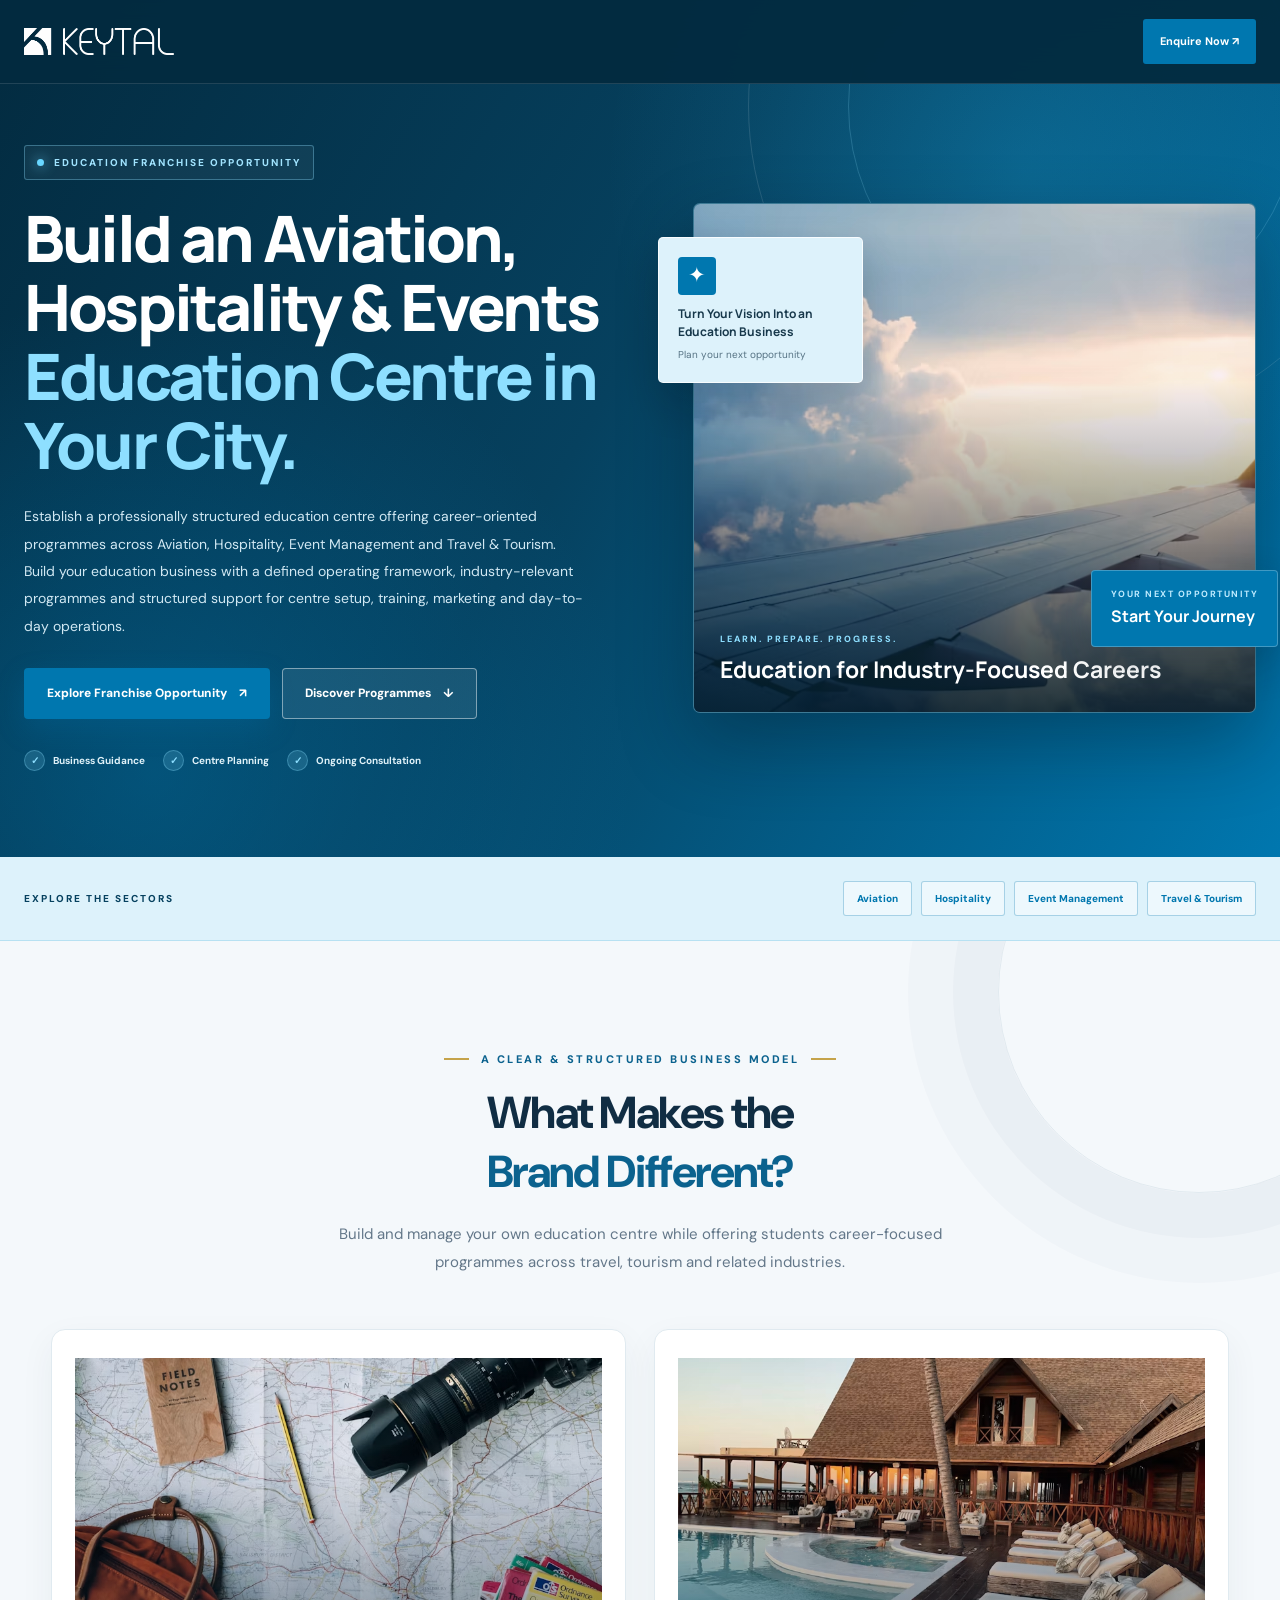
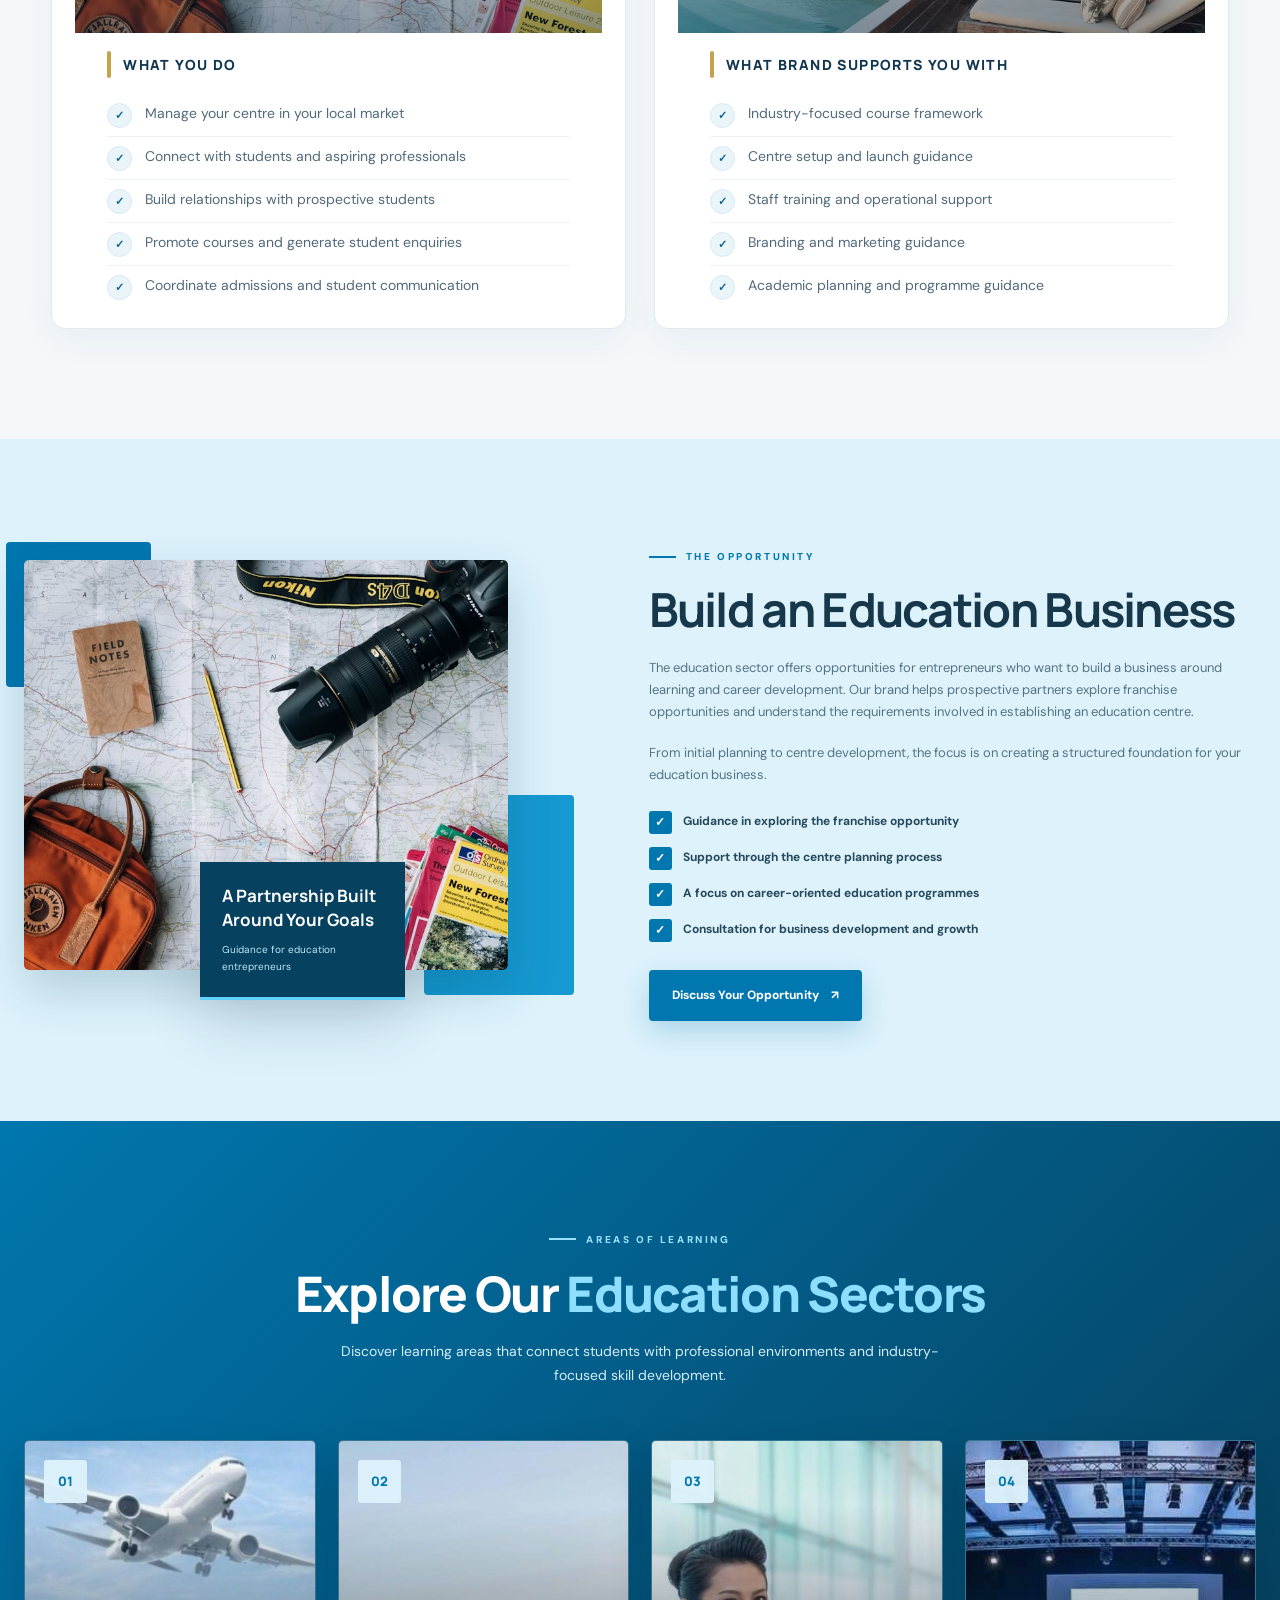
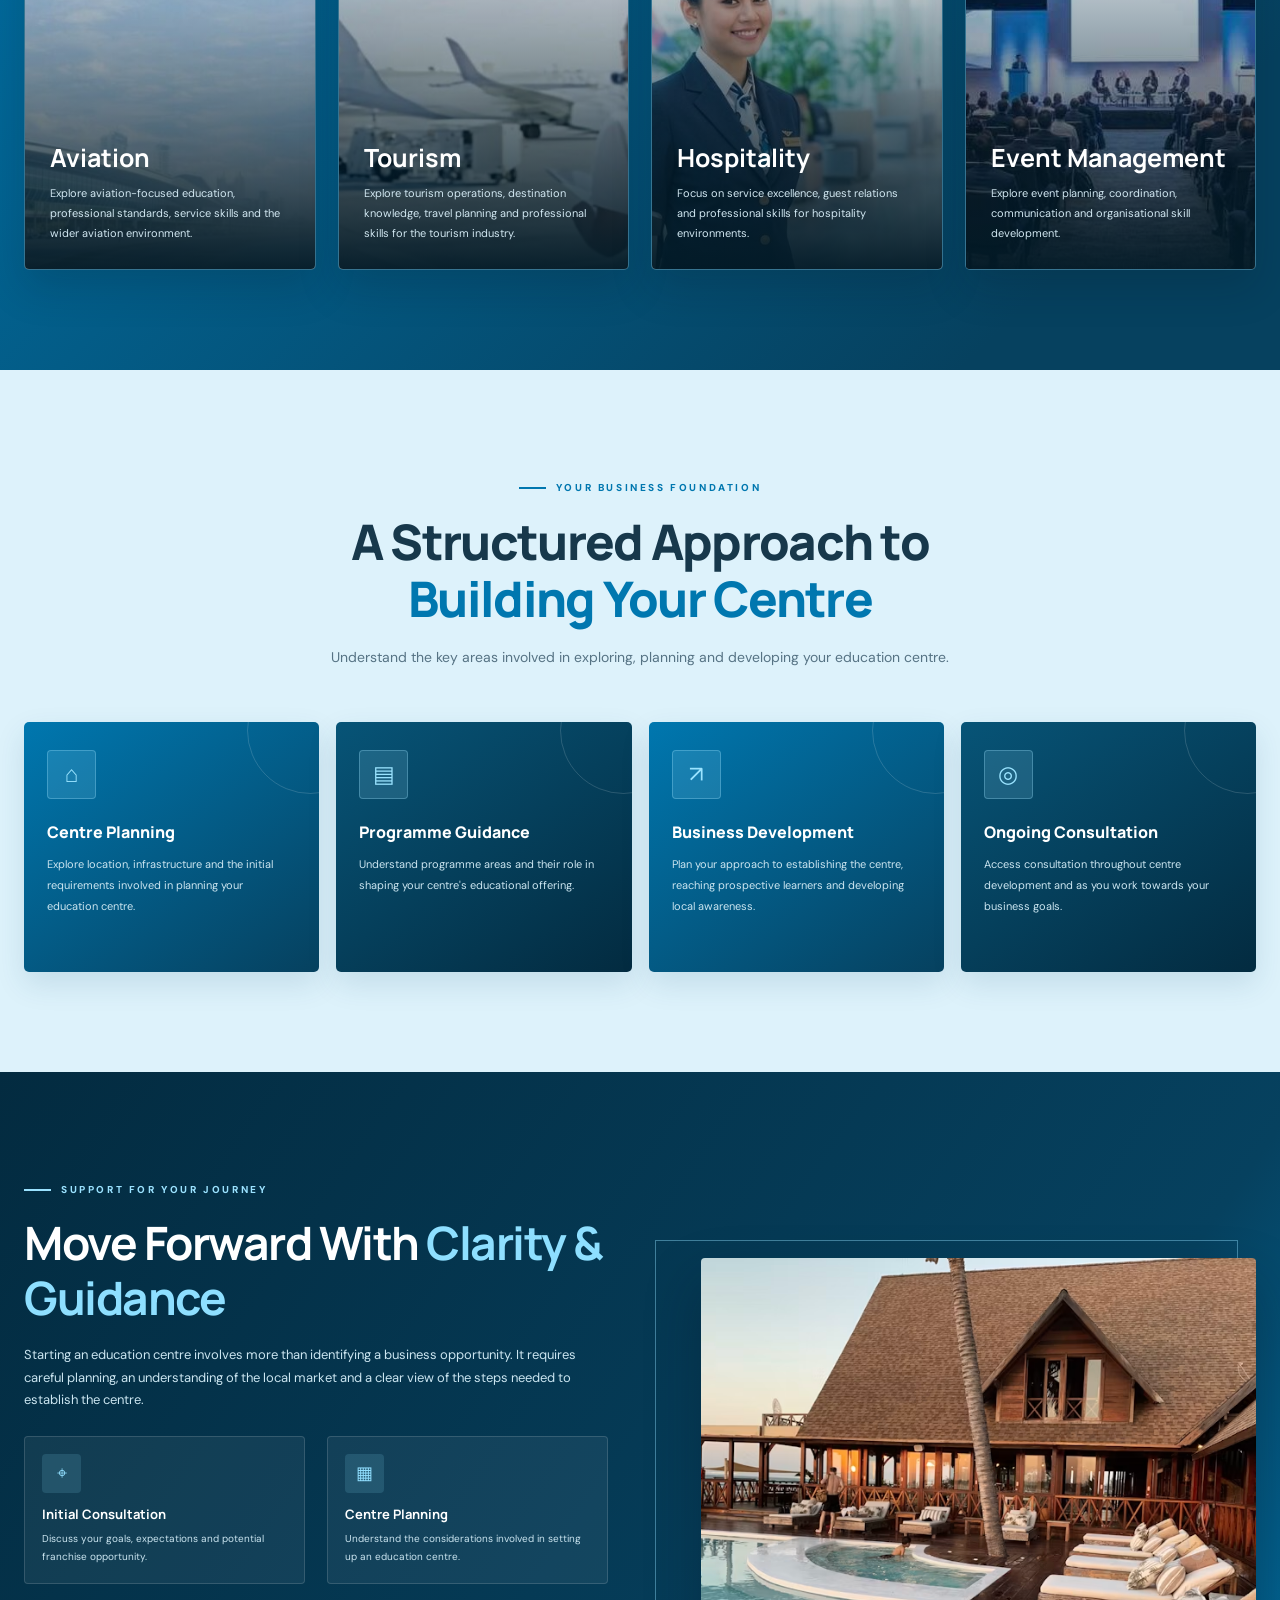
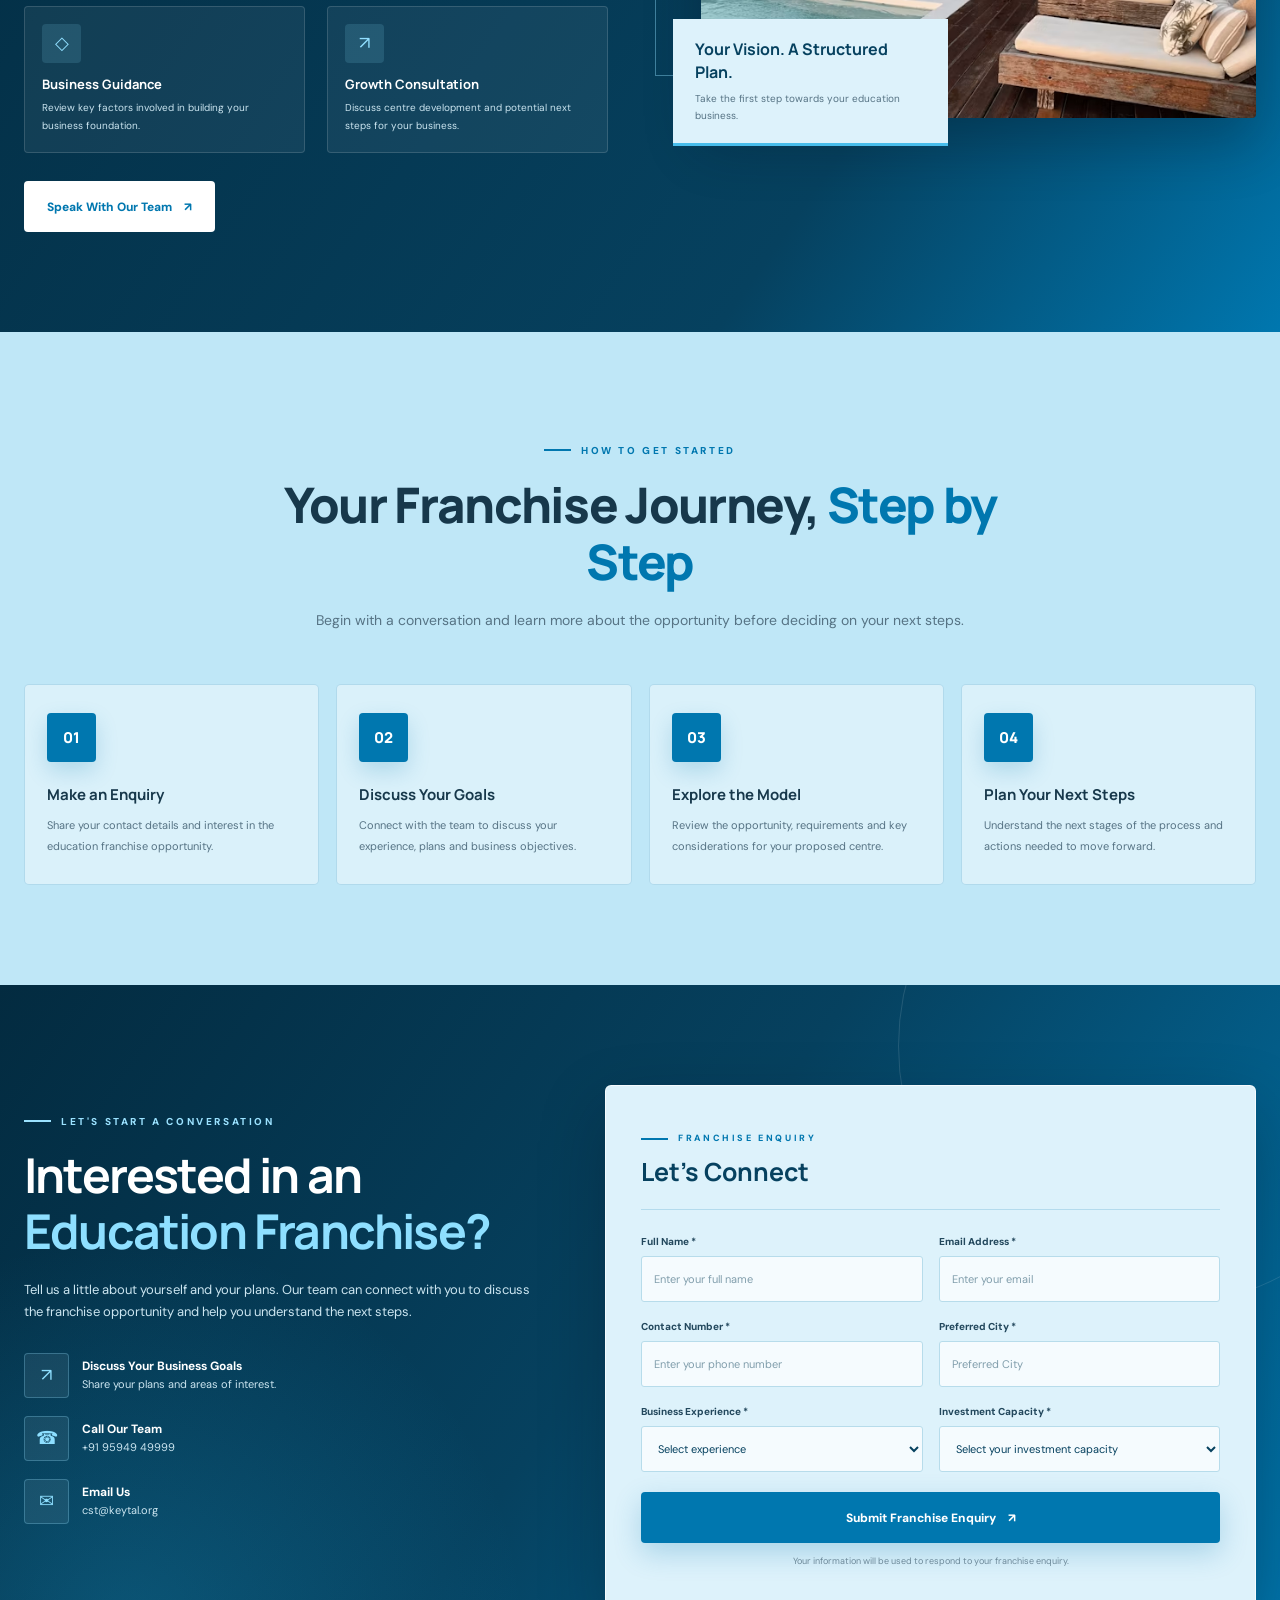
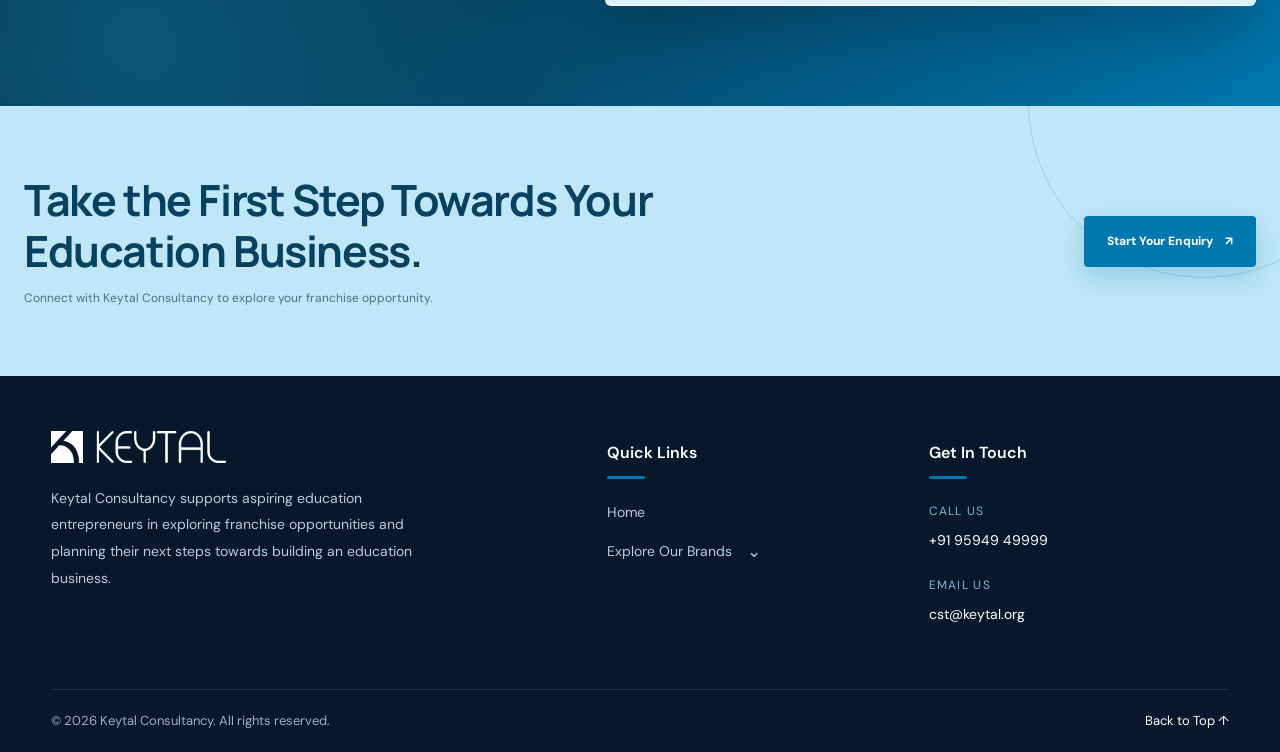
<file: columbus.html>
<!DOCTYPE html>
<html lang="en">
<head>
<meta charset="UTF-8">
<meta name="viewport" content="width=device-width, initial-scale=1.0">

<title>Keytal Consultancy | Aviation, Hospitality & Event Management Franchise</title>

<meta name="description" content="Explore franchise opportunities with Keytal Consultancy in aviation, hospitality, event management and travel education. Build an education business with structured guidance and support.">

<meta name="theme-color" content="#0077AF">

<link rel="preconnect" href="https://fonts.googleapis.com">
<link rel="preconnect" href="https://fonts.gstatic.com" crossorigin>
<link href="https://fonts.googleapis.com/css2?family=DM+Sans:wght@400;500;600;700;800&family=Manrope:wght@400;500;600;700;800&display=swap" rel="stylesheet">

<style>
:root {
    --blue: #0077AF;
    --blue-light: #1599D0;
    --blue-bright: #39B5E8;
    --navy: #06415F;
    --navy-dark: #032B40;
    --navy-deep: #021F30;
    --pale: #DDF2FB;
    --pale-2: #BFE7F7;
    --white: #FFFFFF;
    --text: #17384B;
    --muted: #567384;
    --border: rgba(0,119,175,.18);
    --container: 1240px;
    --shadow: 0 22px 60px rgba(2,43,64,.16);
}

* {
    margin: 0;
    padding: 0;
    box-sizing: border-box;
}

html {
    scroll-behavior: smooth;
    scroll-padding-top: 90px;
}

body {
    font-family: "DM Sans", sans-serif;
    background: #DDF2FB;
    color: var(--text);
    line-height: 1.7;
    overflow-x: hidden;
}

body.menu-open {
    overflow: hidden;
}

a {
    text-decoration: none;
    color: inherit;
}

img {
    max-width: 100%;
    display: block;
}

button, input, select, textarea {
    font: inherit;
}

button, a {
    -webkit-tap-highlight-color: transparent;
}

.container {
    width: min(var(--container), calc(100% - 48px));
    margin: 0 auto;
}

.section {
    position: relative;
    padding: 100px 0;
    overflow: hidden;
}

.section-light {
    background: #DDF2FB;
}

.section-blue {
    color: var(--white);
    background: linear-gradient(130deg, #0077AF 0%, #075477 65%, #06415F 100%);
}

.section-dark {
    color: var(--white);
    background: linear-gradient(125deg, #032B40, #06415F 70%, #0077AF);
}

.eyebrow {
    display: inline-flex;
    align-items: center;
    gap: 10px;
    font-size: 10px;
    letter-spacing: 2.6px;
    font-weight: 800;
    text-transform: uppercase;
    color: var(--blue);
    margin-bottom: 17px;
}

.eyebrow::before {
    content: "";
    width: 27px;
    height: 2px;
    background: currentColor;
}

.eyebrow-light {
    color: #9BE2FF;
}

.section-heading {
    text-align: center;
    max-width: 770px;
    margin: 0 auto 52px;
}

.section-heading h2 {
    font-family: "Manrope", sans-serif;
    font-size: clamp(32px, 4.2vw, 49px);
    font-weight: 800;
    letter-spacing: -1.7px;
    line-height: 1.17;
}

.section-heading h2 span {
    color: var(--blue);
}

.section-dark .section-heading h2 span,
.section-blue .section-heading h2 span {
    color: #91DFFF;
}

.section-heading p {
    max-width: 650px;
    margin: 18px auto 0;
    font-size: 14px;
    color: var(--muted);
}

.section-dark .section-heading p,
.section-blue .section-heading p {
    color: #D0E9F4;
}

.btn {
    min-height: 51px;
    display: inline-flex;
    align-items: center;
    justify-content: center;
    gap: 12px;
    padding: 13px 22px;
    border: 1px solid transparent;
    border-radius: 4px;
    font-size: 12px;
    font-weight: 800;
    cursor: pointer;
    transition: .3s ease;
}

.btn:hover {
    transform: translateY(-3px);
}

.btn-primary {
    background: var(--blue);
    color: var(--white);
    box-shadow: 0 10px 28px rgba(0,119,175,.24);
}

.btn-primary:hover {
    background: #005B88;
    box-shadow: 0 15px 35px rgba(0,80,122,.28);
}

.btn-light {
    background: var(--white);
    color: var(--blue);
}

.btn-light:hover {
    background: var(--pale);
}

.btn-glass {
    color: var(--white);
    background: rgba(255,255,255,.08);
    border-color: rgba(255,255,255,.45);
}

.btn-glass:hover {
    background: rgba(255,255,255,.18);
}

/* HEADER */

.site-header {
    height: 84px;
    position: fixed;
    z-index: 1000;
    inset: 0 0 auto;
    background: rgba(3,43,64,.96);
    border-bottom: 1px solid rgba(255,255,255,.12);
    backdrop-filter: blur(16px);
    transition: height .3s ease, box-shadow .3s ease;
}

.site-header.scrolled {
    height: 72px;
    box-shadow: 0 8px 28px rgba(0,20,32,.22);
}

.nav-wrap {
    height: 100%;
    display: flex;
    align-items: center;
    justify-content: space-between;
    gap: 25px;
}

.brand {
    display: flex;
    align-items: center;
    flex-shrink: 0;
}

.brand img {
    width: 150px;
    max-height: 62px;
    object-fit: contain;
}

.nav-links {
    display: flex;
    align-items: center;
    gap: 25px;
}

.nav-links > a {
    color: #D8EDF6;
    font-size: 11px;
    font-weight: 700;
    white-space: nowrap;
    position: relative;
    transition: color .25s ease;
}

.nav-links > a:not(.nav-cta)::after {
    content: "";
    position: absolute;
    left: 0;
    bottom: -9px;
    width: 0;
    height: 2px;
    background: #67D2FF;
    transition: width .3s ease;
}

.nav-links > a:hover,
.nav-links > a.active {
    color: #8EDFFF;
}

.nav-links > a:hover::after,
.nav-links > a.active::after {
    width: 100%;
}

.nav-links .nav-cta {
    background: var(--blue);
    color: var(--white);
    padding: 13px 17px;
    border-radius: 3px;
}

.nav-links .nav-cta:hover {
    background: #1599D0;
}

.menu-toggle {
    display: none;
    width: 43px;
    height: 43px;
    background: transparent;
    color: var(--white);
    border: 1px solid rgba(255,255,255,.3);
    border-radius: 4px;
    font-size: 25px;
    cursor: pointer;
}

/* HERO */

.hero {
    position: relative;
    padding: 145px 0 86px;
    min-height: 780px;
    display: flex;
    align-items: center;
    overflow: hidden;
    color: var(--white);
    background:
        radial-gradient(circle at 80% 20%, rgba(40,184,239,.20), transparent 34%),
        radial-gradient(circle at 12% 90%, rgba(0,119,175,.40), transparent 35%),
        linear-gradient(120deg, #032B40 0%, #06415F 47%, #0077AF 100%);
}

.hero::before {
    content: "";
    position: absolute;
    top: -220px;
    right: -120px;
    width: 650px;
    height: 650px;
    border: 1px solid rgba(255,255,255,.12);
    border-radius: 50%;
    animation: rotate 28s linear infinite;
}

.hero::after {
    content: "";
    position: absolute;
    top: -120px;
    right: -20px;
    width: 450px;
    height: 450px;
    border: 1px solid rgba(145,223,255,.20);
    border-radius: 50%;
    animation: rotate 22s linear infinite reverse;
}

.hero-grid {
    display: grid;
    grid-template-columns: 1.04fr .96fr;
    align-items: center;
    gap: 60px;
    position: relative;
    z-index: 2;
}

.hero-copy {
    animation: fadeUp .9s ease both;
}

.hero-label {
    display: inline-flex;
    align-items: center;
    gap: 10px;
    margin-bottom: 23px;
    padding: 8px 12px;
    border: 1px solid rgba(142,223,255,.35);
    border-radius: 3px;
    background: rgba(255,255,255,.05);
    color: #A1E4FF;
    font-size: 10px;
    font-weight: 800;
    letter-spacing: 2px;
}

.hero-label span {
    width: 7px;
    height: 7px;
    background: #69D7FF;
    border-radius: 50%;
    box-shadow: 0 0 13px #69D7FF;
}

.hero h1 {
    font-family: "Manrope", sans-serif;
    font-size: clamp(41px, 5vw, 65px);
    line-height: 1.08;
    letter-spacing: -2.8px;
    font-weight: 800;
    max-width: 680px;
}

.hero h1 span {
    color: #8EDFFF;
    display: block;
}

.hero-copy > p {
    max-width: 565px;
    margin: 24px 0 28px;
    color: #D1E8F3;
    font-size: 14px;
    line-height: 1.95;
}

.hero-actions {
    display: flex;
    flex-wrap: wrap;
    gap: 12px;
}

.hero-trust {
    display: flex;
    flex-wrap: wrap;
    gap: 18px;
    margin-top: 31px;
}

.trust-item {
    display: flex;
    align-items: center;
    gap: 8px;
    color: #E0F2F9;
    font-size: 10px;
    font-weight: 700;
}

.trust-check {
    width: 21px;
    height: 21px;
    display: grid;
    place-items: center;
    border-radius: 50%;
    background: rgba(139,224,255,.16);
    color: #8EDFFF;
    border: 1px solid rgba(139,224,255,.30);
}

.hero-visual {
    position: relative;
    animation: fadeRight 1s ease both;
}

.hero-image-wrap {
    height: 510px;
    position: relative;
    overflow: hidden;
    border: 1px solid rgba(255,255,255,.22);
    border-radius: 7px;
    background: #075477;
    box-shadow: 0 30px 75px rgba(0,15,25,.32);
}

.hero-image-wrap img {
    width: 100%;
    height: 100%;
    object-fit: cover;
    transition: transform .8s ease;
}

.hero-image-wrap:hover img {
    transform: scale(1.06);
}

.hero-image-wrap::after {
    content: "";
    position: absolute;
    inset: 0;
    background: linear-gradient(180deg, rgba(3,43,64,.02) 35%, rgba(3,30,45,.88) 100%);
}

.hero-image-caption {
    position: absolute;
    z-index: 2;
    left: 26px;
    right: 26px;
    bottom: 27px;
}

.hero-image-caption small {
    display: block;
    color: #8EDFFF;
    font-size: 9px;
    font-weight: 800;
    letter-spacing: 2px;
    text-transform: uppercase;
    margin-bottom: 7px;
}

.hero-image-caption strong {
    display: block;
    font-family: "Manrope", sans-serif;
    font-size: 23px;
    line-height: 1.35;
}

.hero-float-card {
    position: absolute;
    z-index: 4;
    top: 34px;
    left: -35px;
    width: 205px;
    padding: 19px;
    color: var(--text);
    background: #DDF2FB;
    border: 1px solid rgba(255,255,255,.8);
    border-radius: 5px;
    box-shadow: 0 18px 40px rgba(0,20,32,.2);
    animation: float 5s ease-in-out infinite;
}

.float-icon {
    width: 38px;
    height: 38px;
    display: grid;
    place-items: center;
    background: var(--blue);
    color: var(--white);
    border-radius: 4px;
    font-size: 21px;
    margin-bottom: 10px;
}

.hero-float-card strong {
    display: block;
    font-family: "Manrope", sans-serif;
    font-size: 12px;
    line-height: 1.5;
}

.hero-float-card small {
    display: block;
    font-size: 10px;
    color: var(--muted);
    margin-top: 5px;
}

.hero-side-tag {
    position: absolute;
    z-index: 5;
    right: -22px;
    bottom: 66px;
    padding: 16px 19px;
    background: var(--blue);
    border: 1px solid rgba(255,255,255,.25);
    box-shadow: 0 15px 40px rgba(0,30,45,.24);
    border-radius: 4px;
}

.hero-side-tag small {
    display: block;
    font-size: 9px;
    letter-spacing: 1.5px;
    color: #BEEBFF;
    font-weight: 700;
}

.hero-side-tag strong {
    font-family: "Manrope", sans-serif;
    display: block;
    font-size: 16px;
}

/* SECTOR BAR */

.sector-strip {
    background: #DDF2FB;
    padding: 24px 0;
    border-bottom: 1px solid #B7E1F2;
}

.sector-strip-inner {
    display: flex;
    justify-content: space-between;
    align-items: center;
    gap: 20px;
}

.sector-strip-label {
    color: var(--navy);
    font-size: 10px;
    font-weight: 800;
    letter-spacing: 2px;
}

.sector-items {
    display: flex;
    flex-wrap: wrap;
    justify-content: flex-end;
    gap: 9px;
}

.sector-items span {
    padding: 8px 13px;
    color: var(--blue);
    border: 1px solid rgba(0,119,175,.30);
    background: rgba(255,255,255,.48);
    border-radius: 3px;
    font-size: 10px;
    font-weight: 800;
}

/* ABOUT */

.about-grid {
    display: grid;
    grid-template-columns: .95fr 1.05fr;
    align-items: center;
    gap: 75px;
}

.about-visual {
    min-height: 440px;
    position: relative;
}

.about-visual img {
    width: 88%;
    height: 410px;
    object-fit: cover;
    border-radius: 5px;
    box-shadow: 0 20px 50px rgba(0,60,90,.20);
    position: relative;
    z-index: 1;
}

.about-visual::before {
    content: "";
    position: absolute;
    width: 145px;
    height: 145px;
    top: -18px;
    left: -18px;
    background: var(--blue);
    border-radius: 4px;
}

.about-visual::after {
    content: "";
    position: absolute;
    width: 150px;
    height: 200px;
    right: 0;
    bottom: 5px;
    background: #1599D0;
    border-radius: 4px;
}

.about-badge {
    position: absolute;
    z-index: 3;
    bottom: 0;
    left: 32%;
    width: 205px;
    padding: 22px;
    background: var(--navy);
    color: var(--white);
    box-shadow: var(--shadow);
    border-bottom: 3px solid #61D1FF;
}

.about-badge strong {
    font-family: "Manrope", sans-serif;
    display: block;
    font-size: 17px;
    line-height: 1.45;
}

.about-badge span {
    display: block;
    margin-top: 8px;
    color: #C0E7F7;
    font-size: 10px;
}

.about-copy h2 {
    font-family: "Manrope", sans-serif;
    font-size: clamp(32px, 4vw, 47px);
    letter-spacing: -1.7px;
    line-height: 1.18;
}

.about-copy h2 span {
    color: var(--blue);
}

.about-copy > p {
    color: var(--muted);
    font-size: 13px;
    margin-top: 19px;
}

.check-list {
    display: grid;
    gap: 13px;
    margin: 25px 0 28px;
}

.check-row {
    display: flex;
    align-items: flex-start;
    gap: 11px;
    font-size: 12px;
    font-weight: 700;
    color: #27495D;
}

.check-row span {
    display: grid;
    place-items: center;
    flex-shrink: 0;
    width: 23px;
    height: 23px;
    color: var(--white);
    background: var(--blue);
    border-radius: 3px;
    font-size: 12px;
}

/* SECTOR CARDS */

.sector-section {
    background: linear-gradient(135deg, #0077AF, #06415F 85%);
    color: var(--white);
}

.sector-section .section-heading h2 span {
    color: #8EDFFF;
}

.sector-section .section-heading p {
    color: #D4EDF7;
}

.sector-grid {
    display: grid;
    grid-template-columns: repeat(4, 1fr);
    gap: 22px;
}

.sector-card {
    position: relative;
    overflow: hidden;
    height: 430px;
    border-radius: 5px;
    background: #075477;
    border: 1px solid rgba(255,255,255,.19);
    box-shadow: 0 18px 40px rgba(0,20,32,.17);
    transition: transform .4s ease, box-shadow .4s ease;
}

.sector-card:hover {
    transform: translateY(-9px);
    box-shadow: 0 28px 50px rgba(0,20,32,.3);
}

.sector-card img {
    width: 100%;
    height: 100%;
    object-fit: cover;
    transition: transform .8s ease;
}

.sector-card:hover img {
    transform: scale(1.09);
}

.sector-card::after {
    content: "";
    position: absolute;
    inset: 0;
    background: linear-gradient(180deg, rgba(3,43,64,.04) 15%, rgba(3,35,53,.38) 45%, rgba(2,26,39,.97) 100%);
}

.sector-card-top {
    position: absolute;
    z-index: 2;
    top: 19px;
    left: 19px;
    width: 43px;
    height: 43px;
    display: grid;
    place-items: center;
    background: rgba(221,242,251,.96);
    color: var(--blue);
    font-family: "Manrope", sans-serif;
    font-size: 13px;
    font-weight: 800;
    border-radius: 3px;
}

.sector-card-content {
    position: absolute;
    z-index: 2;
    left: 25px;
    right: 25px;
    bottom: 25px;
}

.sector-card-content small {
    display: block;
    color: #8EDFFF;
    letter-spacing: 2px;
    font-size: 9px;
    font-weight: 800;
    margin-bottom: 9px;
    text-transform: uppercase;
}

.sector-card-content h3 {
    font-family: "Manrope", sans-serif;
    font-size: 25px;
    line-height: 1.3;
    margin-bottom: 10px;
}

.sector-card-content p {
    color: #D1E7F1;
    font-size: 11px;
    line-height: 1.8;
}

.sector-card-content a {
    display: inline-flex;
    gap: 9px;
    align-items: center;
    margin-top: 17px;
    color: #8EDFFF;
    font-size: 11px;
    font-weight: 800;
}

/* FRANCHISE MODEL */

.model-grid {
    display: grid;
    grid-template-columns: repeat(4, 1fr);
    gap: 17px;
}

.model-card {
    position: relative;
    padding: 28px 23px;
    min-height: 250px;
    border-radius: 5px;
    color: var(--white);
    background: linear-gradient(145deg, #0077AF, #06415F);
    box-shadow: 0 12px 30px rgba(0,75,110,.12);
    overflow: hidden;
    transition: transform .35s ease, box-shadow .35s ease;
}

.model-card:nth-child(even) {
    background: linear-gradient(145deg, #075477, #032B40);
}

.model-card::after {
    content: "";
    position: absolute;
    width: 125px;
    height: 125px;
    right: -55px;
    top: -55px;
    border: 1px solid rgba(255,255,255,.15);
    border-radius: 50%;
    transition: transform .4s ease;
}

.model-card:hover {
    transform: translateY(-7px);
    box-shadow: 0 22px 40px rgba(0,55,85,.2);
}

.model-card:hover::after {
    transform: scale(1.5);
}

.model-icon {
    width: 49px;
    height: 49px;
    display: grid;
    place-items: center;
    background: rgba(160,228,255,.15);
    border: 1px solid rgba(160,228,255,.3);
    color: #9BE4FF;
    border-radius: 4px;
    font-size: 23px;
    margin-bottom: 22px;
}

.model-card h3 {
    font-family: "Manrope", sans-serif;
    font-size: 16px;
    font-weight: 800;
    margin-bottom: 10px;
    line-height: 1.45;
}

.model-card p {
    color: #CBE5F0;
    font-size: 11px;
    line-height: 1.9;
}

/* SUPPORT */

.support-grid {
    display: grid;
    grid-template-columns: 1fr 1fr;
    gap: 65px;
    align-items: center;
}

.support-copy h2 {
    font-family: "Manrope", sans-serif;
    font-size: clamp(32px, 4vw, 46px);
    letter-spacing: -1.5px;
    line-height: 1.2;
}

.support-copy h2 span {
    color: #8EDFFF;
}

.support-copy > p {
    margin: 19px 0 25px;
    color: #CBE5F0;
    font-size: 13px;
}

.support-features {
    display: grid;
    grid-template-columns: 1fr 1fr;
    gap: 22px;
}

.support-feature {
    padding: 17px;
    background: rgba(255,255,255,.06);
    border: 1px solid rgba(255,255,255,.14);
    border-radius: 4px;
    transition: background .3s ease, transform .3s ease;
}

.support-feature:hover {
    background: rgba(255,255,255,.11);
    transform: translateY(-4px);
}

.support-feature-icon {
    width: 39px;
    height: 39px;
    display: grid;
    place-items: center;
    background: rgba(145,223,255,.14);
    color: #91DFFF;
    border-radius: 4px;
    margin-bottom: 12px;
    font-size: 18px;
}

.support-feature h3 {
    font-family: "Manrope", sans-serif;
    font-size: 13px;
    line-height: 1.45;
    margin-bottom: 6px;
}

.support-feature p {
    color: #CBE5F0;
    font-size: 10px;
    line-height: 1.8;
}

.support-visual {
    position: relative;
    padding: 0 0 28px 28px;
}

.support-visual::before {
    content: "";
    position: absolute;
    inset: -18px 18px 70px -18px;
    border: 1px solid rgba(145,223,255,.42);
}

.support-visual img {
    position: relative;
    z-index: 1;
    width: 100%;
    height: 460px;
    object-fit: cover;
    border-radius: 4px;
    box-shadow: 0 25px 55px rgba(0,20,32,.3);
}

.support-note {
    position: absolute;
    z-index: 2;
    left: 0;
    bottom: 0;
    max-width: 275px;
    padding: 19px 22px;
    background: #DDF2FB;
    color: var(--navy);
    border-bottom: 3px solid #48BDEB;
}

.support-note strong {
    display: block;
    font-family: "Manrope", sans-serif;
    font-size: 16px;
    line-height: 1.45;
}

.support-note span {
    display: block;
    color: var(--muted);
    font-size: 10px;
    margin-top: 6px;
}

/* PROCESS */

.process-section {
    background: #BFE7F7;
}

.process-grid {
    display: grid;
    grid-template-columns: repeat(4, 1fr);
    gap: 17px;
    position: relative;
}

.process-card {
    position: relative;
    padding: 28px 22px;
    background: rgba(255,255,255,.43);
    border: 1px solid rgba(0,119,175,.19);
    border-radius: 5px;
    transition: transform .3s ease, background .3s ease;
}

.process-card:hover {
    transform: translateY(-7px);
    background: rgba(255,255,255,.78);
}

.process-number {
    width: 49px;
    height: 49px;
    display: grid;
    place-items: center;
    border-radius: 4px;
    color: var(--white);
    background: var(--blue);
    font-family: "Manrope", sans-serif;
    font-weight: 800;
    font-size: 15px;
    margin-bottom: 22px;
    box-shadow: 0 9px 22px rgba(0,119,175,.2);
}

.process-card h3 {
    font-family: "Manrope", sans-serif;
    font-size: 15px;
    margin-bottom: 10px;
    line-height: 1.4;
}

.process-card p {
    color: var(--muted);
    font-size: 11px;
    line-height: 1.85;
}

/* ENQUIRY */

.enquiry-section {
    position: relative;
    overflow: hidden;
    background:
        radial-gradient(circle at 10% 90%, rgba(30,173,226,.24), transparent 30%),
        linear-gradient(125deg, #032B40 0%, #06415F 48%, #0077AF 100%);
    color: var(--white);
}

.enquiry-section::before {
    content: "";
    position: absolute;
    right: -140px;
    top: -200px;
    width: 520px;
    height: 520px;
    border: 1px solid rgba(255,255,255,.12);
    border-radius: 50%;
}

.enquiry-grid {
    display: grid;
    grid-template-columns: .88fr 1.12fr;
    gap: 70px;
    align-items: start;
    position: relative;
    z-index: 1;
}

.enquiry-copy {
    padding-top: 18px;
}

.enquiry-copy h2 {
    font-family: "Manrope", sans-serif;
    font-size: clamp(34px, 4vw, 48px);
    letter-spacing: -1.8px;
    line-height: 1.17;
}

.enquiry-copy h2 span {
    color: #8EDFFF;
}

.enquiry-copy > p {
    color: #CBE5F0;
    font-size: 13px;
    margin: 20px 0 30px;
}

.enquiry-points {
    display: grid;
    gap: 18px;
}

.enquiry-point {
    display: flex;
    align-items: center;
    gap: 13px;
}

.enquiry-point-icon {
    width: 45px;
    height: 45px;
    flex-shrink: 0;
    display: grid;
    place-items: center;
    border: 1px solid rgba(145,223,255,.28);
    background: rgba(255,255,255,.07);
    border-radius: 4px;
    color: #8EDFFF;
    font-size: 18px;
}

.enquiry-point strong {
    display: block;
    font-size: 12px;
    line-height: 1.5;
}

.enquiry-point span,
.enquiry-point a {
    display: block;
    color: #CBE5F0;
    font-size: 11px;
    overflow-wrap: anywhere;
}

.enquiry-point a:hover {
    color: #8EDFFF;
}

.enquiry-form {
    padding: 35px;
    background: #DDF2FB;
    color: var(--navy);
    border: 1px solid rgba(255,255,255,.7);
    border-radius: 6px;
    box-shadow: 0 25px 65px rgba(0,15,25,.27);
}

.form-heading {
    padding-bottom: 21px;
    border-bottom: 1px solid rgba(0,119,175,.19);
    margin-bottom: 23px;
}

.form-heading .eyebrow {
    margin-bottom: 8px;
    font-size: 9px;
}

.form-heading h3 {
    font-family: "Manrope", sans-serif;
    font-size: 25px;
    line-height: 1.35;
}

.form-heading p {
    margin-top: 7px;
    color: var(--muted);
    font-size: 11px;
}

.form-grid {
    display: grid;
    grid-template-columns: 1fr 1fr;
    gap: 16px;
}

.form-group {
    min-width: 0;
}

.form-group.full {
    grid-column: 1 / -1;
}

.form-group label {
    display: block;
    margin-bottom: 6px;
    font-size: 10px;
    font-weight: 800;
    color: #23485D;
}

.form-group input,
.form-group select,
.form-group textarea {
    width: 100%;
    min-width: 0;
    border: 1px solid #B7DCEB;
    background: rgba(255,255,255,.72);
    color: var(--navy);
    border-radius: 3px;
    outline: none;
    padding: 12px;
    font-size: 11px;
    transition: border .25s ease, box-shadow .25s ease, background .25s ease;
}

.form-group input,
.form-group select {
    height: 46px;
}

.form-group textarea {
    min-height: 85px;
    resize: vertical;
}

.form-group input:focus,
.form-group select:focus,
.form-group textarea:focus {
    border-color: var(--blue);
    background: #FFFFFF;
    box-shadow: 0 0 0 3px rgba(0,119,175,.1);
}

.form-group input::placeholder,
.form-group textarea::placeholder {
    color: #819EAC;
}

.form-submit {
    width: 100%;
    border: none;
    margin-top: 20px;
}

.form-submit:disabled {
    opacity: .7;
    cursor: wait;
}

.form-privacy {
    color: #6D8999;
    text-align: center;
    font-size: 9px;
    margin-top: 11px;
}

/* FINAL CTA */

.final-cta {
    position: relative;
    overflow: hidden;
    background: #BFE7F7;
    padding: 68px 0;
}

.final-cta::before {
    content: "";
    position: absolute;
    width: 350px;
    height: 350px;
    right: -100px;
    top: -180px;
    border: 1px solid rgba(0,119,175,.2);
    border-radius: 50%;
}

.final-cta-inner {
    display: flex;
    align-items: center;
    justify-content: space-between;
    gap: 30px;
    position: relative;
    z-index: 1;
}

.final-cta h2 {
    max-width: 760px;
    color: var(--navy);
    font-family: "Manrope", sans-serif;
    font-size: clamp(29px, 4vw, 43px);
    line-height: 1.2;
    letter-spacing: -1.4px;
}

.final-cta p {
    color: #4C7084;
    font-size: 12px;
    margin-top: 11px;
}

.final-cta .btn {
    flex-shrink: 0;
}

/* ==============================
   HORIZONTAL FOOTER
============================== */

.site-footer {
    background: #07182C;
    color: #ffffff;
    padding: 55px 0 0;
    position: relative;
    overflow: visible;
}

.site-footer .container {
    width: min(1240px, 92%);
    margin: 0 auto;
}

.footer-grid {
    display: grid;
    grid-template-columns: 1.5fr 0.8fr 0.9fr;
    gap: 55px;
    align-items: start;
    padding-bottom: 40px;
}

/* BRAND */

.footer-brand {
    max-width: 390px;
}

.footer-brand img {
    width: 175px;
    height: auto;
    display: block;
    margin-bottom: 22px;
}

.footer-brand p {
    color: #bdcbd8;
    font-size: 14px;
    line-height: 1.9;
    margin: 0;
}

/* FOOTER HEADINGS */

.footer-column h4 {
    color: #ffffff;
    font-size: 16px;
    font-weight: 600;
    margin: 8px 0 22px;
    position: relative;
    padding-bottom: 12px;
}

.footer-column h4::after {
    content: "";
    position: absolute;
    left: 0;
    bottom: 0;
    width: 38px;
    height: 3px;
    border-radius: 5px;
    background: #0077AF;
}

/* QUICK LINKS */

.footer-links {
    display: flex;
    flex-direction: column;
    align-items: flex-start;
    gap: 13px;
}

.footer-links a,
.footer-dropdown-menu a {
    color: #bdcbd8;
    text-decoration: none;
    font-size: 14px;
    transition: color 0.3s ease, transform 0.3s ease;
}

.footer-links > a:hover,
.footer-dropdown-menu a:hover {
    color: #42b9f3;
    transform: translateX(4px);
}

/* DROPDOWN */

.footer-dropdown {
    position: relative;
    width: 100%;
}

.footer-dropdown-trigger {
    display: flex;
    align-items: center;
    justify-content: space-between;
    gap: 15px;
    background: transparent;
    border: none;
    padding: 0;
    color: #bdcbd8;
    font: inherit;
    font-size: 14px;
    cursor: pointer;
    transition: color 0.3s ease;
}

.footer-dropdown-trigger:hover,
.footer-dropdown-trigger[aria-expanded="true"] {
    color: #42b9f3;
}

.dropdown-arrow {
    font-size: 17px;
    transition: transform 0.3s ease;
}

.footer-dropdown-trigger[aria-expanded="true"] .dropdown-arrow {
    transform: rotate(180deg);
}

.footer-dropdown-menu {
    display: none;
    flex-direction: column;
    gap: 13px;
    margin-top: 14px;
    padding-left: 12px;
    border-left: 2px solid #0077AF;
}

.footer-dropdown.open .footer-dropdown-menu {
    display: flex;
}

/* CONTACT DETAILS */

.footer-contact-item {
    display: flex;
    flex-direction: column;
    align-items: flex-start;
    gap: 8px;
    margin-bottom: 22px;
}

.footer-contact-item span {
    color: #7fb8d5;
    font-size: 12px;
    text-transform: uppercase;
    letter-spacing: 1.3px;
}

.footer-contact-item a {
    color: #ffffff;
    font-size: 14px;
    text-decoration: none;
    overflow-wrap: anywhere;
    transition: color 0.3s ease;
}

.footer-contact-item a:hover {
    color: #42b9f3;
}

/* BOTTOM BAR */

.footer-bottom {
    border-top: 1px solid rgba(255, 255, 255, 0.12);
    padding: 20px 0;
    display: flex;
    align-items: center;
    justify-content: space-between;
    gap: 20px;
}

.footer-bottom p {
    color: #9fb0bf;
    font-size: 13px;
    margin: 0;
}

.footer-bottom a {
    color: #ffffff;
    font-size: 13px;
    text-decoration: none;
    transition: color 0.3s ease;
}

.footer-bottom a:hover {
    color: #42b9f3;
}

/* TABLET */

@media (max-width: 900px) {
    .footer-grid {
        grid-template-columns: 1.2fr 1fr;
        gap: 40px;
    }

    .footer-brand {
        grid-column: 1 / -1;
        max-width: 600px;
    }
}

/* MOBILE */

@media (max-width: 600px) {
    .site-footer {
        padding-top: 40px;
    }

    .footer-grid {
        grid-template-columns: 1fr;
        gap: 28px;
        padding-bottom: 30px;
    }

    .footer-brand {
        grid-column: auto;
    }

    .footer-brand img {
        width: 155px;
        margin-bottom: 16px;
    }

    .footer-column h4 {
        margin-top: 0;
        margin-bottom: 18px;
    }

    .footer-contact-item {
        margin-bottom: 18px;
    }

    .footer-bottom {
        align-items: flex-start;
        flex-direction: column;
        gap: 12px;
    }
}

/* BACK TO TOP */

.back-to-top {
    position: fixed;
    z-index: 900;
    right: 22px;
    bottom: 22px;
    width: 43px;
    height: 43px;
    display: grid;
    place-items: center;
    border: 1px solid rgba(255,255,255,.25);
    border-radius: 4px;
    color: var(--white);
    background: var(--blue);
    box-shadow: 0 8px 24px rgba(0,35,53,.24);
    font-size: 20px;
    cursor: pointer;
    opacity: 0;
    visibility: hidden;
    transform: translateY(10px);
    transition: all .3s ease;
}

.back-to-top.visible {
    opacity: 1;
    visibility: visible;
    transform: translateY(0);
}

.back-to-top:hover {
    background: var(--navy);
}

/* SCROLL REVEAL */

.reveal,
.reveal-left,
.reveal-right {
    opacity: 0;
    transition: opacity .75s ease, transform .75s ease;
}

.reveal {
    transform: translateY(27px);
}

.reveal-left {
    transform: translateX(-30px);
}

.reveal-right {
    transform: translateX(30px);
}

.reveal.revealed,
.reveal-left.revealed,
.reveal-right.revealed {
    opacity: 1;
    transform: translate(0,0);
}

@keyframes fadeUp {
    from { opacity: 0; transform: translateY(28px); }
    to { opacity: 1; transform: translateY(0); }
}

@keyframes fadeRight {
    from { opacity: 0; transform: translateX(30px); }
    to { opacity: 1; transform: translateX(0); }
}

@keyframes float {
    0%,100% { transform: translateY(0); }
    50% { transform: translateY(-10px); }
}

@keyframes rotate {
    from { transform: rotate(0deg); }
    to { transform: rotate(360deg); }
}

/* TABLET */

@media (max-width: 1100px) {
    .nav-links {
        gap: 16px;
    }

    .nav-links > a {
        font-size: 10px;
    }

    .hero-grid {
        gap: 38px;
    }

    .hero h1 {
        font-size: clamp(40px, 5vw, 57px);
    }

    .hero-image-wrap {
        height: 460px;
    }

    .model-grid,
    .process-grid {
        grid-template-columns: repeat(2, 1fr);
    }

    .footer-grid {
        grid-template-columns: repeat(2, 1fr);
        gap: 35px;
    }
}

/* MOBILE NAVIGATION + TABLET */

@media (max-width: 850px) {
    .container {
        width: min(calc(100% - 36px), var(--container));
    }

    .section {
        padding: 76px 0;
    }

    .site-header,
    .site-header.scrolled {
        height: 74px;
    }

    .brand img {
        width: 140px;
    }

    .menu-toggle {
        display: grid;
        place-items: center;
        z-index: 1002;
    }

    .nav-links {
        position: fixed;
        top: 0;
        right: -100%;
        width: min(360px, 88vw);
        height: 100dvh;
        padding: 100px 27px 35px;
        background: #032B40;
        border-left: 1px solid rgba(255,255,255,.13);
        display: flex;
        flex-direction: column;
        align-items: stretch;
        justify-content: flex-start;
        gap: 0;
        overflow-y: auto;
        transition: right .35s ease;
    }

    .nav-links.open {
        right: 0;
    }

    .nav-links > a {
        padding: 14px 0;
        border-bottom: 1px solid rgba(255,255,255,.12);
        font-size: 12px;
    }

    .nav-links .nav-cta {
        margin-top: 20px;
        text-align: center;
        border-bottom: 0;
    }

    .hero {
        min-height: unset;
        padding: 125px 0 68px;
    }

    .hero-grid {
        grid-template-columns: 1fr;
        gap: 48px;
    }

    .hero-copy {
        max-width: 720px;
    }

    .hero h1 {
        max-width: 690px;
        font-size: clamp(44px, 7.5vw, 64px);
    }

    .hero-copy > p {
        max-width: 630px;
    }

    .hero-visual {
        width: min(100%, 600px);
        margin: 0 auto;
    }

    .hero-image-wrap {
        height: 465px;
    }

    .hero-float-card {
        left: -10px;
    }

    .hero-side-tag {
        right: -8px;
    }

    .sector-strip-inner {
        flex-direction: column;
        align-items: flex-start;
    }

    .sector-items {
        justify-content: flex-start;
    }

    .about-grid,
    .support-grid,
    .enquiry-grid {
        grid-template-columns: 1fr;
        gap: 43px;
    }

    .about-visual {
        width: min(100%, 590px);
        margin: 0 auto;
    }

    .about-copy {
        max-width: 720px;
    }

    .sector-grid {
        grid-template-columns: repeat(2, 1fr);
    }

    .sector-card:last-child {
        grid-column: 1 / -1;
        width: calc(50% - 11px);
    }

    .support-visual {
        width: min(100%, 590px);
        margin: 0 auto;
    }

    .enquiry-copy {
        max-width: 680px;
    }

    .final-cta-inner {
        align-items: flex-start;
        flex-direction: column;
    }
}

/* SMALL MOBILE */

@media (max-width: 560px) {
    .container {
        width: calc(100% - 32px);
    }

    .section {
        padding: 62px 0;
    }

    .section-heading {
        margin-bottom: 34px;
    }

    .section-heading h2 {
        font-size: 32px;
        letter-spacing: -1px;
    }

    .hero {
        padding: 110px 0 52px;
    }

    .hero-label {
        font-size: 8px;
        letter-spacing: 1.4px;
        margin-bottom: 17px;
    }

    .hero h1 {
        font-size: clamp(37px, 10vw, 49px);
        letter-spacing: -1.8px;
    }

    .hero-copy > p {
        font-size: 12px;
        margin: 19px 0 22px;
    }

    .hero-actions {
        display: grid;
        grid-template-columns: 1fr;
    }

    .hero-actions .btn {
        width: 100%;
    }

    .hero-trust {
        gap: 12px 15px;
        margin-top: 24px;
    }

    .trust-item {
        font-size: 9px;
    }

    .hero-image-wrap {
        height: 360px;
    }

    .hero-float-card {
        top: 15px;
        left: -4px;
        width: 166px;
        padding: 12px;
    }

    .float-icon {
        width: 32px;
        height: 32px;
        font-size: 17px;
        margin-bottom: 7px;
    }

    .hero-float-card strong {
        font-size: 10px;
    }

    .hero-float-card small {
        font-size: 9px;
    }

    .hero-side-tag {
        right: -4px;
        bottom: 18px;
        padding: 12px 14px;
    }

    .hero-side-tag strong {
        font-size: 13px;
    }

    .hero-image-caption {
        left: 17px;
        right: 17px;
        bottom: 20px;
    }

    .hero-image-caption strong {
        font-size: 18px;
    }

    .sector-items {
        gap: 7px;
    }

    .sector-items span {
        padding: 7px 9px;
        font-size: 9px;
    }

    .about-grid,
    .support-grid {
        gap: 32px;
    }

    .about-visual {
        min-height: 330px;
    }

    .about-visual img {
        height: 310px;
        width: 91%;
    }

    .about-visual::before {
        width: 95px;
        height: 95px;
        top: -10px;
        left: -8px;
    }

    .about-visual::after {
        width: 90px;
        height: 140px;
    }

    .about-badge {
        left: 30%;
        width: 185px;
        padding: 15px;
    }

    .about-badge strong {
        font-size: 14px;
    }

    .about-copy h2,
    .support-copy h2,
    .enquiry-copy h2 {
        font-size: 32px;
        letter-spacing: -1px;
    }

    .sector-grid {
        grid-template-columns: 1fr;
        gap: 17px;
    }

    .sector-card,
    .sector-card:last-child {
        grid-column: auto;
        width: 100%;
        height: 385px;
    }

    .sector-card-content h3 {
        font-size: 23px;
    }

    .model-grid,
    .process-grid {
        grid-template-columns: 1fr;
        gap: 13px;
    }

    .model-card {
        min-height: unset;
        padding: 23px;
    }

    .model-icon {
        margin-bottom: 14px;
    }

    .support-features {
        grid-template-columns: 1fr 1fr;
        gap: 11px;
    }

    .support-feature {
        padding: 13px;
    }

    .support-feature h3 {
        font-size: 12px;
    }

    .support-feature p {
        font-size: 10px;
    }

    .support-visual {
        padding-left: 14px;
        padding-bottom: 25px;
    }

    .support-visual::before {
        inset: -10px 10px 65px -10px;
    }

    .support-visual img {
        height: 340px;
    }

    .support-note {
        max-width: 220px;
        padding: 15px;
    }

    .support-note strong {
        font-size: 14px;
    }

    .process-card {
        padding: 22px;
    }

    .process-number {
        margin-bottom: 15px;
    }

    .enquiry-grid {
        gap: 30px;
    }

    .enquiry-form {
        padding: 22px 16px;
    }

    .form-heading h3 {
        font-size: 22px;
    }

    .form-grid {
        grid-template-columns: 1fr;
        gap: 14px;
    }

    .form-group.full {
        grid-column: auto;
    }

    .final-cta {
        padding: 53px 0;
    }

    .final-cta h2 {
        font-size: 31px;
        letter-spacing: -1px;
    }

    .final-cta .btn {
        width: 100%;
    }

    .footer-grid {
        grid-template-columns: 1fr;
        gap: 31px;
    }

    .footer-bottom {
        flex-direction: column;
        align-items: flex-start;
        line-height: 1.7;
    }

    .back-to-top {
        right: 13px;
        bottom: 13px;
        width: 39px;
        height: 39px;
    }
}

@media (prefers-reduced-motion: reduce) {
    *,
    *::before,
    *::after {
        scroll-behavior: auto !important;
        animation-duration: .01ms !important;
        animation-iteration-count: 1 !important;
        transition-duration: .01ms !important;
    }

    .reveal,
    .reveal-left,
    .reveal-right {
        opacity: 1;
        transform: none;
    }
}

/* =========================================
   KEYTAL FRANCHISE MODEL SECTION
========================================= */

.model-section {
    position: relative;
    padding: 100px 0 110px;
    background: #f4f8fb;
    overflow: hidden;
    isolation: isolate;
}

.model-section::before {
    content: "";
    position: absolute;
    top: -150px;
    right: -120px;
    width: 400px;
    height: 400px;
    border: 1px solid rgba(11, 70, 105, 0.08);
    border-radius: 50%;
    box-shadow:
        0 0 0 45px rgba(11, 70, 105, 0.025),
        0 0 0 90px rgba(11, 70, 105, 0.02);
    z-index: -1;
}

.model-section .container {
    width: min(1240px, 92%);
    margin: 0 auto;
}

/* SECTION HEADING */

.model-section .section-head {
    max-width: 760px;
    margin: 0 auto 52px;
    text-align: center;
}

.model-section .eyebrow {
    display: inline-flex;
    align-items: center;
    gap: 12px;
    margin-bottom: 19px;
    color: #0b628e;
    font-size: 11px;
    font-weight: 800;
    letter-spacing: 2.5px;
    text-transform: uppercase;
}

.model-section .eyebrow::before,
.model-section .eyebrow::after {
    content: "";
    width: 25px;
    height: 2px;
    background: #c5a34a;
}

.model-section .section-head h2 {
    margin: 0;
    color: #102d43;
    font-size: clamp(30px, 3.5vw, 46px);
    line-height: 1.2;
    font-weight: 750;
    letter-spacing: -1.5px;
}

.model-section .section-head h2 span {
    display: block;
    margin-top: 5px;
    color: #0b628e;
}

.model-section .section-head p {
    max-width: 650px;
    margin: 20px auto 0;
    color: #637789;
    font-size: 15px;
    line-height: 1.9;
}

/* TWO-CARD LAYOUT */

.model-section .model-grid {
    display: grid;
    grid-template-columns: repeat(2, minmax(0, 1fr));
    gap: 28px;
    align-items: stretch;
}

/* INDIVIDUAL CARD */

.model-section .model-card {
    position: relative;
    display: flex;
    flex-direction: column;
    min-width: 0;
    background: #ffffff;
    border: 1px solid #e0eaf0;
    border-radius: 14px;
    overflow: hidden;
    box-shadow: 0 12px 35px rgba(13, 47, 69, 0.055);
    transition:
        transform 0.35s ease,
        box-shadow 0.35s ease,
        border-color 0.35s ease;
}

.model-section .model-card::before {
    content: "";
    position: absolute;
    top: 0;
    left: 0;
    width: 100%;
    height: 4px;
    background: linear-gradient(
        90deg,
        #0b4669 0%,
        #1688b8 65%,
        #c5a34a 100%
    );
    z-index: 2;
    transform: scaleX(0);
    transform-origin: left;
    transition: transform 0.4s ease;
}

.model-section .model-card:hover {
    transform: translateY(-8px);
    border-color: #c8dce8;
    box-shadow: 0 24px 55px rgba(13, 47, 69, 0.12);
}

.model-section .model-card:hover::before {
    transform: scaleX(1);
}

/* IMAGE PANEL */

.model-section .model-image {
    position: relative;
    height: 275px;
    overflow: hidden;
    background: #dceaf2;
}

.model-section .model-image::after {
    content: "";
    position: absolute;
    inset: 0;
    background: linear-gradient(
        180deg,
        rgba(5, 33, 52, 0.02) 35%,
        rgba(5, 33, 52, 0.42) 100%
    );
    pointer-events: none;
    transition: opacity 0.35s ease;
}

.model-section .model-card:hover .model-image::after {
    opacity: 0.75;
}

.model-section .model-image img {
    display: block;
    width: 100%;
    height: 100%;
    object-fit: cover;
    object-position: center;
    transition: transform 0.7s cubic-bezier(0.2, 0.7, 0.3, 1);
}

.model-section .model-card:hover .model-image img {
    transform: scale(1.055);
}

/* CARD CONTENT */

.model-section .model-content {
    position: relative;
    flex: 1;
    padding: 18px 32px 0px;
}

.model-section .model-content h3 {
    display: flex;
    align-items: center;
    gap: 12px;
    margin: 0 0 24px;
    color: #103650;
    font-size: 14px;
    font-weight: 800;
    letter-spacing: 1.4px;
    line-height: 1.5;
}

.model-section .model-content h3::before {
    content: "";
    flex: 0 0 4px;
    width: 4px;
    height: 27px;
    border-radius: 4px;
    background: #c5a34a;
}

.model-section .model-content ul {
    display: grid;
    gap: 0;
    margin: 0;
    padding: 0;
    list-style: none;
}

.model-section .model-content li {
    position: relative;
    display: flex;
    align-items: flex-start;
    gap: 13px;
    padding: 8px 0;
    color: #526a7b;
    font-size: 14px;
    line-height: 1.7;
    border-bottom: 1px solid #edf2f5;
}

.model-section .model-content li:first-child {
    padding-top: 0;
}

.model-section .model-content li:last-child {
    padding-bottom: 0;
    border-bottom: none;
}

.model-section .model-content li::before {
    content: "✓";
    display: flex;
    flex: 0 0 23px;
    align-items: center;
    justify-content: center;
    width: 23px;
    height: 23px;
    margin-top: 1px;
    color: #0b628e;
    background: #eaf5fa;
    border: 1px solid #d8eaf3;
    border-radius: 50%;
    font-size: 11px;
    font-weight: 800;
    transition:
        color 0.25s ease,
        background 0.25s ease;
}

.model-section .model-card:hover .model-content li::before {
    color: #ffffff;
    background: #0b628e;
    border-color: #0b628e;
}

/* REVEAL ANIMATION */

.model-section .model-card.reveal {
    transition:
        opacity 0.6s ease,
        transform 0.35s ease,
        box-shadow 0.35s ease,
        border-color 0.35s ease;
}

/* TABLET */

@media (max-width: 900px) {
    .model-section {
        padding: 80px 0;
    }

    .model-section .model-grid {
        gap: 20px;
    }

    .model-section .model-image {
        height: 225px;
    }

    .model-section .model-content {
        padding: 25px 23px 28px;
    }

    .model-section .model-content h3 {
        font-size: 12px;
        letter-spacing: 1px;
    }
}

/* MOBILE */

@media (max-width: 640px) {
    .model-section {
        padding: 65px 0 70px;
    }

    .model-section .section-head {
        margin-bottom: 35px;
        text-align: left;
    }

    .model-section .eyebrow {
        gap: 8px;
        font-size: 9px;
        letter-spacing: 1.5px;
    }

    .model-section .eyebrow::before,
    .model-section .eyebrow::after {
        width: 16px;
    }

    .model-section .section-head h2 {
        font-size: 32px;
        letter-spacing: -0.8px;
    }

    .model-section .section-head h2 span {
        display: inline;
    }

    .model-section .section-head p {
        margin-top: 16px;
        font-size: 14px;
        line-height: 1.8;
    }

    .model-section .model-grid {
        grid-template-columns: 1fr;
        gap: 24px;
    }

    .model-section .model-card {
        border-radius: 12px;
    }

    .model-section .model-image {
        height: 230px;
    }

    .model-section .model-content {
        padding: 25px 23px 28px;
    }

    .model-section .model-content h3 {
        margin-bottom: 21px;
        font-size: 13px;
    }

    .model-section .model-content li {
        font-size: 13px;
        padding: 14px 0;
    }
}

/* REDUCED MOTION ACCESSIBILITY */

@media (prefers-reduced-motion: reduce) {
    .model-section .model-card,
    .model-section .model-image img,
    .model-section .model-card::before,
    .model-section .model-content li::before {
        transition: none;
    }

    .model-section .model-card:hover {
        transform: none;
    }
}

</style>
</head>

<body>

<!-- HEADER -->
<header class="site-header" id="siteHeader">
    <div class="container nav-wrap">

        <a href="#home" class="brand" aria-label="Keytal Consultancy home">
            <img src="images/Logo Footer.webp" alt="Keytal Consultancy">
        </a>

        <button class="menu-toggle" id="menuBtn" aria-label="Open navigation" aria-expanded="false" aria-controls="nav">
            ☰
        </button>

        <nav class="nav-links" id="nav">
            <!-- <a href="#home" class="active">Home</a> -->
            
            <a href="#contact" class="nav-cta">Enquire Now ↗</a>
        </nav>

    </div>
</header>

<main>

<!-- HERO -->
<section class="hero" id="home">
    <div class="container hero-grid">

        <div class="hero-copy">
            <div class="hero-label"><span></span> EDUCATION FRANCHISE OPPORTUNITY</div>

            <h1>
                Build an Aviation, Hospitality & Events 
                <span>Education Centre in Your City.</span>
            </h1>

            <p>
                Establish a professionally structured education centre offering career-oriented programmes across Aviation, Hospitality, Event Management and Travel & Tourism. Build your education business with a defined operating framework, industry-relevant programmes and structured support for centre setup, training, marketing and day-to-day operations.
             </p>

            <div class="hero-actions">
                <a href="#contact" class="btn btn-primary">Explore Franchise Opportunity <span>↗</span></a>
                <a href="#opportunities" class="btn btn-glass">Discover Programmes <span>↓</span></a>
            </div>

            <div class="hero-trust">
                <div class="trust-item"><span class="trust-check">✓</span> Business Guidance</div>
                <div class="trust-item"><span class="trust-check">✓</span> Centre Planning</div>
                <div class="trust-item"><span class="trust-check">✓</span> Ongoing Consultation</div>
            </div>
        </div>

        <div class="hero-visual">
            <div class="hero-float-card">
                <div class="float-icon">✦</div>
                <strong>Turn Your Vision Into an Education Business</strong>
                <small>Plan your next opportunity</small>
            </div>

            <div class="hero-image-wrap">
                <img src="images/aviation.avif" alt="Aviation training and professional education" fetchpriority="high">
                <div class="hero-image-caption">
                    <small>Learn. Prepare. Progress.</small>
                    <strong>Education for Industry-Focused Careers</strong>
                </div>
            </div>

            <div class="hero-side-tag">
                <small>YOUR NEXT OPPORTUNITY</small>
                <strong>Start Your Journey</strong>
            </div>
        </div>

    </div>
</section>

<!-- SECTOR BAR -->
<div class="sector-strip">
    <div class="container sector-strip-inner">
        <div class="sector-strip-label">EXPLORE THE SECTORS</div>
        <div class="sector-items">
            <span>Aviation</span>
            <span>Hospitality</span>
            <span>Event Management</span>
            <span>Travel & Tourism</span>
        </div>
    </div>
</div>


<section class="section model-section" id="model">
    <div class="container">
        <div class="section-head reveal">
            <span class="eyebrow">A CLEAR & STRUCTURED BUSINESS MODEL</span>

            <h2>
                What Makes the
                <span>Brand Different?</span>
            </h2>

            <p>
                Build and manage your own  education
                centre while offering students career-focused
                programmes across travel, tourism and related
                industries.
            </p>
        </div>

        <div class="model-grid">
            <article class="model-card reveal">
                <div class="model-image">
                    <img src="images/Travel.avif" alt="Travel and tourism education centre">
                </div>

                <div class="model-content">
                    <h3>WHAT YOU DO</h3>
                    <ul>
                        <li>Manage your centre in your local market</li>
                        <li>Connect with students and aspiring professionals</li>
                        <!-- <li>Oversee day-to-day centre operations</li> -->
                        <li>Build relationships with prospective students</li>
                        <li>Promote courses and generate student enquiries</li>
                        <li>Coordinate admissions and student communication</li>
                    </ul>
                </div>
            </article>

            <article class="model-card reveal">
                <div class="model-image">
                    <img src="images/Hospitality.avif" alt="Keytal education centre support">
                </div>

                <div class="model-content">
                    <h3>WHAT BRAND SUPPORTS YOU WITH</h3>
                    <ul>
                        <li>Industry-focused course framework</li>
                        <li>Centre setup and launch guidance</li>
                        <li>Staff training and operational support</li>
                        <li>Branding and marketing guidance</li>
                        <li>Academic planning and programme guidance</li>
                        <!-- <li>Ongoing consultation for centre development</li> -->
                    </ul>
                </div>
            </article>
        </div>
    </div>
</section>

<!-- ABOUT -->
<section class="section section-light" id="about">
    <div class="container about-grid">

        <div class="about-visual reveal-left">
            <img src="images/Travel.avif" alt="Professional education and career development" loading="lazy">
            <div class="about-badge">
                <strong>A Partnership Built Around Your Goals</strong>
                <span>Guidance for education entrepreneurs</span>
            </div>
        </div>

        <div class="about-copy reveal-right">
            <div class="eyebrow">THE OPPORTUNITY</div>

            <h2>Build an Education Business </h2>

            <p>
                The education sector offers opportunities for entrepreneurs who want to build a business around learning and career development. Our brand helps prospective partners explore franchise opportunities and understand the requirements involved in establishing an education centre.
            </p>

            <p>
                From initial planning to centre development, the focus is on creating a structured foundation for your education business.
            </p>

            <div class="check-list">
                <div class="check-row"><span>✓</span> Guidance in exploring the franchise opportunity</div>
                <div class="check-row"><span>✓</span> Support through the centre planning process</div>
                <div class="check-row"><span>✓</span> A focus on career-oriented education programmes</div>
                <div class="check-row"><span>✓</span> Consultation for business development and growth</div>
            </div>

            <a href="#contact" class="btn btn-primary">Discuss Your Opportunity <span>↗</span></a>
        </div>

    </div>
</section>

<!-- SECTORS -->

<section class="section section-blue sector-section" id="opportunities">
    <div class="container">

        <div class="section-heading reveal">
            <div class="eyebrow eyebrow-light">AREAS OF LEARNING</div>
            <h2>Explore Our <span>Education Sectors</span></h2>
            <p>
                Discover learning areas that connect students with professional environments and industry-focused skill development.
            </p>
        </div>

        <div class="sector-grid">

            <article class="sector-card reveal">
                <img src="images/aviation.jpeg" alt="Aviation education" loading="lazy">
                <span class="sector-card-top">01</span>
                <div class="sector-card-content">
                    <!-- <small>CAREER-FOCUSED LEARNING</small> -->
                    <h3>Aviation</h3>
                    <p>Explore aviation-focused education, professional standards, service skills and the wider aviation environment.</p>
                    <!-- <a href="#contact">Enquire About This Sector <span>↗</span></a> -->
                </div>
            </article>

            <article class="sector-card reveal">
                <img src="images/tourism.jpeg" alt="Tourism education" loading="lazy">
                <span class="sector-card-top">02</span>
                <div class="sector-card-content">
                    <!-- <small>TRAVEL & DESTINATION STUDIES</small> -->
                    <h3>Tourism</h3>
                    <p>Explore tourism operations, destination knowledge, travel planning and professional skills for the tourism industry.</p>
                    <!-- <a href="#contact">Enquire About This Sector <span>↗</span></a> -->
                </div>
            </article>

            <article class="sector-card reveal">
                <img src="images/Hospitality.jpeg" alt="Hospitality education" loading="lazy">
                <span class="sector-card-top">03</span>
                <div class="sector-card-content">
                    <!-- <small>PROFESSIONAL DEVELOPMENT</small> -->
                    <h3>Hospitality</h3>
                    <p>Focus on service excellence, guest relations and professional skills for hospitality environments.</p>
                    <!-- <a href="#contact">Enquire About This Sector <span>↗</span></a> -->
                </div>
            </article>

            <article class="sector-card reveal">
                <img src="images/event.jpeg" alt="Event management education" loading="lazy">
                <span class="sector-card-top">04</span>
                <div class="sector-card-content">
                    <!-- <small>PLANNING & COORDINATION</small> -->
                    <h3>Event Management</h3>
                    <p>Explore event planning, coordination, communication and organisational skill development.</p>
                    <!-- <a href="#contact">Enquire About This Sector <span>↗</span></a> -->
                </div>
            </article>

        </div>
    </div>
</section>


<!-- FRANCHISE MODEL -->
<section class="section section-light" id="model">
    <div class="container">

        <div class="section-heading reveal">
            <div class="eyebrow">YOUR BUSINESS FOUNDATION</div>
            <h2>A Structured Approach to <span>Building Your Centre</span></h2>
            <p>
                Understand the key areas involved in exploring, planning and developing your education centre.
            </p>
        </div>

        <div class="model-grid">

            <article class="model-card reveal">
                <div class="model-icon">⌂</div>
                <h3>Centre Planning</h3>
                <p>Explore location, infrastructure and the initial requirements involved in planning your education centre.</p>
            </article>

            <article class="model-card reveal">
                <div class="model-icon">▤</div>
                <h3>Programme Guidance</h3>
                <p>Understand programme areas and their role in shaping your centre's educational offering.</p>
            </article>

            <article class="model-card reveal">
                <div class="model-icon">↗</div>
                <h3>Business Development</h3>
                <p>Plan your approach to establishing the centre, reaching prospective learners and developing local awareness.</p>
            </article>

            <article class="model-card reveal">
                <div class="model-icon">◎</div>
                <h3>Ongoing Consultation</h3>
                <p>Access consultation throughout centre development and as you work towards your business goals.</p>
            </article>

        </div>
    </div>
</section>

<!-- SUPPORT -->
<section class="section section-dark" id="support">
    <div class="container support-grid">

        <div class="support-copy reveal-left">
            <div class="eyebrow eyebrow-light">SUPPORT FOR YOUR JOURNEY</div>

            <h2>Move Forward With <span>Clarity & Guidance</span></h2>

            <p>
                Starting an education centre involves more than identifying a business opportunity. It requires careful planning, an understanding of the local market and a clear view of the steps needed to establish the centre.
            </p>

            <div class="support-features">

                <div class="support-feature">
                    <div class="support-feature-icon">⌖</div>
                    <h3>Initial Consultation</h3>
                    <p>Discuss your goals, expectations and potential franchise opportunity.</p>
                </div>

                <div class="support-feature">
                    <div class="support-feature-icon">▦</div>
                    <h3>Centre Planning</h3>
                    <p>Understand the considerations involved in setting up an education centre.</p>
                </div>

                <div class="support-feature">
                    <div class="support-feature-icon">◇</div>
                    <h3>Business Guidance</h3>
                    <p>Review key factors involved in building your business foundation.</p>
                </div>

                <div class="support-feature">
                    <div class="support-feature-icon">↗</div>
                    <h3>Growth Consultation</h3>
                    <p>Discuss centre development and potential next steps for your business.</p>
                </div>

            </div>

            <div style="margin-top:28px">
                <a href="#contact" class="btn btn-light">Speak With Our Team <span>↗</span></a>
            </div>
        </div>

        <div class="support-visual reveal-right">
            <img src="images/Hospitality.avif" alt="Professional learning and training environment" loading="lazy">
            <div class="support-note">
                <strong>Your Vision. A Structured Plan.</strong>
                <span>Take the first step towards your education business.</span>
            </div>
        </div>

    </div>
</section>

<!-- PROCESS -->
<section class="section process-section" id="process">
    <div class="container">

        <div class="section-heading reveal">
            <div class="eyebrow">HOW TO GET STARTED</div>
            <h2>Your Franchise Journey, <span>Step by Step</span></h2>
            <p>
                Begin with a conversation and learn more about the opportunity before deciding on your next steps.
            </p>
        </div>

        <div class="process-grid">

            <article class="process-card reveal">
                <div class="process-number">01</div>
                <h3>Make an Enquiry</h3>
                <p>Share your contact details and interest in the education franchise opportunity.</p>
            </article>

            <article class="process-card reveal">
                <div class="process-number">02</div>
                <h3>Discuss Your Goals</h3>
                <p>Connect with the team to discuss your experience, plans and business objectives.</p>
            </article>

            <article class="process-card reveal">
                <div class="process-number">03</div>
                <h3>Explore the Model</h3>
                <p>Review the opportunity, requirements and key considerations for your proposed centre.</p>
            </article>

            <article class="process-card reveal">
                <div class="process-number">04</div>
                <h3>Plan Your Next Steps</h3>
                <p>Understand the next stages of the process and actions needed to move forward.</p>
            </article>

        </div>
    </div>
</section>

<!-- ENQUIRY -->
<section class="section enquiry-section" id="contact">
    <div class="container enquiry-grid">

        <div class="enquiry-copy reveal-left">
            <div class="eyebrow eyebrow-light">LET'S START A CONVERSATION</div>

            <h2>Interested in an <span>Education Franchise?</span></h2>

            <p>
                Tell us a little about yourself and your plans. Our team can connect with you to discuss the franchise opportunity and help you understand the next steps.
            </p>

            <div class="enquiry-points">

                <div class="enquiry-point">
                    <div class="enquiry-point-icon">↗</div>
                    <div>
                        <strong>Discuss Your Business Goals</strong>
                        <span>Share your plans and areas of interest.</span>
                    </div>
                </div>

                <div class="enquiry-point">
                    <div class="enquiry-point-icon">☎</div>
                    <div>
                        <strong>Call Our Team</strong>
                        <span><a href="tel:+919594949999">+91 95949 49999</a></span>
                    </div>
                </div>

                <div class="enquiry-point">
                    <div class="enquiry-point-icon">✉</div>
                    <div>
                        <strong>Email Us</strong>
                        <span><a href="mailto:cst@keytal.org">cst@keytal.org</a></span>
                    </div>
                </div>

            </div>
        </div>

        <div class="enquiry-form reveal-right">

            <div class="form-heading">
                <div class="eyebrow">FRANCHISE ENQUIRY</div>
                <h3>Let's Connect</h3>
                <!-- <p>Complete the form and our team can get in touch with you.</p> -->
            </div>

            <form action="https://formsubmit.co/cst@keytal.org" method="POST" id="enquiryForm">

                <input type="hidden" name="_subject" value="New Education Franchise Enquiry - Keytal Consultancy">
                <input type="hidden" name="_next" value="https://keytal.org/thankyou.html">
                <input type="hidden" name="_template" value="table">
                <input type="text" name="_honey" style="display:none" tabindex="-1" autocomplete="off">

                <div class="form-grid">

                    <div class="form-group">
                        <label for="fullName">Full Name *</label>
                        <input type="text" id="fullName" name="Full Name" placeholder="Enter your full name" autocomplete="name" required>
                    </div>

                    <div class="form-group">
                        <label for="email">Email Address *</label>
                        <input type="email" id="email" name="Email Address" placeholder="Enter your email" autocomplete="email" required>
                    </div>

                    <div class="form-group">
                        <label for="phone">Contact Number *</label>
                        <input type="tel" id="phone" name="Contact Number" placeholder="Enter your phone number" autocomplete="tel" inputmode="tel" pattern="[+]?[0-9 ()-]{10,18}" required>
                    </div>

                     <div class="form-group">
                         <label for="email">Preferred City *</label>
            <input type="text" name="Preferred City" placeholder="Preferred City" autocomplete="address-level2" required>
          </div>

                    <div class="form-group">
                        <label for="experience">Business Experience *</label>
                        <select id="experience" name="Business Experience" required>
                            <option value="" disabled selected>Select experience</option>
                            <option value="0–1 years">0–1 years</option>
                            <option value="1–3 years">1–3 years</option>
                            <option value="3–5 years">3–5 years</option>
                            <option value="5–10 years">5–10 years</option>
                            <option value="10+ years">10+ years</option>
                        </select>
                    </div>
                    <div class="form-group ">
                        <label for="investment">Investment Capacity *</label>
                        <select id="investment" name="Investment Capacity" required>
                            <option value="" disabled selected>Select your investment capacity</option>
                            <option value="₹25–50 Lakhs">₹25–50 Lakhs</option>
                            <option value="₹51 Lakhs–₹1 Crore">₹51 Lakhs–₹1 Crore</option>
                            <option value="₹1.5–3 Crore">₹1.5–3 Crore</option>
                            <!-- <option value="Discuss Investment Options">Prefer to discuss investment options</option> -->
                        </select>
                    </div>
                    

                    

                    <!-- <div class="form-group full">
                        <label for="message">Additional Information (Optional)</label>
                        <textarea id="message" name="Additional Information" placeholder="Tell us about your plans, preferred location or questions"></textarea>
                    </div> -->

                </div>

                <button type="submit" class="btn btn-primary form-submit">
                    Submit Franchise Enquiry <span>↗</span>
                </button>

                <p class="form-privacy">Your information will be used to respond to your franchise enquiry.</p>

            </form>
        </div>

    </div>
</section>

<!-- FINAL CTA -->
<section class="final-cta">
    <div class="container final-cta-inner">
        <div>
            <h2>Take the First Step Towards Your Education Business.</h2>
            <p>Connect with Keytal Consultancy to explore your franchise opportunity.</p>
        </div>

        <a href="#contact" class="btn btn-primary">Start Your Enquiry <span>↗</span></a>
    </div>
</section>

</main>

<!-- FOOTER -->
<footer class="site-footer">
    <div class="container">

        <div class="footer-grid">

            <div class="footer-brand">
                <a href="#home" aria-label="Keytal Consultancy home">
                    <img src="images/Logo Footer.webp" alt="Keytal Consultancy logo" loading="lazy">
                </a>

                <p>
                    Keytal Consultancy supports aspiring education entrepreneurs in exploring franchise opportunities and planning their next steps towards building an education business.
                </p>
            </div>

            <div class="footer-column">
                <h4>Quick Links</h4>
                <div class="footer-links">
                    <a href="#home">Home</a>
                    
                    <div class="footer-dropdown" id="businessDropdown">
                    <button type="button" class="footer-dropdown-trigger" id="businessDropdownBtn" aria-expanded="false" aria-controls="businessDropdownMenu">
                        <span>Explore Our Brands</span>
                        <span class="dropdown-arrow">⌄</span>
                    </button>

                    <div class="footer-dropdown-menu" id="businessDropdownMenu">
                        <a href="frameboxx.html">Frameboxx </a>
                        <a href="columbus.html">Columbus</a>
                        <a href="develearn.html">Develearn </a>
                    </div>
                </div>
                </div>
            </div>

            <!-- <div class="footer-column">
                <h4>Business Opportunities</h4>

                <div class="footer-dropdown" id="businessDropdown">
                    <button type="button" class="footer-dropdown-trigger" id="businessDropdownBtn" aria-expanded="false" aria-controls="businessDropdownMenu">
                        <span>Explore Our Brands</span>
                        <span class="dropdown-arrow">⌄</span>
                    </button>

                    <div class="footer-dropdown-menu" id="businessDropdownMenu">
                        <a href="frameboxx.html">Frameboxx — Animation</a>
                        <a href="columbus.html">Aviation & Hospitality</a>
                        <a href="develearn.html">Develearn — Technology</a>
                    </div>
                </div>
            </div> -->

            <div class="footer-column">
                <h4>Get In Touch</h4>

                <div class="footer-contact-item">
                    <span>Call Us</span>
                    <a href="tel:+919594949999">+91 95949 49999</a>
                </div>

                <div class="footer-contact-item">
                    <span>Email Us</span>
                    <a href="mailto:cst@keytal.org">cst@keytal.org</a>
                </div>

            </div>

        </div>

        <div class="footer-bottom">
            <p>© <span id="currentYear"></span> Keytal Consultancy. All rights reserved.</p>
            <a href="#home">Back to Top ↑</a>
        </div>

    </div>
</footer>

<button class="back-to-top" id="backToTop" aria-label="Back to top">↑</button>

<script>
document.addEventListener("DOMContentLoaded", function () {

    const header = document.getElementById("siteHeader");
    const menuBtn = document.getElementById("menuBtn");
    const nav = document.getElementById("nav");
    const backToTop = document.getElementById("backToTop");
    const dropdown = document.getElementById("businessDropdown");
    const dropdownBtn = document.getElementById("businessDropdownBtn");
    const enquiryForm = document.getElementById("enquiryForm");

    // Header scroll effect
    function handleScroll() {
        header.classList.toggle("scrolled", window.scrollY > 35);
        backToTop.classList.toggle("visible", window.scrollY > 450);
    }

    window.addEventListener("scroll", handleScroll, { passive: true });
    handleScroll();

    // Mobile navigation
    function closeMenu() {
        nav.classList.remove("open");
        document.body.classList.remove("menu-open");
        menuBtn.setAttribute("aria-expanded", "false");
        menuBtn.setAttribute("aria-label", "Open navigation");
        menuBtn.textContent = "☰";
    }

    menuBtn.addEventListener("click", function () {
        const isOpen = nav.classList.toggle("open");

        document.body.classList.toggle("menu-open", isOpen);
        menuBtn.setAttribute("aria-expanded", String(isOpen));
        menuBtn.setAttribute("aria-label", isOpen ? "Close navigation" : "Open navigation");
        menuBtn.textContent = isOpen ? "×" : "☰";
    });

    nav.querySelectorAll("a").forEach(function (link) {
        link.addEventListener("click", closeMenu);
    });

    // Footer business dropdown
    dropdownBtn.addEventListener("click", function (event) {
        event.stopPropagation();

        const isOpen = dropdown.classList.toggle("open");
        dropdownBtn.setAttribute("aria-expanded", String(isOpen));
    });

    document.addEventListener("click", function (event) {
        if (!dropdown.contains(event.target)) {
            dropdown.classList.remove("open");
            dropdownBtn.setAttribute("aria-expanded", "false");
        }
    });

    // Close menus with Escape
    document.addEventListener("keydown", function (event) {
        if (event.key === "Escape") {
            closeMenu();
            dropdown.classList.remove("open");
            dropdownBtn.setAttribute("aria-expanded", "false");
        }
    });

    // Animated reveal on scroll
    const revealElements = document.querySelectorAll(
        ".reveal, .reveal-left, .reveal-right"
    );

    if ("IntersectionObserver" in window) {
        const revealObserver = new IntersectionObserver(function (entries, observer) {
            entries.forEach(function (entry) {
                if (entry.isIntersecting) {
                    entry.target.classList.add("revealed");
                    observer.unobserve(entry.target);
                }
            });
        }, {
            threshold: 0.12,
            rootMargin: "0px 0px -30px 0px"
        });

        revealElements.forEach(function (element) {
            revealObserver.observe(element);
        });
    } else {
        revealElements.forEach(function (element) {
            element.classList.add("revealed");
        });
    }

    // Active navigation based on visible section
    const sections = document.querySelectorAll("main section[id]");
    const navLinks = nav.querySelectorAll('a[href^="#"]');

    if ("IntersectionObserver" in window) {
        const sectionObserver = new IntersectionObserver(function (entries) {
            entries.forEach(function (entry) {
                if (entry.isIntersecting) {
                    navLinks.forEach(function (link) {
                        link.classList.toggle(
                            "active",
                            link.getAttribute("href") === "#" + entry.target.id
                        );
                    });
                }
            });
        }, {
            rootMargin: "-30% 0px -60% 0px"
        });

        sections.forEach(function (section) {
            sectionObserver.observe(section);
        });
    }

    // Back to top
    backToTop.addEventListener("click", function () {
        window.scrollTo({
            top: 0,
            behavior: "smooth"
        });
    });

    // Footer year
    document.getElementById("currentYear").textContent = new Date().getFullYear();

    // Form submission
    if (enquiryForm) {
        enquiryForm.addEventListener("submit", function (event) {
            if (!enquiryForm.checkValidity()) {
                event.preventDefault();
                enquiryForm.reportValidity();
                return;
            }

            const submitButton = enquiryForm.querySelector('button[type="submit"]');

            if (submitButton) {
                submitButton.disabled = true;
                submitButton.textContent = "Submitting Enquiry…";
            }
        });
    }

});
</script>

</body>
</html>
</file>
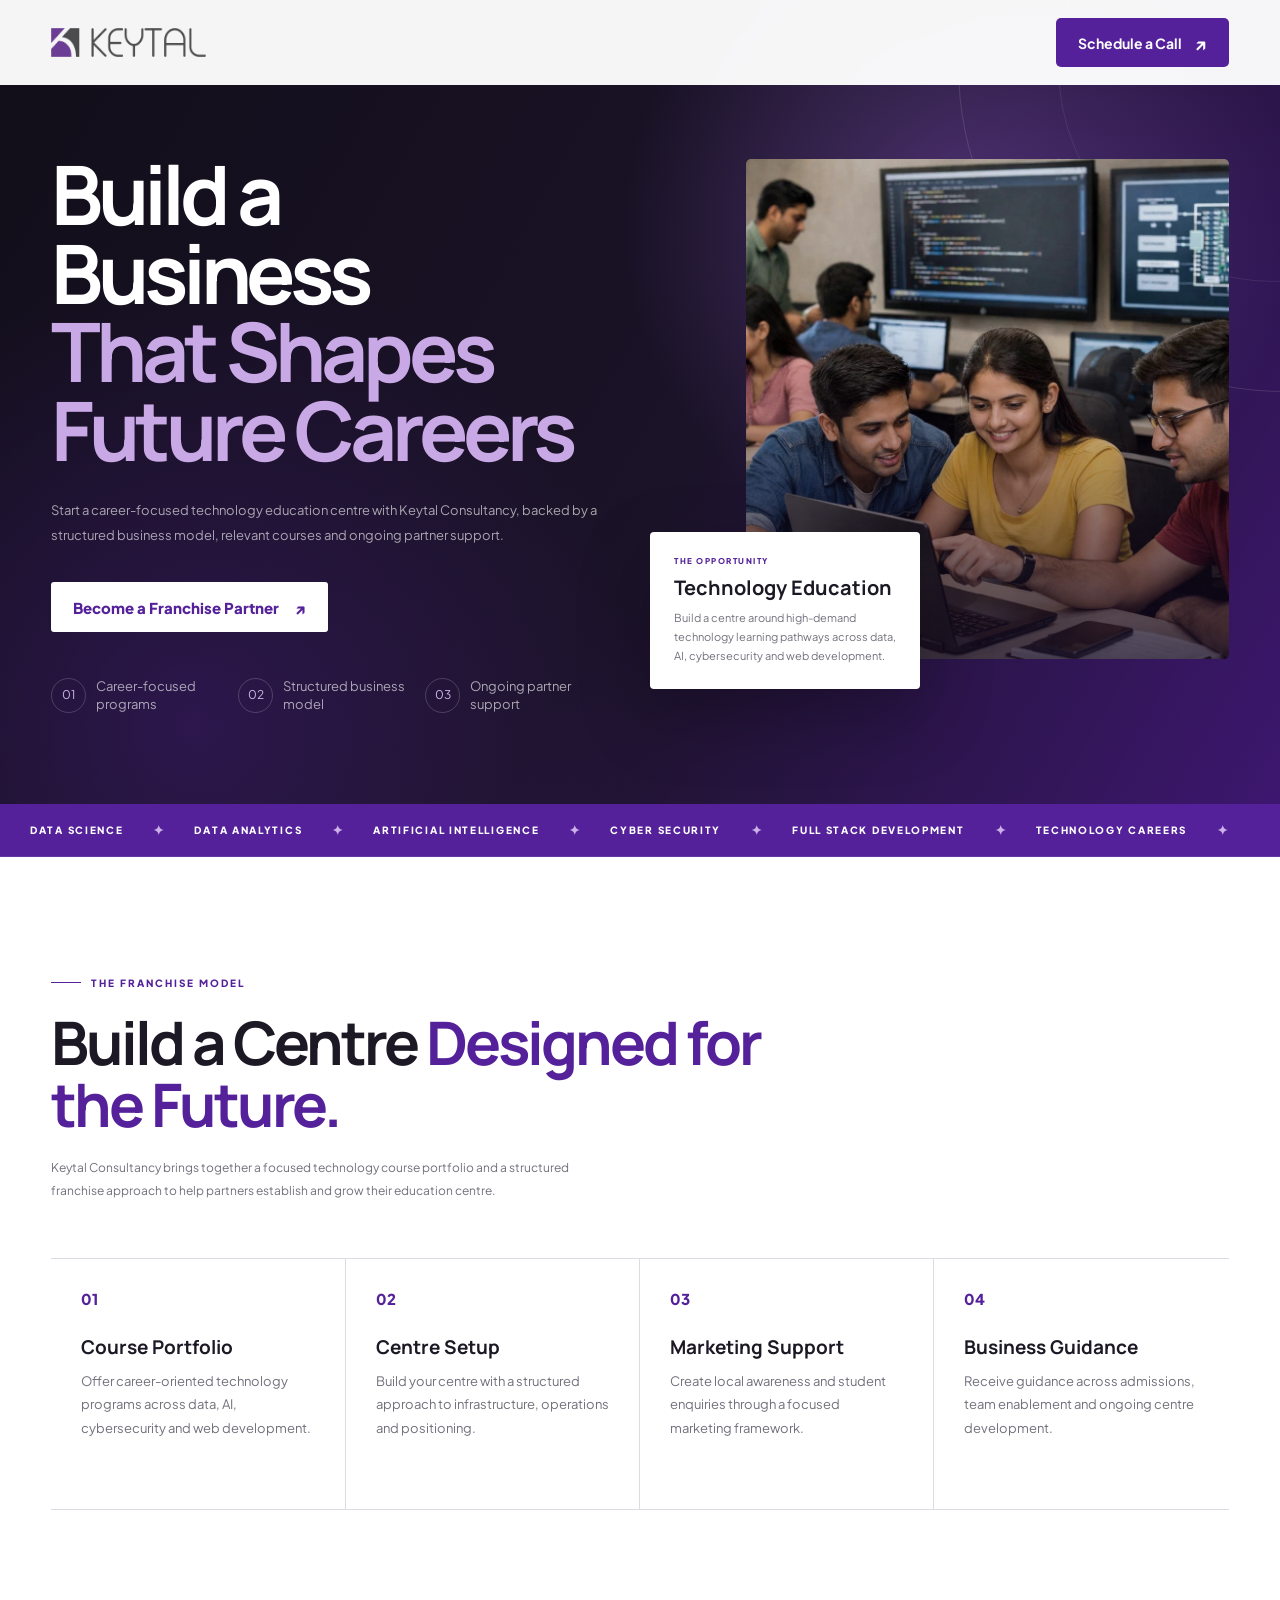
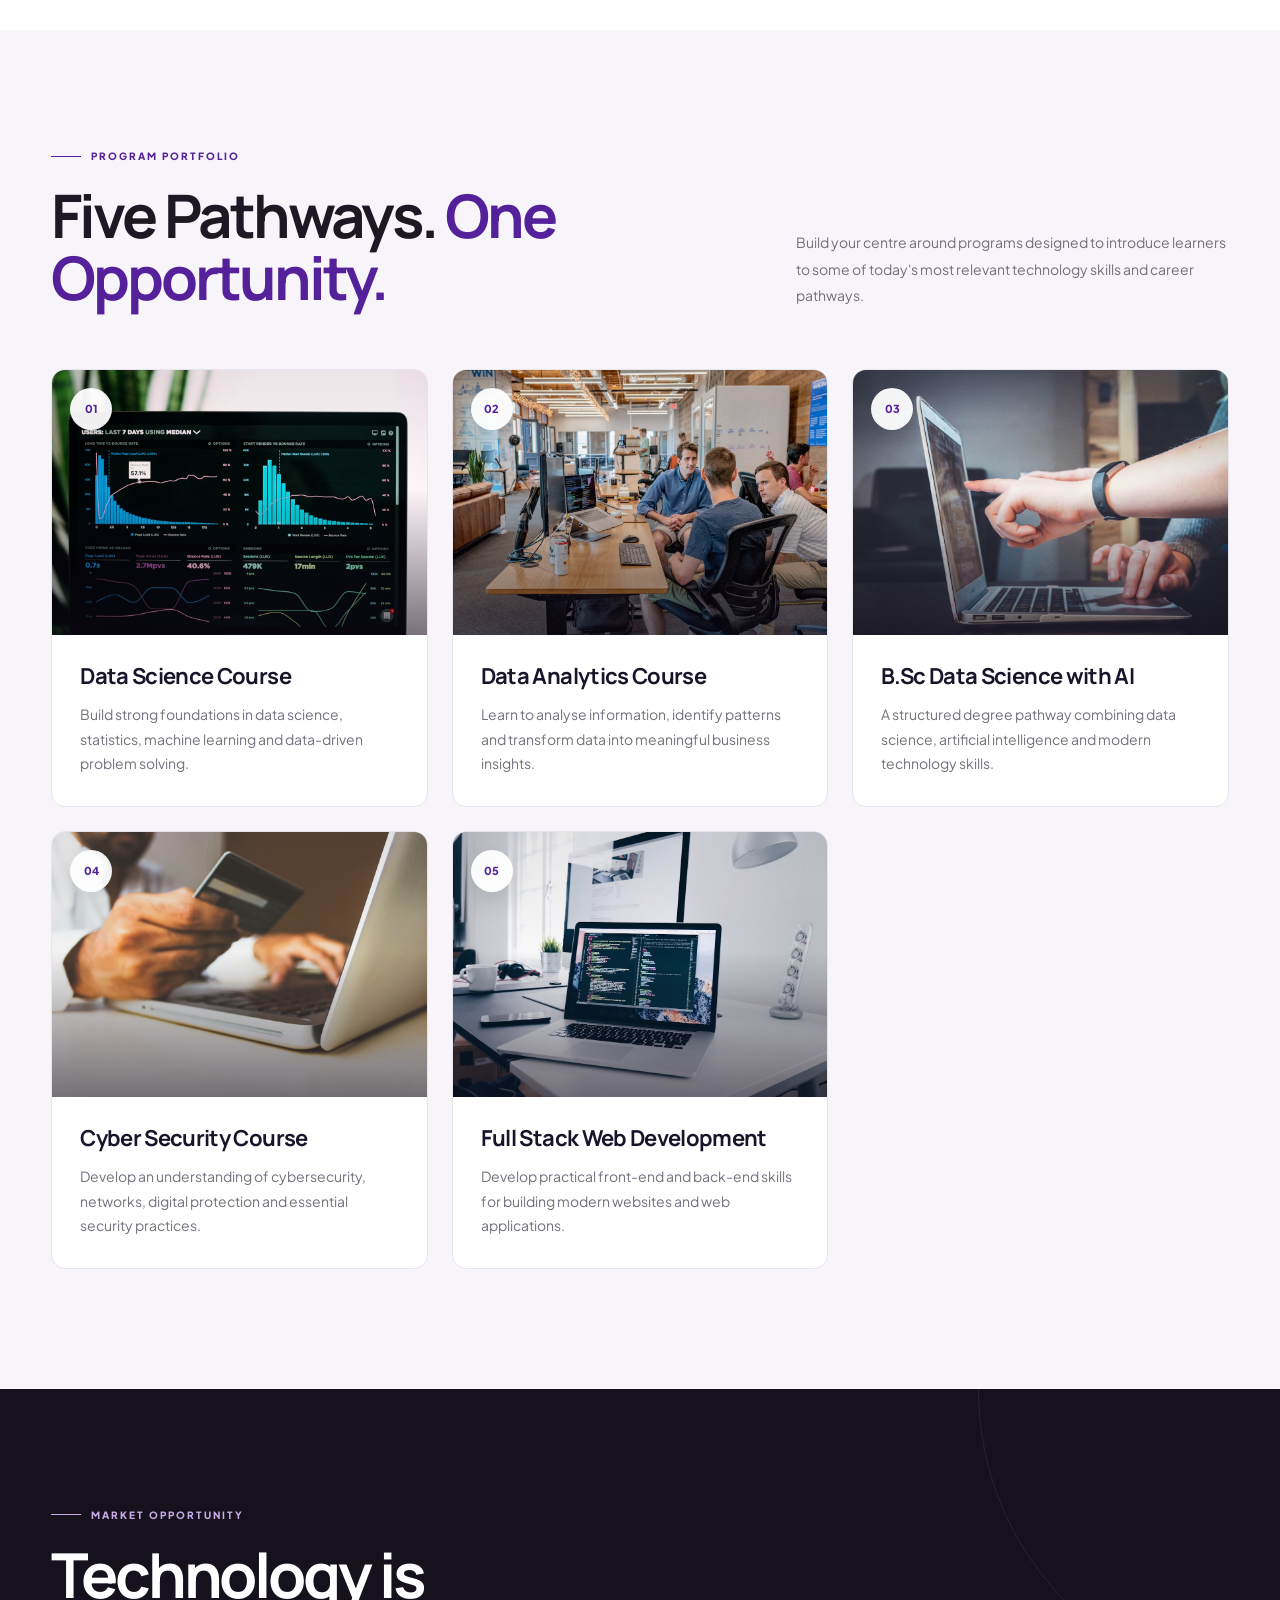
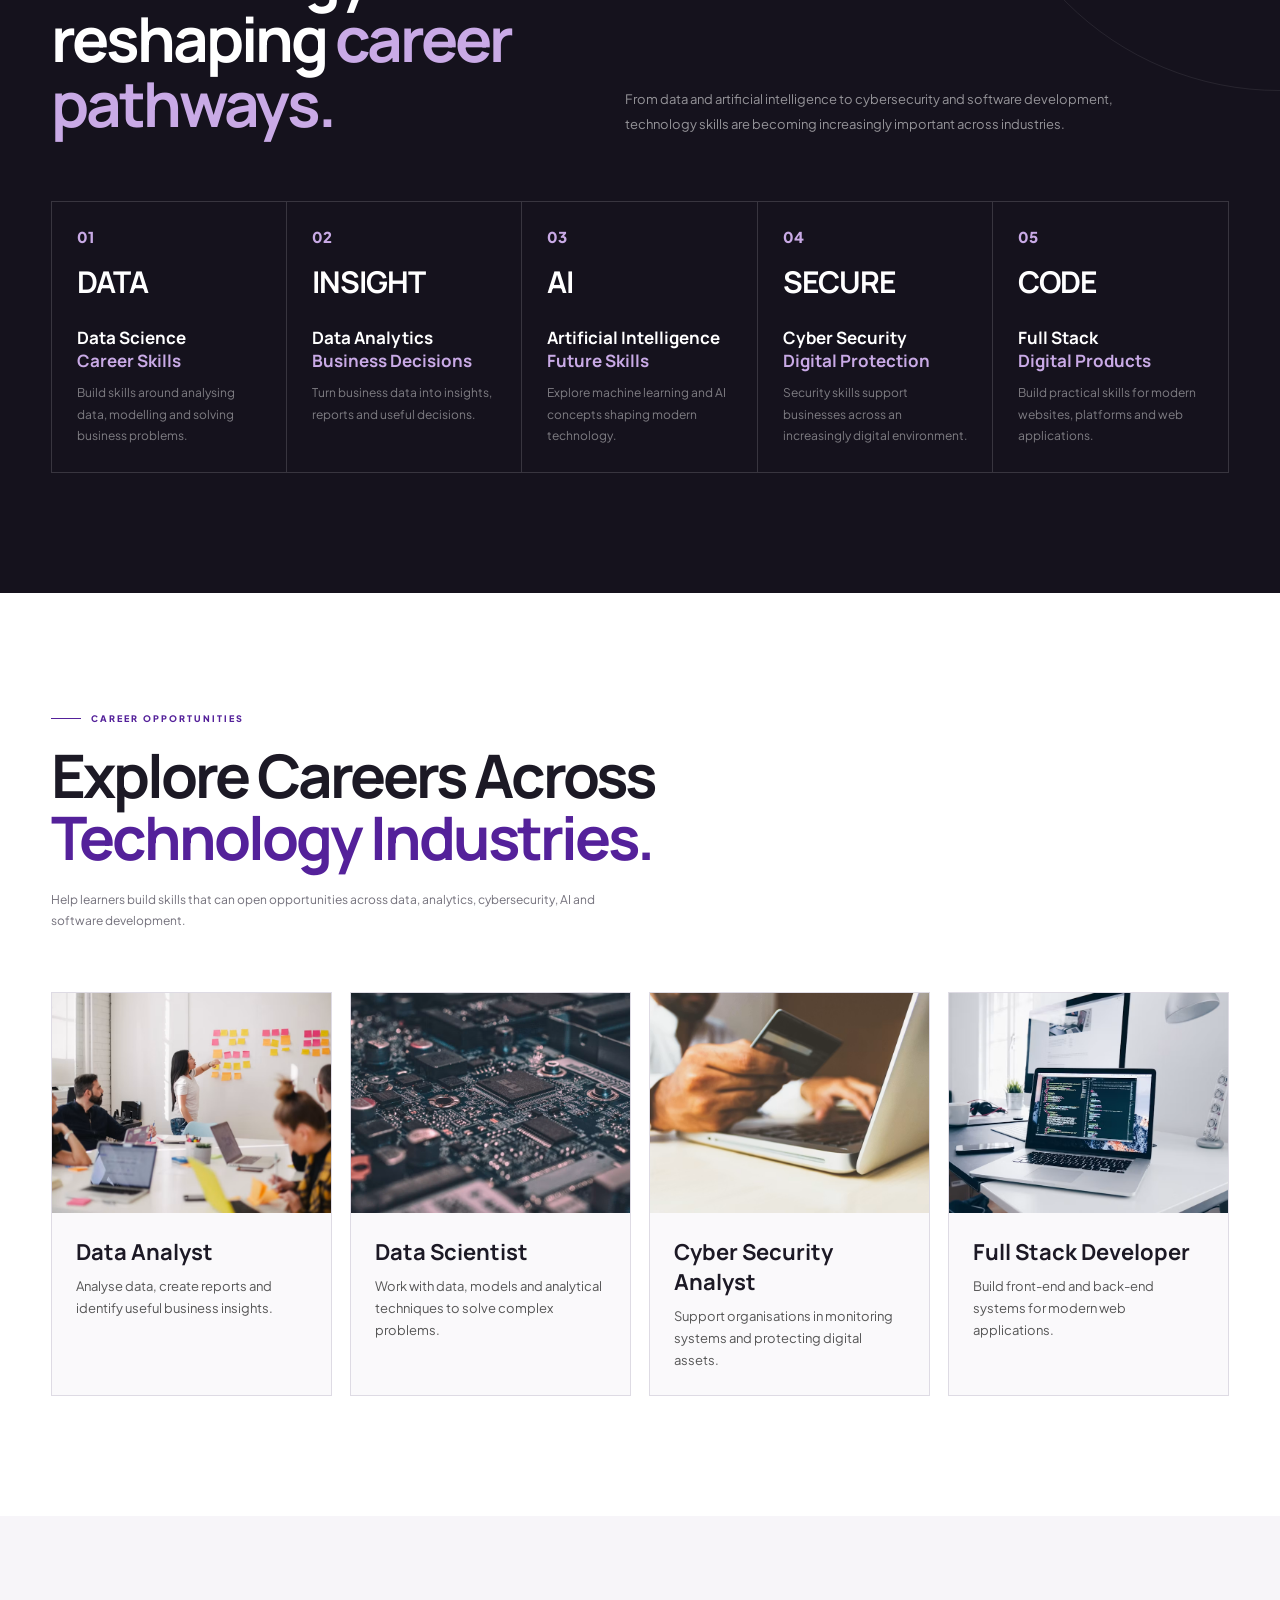
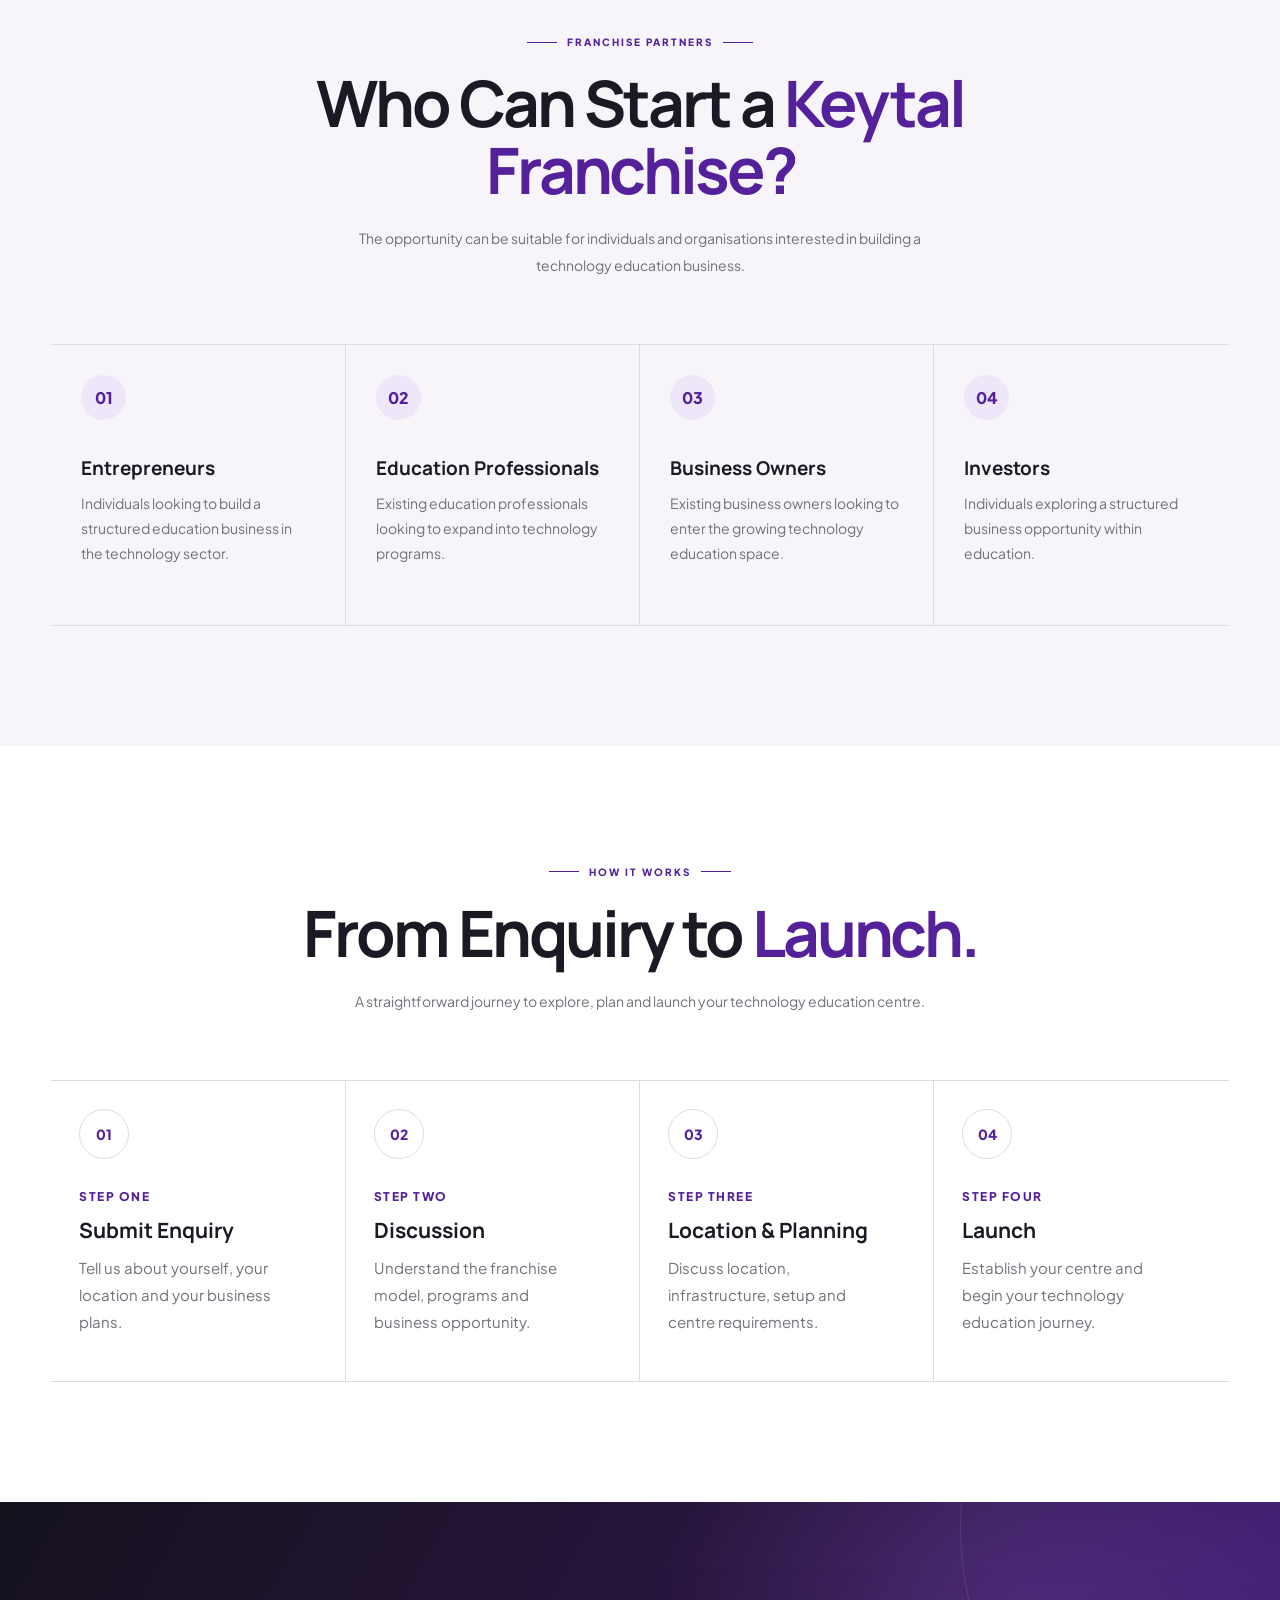
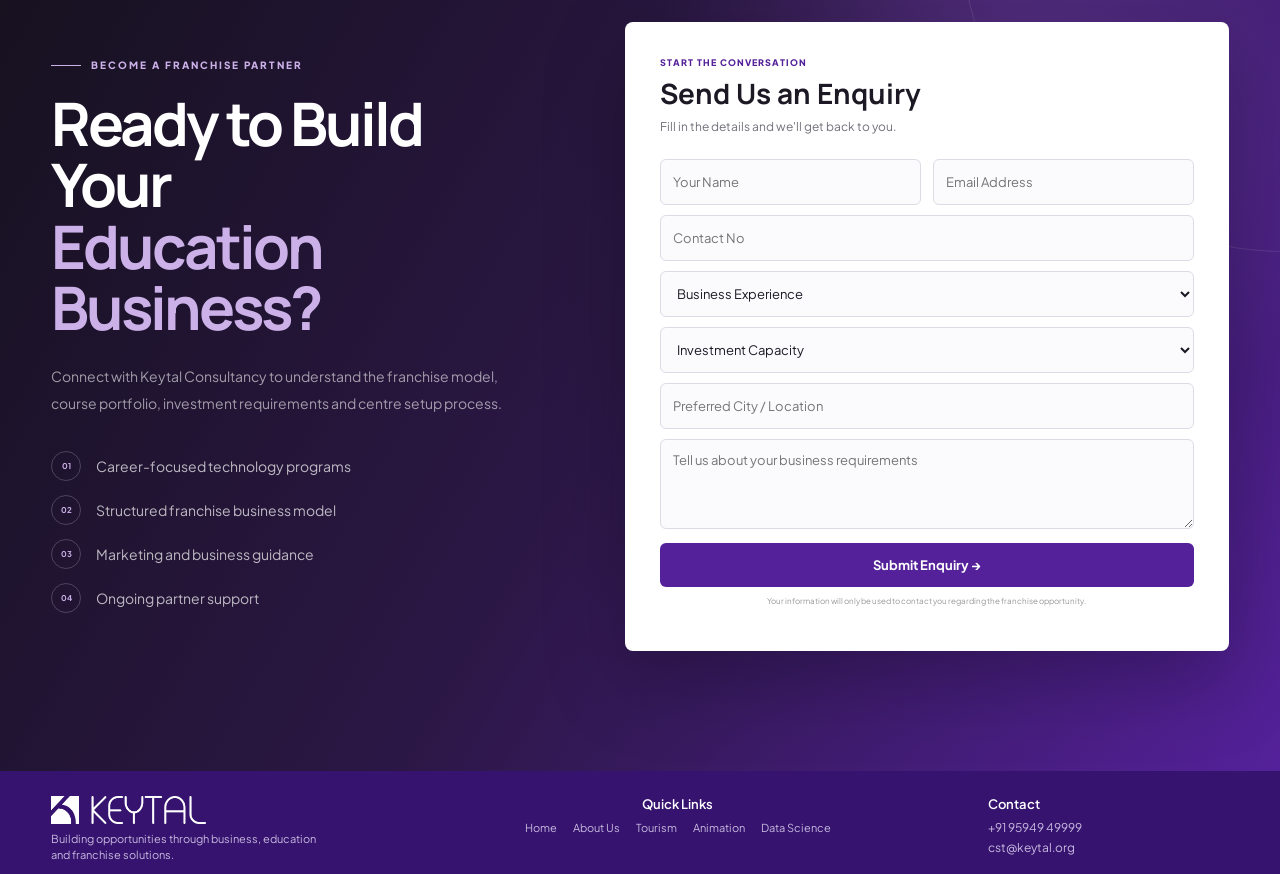
<file: datascience.html>
<!DOCTYPE html>
<html lang="en">

<head>

<meta charset="UTF-8">
<meta name="viewport" content="width=device-width, initial-scale=1.0">

<title>Keytal Consultancy | Education Franchise</title>

<meta name="description"
content="Start your own technology education centre with Keytal Consultancy. Explore education franchise opportunities across Data Science, Data Analytics, AI, Cyber Security and Full Stack Development.">

<link rel="preconnect" href="https://fonts.googleapis.com">
<link rel="preconnect" href="https://fonts.gstatic.com" crossorigin>

<link href="https://fonts.googleapis.com/css2?family=Manrope:wght@400;500;600;700;800&family=Plus+Jakarta+Sans:wght@400;500;600;700;800&display=swap" rel="stylesheet">


<style>

/* =========================================================
   ROOT
========================================================= */

:root {

    --purple: #54219a;
    --purple-dark: #35136f;
    --purple-light: #eee7fa;

    --navy: #11101b;
    --dark: #171320;

    --white: #ffffff;
    --off-white: #f8f7fa;

    --text: #1c1925;
    --muted: #73707b;

    --border: #dedbe4;

    --container: 1240px;

    --transition: .3s ease;
}


/* =========================================================
   RESET
========================================================= */

* {
    margin: 0;
    padding: 0;
    box-sizing: border-box;
}

html {
    scroll-behavior: smooth;
}

body {

    margin: 0;

    font-family: "Plus Jakarta Sans", sans-serif;

    color: var(--text);

    background: var(--off-white);

    overflow-x: hidden;
}

img {
    width: 100%;
    display: block;
}

a {
    text-decoration: none;
    color: inherit;
}

button,
input,
select,
textarea {
    font-family: inherit;
}

.container {

    width: min(var(--container), 92%);

    margin: auto;
}

.section {

    padding: 120px 0;

}

.eyebrow {

    display: flex;

    align-items: center;

    gap: 10px;

    margin-bottom: 22px;

    font-size: 10px;

    font-weight: 800;

    letter-spacing: 2px;

    color: var(--purple);
}

.eyebrow span {

    width: 30px;

    height: 1px;

    background: currentColor;
}

.center-heading {

    text-align: center;

    max-width: 760px;

    margin: 0 auto 65px;
}

.center-heading .eyebrow {

    justify-content: center;
}

.center-heading h2 {

    font-family: "Manrope", sans-serif;

    font-size: clamp(42px, 5vw, 64px);

    line-height: 1.04;

    letter-spacing: -3px;

    font-weight: 700;
}

.center-heading h2 em {

    color: var(--purple);

    font-style: normal;
}

.center-heading p {

    max-width: 600px;

    margin: 22px auto 0;

    font-size: 14px;

    line-height: 1.9;

    color: var(--muted);
}


/* =========================================================
   HEADER
========================================================= */

.header {

    position: fixed;

    top: 0;
    left: 0;

    width: 100%;

    z-index: 9999;

    padding: 18px 0;

    transition: var(--transition);

    background: rgba(255,255,255,.96);

    backdrop-filter: blur(15px);
}

.header.scrolled {

    box-shadow: 0 10px 35px rgba(0,0,0,.08);
}

.nav-container {

    display: flex;

    align-items: center;

    justify-content: space-between;
}

.logo {

    display: flex;

    align-items: center;

    width: max-content;
}

.logo img {

    display: block;

    width: 155px;

    height: auto;

    max-height: 60px;

    object-fit: contain;
}

.nav {

    display: flex;

    align-items: center;

    gap: 28px;
}

.nav-btn {

    display: inline-flex;

    align-items: center;

    gap: 12px;

    background: var(--purple);

    color: #fff;

    padding: 13px 22px;

    border-radius: 5px;

    font-weight: 700;

    font-size: 14px;

    transition: var(--transition);
}

.nav-btn span {

    font-size: 18px;
}

.nav-btn:hover {

    background: var(--purple-dark);

    transform: translateY(-2px);
}

.menu-btn {

    display: none;

    border: 0;

    background: none;

    width: 42px;

    height: 42px;

    cursor: pointer;
}

.menu-btn span {

    display: block;

    width: 25px;

    height: 2px;

    background: var(--purple-dark);

    margin: 6px auto;

    transition: var(--transition);
}


/* =========================================================
   HERO
========================================================= */

.franchise-hero {

    position: relative;

    min-height: 800px;

    padding: 155px 0 90px;

    background:

        radial-gradient(
            circle at 75% 28%,
            rgba(142,91,205,.42),
            transparent 30%
        ),

        radial-gradient(
            circle at 15% 90%,
            rgba(84,33,154,.35),
            transparent 35%
        ),

        linear-gradient(
            120deg,
            #110e19,
            #1b1328 55%,
            #3d176f
        );

    color: #fff;

    overflow: hidden;
}

.franchise-hero::before {

    content: "";

    position: absolute;

    width: 650px;
    height: 650px;

    right: -330px;
    top: -260px;

    border: 1px solid rgba(255,255,255,.12);

    border-radius: 50%;
}

.franchise-hero::after {

    content: "";

    position: absolute;

    width: 430px;
    height: 430px;

    right: -210px;
    top: -150px;

    border: 1px solid rgba(255,255,255,.08);

    border-radius: 50%;
}

.franchise-hero-container {

    position: relative;

    z-index: 2;

    display: grid;

    grid-template-columns: 1fr 1fr;

    gap: 80px;

    align-items: center;
}

.franchise-eyebrow {

    display: flex;

    align-items: center;

    gap: 11px;

    margin-bottom: 25px;

    font-size: 10px;

    font-weight: 800;

    letter-spacing: 2px;

    color: #cbb1e8;
}

.franchise-eyebrow span {

    width: 30px;

    height: 1px;

    background: #cbb1e8;
}

.franchise-hero h1 {

    max-width: 730px;

    margin-bottom: 28px;

    font-family: "Manrope", sans-serif;

    font-size: clamp(52px, 6.5vw, 82px);

    line-height: .96;

    letter-spacing: -5px;

    font-weight: 700;
}

.franchise-hero h1 span {

    display: block;

    color: #c8a8e5;
}

.franchise-hero-description {

    max-width: 580px;

    margin-bottom: 35px;

    font-size: 13px;

    line-height: 1.9;

    color: rgba(255,255,255,.62);
}

.franchise-hero-actions {

    display: flex;

    gap: 12px;

    margin-bottom: 45px;
}

.franchise-btn {

    display: inline-flex;

    align-items: center;

    justify-content: center;

    gap: 15px;

    min-height: 50px;

    padding: 0 22px;

    border-radius: 3px;

    font-size: 15px;

    font-weight: 800;

    transition: var(--transition);
}

.franchise-btn-primary {

    background: #fff;

    color: var(--purple);
}

.franchise-btn-primary:hover {

    transform: translateY(-3px);

    box-shadow: 0 12px 30px rgba(0,0,0,.18);
}

.franchise-btn span {

    font-size: 16px;
}

.franchise-hero-points {

    display: grid;

    grid-template-columns: repeat(3,1fr);

    gap: 12px;

    max-width: 650px;
}

.hero-point {

    display: flex;

    gap: 10px;

    align-items: center;

    font-size: 13px;

    line-height: 1.4;

    color: rgba(255,255,255,.62);
}

.hero-point-icon {

    width: 35px;
    height: 35px;

    display: flex;

    align-items: center;
    justify-content: center;

    flex-shrink: 0;

    border: 1px solid rgba(255,255,255,.18);

    border-radius: 50%;

    font-size: 12px;

    color: #d0b6ea;
}


/* =========================================================
   HERO VISUAL
========================================================= */

.franchise-hero-visual {

    position: relative;

    min-height: 550px;
}

.hero-main-image {

    position: absolute;

    right: 0;
    top: 0;

    width: 88%;

    height: 500px;

    overflow: hidden;

    border-radius: 5px;
}

.hero-main-image::after {

    content: "";

    position: absolute;

    inset: 0;

    background:
        linear-gradient(
            180deg,
            transparent 35%,
            rgba(20,10,35,.75)
        );
}

.hero-main-image img {

    width: 100%;
    height: 100%;

    object-fit: cover;

    filter: saturate(.8);
}

.hero-image-content {

    position: absolute;

    z-index: 3;

    left: 28px;
    bottom: 30px;
}

.hero-image-content small {

    display: block;

    margin-bottom: 8px;

    font-size: 8px;

    font-weight: 800;

    letter-spacing: 2px;

    color: #cbb1e8;
}

.hero-image-content strong {

    display: block;

    font-family: "Manrope";

    font-size: 34px;

    line-height: 1;
}

.hero-opportunity-card {

    position: absolute;

    z-index: 5;

    left: -30px;

    bottom: 20px;

    width: 270px;

    padding: 24px;

    background: #fff;

    color: var(--text);

    box-shadow: 0 25px 70px rgba(0,0,0,.28);

    border-radius: 4px;
}

.hero-opportunity-card small {

    display: block;

    margin-bottom: 8px;

    font-size: 8px;

    font-weight: 800;

    letter-spacing: 1.5px;

    color: var(--purple);
}

.hero-opportunity-card strong {

    display: block;

    margin-bottom: 8px;

    font-family: "Manrope";

    font-size: 20px;
}

.hero-opportunity-card p {

    font-size: 11px;

    line-height: 1.7;

    color: var(--muted);
}


/* =========================================================
   TICKER
========================================================= */

.ticker {

    overflow: hidden;

    background: var(--purple);

    color: #fff;

    border-bottom: 1px solid rgba(255,255,255,.1);
}

.ticker-track {

    display: flex;

    width: max-content;

    animation: ticker 28s linear infinite;
}

.ticker-group {

    display: flex;

    align-items: center;

    gap: 30px;

    padding: 18px 30px;

    white-space: nowrap;
}

.ticker-group span {

    font-size: 10px;

    font-weight: 800;

    letter-spacing: 1.7px;
}

.ticker-group b {

    font-size: 13px;

    color: #cbb1e8;
}

@keyframes ticker {

    from {
        transform: translateX(0);
    }

    to {
        transform: translateX(-50%);
    }
}


/* =========================================================
   FRANCHISE MODEL
========================================================= */

.model {

    background: #fff;
}

.model-heading {

    max-width: 720px;

    margin-bottom: 55px;
}

.model-heading h2 {

    font-family: "Manrope";

    font-size: clamp(40px,5vw,60px);

    line-height: 1.04;

    letter-spacing: -3px;
}

.model-heading h2 em {

    color: var(--purple);

    font-style: normal;
}

.model-heading p {

    max-width: 560px;

    margin-top: 22px;

    font-size: 12px;

    line-height: 1.9;

    color: var(--muted);
}

.model-features {

    display: grid;

    grid-template-columns: repeat(4,1fr);

    border-top: 1px solid var(--border);

    border-bottom: 1px solid var(--border);
}

.model-feature {

    min-height: 250px;

    padding: 30px;

    border-right: 1px solid var(--border);

    transition: var(--transition);
}

.model-feature:last-child {

    border-right: 0;
}

.model-feature:hover {

    background: var(--purple-light);
}

.model-feature-number {

    display: flex;

    justify-content: space-between;

    margin-bottom: 26px;

    font-size: 15px;

    font-weight: 800;

    color: var(--purple);
}

.model-feature h3 {

    margin-bottom: 10px;

    font-family: "Manrope";

    font-size: 19px;
}

.model-feature p {

    font-size: 13px;

    line-height: 1.8;

    color: var(--muted);
}


/* =========================================================
   PROGRAMS
========================================================= */

.programs {

    background: #f7f5f9;
}

.program-heading {

    display: grid;

    grid-template-columns: 1fr .65fr;

    gap: 80px;

    align-items: end;

    margin-bottom: 60px;
}

.program-heading h2 {

    font-family: "Manrope";

    font-size: clamp(40px,5vw,60px);

    line-height: 1.04;

    letter-spacing: -3px;
}

.program-heading h2 em {

    color: var(--purple);

    font-style: normal;
}

.program-heading p {

    font-size: 14px;

    line-height: 1.9;

    color: var(--muted);
}


/* =========================================================
   SECTOR GRID
========================================================= */

.sector-grid {

    display: grid;

    grid-template-columns: repeat(3,1fr);

    gap: 24px;

    width: 100%;
}

.sector-card {

    position: relative;

    background: #fff;

    border: 1px solid #e8e4ed;

    border-radius: 14px;

    overflow: hidden;

    transition:
        transform .4s ease,
        box-shadow .4s ease,
        border-color .4s ease;
}

.sector-card:hover {

    transform: translateY(-8px);

    border-color: #d8c9e8;

    box-shadow: 0 24px 60px rgba(45,20,80,.12);
}

.sector-image {

    position: relative;

    height: 265px;

    overflow: hidden;

    background: #eee;
}

.sector-image img {

    width: 100%;

    height: 100%;

    object-fit: cover;

    transition: transform .7s cubic-bezier(.2,.7,.2,1);
}

.sector-card:hover .sector-image img {

    transform: scale(1.07);
}

.sector-image::after {

    content: "";

    position: absolute;

    inset: 0;

    background:
        linear-gradient(
            180deg,
            rgba(15,10,25,.08) 0%,
            transparent 45%,
            rgba(15,10,25,.55) 100%
        );

    pointer-events: none;
}

.sector-number {

    position: absolute;

    z-index: 3;

    top: 18px;

    left: 18px;

    width: 42px;
    height: 42px;

    display: flex;

    align-items: center;
    justify-content: center;

    border-radius: 50%;

    background: rgba(255,255,255,.94);

    color: #54219a;

    font-size: 11px;

    font-weight: 800;

    box-shadow: 0 8px 25px rgba(0,0,0,.12);
}

.sector-body {

    padding: 28px 28px 30px;
}

.sector-body h3 {

    margin: 0 0 12px;

    color: #18152a;

    font-family: "Manrope", sans-serif;

    font-size: 22px;

    line-height: 1.25;

    font-weight: 700;

    letter-spacing: -.65px;
}

.sector-body p {

    margin: 0;

    color: #747080;

    font-size: 14px;

    line-height: 1.75;
}


/* =========================================================
   MARKET OPPORTUNITY
========================================================= */

.market {

    position: relative;

    background: #15121d;

    color: #fff;

    overflow: hidden;
}

.market::before {

    content: "";

    position: absolute;

    width: 600px;
    height: 600px;

    right: -300px;
    top: -300px;

    border: 1px solid rgba(255,255,255,.08);

    border-radius: 50%;
}

.market-top {

    position: relative;

    z-index: 2;

    display: grid;

    grid-template-columns: .9fr 1.1fr;

    gap: 80px;

    margin-bottom: 65px;
}

.market-heading h2 {

    font-family: "Manrope";

    font-size: clamp(40px,5vw,62px);

    line-height: 1.04;

    letter-spacing: -3px;
}

.market-heading h2 em {

    color: #c9aae6;

    font-style: normal;
}

.market-description {

    max-width: 520px;

    align-self: end;

    font-size: 13px;

    line-height: 1.9;

    color: rgba(255,255,255,.55);
}

.market-stats {

    position: relative;

    z-index: 2;

    display: grid;

    grid-template-columns: repeat(5,1fr);

    border: 1px solid rgba(255,255,255,.15);
}

.market-stat {

    padding: 25px;

    border-right: 1px solid rgba(255,255,255,.15);

    transition: var(--transition);
}

.market-stat:last-child {

    border-right: 0;
}

.market-stat:hover {

    background: rgba(255,255,255,.04);
}

.stat-top {

    display: flex;

    justify-content: space-between;

    align-items: center;

    margin-bottom: 15px;
}

.stat-top span {

    font-size: 15px;

    font-weight: 800;

    color: #c9aae6;
}

.stat-value {

    min-height: 45px;
}

.stat-value strong {

    font-family: "Manrope";

    font-size: 30px;

    letter-spacing: -1px;

    font-weight: 700;
}

.market-stat h3 {

    margin: 20px 0 10px;

    font-family: "Manrope";

    font-size: 17px;
}

.market-stat h3 span {

    display: block;

    color: #c9aae6;
}

.market-stat p {

    font-size: 12px;

    line-height: 1.8;

    color: rgba(255,255,255,.45);
}


/* =========================================================
   CAREER OPPORTUNITIES
========================================================= */

.career-jobs-section {

    padding: 120px 0;

    background: #fff;
}

.career-jobs-heading {

    max-width: 730px;

    margin-bottom: 60px;
}

.career-jobs-eyebrow {

    display: flex;

    align-items: center;

    gap: 10px;

    margin-bottom: 20px;

    font-size: 9px;

    font-weight: 800;

    letter-spacing: 2px;

    color: var(--purple);
}

.career-jobs-eyebrow span {

    width: 30px;

    height: 1px;

    background: var(--purple);
}

.career-jobs-heading h2 {

    font-family: "Manrope";

    font-size: clamp(40px,5vw,60px);

    line-height: 1.04;

    letter-spacing: -3px;
}

.career-jobs-heading h2 em {

    color: var(--purple);

    font-style: normal;
}

.career-jobs-heading p {

    max-width: 550px;

    margin-top: 20px;

    font-size: 12px;

    line-height: 1.8;

    color: var(--muted);
}

.career-jobs-grid {

    display: grid;

    grid-template-columns: repeat(4,1fr);

    gap: 18px;
}

.career-job-card {

    border: 1px solid var(--border);

    background: #faf9fb;

    transition: var(--transition);

    overflow: hidden;
}

.career-job-card:hover {

    transform: translateY(-6px);

    box-shadow: 0 20px 50px rgba(40,20,70,.08);
}

.career-job-image {

    height: 220px;

    overflow: hidden;
}

.career-job-image img {

    width: 100%;
    height: 100%;

    object-fit: cover;

    transition: .5s;
}

.career-job-card:hover .career-job-image img {

    transform: scale(1.05);
}

.career-job-content {

    padding: 24px;
}

.career-job-content h3 {

    margin: 0 0 8px;

    font-family: "Manrope";

    font-size: 22px;
}

.career-job-content p {

    font-size: 13px;

    line-height: 1.7;

    color: #555;
}


/* =========================================================
   WHO CAN JOIN
========================================================= */

.partners {

    background: #f7f5f9;
}

.partner-grid {

    display: grid;

    grid-template-columns: repeat(4,1fr);

    border-top: 1px solid var(--border);

    border-bottom: 1px solid var(--border);
}

.partner-card {

    min-height: 280px;

    padding: 30px;

    border-right: 1px solid var(--border);

    transition: var(--transition);
}

.partner-card:last-child {

    border-right: 0;
}

.partner-card:hover {

    background: #fff;
}

.partner-card > span {

    display: flex;

    align-items: center;

    justify-content: center;

    width: 45px;
    height: 45px;

    border-radius: 50%;

    background: var(--purple-light);

    color: var(--purple);

    font-size: 16px;

    font-weight: 800;
}

.partner-card h3 {

    margin-top: 35px;

    margin-bottom: 10px;

    font-family: "Manrope";

    font-size: 19px;
}

.partner-card p {

    font-size: 14px;

    line-height: 1.8;

    color: var(--muted);
}


/* =========================================================
   PROCESS
========================================================= */

.process {

    background: #fff;
}

.process-line {

    position: relative;

    display: grid;

    grid-template-columns: repeat(4,1fr);

    border-top: 1px solid var(--border);

    border-bottom: 1px solid var(--border);
}

.process-line::before {

    content: "";

    position: absolute;

    top: 53px;

    left: 0;
    right: 0;

    height: 1px;

    background: var(--border);

    z-index: 0;
}

.process-step {

    position: relative;

    z-index: 1;

    min-height: 300px;

    padding: 28px;

    border-right: 1px solid var(--border);

    background: #fff;
}

.process-step:last-child {

    border-right: 0;
}

.process-step > span {

    display: flex;

    align-items: center;

    justify-content: center;

    width: 50px;
    height: 50px;

    margin-bottom: 30px;

    background: #fff;

    border: 1px solid var(--border);

    border-radius: 50%;

    color: var(--purple);

    font-size: 14px;

    font-weight: 800;
}

.process-step small {

    display: block;

    margin-bottom: 12px;

    font-size: 12px;

    font-weight: 800;

    letter-spacing: 1.5px;

    color: var(--purple);
}

.process-step h3 {

    margin-bottom: 10px;

    font-family: "Manrope";

    font-size: 21px;
}

.process-step p {

    max-width: 220px;

    font-size: 15px;

    line-height: 1.8;

    color: var(--muted);
}


/* =========================================================
   CONTACT
========================================================= */

.contact {

    position: relative;

    padding: 120px 0;

    background:

        radial-gradient(
            circle at 80% 20%,
            rgba(135,80,195,.38),
            transparent 30%
        ),

        linear-gradient(
            120deg,
            #15111d,
            #2b1745,
            #54219a
        );

    color: #fff;

    overflow: hidden;
}

.contact-orb {

    position: absolute;

    width: 650px;
    height: 650px;

    right: -330px;
    top: -300px;

    border: 1px solid rgba(255,255,255,.1);

    border-radius: 50%;
}

.contact-grid {

    position: relative;

    z-index: 2;

    display: grid;

    grid-template-columns: .9fr 1.1fr;

    gap: 80px;

    align-items: center;
}

.contact-copy h2 {

    font-family: "Manrope";

    font-size: clamp(42px,5vw,60px);

    line-height: 1.02;

    letter-spacing: -3px;
}

.contact-copy h2 em {

    display: block;

    color: #cbb1e8;

    font-style: normal;
}

.contact-copy > p {

    max-width: 510px;

    margin: 25px 0 35px;

    font-size: 14px;

    line-height: 1.9;

    color: rgba(255,255,255,.58);
}

.contact-points {

    display: grid;

    gap: 14px;
}

.contact-points > div {

    display: flex;

    align-items: center;

    gap: 15px;

    font-size: 14px;

    color: rgba(255,255,255,.7);
}

.contact-points b {

    display: flex;

    align-items: center;

    justify-content: center;

    width: 30px;
    height: 30px;

    border: 1px solid rgba(255,255,255,.2);

    border-radius: 50%;

    color: #cbb1e8;

    font-size: 8px;
}


/* =========================================================
   CONTACT FORM
========================================================= */

.contact-form-box {

    padding: 35px;

    background: #fff;

    color: var(--text);

    border-radius: 8px;

    box-shadow: 0 30px 80px rgba(0,0,0,.25);
}

.form-heading {

    margin-bottom: 25px;
}

.form-heading span {

    display: block;

    font-size: 9px;

    color: var(--purple);

    font-weight: 800;

    letter-spacing: 1px;

    margin-bottom: 6px;
}

.form-heading h3 {

    font-family: "Manrope";

    font-size: 28px;

    margin-bottom: 7px;
}

.form-heading p {

    font-size: 12px;

    color: var(--muted);
}

.form-row {

    display: grid;

    grid-template-columns: 1fr 1fr;

    gap: 12px;

    margin-bottom: 10px;
}

.input-group {

    margin-bottom: 10px;
}

.input-group input,
.input-group textarea,
.input-group select,
.form-row input {

    width: 100%;

    border: 1px solid var(--border);

    background: #fbfbfd;

    border-radius: 6px;

    padding: 12px;

    font-size: 13px;

    color: var(--text);

    outline: none;

    transition: var(--transition);
}

.input-group input,
.input-group select,
.form-row input {

    height: 46px;
}

.input-group textarea {

    min-height: 90px;

    resize: vertical;
}

.input-group input:focus,
.input-group textarea:focus,
.input-group select:focus,
.form-row input:focus {

    border-color: var(--purple);

    background: #fff;

    box-shadow: 0 0 0 3px rgba(84,33,154,.06);
}

.input-group select {

    cursor: pointer;

    appearance: auto;
}

.input-group select option {

    color: #333;

    background: #fff;
}

.form-btn {

    width: 100%;

    border: 0;

    background: var(--purple);

    color: #fff;

    padding: 14px;

    border-radius: 6px;

    font-size: 13px;

    font-weight: 700;

    cursor: pointer;

    transition: var(--transition);
}

.form-btn:hover {

    background: var(--purple-dark);

    transform: translateY(-2px);
}

.privacy-text {

    display: block;

    text-align: center;

    font-size: 8px;

    color: #999;

    margin-top: 9px;
}

#formMessage {

    margin-top: 10px;

    text-align: center;

    font-size: 12px;
}


/* =========================================================
   FOOTER
========================================================= */


.footer {
    background: #35136F;
    color: #ffffff;
    padding: 25px 0 12px;
}


/* =========================================
   MAIN FOOTER
========================================= */

.footer-main {
    display: grid;
    grid-template-columns: 1.3fr 2fr 1fr;
    align-items: center;
    gap: 40px;
}


/* =========================================
   BRAND
========================================= */

.footer-brand {
    text-align: left;
}

.footer-logo {
    display: inline-block;
    text-decoration: none;
}

.footer-logo .logo-text {
    display: flex;
    align-items: center;
    gap: 7px;
}

.footer-logo .logo-text strong {
    color: #ffffff;
    font-size: 21px;
    font-weight: 800;
    letter-spacing: 1px;
}

.footer-logo .logo-text span {
    color: #c5b6d9;
    font-size: 10px;
    letter-spacing: 1.5px;
}

.footer-brand p {
    max-width: 270px;
    color: #c8b9df;
    font-size: 11px;
    line-height: 1.45;
    margin: 7px 0 0;
}


/* =========================================
   QUICK LINKS
========================================= */

.quick-links {
    text-align: center;
}

.quick-links h4 {
    color: #ffffff;
    font-size: 13px;
    font-weight: 600;
    margin: 0 0 9px;
}


/* Horizontal Quick Links */

.footer-links {
    display: flex;
    flex-direction: row;
    align-items: center;
    justify-content: center;
    gap: 16px;
    flex-wrap: nowrap;
}

.footer-links a {
    color: #c8b9df;
    text-decoration: none;
    font-size: 11px;
    white-space: nowrap;
    transition: var(--transition);
}

.footer-links a:hover {
    color: #ffffff;
}


/* =========================================
   CONTACT
========================================= */

.footer-contact {
    text-align: right;
}

.footer-contact h4 {
    color: #ffffff;
    font-size: 13px;
    font-weight: 600;
    margin: 0 0 8px;
}

.footer-contact a {
    color: #c8b9df;
    text-decoration: none;
    font-size: 12px;
    white-space: nowrap;
    transition: var(--transition);
}

.footer-contact a:hover {
    color: #ffffff;
}


/* =========================================
   FOOTER BOTTOM
========================================= */

.footer-bottom {
    border-top: 1px solid rgba(255, 255, 255, 0.12);

    margin-top: 20px;
    padding-top: 9px;

    display: flex;
    align-items: center;
    justify-content: space-between;

    color: #a99abb;
    font-size: 10px;
}

.footer-bottom div {
    display: flex;
    align-items: center;
    gap: 18px;
}


/* =========================================
   TABLET
========================================= */

@media (max-width: 1000px) {

    .footer-main {
        grid-template-columns: 1.1fr 1.8fr 0.9fr;
        gap: 25px;
    }

    .footer-links {
        gap: 11px;
    }

    .footer-links a {
        font-size: 10px;
    }

}


/* =========================================
   TABLET / SMALL LAPTOP
========================================= */

@media (max-width: 800px) {

    .footer-main {
        grid-template-columns: 1fr;
        gap: 20px;
    }

    .footer-brand {
        text-align: center;
    }

    .footer-brand p {
        margin-left: auto;
        margin-right: auto;
    }

    .quick-links {
        text-align: center;
    }

    .footer-links {
        justify-content: center;
        flex-wrap: wrap;
    }

    .footer-contact {
        text-align: center;
    }

}


/* =========================================
   MOBILE
========================================= */

@media (max-width: 600px) {

    .footer {
        padding: 22px 0 10px;
    }

    .footer-main {
        gap: 18px;
    }

    .footer-logo .logo-text strong {
        font-size: 19px;
    }

    .footer-logo .logo-text span {
        font-size: 9px;
    }

    .footer-brand p {
        font-size: 11px;
        margin-top: 6px;
    }

    .quick-links h4,
    .footer-contact h4 {
        font-size: 12px;
        margin-bottom: 7px;
    }

    .footer-links {
        gap: 8px 14px;
        flex-wrap: wrap;
    }

    .footer-links a,
    .footer-contact a {
        font-size: 11px;
    }

    .footer-bottom {
        margin-top: 17px;
        padding-top: 8px;

        flex-direction: column;
        gap: 7px;

        text-align: center;
    }

    .footer-bottom div {
        justify-content: center;
        flex-wrap: wrap;
        gap: 10px;
    }

}


/* =========================================
   VERY SMALL MOBILE
========================================= */

@media (max-width: 400px) {

    .footer-links {
        gap: 7px 12px;
    }

    .footer-links a {
        font-size: 10px;
    }

    .footer-bottom {
        font-size: 9px;
    }

}
.footer-main {
    display: grid;
    grid-template-columns: 1.3fr 2.2fr 1fr;
    align-items: start;
    gap: 25px;
}

.quick-links {
    text-align: center;
}

.footer-contact {
    text-align: left;
    padding-left: 10px;
}

.footer-contact h4 {
    margin: 0 0 8px;
}

.footer-contact a {
    display: block;
    margin-bottom: 5px;
}

/* =========================================================
   TABLET
========================================================= */

@media(max-width:1000px) {

    .franchise-hero-container,
    .market-top,
    .contact-grid {

        grid-template-columns: 1fr;
    }

    .franchise-hero {

        padding-top: 130px;
    }

    .franchise-hero-visual {

        min-height: 520px;
    }

    .hero-main-image {

        width: 92%;
    }

    .model-features {

        grid-template-columns: 1fr 1fr;
    }

    .model-feature:nth-child(2) {

        border-right: 0;
    }

    .model-feature:nth-child(-n+2) {

        border-bottom: 1px solid var(--border);
    }

    .program-heading {

        grid-template-columns: 1fr;

        gap: 25px;
    }

    .sector-grid {

        grid-template-columns: 1fr 1fr;
    }

    .market-stats {

        grid-template-columns: 1fr 1fr;
    }

    .market-stat:nth-child(2n) {

        border-right: 0;
    }

    .career-jobs-grid {

        grid-template-columns: 1fr 1fr;
    }

    .partner-grid {

        grid-template-columns: 1fr 1fr;
    }

    .partner-card:nth-child(2) {

        border-right: 0;
    }

    .partner-card:nth-child(-n+2) {

        border-bottom: 1px solid var(--border);
    }

    .process-line {

        grid-template-columns: 1fr 1fr;
    }

    .process-step:nth-child(2) {

        border-right: 0;
    }

    .process-step:nth-child(-n+2) {

        border-bottom: 1px solid var(--border);
    }

    .footer-grid {

        grid-template-columns: 1fr 1fr;
    }

    .contact-grid {

        gap: 50px;
    }
}


/* =========================================================
   MOBILE
========================================================= */

@media(max-width:700px) {

    .section {

        padding: 80px 0;
    }

    .nav {

        display: none;

        position: absolute;

        top: 78px;

        left: 4%;

        width: 92%;

        padding: 18px;

        background: #fff;

        box-shadow: 0 20px 40px rgba(0,0,0,.12);

        border-radius: 8px;
    }

    .nav.active {

        display: flex;

        justify-content: center;
    }

    .menu-btn {

        display: block;
    }

    .franchise-hero {

        padding: 120px 0 70px;
    }

    .franchise-hero h1 {

        font-size: 44px;

        letter-spacing: -3px;
    }

    .franchise-hero-description {

        font-size: 11px;
    }

    .franchise-hero-actions {

        flex-direction: column;
    }

    .franchise-btn {

        width: 100%;
    }

    .franchise-hero-points {

        grid-template-columns: 1fr;

        gap: 15px;
    }

    .franchise-hero-visual {

        min-height: 500px;
    }

    .hero-main-image {

        width: 100%;

        height: 420px;
    }

    .hero-opportunity-card {

        left: 10px;

        bottom: 0;

        width: 255px;

        padding: 20px;
    }

    .hero-image-content {

        left: 22px;

        bottom: 25px;
    }

    .hero-image-content strong {

        font-size: 28px;
    }

    .model-features {

        grid-template-columns: 1fr;
    }

    .model-feature {

        border-right: 0;

        border-bottom: 1px solid var(--border);

        min-height: auto;
    }

    .model-feature:last-child {

        border-bottom: 0;
    }

    .sector-grid {

        grid-template-columns: 1fr;
    }

    .sector-image {

        height: 240px;
    }

    .market-top {

        gap: 40px;
    }

    .market-stats {

        grid-template-columns: 1fr;
    }

    .market-stat {

        border-right: 0;

        border-bottom: 1px solid rgba(255,255,255,.15);
    }

    .market-stat:last-child {

        border-bottom: 0;
    }

    .career-jobs-grid {

        grid-template-columns: 1fr;
    }

    .career-job-image {

        height: 240px;
    }

    .partner-grid {

        grid-template-columns: 1fr;
    }

    .partner-card {

        border-right: 0;

        border-bottom: 1px solid var(--border);
    }

    .partner-card:last-child {

        border-bottom: 0;
    }

    .process-line {

        grid-template-columns: 1fr;
    }

    .process-step {

        border-right: 0;

        border-bottom: 1px solid var(--border);

        min-height: auto;

        padding: 28px 24px 35px;
    }

    .process-step:last-child {

        border-bottom: 0;
    }

    .process-line::before {

        display: none;
    }

    .contact {

        padding: 80px 0;
    }

    .form-row {

        grid-template-columns: 1fr;
    }

    .contact-form-box {

        padding: 25px 20px;
    }

    .form-heading h3 {

        font-size: 25px;
    }

    .footer-grid {

        grid-template-columns: 1fr;

        gap: 35px;
    }

    .footer-bottom {

        display: block;
    }

    .footer-bottom span {

        display: block;

        margin-top: 8px;
    }
}


/* =========================================================
   SMALL MOBILE
========================================================= */

@media(max-width:400px) {

    .franchise-hero h1 {

        font-size: 38px;
    }

    .hero-opportunity-card {

        width: 230px;
    }

    .hero-image-content strong {

        font-size: 24px;
    }
}

</style>

</head>


<body>


<!-- =========================================================
     HEADER
========================================================= -->

<header class="header" id="header">

    <div class="container nav-container">

        <a href="index.html" class="logo">

            <img
                src="images/keytal-logo.webp"
                alt="Keytal Consultancy">

        </a>


      <nav class="nav" id="nav">

    <a href="tel:+919594949999" class="nav-btn">

        Schedule a Call

        <span>↗</span>

    </a>

</nav>


        <button
            class="menu-btn"
            id="menuBtn"
            aria-label="Open menu"
            aria-expanded="false">

            <span></span>
            <span></span>
            <span></span>

        </button>

    </div>

</header>


<main>


<!-- =========================================================
     HERO
========================================================= -->

<section class="franchise-hero" id="home">

    <div class="container franchise-hero-container">


        <div class="franchise-hero-content">

            <!-- <div class="franchise-eyebrow">

                <span></span>

                KEYTAL EDUCATION FRANCHISE

            </div> -->


            <h1>

                Build a Business

                <span>
                    That Shapes Future Careers
                </span>

            </h1>


            <p class="franchise-hero-description">

                Start a career-focused technology education
                centre with Keytal Consultancy, backed by a
                structured business model, relevant courses
                and ongoing partner support.

            </p>


            <div class="franchise-hero-actions">

                <a
                    href="#contact"
                    class="franchise-btn franchise-btn-primary">

                    Become a Franchise Partner

                    <span>↗</span>

                </a>

            </div>


            <div class="franchise-hero-points">

                <div class="hero-point">

                    <div class="hero-point-icon">
                        01
                    </div>

                    Career-focused programs

                </div>


                <div class="hero-point">

                    <div class="hero-point-icon">
                        02
                    </div>

                    Structured business model

                </div>


                <div class="hero-point">

                    <div class="hero-point-icon">
                        03
                    </div>

                    Ongoing partner support

                </div>

            </div>

        </div>


        <div class="franchise-hero-visual">

            <div class="hero-main-image">

                <img
                    src="images/data science hp.jfif"
                    alt="Technology Education">

                

            </div>


            <div class="hero-opportunity-card">

                <small>
                    THE OPPORTUNITY
                </small>

                <strong>
                    Technology Education
                </strong>

                <p>

                    Build a centre around high-demand
                    technology learning pathways across
                    data, AI, cybersecurity and web development.

                </p>

            </div>

        </div>

    </div>

</section>


<!-- =========================================================
     TICKER
========================================================= -->

<div class="ticker">

    <div class="ticker-track">

        <div class="ticker-group">

            <span>DATA SCIENCE</span>
            <b>✦</b>

            <span>DATA ANALYTICS</span>
            <b>✦</b>

            <span>ARTIFICIAL INTELLIGENCE</span>
            <b>✦</b>

            <span>CYBER SECURITY</span>
            <b>✦</b>

            <span>FULL STACK DEVELOPMENT</span>
            <b>✦</b>

            <span>TECHNOLOGY CAREERS</span>
            <b>✦</b>

        </div>


        <div class="ticker-group">

            <span>DATA SCIENCE</span>
            <b>✦</b>

            <span>DATA ANALYTICS</span>
            <b>✦</b>

            <span>ARTIFICIAL INTELLIGENCE</span>
            <b>✦</b>

            <span>CYBER SECURITY</span>
            <b>✦</b>

            <span>FULL STACK DEVELOPMENT</span>
            <b>✦</b>

            <span>TECHNOLOGY CAREERS</span>
            <b>✦</b>

        </div>

    </div>

</div>


<!-- =========================================================
     FRANCHISE MODEL
========================================================= -->

<section class="section model">

    <div class="container">

        <div class="model-heading">

            <div class="eyebrow">

                <span></span>

                THE FRANCHISE MODEL

            </div>


            <h2>

                Build a Centre

                <em>
                    Designed for the Future.
                </em>

            </h2>


            <p>

                Keytal Consultancy brings together a focused
                technology course portfolio and a structured
                franchise approach to help partners establish
                and grow their education centre.

            </p>

        </div>


        <div class="model-features">


            <div class="model-feature">

                <div class="model-feature-number">
                    <span>01</span>
                </div>

                <h3>
                    Course Portfolio
                </h3>

                <p>

                    Offer career-oriented technology programs
                    across data, AI, cybersecurity and web
                    development.

                </p>

            </div>


            <div class="model-feature">

                <div class="model-feature-number">
                    <span>02</span>
                </div>

                <h3>
                    Centre Setup
                </h3>

                <p>

                    Build your centre with a structured approach
                    to infrastructure, operations and positioning.

                </p>

            </div>


            <div class="model-feature">

                <div class="model-feature-number">
                    <span>03</span>
                </div>

                <h3>
                    Marketing Support
                </h3>

                <p>

                    Create local awareness and student enquiries
                    through a focused marketing framework.

                </p>

            </div>


            <div class="model-feature">

                <div class="model-feature-number">
                    <span>04</span>
                </div>

                <h3>
                    Business Guidance
                </h3>

                <p>

                    Receive guidance across admissions, team
                    enablement and ongoing centre development.

                </p>

            </div>

        </div>

    </div>

</section>


<!-- =========================================================
     PROGRAMS
========================================================= -->

<section class="section programs" id="programs">

    <div class="container">

        <div class="program-heading">

            <div>

                <div class="eyebrow">

                    <span></span>

                    PROGRAM PORTFOLIO

                </div>


                <h2>

                    Five Pathways.

                    <em>
                        One Opportunity.
                    </em>

                </h2>

            </div>


            <p>

                Build your centre around programs designed to
                introduce learners to some of today's most
                relevant technology skills and career pathways.

            </p>

        </div>


        <div class="sector-grid">


            <article class="sector-card">

                <div class="sector-image">

                    <img
                        src="images/data science course.avif"
                        alt="Data Science Course">

                    <div class="sector-number">
                        01
                    </div>

                </div>

                <div class="sector-body">

                    <h3>
                        Data Science Course
                    </h3>

                    <p>

                        Build strong foundations in data science,
                        statistics, machine learning and
                        data-driven problem solving.

                    </p>

                </div>

            </article>


            <article class="sector-card">

                <div class="sector-image">

                    <img
                        src="images/data analytics course.avif"
                        alt="Data Analytics Course">

                    <div class="sector-number">
                        02
                    </div>

                </div>

                <div class="sector-body">

                    <h3>
                        Data Analytics Course
                    </h3>

                    <p>

                        Learn to analyse information, identify
                        patterns and transform data into
                        meaningful business insights.

                    </p>

                </div>

            </article>


            <article class="sector-card">

                <div class="sector-image">

                    <img
                        src="images/b.sc data science with ai.avif"
                        alt="B.Sc Data Science with AI">

                    <div class="sector-number">
                        03
                    </div>

                </div>

                <div class="sector-body">

                    <h3>
                        B.Sc Data Science with AI
                    </h3>

                    <p>

                        A structured degree pathway combining
                        data science, artificial intelligence
                        and modern technology skills.

                    </p>

                </div>

            </article>


            <article class="sector-card">

                <div class="sector-image">

                    <img
                        src="images/cyber security course.avif"
                        alt="Cyber Security Course">

                    <div class="sector-number">
                        04
                    </div>

                </div>

                <div class="sector-body">

                    <h3>
                        Cyber Security Course
                    </h3>

                    <p>

                        Develop an understanding of cybersecurity,
                        networks, digital protection and
                        essential security practices.

                    </p>

                </div>

            </article>


            <article class="sector-card">

                <div class="sector-image">

                    <img
                        src="images/full stack web development.avif"
                        alt="Full Stack Web Development">

                    <div class="sector-number">
                        05
                    </div>

                </div>

                <div class="sector-body">

                    <h3>
                        Full Stack Web Development
                    </h3>

                    <p>

                        Develop practical front-end and back-end
                        skills for building modern websites
                        and web applications.

                    </p>

                </div>

            </article>


        </div>

    </div>

</section>


<!-- =========================================================
     MARKET OPPORTUNITY
========================================================= -->

<section class="section market">

    <div class="container">

        <div class="market-top">

            <div class="market-heading">

                <div
                    class="eyebrow"
                    style="color:#c9aae6;">

                    <span></span>

                    MARKET OPPORTUNITY

                </div>


                <h2>

                    Technology is reshaping

                    <em>
                        career pathways.
                    </em>

                </h2>

            </div>


            <p class="market-description">

                From data and artificial intelligence to
                cybersecurity and software development,
                technology skills are becoming increasingly
                important across industries.

            </p>

        </div>


        <div class="market-stats">


            <div class="market-stat">

                <div class="stat-top">
                    <span>01</span>
                </div>

                <div class="stat-value">
                    <strong>DATA</strong>
                </div>

                <h3>

                    Data Science

                    <span>
                        Career Skills
                    </span>

                </h3>

                <p>

                    Build skills around analysing data,
                    modelling and solving business problems.

                </p>

            </div>


            <div class="market-stat">

                <div class="stat-top">
                    <span>02</span>
                </div>

                <div class="stat-value">
                    <strong>INSIGHT</strong>
                </div>

                <h3>

                    Data Analytics

                    <span>
                        Business Decisions
                    </span>

                </h3>

                <p>

                    Turn business data into insights,
                    reports and useful decisions.

                </p>

            </div>


            <div class="market-stat">

                <div class="stat-top">
                    <span>03</span>
                </div>

                <div class="stat-value">
                    <strong>AI</strong>
                </div>

                <h3>

                    Artificial Intelligence

                    <span>
                        Future Skills
                    </span>

                </h3>

                <p>

                    Explore machine learning and AI concepts
                    shaping modern technology.

                </p>

            </div>


            <div class="market-stat">

                <div class="stat-top">
                    <span>04</span>
                </div>

                <div class="stat-value">
                    <strong>SECURE</strong>
                </div>

                <h3>

                    Cyber Security

                    <span>
                        Digital Protection
                    </span>

                </h3>

                <p>

                    Security skills support businesses across
                    an increasingly digital environment.

                </p>

            </div>


            <div class="market-stat">

                <div class="stat-top">
                    <span>05</span>
                </div>

                <div class="stat-value">
                    <strong>CODE</strong>
                </div>

                <h3>

                    Full Stack

                    <span>
                        Digital Products
                    </span>

                </h3>

                <p>

                    Build practical skills for modern websites,
                    platforms and web applications.

                </p>

            </div>


        </div>

    </div>

</section>


<!-- =========================================================
     CAREER OPPORTUNITIES
========================================================= -->

<section
    class="career-jobs-section"
    id="career-opportunities">

    <div class="container">

        <div class="career-jobs-heading">

            <div class="career-jobs-eyebrow">

                <span></span>

                CAREER OPPORTUNITIES

            </div>


            <h2>

                Explore Careers Across

                <em>
                    Technology Industries.
                </em>

            </h2>


            <p>

                Help learners build skills that can open
                opportunities across data, analytics,
                cybersecurity, AI and software development.

            </p>

        </div>


        <div class="career-jobs-grid">


            <article class="career-job-card">

                <div class="career-job-image">

                    <img
                        src="images/data analyst.avif"
                        alt="Data Analyst">

                </div>

                <div class="career-job-content">

                    <h3>
                        Data Analyst
                    </h3>

                    <p>

                        Analyse data, create reports and
                        identify useful business insights.

                    </p>

                </div>

            </article>


            <article class="career-job-card">

                <div class="career-job-image">

                    <img
                        src="images/data scientist.avif"
                        alt="Data Scientist">

                </div>

                <div class="career-job-content">

                    <h3>
                        Data Scientist
                    </h3>

                    <p>

                        Work with data, models and analytical
                        techniques to solve complex problems.

                    </p>

                </div>

            </article>


            <article class="career-job-card">

                <div class="career-job-image">

                    <img
                        src="images/cyber security analyst.avif"
                        alt="Cyber Security Analyst">

                </div>

                <div class="career-job-content">

                    <h3>
                        Cyber Security Analyst
                    </h3>

                    <p>

                        Support organisations in monitoring
                        systems and protecting digital assets.

                    </p>

                </div>

            </article>


            <article class="career-job-card">

                <div class="career-job-image">

                    <img
                        src="images/full stack developer.avif"
                        alt="Full Stack Developer">

                </div>

                <div class="career-job-content">

                    <h3>
                        Full Stack Developer
                    </h3>

                    <p>

                        Build front-end and back-end systems
                        for modern web applications.

                    </p>

                </div>

            </article>


        </div>

    </div>

</section>


<!-- =========================================================
     WHO CAN JOIN
========================================================= -->

<section class="section partners">

    <div class="container">

        <div class="center-heading">

            <div class="eyebrow">

                <span></span>

                FRANCHISE PARTNERS

                <span></span>

            </div>


            <h2>

                Who Can Start a

                <em>
                    Keytal Franchise?
                </em>

            </h2>


            <p>

                The opportunity can be suitable for individuals
                and organisations interested in building a
                technology education business.

            </p>

        </div>


        <div class="partner-grid">


            <div class="partner-card">

                <span>01</span>

                <h3>
                    Entrepreneurs
                </h3>

                <p>

                    Individuals looking to build a structured
                    education business in the technology sector.

                </p>

            </div>


            <div class="partner-card">

                <span>02</span>

                <h3>
                    Education Professionals
                </h3>

                <p>

                    Existing education professionals looking
                    to expand into technology programs.

                </p>

            </div>


            <div class="partner-card">

                <span>03</span>

                <h3>
                    Business Owners
                </h3>

                <p>

                    Existing business owners looking to enter
                    the growing technology education space.

                </p>

            </div>


            <div class="partner-card">

                <span>04</span>

                <h3>
                    Investors
                </h3>

                <p>

                    Individuals exploring a structured
                    business opportunity within education.

                </p>

            </div>


        </div>

    </div>

</section>


<!-- =========================================================
     PROCESS
========================================================= -->

<section
    class="section process"
    id="process">

    <div class="container">

        <div class="center-heading">

            <div class="eyebrow">

                <span></span>

                HOW IT WORKS

                <span></span>

            </div>


            <h2>

                From Enquiry to

                <em>
                    Launch.
                </em>

            </h2>


            <p>

                A straightforward journey to explore,
                plan and launch your technology education centre.

            </p>

        </div>


        <div class="process-line">


            <div class="process-step">

                <span>01</span>

                <small>
                    STEP ONE
                </small>

                <h3>
                    Submit Enquiry
                </h3>

                <p>

                    Tell us about yourself, your location
                    and your business plans.

                </p>

            </div>


            <div class="process-step">

                <span>02</span>

                <small>
                    STEP TWO
                </small>

                <h3>
                    Discussion
                </h3>

                <p>

                    Understand the franchise model,
                    programs and business opportunity.

                </p>

            </div>


            <div class="process-step">

                <span>03</span>

                <small>
                    STEP THREE
                </small>

                <h3>
                    Location & Planning
                </h3>

                <p>

                    Discuss location, infrastructure,
                    setup and centre requirements.

                </p>

            </div>


            <div class="process-step">

                <span>04</span>

                <small>
                    STEP FOUR
                </small>

                <h3>
                    Launch
                </h3>

                <p>

                    Establish your centre and begin
                    your technology education journey.

                </p>

            </div>


        </div>

    </div>

</section>


<!-- =========================================================
     CONTACT
========================================================= -->

<section
    class="contact"
    id="contact">

    <div class="contact-orb"></div>

    <div class="container contact-grid">


        <div class="contact-copy">

            <div class="eyebrow" style="color:#cbb1e8;">

                <span></span>

                BECOME A FRANCHISE PARTNER

            </div>


            <h2>

                Ready to Build Your

                <em>
                    Education Business?
                </em>

            </h2>


            <p>

                Connect with Keytal Consultancy to understand
                the franchise model, course portfolio,
                investment requirements and centre setup process.

            </p>


            <div class="contact-points">

                <div>

                    <b>01</b>

                    Career-focused technology programs

                </div>


                <div>

                    <b>02</b>

                    Structured franchise business model

                </div>


                <div>

                    <b>03</b>

                    Marketing and business guidance

                </div>


                <div>

                    <b>04</b>

                    Ongoing partner support

                </div>

            </div>

        </div>


        <!-- CONTACT FORM -->

        <div class="contact-form-box">

            <div class="form-heading">

                <span>
                    START THE CONVERSATION
                </span>

                <h3>
                    Send Us an Enquiry
                </h3>

                <p>
                    Fill in the details and we'll get back to you.
                </p>

            </div>


            <form
                id="contactForm"
                action="https://formsubmit.co/cestudiosseo@gmail.com"
                method="POST"
            >

                <!-- FormSubmit Settings -->

                <input
                    type="hidden"
                    name="_subject"
                    value="New Business Enquiry - Data Science lp">

                <input
                    type="hidden"
                    name="_next"
                    value="https://keytal-consultancy.vercel.app/thankyou.html">

                <input
                    type="hidden"
                    name="_captcha"
                    value="false">


                <!-- NAME + EMAIL -->

                <div class="form-row">

                    <input
                        type="text"
                        name="name"
                        placeholder="Your Name"
                        required>

                    <input
                        type="email"
                        name="email"
                        placeholder="Email Address"
                        required>

                </div>


                <!-- PHONE -->

                <div class="input-group">

                    <input
                        type="tel"
                        name="phone"
                        placeholder="Contact No"
                        required>

                </div>


                <!-- EXPERIENCE -->

                <div class="input-group">

                    <select
                        name="business_experience"
                        required>

                        <option
                            value=""
                            disabled
                            selected>

                            Business Experience

                        </option>

                        <option value="0-1 Years">
                            0–1 Years
                        </option>

                        <option value="1-3 Years">
                            1–3 Years
                        </option>

                        <option value="3-5 Years">
                            3–5 Years
                        </option>

                        <option value="5-10 Years">
                            5–10 Years
                        </option>

                        <option value="10+ Years">
                            10+ Years
                        </option>

                    </select>

                </div>


                <!-- INVESTMENT -->

                <div class="input-group">

                    <select
                        name="investment_capacity"
                        required>

                        <option
                            value=""
                            disabled
                            selected>

                            Investment Capacity

                        </option>

                        <option value="25-35 Lakhs">
                            25 Lakhs - 35 Lakhs
                        </option>

                        <option value="36-50 Lakhs">
                            36 Lakhs - 50 Lakhs
                        </option>

                        <option value="51+ Lakhs">
                            51+ Lakhs
                        </option>

                    </select>

                </div>


                <!-- CITY -->

                <div class="input-group">

                    <input
                        type="text"
                        name="city"
                        placeholder="Preferred City / Location"
                        required>

                </div>


                <!-- REQUIREMENT -->

                <div class="input-group">

                    <textarea
                        name="requirement"
                        placeholder="Tell us about your business requirements"
                        rows="4"></textarea>

                </div>


                <button
                    type="submit"
                    class="form-btn">

                    Submit Enquiry →

                </button>


                <span class="privacy-text">

                    Your information will only be used to contact you
                    regarding the franchise opportunity.

                </span>


                <div id="formMessage"></div>

            </form>

        </div>

    </div>

</section>


</main>


<!-- =========================================================
     FOOTER
========================================================= -->

<footer class="footer">

    <div class="container footer-main">

        <!-- BRAND -->
        <div class="footer-brand">

             <a href="index.html" class="logo">

            <img
                src="images/Logo Footer.webp"
                alt="Keytal Consultancy">

        </a>

            <p>
                Building opportunities through business,
                education and franchise solutions.
            </p>

        </div>


        <!-- QUICK LINKS -->
        <div class="footer-column quick-links">

            <h4>Quick Links</h4>

            <div class="footer-links">

                <a href="#home">Home</a>
                <a href="#about">About Us</a>
                <a href="franchise.html">Tourism</a>
                <a href="animation.html">Animation</a>
                <a href="datascience.html">Data Science</a>

            </div>

        </div>


        <!-- CONTACT -->
       <div class="footer-column footer-contact">

    <h4>Contact</h4>

    <a href="tel:+919594949999">
        +91 95949 49999
    </a>

    <a href="mailto:cst@keytal.org">
        cst@keytal.org
    </a>

</div>

    </div>



</footer>


<!-- =========================================================
     JAVASCRIPT
========================================================= -->

<script>

/* =========================================================
   HEADER SCROLL EFFECT
========================================================= */

const header = document.getElementById("header");

window.addEventListener("scroll", function () {

    if (window.scrollY > 30) {

        header.classList.add("scrolled");

    } else {

        header.classList.remove("scrolled");

    }

});


/* =========================================================
   MOBILE MENU
========================================================= */

const menuBtn = document.getElementById("menuBtn");

const nav = document.getElementById("nav");


menuBtn.addEventListener("click", function () {

    nav.classList.toggle("active");

    const isOpen = nav.classList.contains("active");

    menuBtn.setAttribute(
        "aria-expanded",
        isOpen
    );

});


/* =========================================================
   CLOSE MOBILE MENU AFTER CLICK
========================================================= */

const navLinks = nav.querySelectorAll("a");

navLinks.forEach(function (link) {

    link.addEventListener("click", function () {

        nav.classList.remove("active");

        menuBtn.setAttribute(
            "aria-expanded",
            "false"
        );

    });

});


/* =========================================================
   CONTACT FORM
========================================================= */

const contactForm =
    document.getElementById("contactForm");

const formMessage =
    document.getElementById("formMessage");


if (contactForm) {

    contactForm.addEventListener(
        "submit",
        function () {

            formMessage.innerHTML =
                "Submitting your enquiry...";

        }
    );

}

</script>


</body>

</html>
</file>
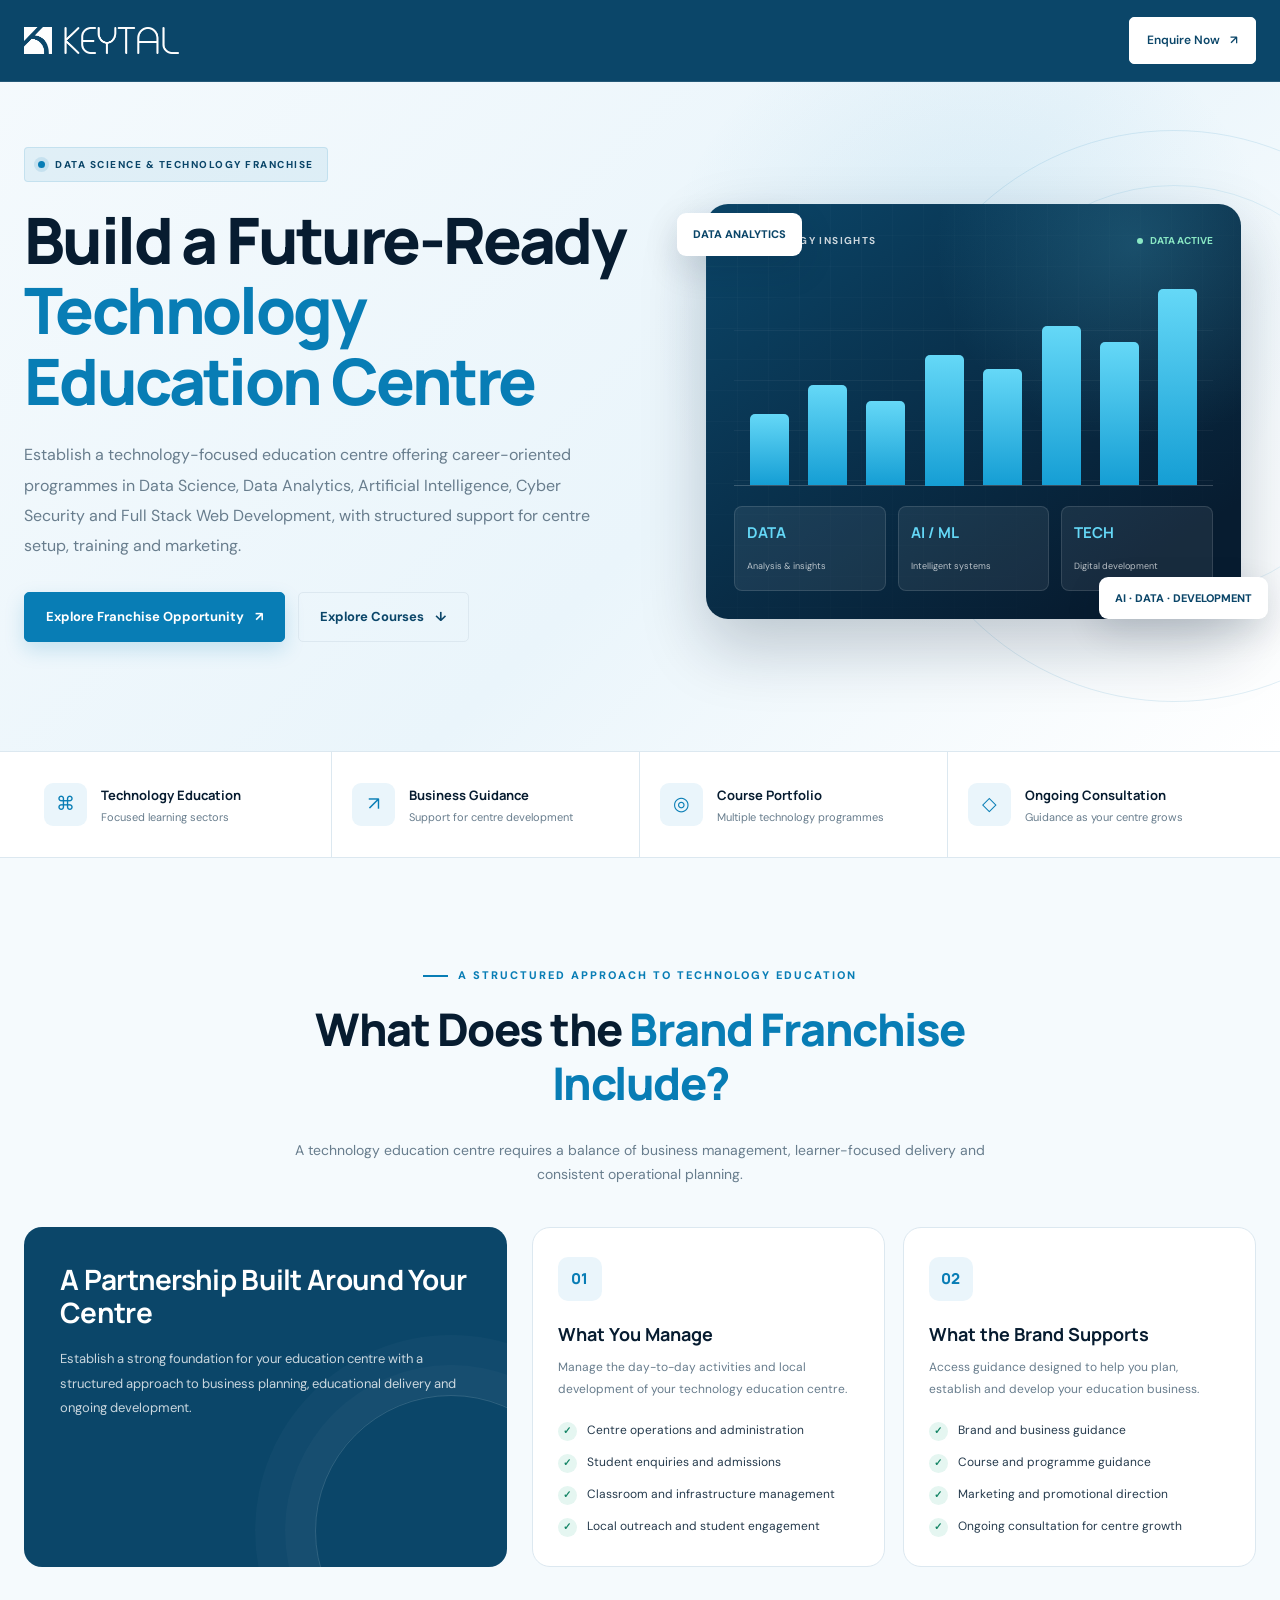
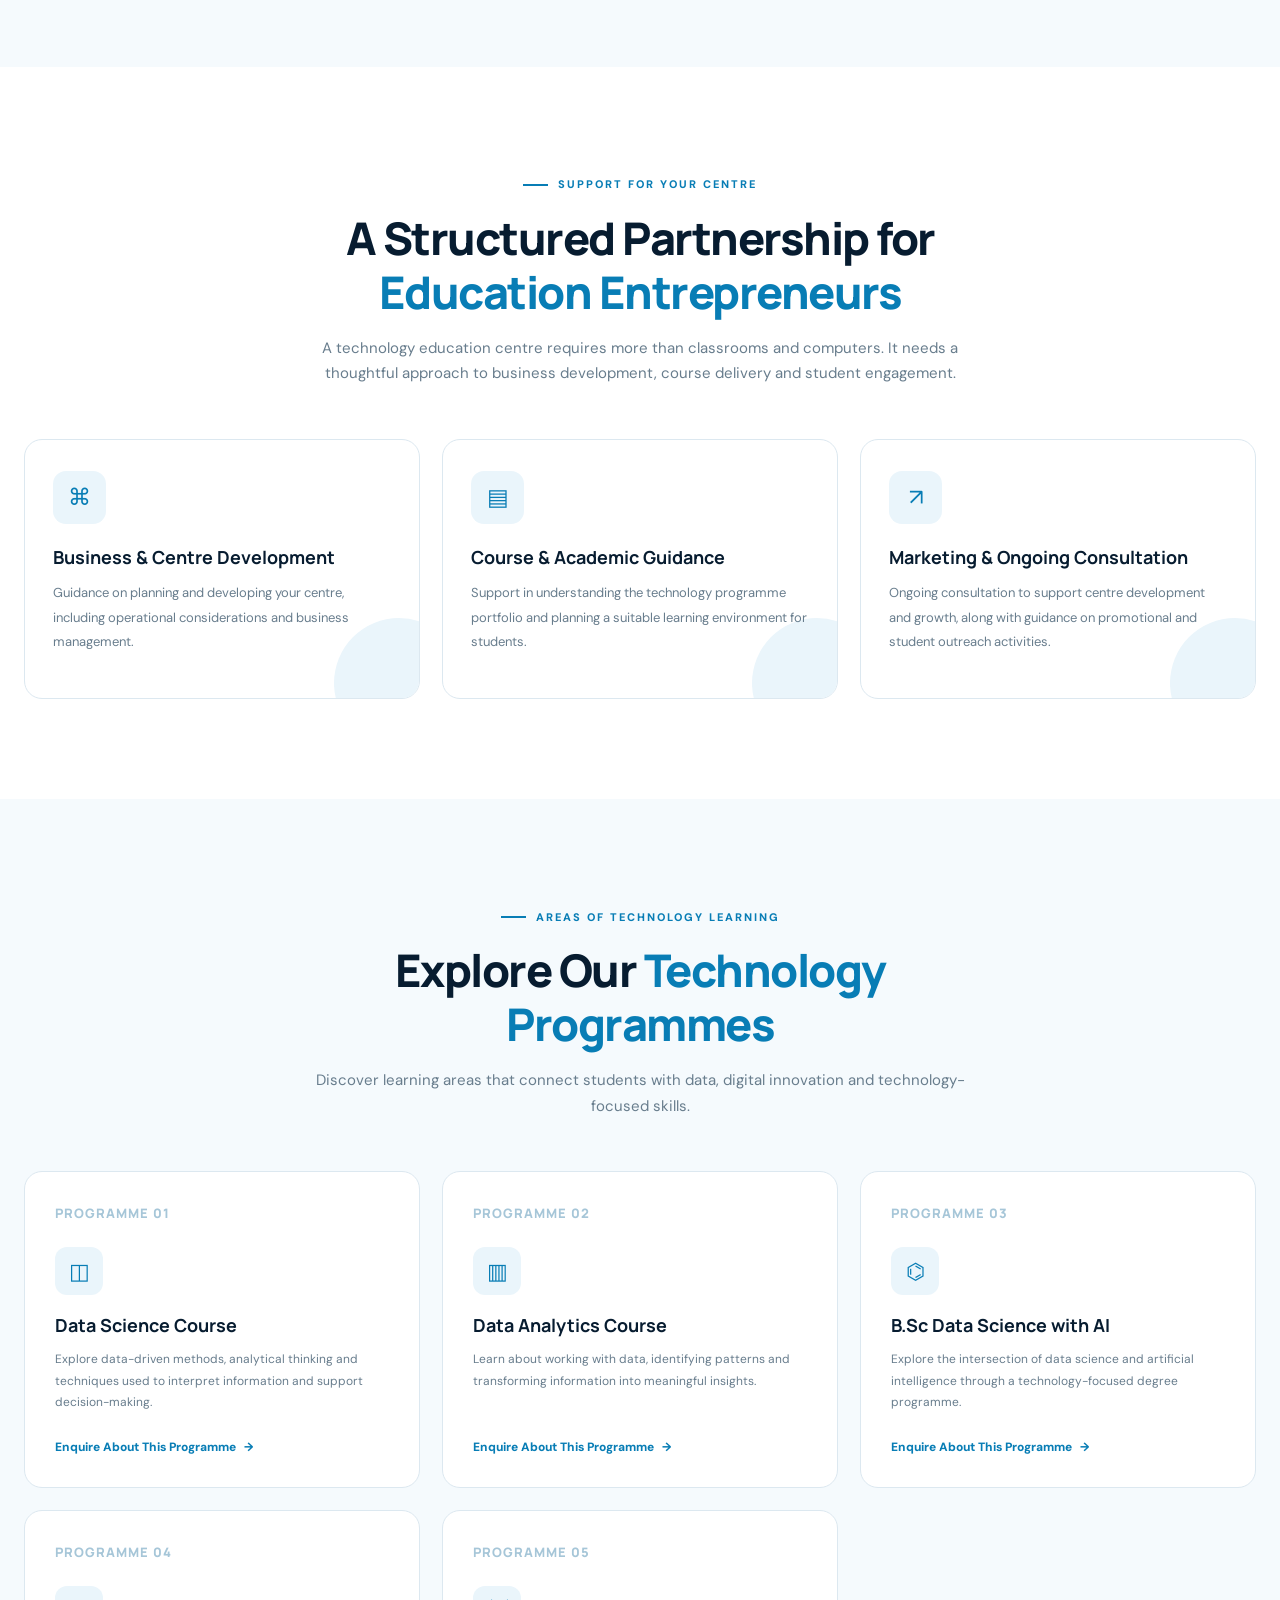
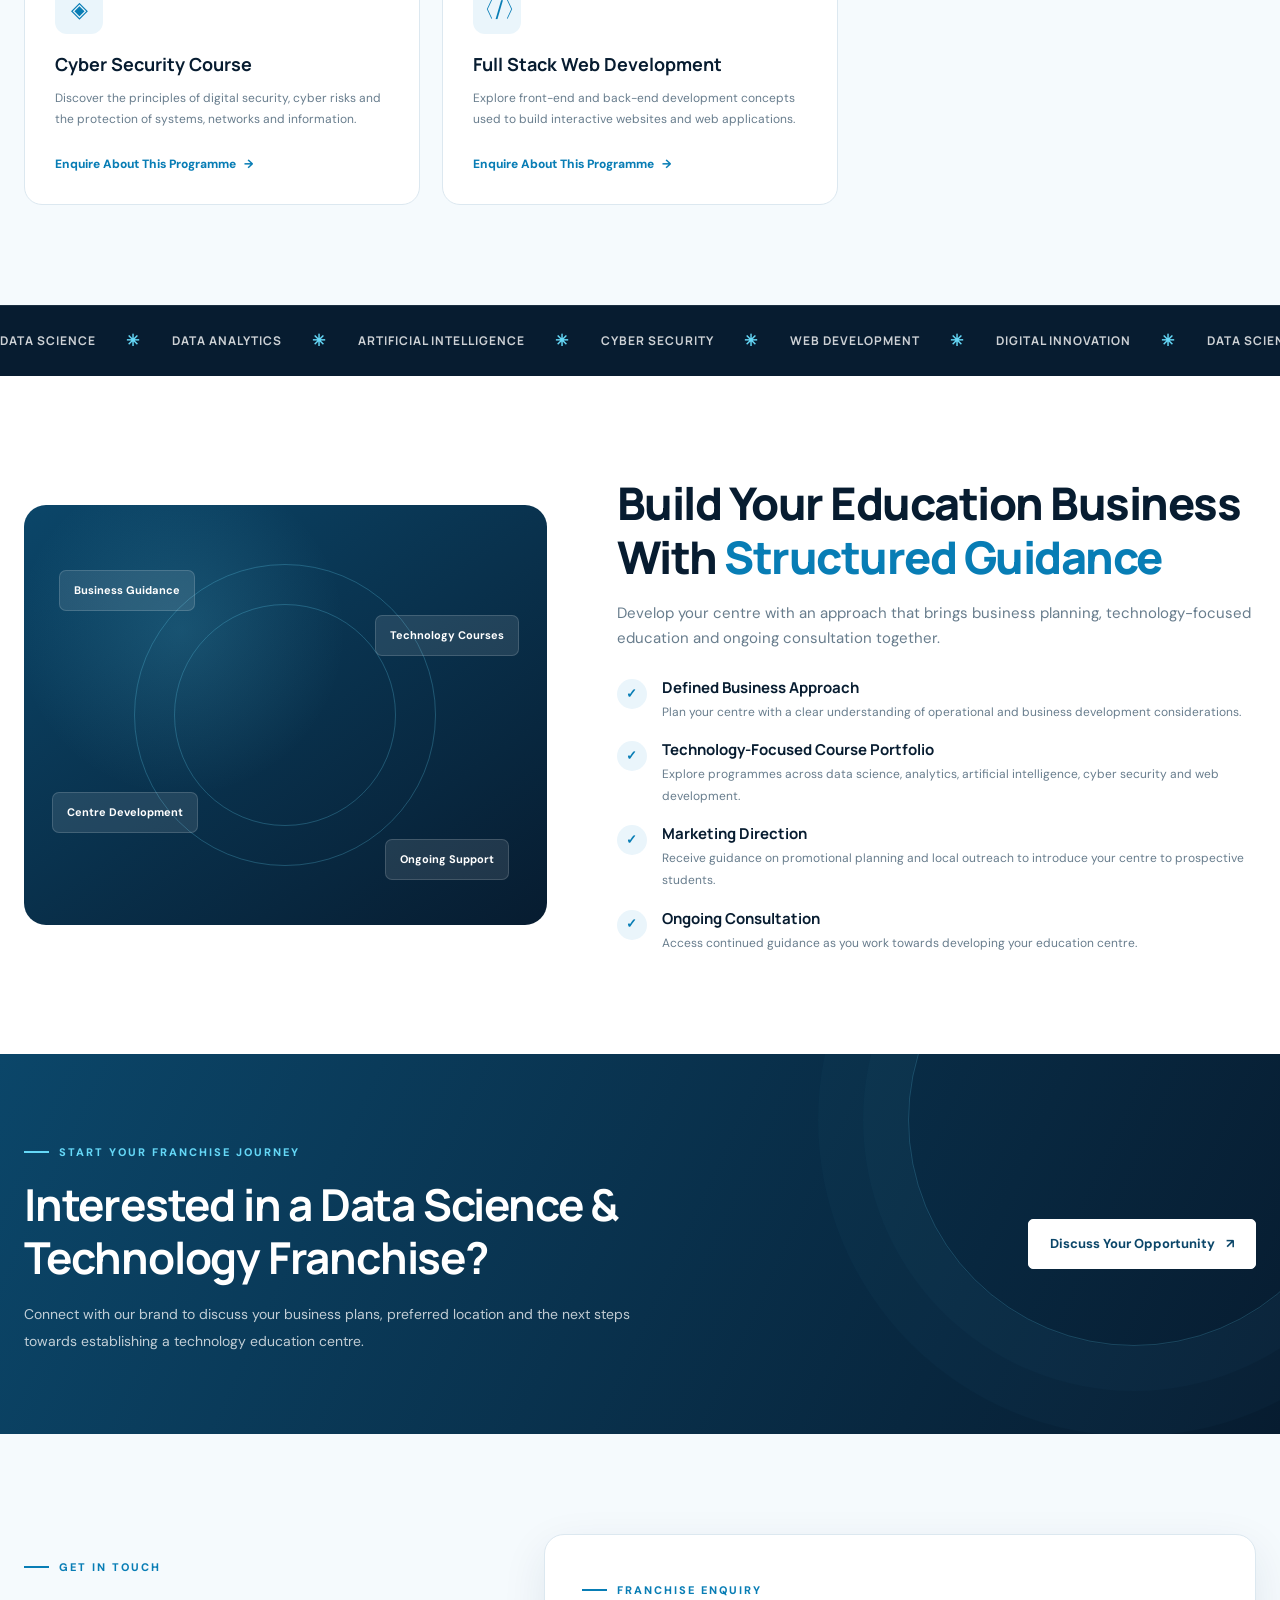
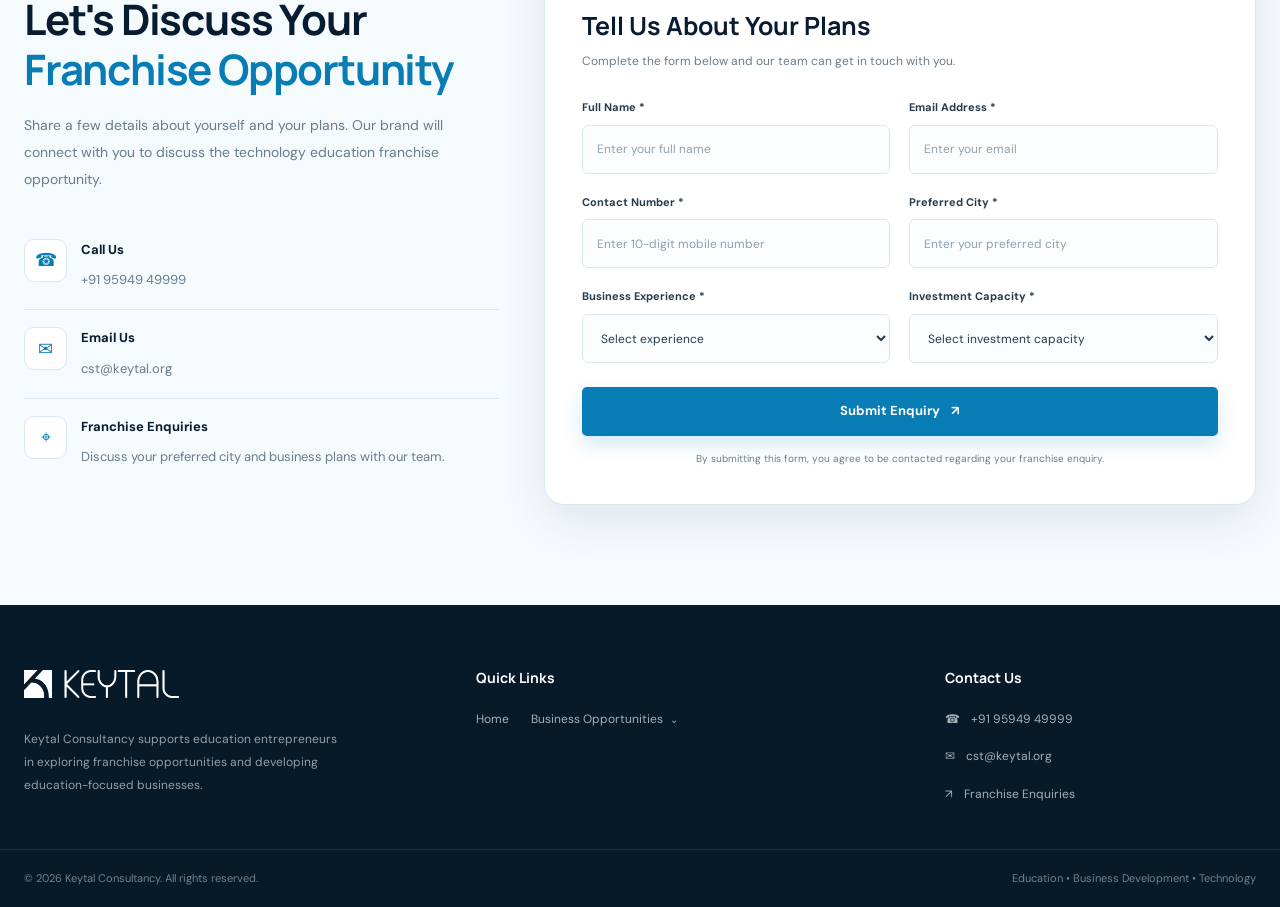
<file: develearn.html>
<!DOCTYPE html>
<html lang="en">
<head>
<meta charset="UTF-8">
<meta name="viewport" content="width=device-width, initial-scale=1.0">

<title>Keytal Consultancy | Data Science & Technology Franchise</title>

<meta name="description" content="Start your own technology-focused education centre with Keytal Consultancy. Explore franchise opportunities in Data Science, Data Analytics, Artificial Intelligence, Cyber Security and Full Stack Web Development.">

<meta name="theme-color" content="#0B4669">

<link rel="preconnect" href="https://fonts.googleapis.com">
<link rel="preconnect" href="https://fonts.gstatic.com" crossorigin>
<link href="https://fonts.googleapis.com/css2?family=DM+Sans:wght@400;500;600;700&family=Manrope:wght@400;500;600;700;800&display=swap" rel="stylesheet">

<style>
:root {
    --blue: #0B4669;
    --blue-mid: #087DB5;
    --blue-light: #2D91C3;
    --blue-bright: #159ED4;
    --cyan: #65D8F7;
    --navy: #071C30;
    --navy-dark: #041321;
    --pale: #EAF5FB;
    --soft: #F5FAFD;
    --white: #FFFFFF;
    --text: #263B4D;
    --muted: #687D8D;
    --border: #DCE8F0;
    --container: 1240px;
    --header-height: 82px;
    --radius: 18px;
    --shadow: 0 15px 45px rgba(7, 48, 75, .09);
}

* {
    margin: 0;
    padding: 0;
    box-sizing: border-box;
}

html {
    scroll-behavior: smooth;
    scroll-padding-top: 100px;
}

body {
    font-family: "DM Sans", sans-serif;
    color: var(--text);
    background: var(--white);
    line-height: 1.7;
    overflow-x: hidden;
}

body, button, input, select, textarea {
    font-family: "DM Sans", sans-serif;
}

h1, h2, h3, h4 {
    font-family: "Manrope", sans-serif;
    line-height: 1.2;
}

a {
    color: inherit;
    text-decoration: none;
}

button, input, select, textarea {
    font: inherit;
}

button, a {
    -webkit-tap-highlight-color: transparent;
}

img, svg {
    max-width: 100%;
}

.container {
    width: min(var(--container), calc(100% - 48px));
    margin: 0 auto;
}

.section {
    padding: 100px 0;
    position: relative;
}

.section-light {
    background: var(--white);
}

.section-soft {
    background: var(--soft);
}

.section-blue {
    background: var(--blue);
    color: var(--white);
}

.eyebrow {
    display: inline-flex;
    align-items: center;
    gap: 10px;
    color: var(--blue-mid);
    font-size: 11px;
    font-weight: 800;
    letter-spacing: 2px;
    text-transform: uppercase;
    margin-bottom: 17px;
}

.eyebrow::before {
    content: "";
    width: 25px;
    height: 2px;
    background: currentColor;
}

.eyebrow-light {
    color: var(--cyan);
}

.section-heading {
    max-width: 750px;
    margin: 0 auto 52px;
    text-align: center;
}

.section-heading h2 {
    font-size: clamp(30px, 4vw, 45px);
    font-weight: 800;
    letter-spacing: -1.5px;
    color: var(--navy);
    margin-bottom: 17px;
}

.section-heading h2 span {
    color: var(--blue-mid);
}

.section-blue .section-heading h2 {
    color: var(--white);
}

.section-blue .section-heading h2 span {
    color: var(--cyan);
}

.section-heading p {
    max-width: 660px;
    margin: 0 auto;
    color: var(--muted);
    font-size: 15px;
}

.section-blue .section-heading p {
    color: rgba(255,255,255,.75);
}

/* HEADER */

.header {
    position: fixed;
    top: 0;
    left: 0;
    width: 100%;
    height: var(--header-height);
    z-index: 1000;
    background: var(--blue);
    border-bottom: 1px solid rgba(255,255,255,.1);
    transition: box-shadow .3s ease, background .3s ease;
}

.header.scrolled {
    background: #083D5B;
    box-shadow: 0 8px 28px rgba(0, 22, 38, .2);
}

.header-inner {
    width: min(1380px, calc(100% - 48px));
    height: 100%;
    margin: 0 auto;
    display: flex;
    align-items: center;
    justify-content: space-between;
    gap: 28px;
}

.logo {
    display: flex;
    align-items: center;
    flex-shrink: 0;
}

.logo img {
    width: 155px;
    max-height: 58px;
    object-fit: contain;
    display: block;
}

.nav {
    display: flex;
    align-items: center;
    gap: 26px;
}

.nav a {
    color: rgba(255,255,255,.9);
    font-size: 12px;
    font-weight: 600;
    white-space: nowrap;
    position: relative;
    transition: color .25s ease;
}

.nav a:not(.nav-cta)::after {
    content: "";
    position: absolute;
    left: 0;
    bottom: -8px;
    width: 0;
    height: 2px;
    background: var(--cyan);
    transition: width .25s ease;
}

.nav a:not(.nav-cta):hover,
.nav a.active {
    color: var(--cyan);
}

.nav a:not(.nav-cta):hover::after,
.nav a.active::after {
    width: 100%;
}

.nav .nav-cta {
    display: inline-flex;
    align-items: center;
    justify-content: center;
    gap: 10px;
    padding: 12px 17px;
    background: var(--white);
    color: var(--blue);
    border: 1px solid var(--white);
    border-radius: 5px;
    transition: .25s ease;
}

.nav .nav-cta:hover {
    background: var(--cyan);
    border-color: var(--cyan);
    color: var(--navy);
    transform: translateY(-2px);
}

.menu-btn {
    display: none;
    width: 43px;
    height: 43px;
    align-items: center;
    justify-content: center;
    border: 1px solid rgba(255,255,255,.25);
    background: transparent;
    color: var(--white);
    border-radius: 7px;
    font-size: 24px;
    cursor: pointer;
}

/* BUTTONS */

.btn {
    display: inline-flex;
    align-items: center;
    justify-content: center;
    gap: 11px;
    min-height: 49px;
    padding: 13px 21px;
    border-radius: 5px;
    font-size: 13px;
    font-weight: 700;
    transition: transform .25s ease, background .25s ease, box-shadow .25s ease;
    cursor: pointer;
}

.btn:hover {
    transform: translateY(-3px);
}

.btn-primary {
    background: var(--blue-mid);
    color: var(--white);
    border: 1px solid var(--blue-mid);
    box-shadow: 0 8px 20px rgba(8,125,181,.18);
}

.btn-primary:hover {
    background: var(--blue);
    border-color: var(--blue);
}

.btn-white {
    background: var(--white);
    color: var(--blue);
    border: 1px solid var(--white);
}

.btn-white:hover {
    background: var(--cyan);
    border-color: var(--cyan);
}

.btn-outline {
    color: var(--white);
    border: 1px solid rgba(255,255,255,.55);
    background: transparent;
}

.btn-outline:hover {
    background: rgba(255,255,255,.1);
}

/* HERO */

.hero {
    min-height: 740px;
    padding: calc(var(--header-height) + 65px) 0 75px;
    position: relative;
    overflow: hidden;
    background:
        radial-gradient(circle at 76% 42%, rgba(45,145,195,.13), transparent 30%),
        linear-gradient(135deg, #F5FAFD 0%, #EAF5FB 58%, #FFFFFF 100%);
}

.hero::before {
    content: "";
    position: absolute;
    top: 130px;
    right: -180px;
    width: 570px;
    height: 570px;
    border: 1px solid rgba(8,125,181,.12);
    border-radius: 50%;
    pointer-events: none;
}

.hero::after {
    content: "";
    position: absolute;
    top: 185px;
    right: -100px;
    width: 410px;
    height: 410px;
    border: 1px solid rgba(8,125,181,.1);
    border-radius: 50%;
    pointer-events: none;
}

.hero-grid {
    position: relative;
    z-index: 1;
    display: grid;
    grid-template-columns: 1.04fr .96fr;
    align-items: center;
    gap: 55px;
}

.hero-content {
    max-width: 660px;
}

.hero-kicker {
    display: inline-flex;
    align-items: center;
    gap: 10px;
    padding: 8px 13px;
    background: rgba(8,125,181,.08);
    color: var(--blue);
    border: 1px solid rgba(8,125,181,.13);
    border-radius: 4px;
    font-size: 10px;
    font-weight: 800;
    letter-spacing: 1.5px;
    margin-bottom: 23px;
}

.hero-kicker span {
    width: 7px;
    height: 7px;
    border-radius: 50%;
    background: var(--blue-mid);
    box-shadow: 0 0 0 4px rgba(8,125,181,.12);
}

.hero h1 {
    color: var(--navy);
    font-size: clamp(39px, 5vw, 65px);
    font-weight: 800;
    letter-spacing: -2.6px;
    line-height: 1.1;
    margin-bottom: 24px;
}

.hero h1 span {
    color: var(--blue-mid);
}

.hero-description {
    max-width: 580px;
    color: var(--muted);
    font-size: 16px;
    line-height: 1.9;
    margin-bottom: 30px;
}

.hero-buttons {
    display: flex;
    align-items: center;
    flex-wrap: wrap;
    gap: 13px;
    margin-bottom: 34px;
}

.hero-trust {
    display: flex;
    align-items: center;
    gap: 13px;
    color: var(--muted);
    font-size: 12px;
}

.trust-icon {
    width: 39px;
    height: 39px;
    display: grid;
    place-items: center;
    background: var(--white);
    border: 1px solid var(--border);
    border-radius: 50%;
    color: var(--blue-mid);
    font-size: 18px;
    flex-shrink: 0;
}

.hero-visual {
    min-height: 480px;
    display: flex;
    align-items: center;
    justify-content: center;
    position: relative;
}

.data-visual {
    width: 100%;
    max-width: 535px;
    min-height: 400px;
    position: relative;
    border-radius: 22px;
    padding: 28px;
    overflow: hidden;
    background:
        radial-gradient(circle at 80% 10%, rgba(101,216,247,.18), transparent 35%),
        linear-gradient(145deg, #0B4669, #071C30 85%);
    box-shadow: 0 28px 65px rgba(7,28,48,.22);
}

.data-visual::before {
    content: "";
    position: absolute;
    inset: 0;
    opacity: .2;
    background-image:
        linear-gradient(rgba(255,255,255,.12) 1px, transparent 1px),
        linear-gradient(90deg, rgba(255,255,255,.12) 1px, transparent 1px);
    background-size: 31px 31px;
    mask-image: linear-gradient(to bottom right, black, transparent);
}

.visual-top {
    display: flex;
    align-items: center;
    justify-content: space-between;
    position: relative;
    z-index: 1;
    color: rgba(255,255,255,.8);
    font-size: 10px;
    font-weight: 700;
    letter-spacing: 1.4px;
}

.visual-status {
    display: flex;
    align-items: center;
    gap: 7px;
    color: #8AE8C4;
    font-size: 10px;
    letter-spacing: 0;
}

.visual-status::before {
    content: "";
    width: 6px;
    height: 6px;
    border-radius: 50%;
    background: #8AE8C4;
}

.visual-chart {
    position: relative;
    z-index: 1;
    height: 205px;
    margin: 32px 0 20px;
    border-bottom: 1px solid rgba(255,255,255,.2);
    display: flex;
    align-items: end;
    justify-content: space-around;
    gap: 12px;
    padding: 0 12px;
    background: repeating-linear-gradient(
        to bottom,
        transparent 0,
        transparent 49px,
        rgba(255,255,255,.09) 50px
    );
}

.chart-bar {
    flex: 1;
    max-width: 39px;
    min-width: 12px;
    border-radius: 5px 5px 0 0;
    background: linear-gradient(to top, #159ED4, #65D8F7);
    animation: barRise 1.2s ease both;
    transform-origin: bottom;
}

.chart-bar:nth-child(1) { height: 35%; animation-delay: .1s; }
.chart-bar:nth-child(2) { height: 49%; animation-delay: .2s; }
.chart-bar:nth-child(3) { height: 41%; animation-delay: .3s; }
.chart-bar:nth-child(4) { height: 64%; animation-delay: .4s; }
.chart-bar:nth-child(5) { height: 57%; animation-delay: .5s; }
.chart-bar:nth-child(6) { height: 78%; animation-delay: .6s; }
.chart-bar:nth-child(7) { height: 70%; animation-delay: .7s; }
.chart-bar:nth-child(8) { height: 96%; animation-delay: .8s; }

@keyframes barRise {
    from { transform: scaleY(.1); opacity: .3; }
    to { transform: scaleY(1); opacity: 1; }
}

.visual-stats {
    position: relative;
    z-index: 1;
    display: grid;
    grid-template-columns: repeat(3, 1fr);
    gap: 12px;
}

.visual-stat {
    padding: 13px 12px;
    background: rgba(255,255,255,.07);
    border: 1px solid rgba(255,255,255,.12);
    border-radius: 8px;
}

.visual-stat strong {
    display: block;
    color: var(--cyan);
    font-family: "Manrope", sans-serif;
    font-size: 15px;
    margin-bottom: 4px;
}

.visual-stat span {
    color: rgba(255,255,255,.7);
    font-size: 9px;
    line-height: 1.4;
}

.float-tag {
    position: absolute;
    z-index: 2;
    padding: 12px 16px;
    border-radius: 9px;
    background: var(--white);
    box-shadow: 0 12px 35px rgba(7,28,48,.14);
    color: var(--blue);
    font-size: 11px;
    font-weight: 800;
    animation: floatTag 4s ease-in-out infinite;
}

.float-tag-one {
    top: 42px;
    left: -14px;
}

.float-tag-two {
    bottom: 32px;
    right: -12px;
    animation-delay: -2s;
}

@keyframes floatTag {
    0%, 100% { transform: translateY(0); }
    50% { transform: translateY(-8px); }
}

/* HIGHLIGHT STRIP */

.highlight-strip {
    position: relative;
    z-index: 3;
    background: var(--white);
    border-top: 1px solid var(--border);
    border-bottom: 1px solid var(--border);
}

.highlight-grid {
    display: grid;
    grid-template-columns: repeat(4, 1fr);
}

.highlight-item {
    min-height: 105px;
    padding: 23px 20px;
    display: flex;
    align-items: center;
    gap: 14px;
    border-right: 1px solid var(--border);
}

.highlight-item:last-child {
    border-right: 0;
}

.highlight-symbol {
    width: 43px;
    height: 43px;
    flex-shrink: 0;
    display: grid;
    place-items: center;
    background: var(--pale);
    border-radius: 9px;
    color: var(--blue-mid);
    font-size: 19px;
}

.highlight-item strong {
    display: block;
    color: var(--navy);
    font-family: "Manrope", sans-serif;
    font-size: 13px;
    margin-bottom: 3px;
}

.highlight-item span {
    display: block;
    color: var(--muted);
    font-size: 11px;
    line-height: 1.5;
}

/* FRANCHISE MODEL */

.model-section {
    background: var(--soft);
    overflow: hidden;
}

.model-intro {
    max-width: 760px;
    margin: -23px auto 40px;
    text-align: center;
    color: var(--muted);
    font-size: 14px;
}

.model-layout {
    display: grid;
    grid-template-columns: .8fr 1.2fr;
    gap: 25px;
    align-items: stretch;
}

.model-note {
    position: relative;
    overflow: hidden;
    min-height: 100%;
    padding: 36px;
    border-radius: var(--radius);
    background: var(--blue);
    color: var(--white);
    display: flex;
    flex-direction: column;
    justify-content: space-between;
}

.model-note::after {
    content: "";
    position: absolute;
    right: -80px;
    bottom: -100px;
    width: 270px;
    height: 270px;
    border: 1px solid rgba(255,255,255,.15);
    border-radius: 50%;
    box-shadow: 0 0 0 30px rgba(255,255,255,.025),
                0 0 0 60px rgba(255,255,255,.025);
}

.model-note-content {
    position: relative;
    z-index: 1;
}

.model-note .small-label {
    color: var(--cyan);
    font-size: 10px;
    font-weight: 800;
    letter-spacing: 1.8px;
    margin-bottom: 19px;
}

.model-note h3 {
    font-size: 28px;
    letter-spacing: -.7px;
    margin-bottom: 17px;
}

.model-note p {
    color: rgba(255,255,255,.78);
    font-size: 13px;
    line-height: 1.9;
}

.model-note-bottom {
    position: relative;
    z-index: 1;
    margin-top: 45px;
    padding-top: 20px;
    border-top: 1px solid rgba(255,255,255,.2);
    display: flex;
    justify-content: space-between;
    gap: 15px;
    font-size: 11px;
    color: rgba(255,255,255,.8);
}

.model-note-bottom strong {
    color: var(--cyan);
}

.model-cards {
    display: grid;
    grid-template-columns: repeat(2, minmax(0, 1fr));
    gap: 18px;
}

.model-card {
    position: relative;
    padding: 29px 25px;
    background: var(--white);
    border: 1px solid var(--border);
    border-radius: var(--radius);
    transition: transform .3s ease, box-shadow .3s ease, border-color .3s ease;
}

.model-card:hover {
    transform: translateY(-6px);
    box-shadow: var(--shadow);
    border-color: rgba(8,125,181,.35);
}

.model-card-number {
    display: inline-flex;
    width: 44px;
    height: 44px;
    align-items: center;
    justify-content: center;
    border-radius: 10px;
    background: var(--pale);
    color: var(--blue-mid);
    font-family: "Manrope", sans-serif;
    font-size: 15px;
    font-weight: 800;
    margin-bottom: 23px;
}

.model-card h3 {
    color: var(--navy);
    font-size: 18px;
    margin-bottom: 12px;
}

.model-card p {
    color: var(--muted);
    font-size: 12px;
    line-height: 1.8;
    margin-bottom: 20px;
}

.feature-list {
    list-style: none;
    display: grid;
    gap: 12px;
}

.feature-list li {
    display: flex;
    align-items: flex-start;
    gap: 10px;
    color: var(--text);
    font-size: 12px;
    line-height: 1.6;
}

.feature-list li::before {
    content: "✓";
    width: 19px;
    height: 19px;
    flex: 0 0 19px;
    display: grid;
    place-items: center;
    border-radius: 50%;
    background: #E5F6F1;
    color: #158566;
    font-size: 10px;
    font-weight: 800;
    margin-top: 1px;
}

/* SUPPORT */

.support-grid {
    display: grid;
    grid-template-columns: repeat(3, minmax(0, 1fr));
    gap: 22px;
}

.support-card {
    position: relative;
    padding: 31px 28px;
    min-height: 260px;
    border: 1px solid var(--border);
    border-radius: var(--radius);
    background: var(--white);
    transition: transform .3s ease, box-shadow .3s ease;
    overflow: hidden;
}

.support-card::after {
    content: "";
    position: absolute;
    bottom: -50px;
    right: -45px;
    width: 130px;
    height: 130px;
    border-radius: 50%;
    background: var(--pale);
    transition: transform .35s ease;
}

.support-card:hover {
    transform: translateY(-7px);
    box-shadow: var(--shadow);
}

.support-card:hover::after {
    transform: scale(1.4);
}

.support-icon {
    width: 53px;
    height: 53px;
    display: grid;
    place-items: center;
    border-radius: 13px;
    background: var(--pale);
    color: var(--blue-mid);
    font-size: 23px;
    margin-bottom: 23px;
}

.support-card h3 {
    position: relative;
    z-index: 1;
    color: var(--navy);
    font-size: 18px;
    margin-bottom: 13px;
}

.support-card p {
    position: relative;
    z-index: 1;
    color: var(--muted);
    font-size: 13px;
    line-height: 1.85;
}

/* COURSES */

.courses-section {
    background: var(--soft);
    overflow: hidden;
}

.courses-grid {
    display: grid;
    grid-template-columns: repeat(3, minmax(0, 1fr));
    gap: 22px;
    align-items: stretch;
}

.course-card {
    position: relative;
    min-height: 285px;
    display: flex;
    flex-direction: column;
    align-items: flex-start;
    padding: 30px;
    background: var(--white);
    border: 1px solid var(--border);
    border-radius: var(--radius);
    overflow: hidden;
    transition: transform .3s ease, box-shadow .3s ease, border-color .3s ease;
}

.course-card:hover {
    transform: translateY(-6px);
    box-shadow: var(--shadow);
    border-color: rgba(8,125,181,.4);
}

.course-card::before {
    content: "";
    position: absolute;
    top: 0;
    left: 0;
    width: 100%;
    height: 4px;
    background: linear-gradient(90deg, var(--blue), var(--cyan));
    transform: scaleX(0);
    transform-origin: left;
    transition: transform .3s ease;
}

.course-card:hover::before {
    transform: scaleX(1);
}

.course-number {
    color: #A6C6D8;
    font-family: "Manrope", sans-serif;
    font-size: 13px;
    font-weight: 800;
    letter-spacing: 1px;
    margin-bottom: 23px;
}

.course-icon {
    width: 48px;
    height: 48px;
    display: grid;
    place-items: center;
    color: var(--blue-mid);
    background: var(--pale);
    border-radius: 12px;
    font-size: 22px;
    margin-bottom: 20px;
}

.course-card h3 {
    color: var(--navy);
    font-size: 18px;
    margin-bottom: 12px;
}

.course-card p {
    color: var(--muted);
    font-size: 12px;
    line-height: 1.8;
    margin-bottom: 23px;
}

.course-link {
    display: inline-flex;
    align-items: center;
    gap: 8px;
    margin-top: auto;
    color: var(--blue-mid);
    font-size: 12px;
    font-weight: 800;
}

.course-link span {
    transition: transform .2s ease;
}

.course-link:hover span {
    transform: translateX(5px);
}

/* TECHNOLOGY TICKER */

.ticker {
    overflow: hidden;
    background: var(--navy);
    padding: 21px 0;
    border-top: 1px solid rgba(255,255,255,.08);
}

.ticker-track {
    display: flex;
    width: max-content;
    align-items: center;
    gap: 32px;
    animation: tickerMove 32s linear infinite;
}

.ticker:hover .ticker-track {
    animation-play-state: paused;
}

.ticker-item {
    display: flex;
    align-items: center;
    gap: 30px;
    color: rgba(255,255,255,.8);
    font-family: "Manrope", sans-serif;
    font-size: 12px;
    font-weight: 700;
    white-space: nowrap;
    letter-spacing: 1px;
}

.ticker-item::after {
    content: "✳";
    color: var(--cyan);
    font-size: 16px;
}

@keyframes tickerMove {
    from { transform: translateX(0); }
    to { transform: translateX(-50%); }
}

/* WHY KEYTAL */

.why-grid {
    display: grid;
    grid-template-columns: .9fr 1.1fr;
    align-items: center;
    gap: 70px;
}

.why-visual {
    min-height: 420px;
    position: relative;
    display: flex;
    align-items: center;
    justify-content: center;
    border-radius: 22px;
    overflow: hidden;
    background:
        radial-gradient(circle at 30% 30%, rgba(101,216,247,.16), transparent 35%),
        linear-gradient(145deg, #0B4669, #071C30);
}

.why-visual::before,
.why-visual::after {
    content: "";
    position: absolute;
    border: 1px solid rgba(101,216,247,.25);
    border-radius: 50%;
}

.why-visual::before {
    width: 300px;
    height: 300px;
}

.why-visual::after {
    width: 220px;
    height: 220px;
}

.why-center {
    position: relative;
    z-index: 1;
    width: 145px;
    height: 145px;
    display: flex;
    flex-direction: column;
    align-items: center;
    justify-content: center;
    border-radius: 50%;
    background: rgba(255,255,255,.08);
    border: 1px solid rgba(101,216,247,.45);
    color: var(--white);
    box-shadow: 0 0 60px rgba(101,216,247,.12);
}

.why-center strong {
    font-size: 23px;
    color: var(--cyan);
}

.why-center span {
    font-size: 10px;
    letter-spacing: 1.2px;
    text-transform: uppercase;
}

.orbit-label {
    position: absolute;
    z-index: 2;
    padding: 10px 14px;
    background: rgba(255,255,255,.1);
    border: 1px solid rgba(255,255,255,.15);
    color: var(--white);
    border-radius: 7px;
    font-size: 11px;
    font-weight: 700;
}

.orbit-label.one { top: 65px; left: 35px; }
.orbit-label.two { top: 110px; right: 28px; }
.orbit-label.three { bottom: 92px; left: 28px; }
.orbit-label.four { bottom: 45px; right: 38px; }

.why-content .section-heading {
    text-align: left;
    margin: 0 0 27px;
}

.why-content .section-heading p {
    margin: 0;
}

.why-points {
    display: grid;
    gap: 18px;
}

.why-point {
    display: flex;
    gap: 15px;
    align-items: flex-start;
}

.why-check {
    width: 30px;
    height: 30px;
    flex: 0 0 30px;
    display: grid;
    place-items: center;
    border-radius: 50%;
    background: var(--pale);
    color: var(--blue-mid);
    font-weight: 800;
    font-size: 13px;
}

.why-point h3 {
    color: var(--navy);
    font-size: 15px;
    margin-bottom: 5px;
}

.why-point p {
    color: var(--muted);
    font-size: 12px;
    line-height: 1.8;
}

/* CTA */

.final-cta {
    position: relative;
    overflow: hidden;
    padding: 80px 0;
    background: linear-gradient(115deg, #0B4669, #071C30);
    color: var(--white);
}

.final-cta::before {
    content: "";
    position: absolute;
    top: -160px;
    right: -80px;
    width: 450px;
    height: 450px;
    border: 1px solid rgba(101,216,247,.2);
    border-radius: 50%;
    box-shadow: 0 0 0 45px rgba(101,216,247,.025),
                0 0 0 90px rgba(101,216,247,.025);
}

.cta-inner {
    position: relative;
    z-index: 1;
    display: flex;
    align-items: center;
    justify-content: space-between;
    gap: 40px;
}

.cta-content {
    max-width: 720px;
}

.cta-content .eyebrow {
    color: var(--cyan);
}

.cta-content h2 {
    font-size: clamp(30px, 4vw, 44px);
    letter-spacing: -1.2px;
    margin-bottom: 17px;
}

.cta-content p {
    max-width: 650px;
    color: rgba(255,255,255,.75);
    font-size: 14px;
    line-height: 1.9;
}

.cta-actions {
    flex-shrink: 0;
}

/* CONTACT FORM */

.contact-section {
    background: var(--soft);
}

.contact-layout {
    display: grid;
    grid-template-columns: .8fr 1.2fr;
    gap: 45px;
    align-items: start;
}

.contact-info {
    padding: 15px 0;
}

.contact-info h2 {
    color: var(--navy);
    font-size: clamp(30px, 4vw, 42px);
    letter-spacing: -1.2px;
    margin-bottom: 18px;
}

.contact-info h2 span {
    color: var(--blue-mid);
}

.contact-info > p {
    color: var(--muted);
    font-size: 14px;
    line-height: 1.9;
    margin-bottom: 30px;
}

.contact-detail {
    display: flex;
    align-items: flex-start;
    gap: 14px;
    padding: 17px 0;
    border-bottom: 1px solid var(--border);
}

.contact-detail:last-child {
    border-bottom: 0;
}

.contact-detail-icon {
    width: 43px;
    height: 43px;
    flex: 0 0 43px;
    display: grid;
    place-items: center;
    background: var(--white);
    border: 1px solid var(--border);
    border-radius: 10px;
    color: var(--blue-mid);
    font-size: 18px;
}

.contact-detail strong {
    display: block;
    color: var(--navy);
    font-size: 13px;
    margin-bottom: 4px;
}

.contact-detail a,
.contact-detail span {
    color: var(--muted);
    font-size: 13px;
    overflow-wrap: anywhere;
}

.contact-detail a:hover {
    color: var(--blue-mid);
}

.contact-form-wrap {
    padding: 37px;
    background: var(--white);
    border: 1px solid var(--border);
    border-radius: 20px;
    box-shadow: var(--shadow);
}

.form-heading {
    margin-bottom: 27px;
}

.form-heading .eyebrow {
    margin-bottom: 11px;
}

.form-heading h3 {
    color: var(--navy);
    font-size: 25px;
    margin-bottom: 10px;
}

.form-heading p {
    color: var(--muted);
    font-size: 12px;
}

.form-grid {
    display: grid;
    grid-template-columns: repeat(2, minmax(0, 1fr));
    gap: 19px;
}

.form-group {
    min-width: 0;
}

.form-group.full {
    grid-column: 1 / -1;
}

.form-group label {
    display: block;
    color: var(--text);
    font-size: 11px;
    font-weight: 700;
    margin-bottom: 8px;
}

.form-group input,
.form-group select,
.form-group textarea {
    width: 100%;
    min-height: 49px;
    padding: 12px 14px;
    border: 1px solid var(--border);
    border-radius: 6px;
    outline: none;
    background: #FCFDFE;
    color: var(--text);
    font-size: 12px;
    transition: border-color .2s ease, box-shadow .2s ease;
}

.form-group input:focus,
.form-group select:focus,
.form-group textarea:focus {
    border-color: var(--blue-mid);
    box-shadow: 0 0 0 3px rgba(8,125,181,.09);
}

.form-group input::placeholder,
.form-group textarea::placeholder {
    color: #91A1AD;
}

.form-group select {
    cursor: pointer;
}

.form-submit {
    width: 100%;
    margin-top: 24px;
    border: 0;
}

.form-note {
    margin-top: 14px;
    text-align: center;
    color: var(--muted);
    font-size: 10px;
}

/* FOOTER */

.footer {
    color: rgba(255,255,255,.78);
    background: #061A2A;
}

.footer-main {
    display: grid;
    grid-template-columns: 1.15fr 1.2fr .9fr;
    gap: 55px;
    padding: 65px 0 45px;
}

.footer-brand img {
    width: 155px;
    max-height: 60px;
    object-fit: contain;
    margin-bottom: 22px;
}

.footer-brand p {
    max-width: 320px;
    color: rgba(255,255,255,.58);
    font-size: 12px;
    line-height: 1.9;
}

.footer-column h4 {
    color: var(--white);
    font-size: 14px;
    margin-bottom: 22px;
}

.footer-links {
    display: flex;
    flex-wrap: wrap;
    column-gap: 22px;
    row-gap: 14px;
}

.footer-links > a,
.footer-dropdown > a {
    color: rgba(255,255,255,.65);
    font-size: 12px;
    transition: color .2s ease;
}

.footer-links > a:hover,
.footer-dropdown > a:hover {
    color: var(--cyan);
}

.footer-dropdown {
    position: relative;
    display: inline-flex;
    align-items: center;
    gap: 6px;
}

.footer-dropdown > a:first-child {
    display: inline-flex;
    align-items: center;
    gap: 7px;
}

.dropdown-arrow {
    font-size: 10px;
    transition: transform .25s ease;
}

.footer-dropdown.open .dropdown-arrow {
    transform: rotate(180deg);
}

.dropdown-menu {
    position: absolute;
    left: 0;
    bottom: calc(100% + 14px);
    width: 225px;
    padding: 8px;
    border: 1px solid rgba(255,255,255,.1);
    border-radius: 10px;
    background: #0C2B40;
    box-shadow: 0 15px 35px rgba(0,0,0,.25);
    opacity: 0;
    visibility: hidden;
    transform: translateY(8px);
    transition: opacity .2s ease, visibility .2s ease, transform .2s ease;
    z-index: 20;
}

.footer-dropdown:hover .dropdown-menu,
.footer-dropdown:focus-within .dropdown-menu,
.footer-dropdown.open .dropdown-menu {
    opacity: 1;
    visibility: visible;
    transform: translateY(0);
}

.dropdown-menu a {
    display: block;
    padding: 11px 12px;
    border-radius: 6px;
    color: rgba(255,255,255,.75);
    font-size: 12px;
    transition: background .2s ease, color .2s ease;
}

.dropdown-menu a:hover {
    background: rgba(101,216,247,.1);
    color: var(--cyan);
}

.footer-contact-list {
    display: grid;
    gap: 17px;
}

.footer-contact-list a,
.footer-contact-list span {
    display: flex;
    align-items: flex-start;
    gap: 11px;
    color: rgba(255,255,255,.65);
    font-size: 12px;
    overflow-wrap: anywhere;
}

.footer-contact-list a:hover {
    color: var(--cyan);
}

.footer-bottom {
    border-top: 1px solid rgba(255,255,255,.1);
    padding: 19px 0;
}

.footer-bottom-inner {
    display: flex;
    justify-content: space-between;
    align-items: center;
    gap: 15px;
}

.footer-bottom p {
    color: rgba(255,255,255,.45);
    font-size: 11px;
}

/* BACK TO TOP */

.back-to-top {
    position: fixed;
    right: 22px;
    bottom: 22px;
    z-index: 900;
    width: 44px;
    height: 44px;
    display: grid;
    place-items: center;
    border: 0;
    border-radius: 8px;
    background: var(--blue-mid);
    color: var(--white);
    box-shadow: 0 7px 20px rgba(7,28,48,.2);
    cursor: pointer;
    font-size: 19px;
    opacity: 0;
    visibility: hidden;
    transform: translateY(10px);
    transition: .25s ease;
}

.back-to-top.visible {
    opacity: 1;
    visibility: visible;
    transform: translateY(0);
}

.back-to-top:hover {
    background: var(--blue);
}

/* REVEAL ANIMATIONS */

.reveal {
    opacity: 0;
    transform: translateY(24px);
    transition: opacity .7s ease, transform .7s ease;
}

.reveal.visible {
    opacity: 1;
    transform: translateY(0);
}

.reveal-left {
    opacity: 0;
    transform: translateX(-28px);
    transition: opacity .7s ease, transform .7s ease;
}

.reveal-left.visible {
    opacity: 1;
    transform: translateX(0);
}

.reveal-right {
    opacity: 0;
    transform: translateX(28px);
    transition: opacity .7s ease, transform .7s ease;
}

.reveal-right.visible {
    opacity: 1;
    transform: translateX(0);
}

.delay-1 { transition-delay: .1s; }
.delay-2 { transition-delay: .2s; }
.delay-3 { transition-delay: .3s; }

/* RESPONSIVE */

@media (max-width: 1120px) {
    .nav {
        gap: 17px;
    }

    .nav a {
        font-size: 11px;
    }

    .hero-grid {
        gap: 35px;
    }

    .model-layout {
        grid-template-columns: 1fr;
    }

    .model-note {
        min-height: 260px;
    }

    .why-grid {
        gap: 40px;
    }

    .footer-main {
        gap: 35px;
    }
}

@media (max-width: 900px) {
    :root {
        --header-height: 76px;
    }

    .container {
        width: min(100% - 36px, var(--container));
    }

    .header-inner {
        width: calc(100% - 36px);
    }

    .menu-btn {
        display: flex;
    }

    .nav {
        position: absolute;
        top: 100%;
        left: 0;
        width: 100%;
        max-height: calc(100vh - var(--header-height));
        overflow-y: auto;
        display: flex;
        flex-direction: column;
        align-items: stretch;
        gap: 0;
        padding: 10px 22px 22px;
        background: #083D5B;
        border-top: 1px solid rgba(255,255,255,.12);
        box-shadow: 0 18px 25px rgba(0,0,0,.15);
        opacity: 0;
        visibility: hidden;
        transform: translateY(-8px);
        transition: opacity .25s ease, transform .25s ease, visibility .25s ease;
    }

    .nav.open {
        opacity: 1;
        visibility: visible;
        transform: translateY(0);
    }

    .nav a {
        padding: 14px 4px;
        border-bottom: 1px solid rgba(255,255,255,.09);
        font-size: 13px;
    }

    .nav a:not(.nav-cta)::after {
        display: none;
    }

    .nav .nav-cta {
        margin-top: 14px;
        padding: 13px 17px;
        border-bottom: 0;
        align-self: flex-start;
    }

    .hero {
        padding-top: calc(var(--header-height) + 50px);
    }

    .hero-grid {
        grid-template-columns: 1fr;
        gap: 35px;
    }

    .hero-content {
        max-width: 750px;
    }

    .hero-visual {
        min-height: 420px;
    }

    .data-visual {
        max-width: 580px;
    }

    .highlight-grid {
        grid-template-columns: repeat(2, 1fr);
    }

    .highlight-item:nth-child(2) {
        border-right: 0;
    }

    .highlight-item:nth-child(-n+2) {
        border-bottom: 1px solid var(--border);
    }

    .support-grid {
        grid-template-columns: repeat(2, minmax(0, 1fr));
    }

    .courses-grid {
        grid-template-columns: repeat(2, minmax(0, 1fr));
    }

    .why-grid {
        grid-template-columns: 1fr;
    }

    .why-visual {
        min-height: 370px;
    }

    .cta-inner {
        align-items: flex-start;
        flex-direction: column;
    }

    .contact-layout {
        grid-template-columns: 1fr;
        gap: 30px;
    }

    .contact-info {
        max-width: 680px;
    }

    .footer-main {
        grid-template-columns: repeat(2, minmax(0, 1fr));
    }

    .footer-brand {
        grid-column: 1 / -1;
    }
}

@media (max-width: 600px) {
    .section {
        padding: 70px 0;
    }

    .container {
        width: calc(100% - 32px);
    }

    .header-inner {
        width: calc(100% - 32px);
    }

    .logo img {
        width: 137px;
    }

    .hero {
        padding-top: calc(var(--header-height) + 38px);
        padding-bottom: 48px;
    }

    .hero h1 {
        font-size: clamp(36px, 10vw, 49px);
        letter-spacing: -1.7px;
    }

    .hero-description {
        font-size: 14px;
    }

    .hero-buttons {
        align-items: stretch;
        flex-direction: column;
    }

    .hero-buttons .btn {
        width: 100%;
    }

    .hero-trust {
        align-items: flex-start;
        font-size: 11px;
    }

    .hero-visual {
        min-height: 350px;
    }

    .data-visual {
        min-height: 340px;
        padding: 20px;
        border-radius: 15px;
    }

    .visual-chart {
        height: 160px;
        margin: 27px 0 16px;
        gap: 7px;
    }

    .visual-stat {
        padding: 10px 7px;
    }

    .visual-stat strong {
        font-size: 12px;
    }

    .visual-stat span {
        font-size: 8px;
    }

    .float-tag {
        padding: 9px 11px;
        font-size: 9px;
    }

    .float-tag-one {
        top: 15px;
        left: -4px;
    }

    .float-tag-two {
        bottom: 15px;
        right: -4px;
    }

    .section-heading {
        margin-bottom: 36px;
    }

    .section-heading h2 {
        font-size: 31px;
        letter-spacing: -.9px;
    }

    .section-heading p {
        font-size: 13px;
    }

    .highlight-item {
        min-height: 92px;
        padding: 15px 10px;
        gap: 10px;
    }

    .highlight-symbol {
        width: 35px;
        height: 35px;
        font-size: 16px;
    }

    .highlight-item strong {
        font-size: 11px;
    }

    .highlight-item span {
        font-size: 9px;
    }

    .model-intro {
        margin-top: -15px;
        font-size: 13px;
    }

    .model-note {
        padding: 27px 23px;
    }

    .model-note h3 {
        font-size: 24px;
    }

    .model-cards {
        grid-template-columns: 1fr;
    }

    .model-card {
        padding: 25px 22px;
    }

    .support-grid,
    .courses-grid {
        grid-template-columns: 1fr;
    }

    .support-card {
        min-height: auto;
        padding: 27px 23px;
    }

    .course-card {
        min-height: 250px;
        padding: 26px 23px;
    }

    .why-visual {
        min-height: 320px;
    }

    .why-visual::before {
        width: 240px;
        height: 240px;
    }

    .why-visual::after {
        width: 175px;
        height: 175px;
    }

    .orbit-label {
        padding: 8px 10px;
        font-size: 9px;
    }

    .orbit-label.one { top: 40px; left: 13px; }
    .orbit-label.two { top: 83px; right: 10px; }
    .orbit-label.three { bottom: 75px; left: 10px; }
    .orbit-label.four { bottom: 33px; right: 14px; }

    .cta-content h2 {
        font-size: 32px;
    }

    .final-cta {
        padding: 65px 0;
    }

    .contact-form-wrap {
        padding: 25px 19px;
        border-radius: 14px;
    }

    .form-heading h3 {
        font-size: 22px;
    }

    .form-grid {
        grid-template-columns: 1fr;
        gap: 15px;
    }

    .form-group.full {
        grid-column: auto;
    }

    .footer-main {
        grid-template-columns: 1fr;
        gap: 35px;
        padding: 48px 0 35px;
    }

    .footer-brand {
        grid-column: auto;
    }

    .footer-links {
        column-gap: 18px;
    }

    .footer-bottom-inner {
        align-items: flex-start;
        flex-direction: column;
    }

    .back-to-top {
        right: 14px;
        bottom: 14px;
        width: 40px;
        height: 40px;
    }
}

@media (prefers-reduced-motion: reduce) {
    *,
    *::before,
    *::after {
        scroll-behavior: auto !important;
        animation-duration: .01ms !important;
        animation-iteration-count: 1 !important;
        transition-duration: .01ms !important;
    }

    .reveal,
    .reveal-left,
    .reveal-right {
        opacity: 1;
        transform: none;
    }
}
</style>
</head>

<body>

<!-- HEADER -->
<header class="header" id="siteHeader">
    <div class="header-inner">

        <a href="#home" class="logo" aria-label="Keytal Consultancy Home">
            <img src="images/Logo Footer.webp" alt="Keytal Consultancy">
        </a>

        <button class="menu-btn" id="menuBtn" aria-label="Open navigation menu" aria-expanded="false">
            ☰
        </button>

        <nav class="nav" id="nav">
            <!-- <a href="#home" class="active">Home</a>
            <a href="#model">Franchise Model</a>
            <a href="#support">Support</a>
            <a href="#courses">Courses</a>
            <a href="#why-keytal">Why Keytal</a> -->
            <a href="#contact" class="nav-cta">Enquire Now <span>↗</span></a>
        </nav>

    </div>
</header>

<main>

<!-- HERO -->
<section class="hero" id="home">
    <div class="container hero-grid">

        <div class="hero-content reveal-left">
            <div class="hero-kicker">
                <span></span>
                DATA SCIENCE & TECHNOLOGY FRANCHISE
            </div>

            <h1>
                Build a Future-Ready
                <span>Technology Education Centre</span>
            </h1>

            <p class="hero-description">
                Establish a technology-focused education centre offering career-oriented programmes in Data Science, Data Analytics, Artificial Intelligence, Cyber Security and Full Stack Web Development, with structured support for centre setup, training and marketing. </p>

            <div class="hero-buttons">
                <a href="#contact" class="btn btn-primary">
                    Explore Franchise Opportunity <span>↗</span>
                </a>

                <a href="#courses" class="btn btn-outline" style="color:var(--blue);border-color:var(--border);">
                    Explore Courses <span>↓</span>
                </a>
            </div>

            
        </div>

        <div class="hero-visual reveal-right">
            <div class="float-tag float-tag-one">DATA ANALYTICS</div>

            <div class="data-visual">
                <div class="visual-top">
                    <span>TECHNOLOGY INSIGHTS</span>
                    <span class="visual-status">DATA ACTIVE</span>
                </div>

                <div class="visual-chart" aria-label="Illustrative data analytics chart">
                    <div class="chart-bar"></div>
                    <div class="chart-bar"></div>
                    <div class="chart-bar"></div>
                    <div class="chart-bar"></div>
                    <div class="chart-bar"></div>
                    <div class="chart-bar"></div>
                    <div class="chart-bar"></div>
                    <div class="chart-bar"></div>
                </div>

                <div class="visual-stats">
                    <div class="visual-stat">
                        <strong>DATA</strong>
                        <span>Analysis & insights</span>
                    </div>
                    <div class="visual-stat">
                        <strong>AI / ML</strong>
                        <span>Intelligent systems</span>
                    </div>
                    <div class="visual-stat">
                        <strong>TECH</strong>
                        <span>Digital development</span>
                    </div>
                </div>
            </div>

            <div class="float-tag float-tag-two">AI · DATA · DEVELOPMENT</div>
        </div>

    </div>
</section>

<!-- HIGHLIGHTS -->
<section class="highlight-strip" aria-label="Franchise highlights">
    <div class="container highlight-grid">

        <div class="highlight-item">
            <div class="highlight-symbol">⌘</div>
            <div>
                <strong>Technology Education</strong>
                <span>Focused learning sectors</span>
            </div>
        </div>

        <div class="highlight-item">
            <div class="highlight-symbol">↗</div>
            <div>
                <strong>Business Guidance</strong>
                <span>Support for centre development</span>
            </div>
        </div>

        <div class="highlight-item">
            <div class="highlight-symbol">◎</div>
            <div>
                <strong>Course Portfolio</strong>
                <span>Multiple technology programmes</span>
            </div>
        </div>

        <div class="highlight-item">
            <div class="highlight-symbol">◇</div>
            <div>
                <strong>Ongoing Consultation</strong>
                <span>Guidance as your centre grows</span>
            </div>
        </div>

    </div>
</section>

<!-- FRANCHISE MODEL -->
<section class="section model-section" id="model">
    <div class="container">

        <div class="section-heading reveal">
            <span class="eyebrow">A STRUCTURED APPROACH TO TECHNOLOGY EDUCATION</span>
            <h2>What Does the <span>Brand Franchise Include?</span></h2>
            <!-- <p>
                Build your education business with a defined approach to centre management, course delivery and business development.
            </p> -->
        </div>

        <p class="model-intro reveal">
            A technology education centre requires a balance of business management, learner-focused delivery and consistent operational planning.
        </p>

        <div class="model-layout">

            <div class="model-note reveal-left">
                <div class="model-note-content">
                    <!-- <div class="small-label">THE KEYTAL APPROACH</div> -->
                    <h3>A Partnership Built Around Your Centre</h3>
                    <p>
                        Establish a strong foundation for your education centre with a structured approach to business planning, educational delivery and ongoing development.
                    </p>
                </div>

                <!-- <div class="model-note-bottom">
                    <span>Business Development</span>
                    <strong>Education Partnership ↗</strong>
                </div> -->
            </div>

            <div class="model-cards">

                <article class="model-card reveal delay-1">
                    <div class="model-card-number">01</div>
                    <h3>What You Manage</h3>
                    <p>
                        Manage the day-to-day activities and local development of your technology education centre.
                    </p>
                    <ul class="feature-list">
                        <li>Centre operations and administration</li>
                        <li>Student enquiries and admissions</li>
                        <li>Classroom and infrastructure management</li>
                        <li>Local outreach and student engagement</li>
                    </ul>
                </article>

                <article class="model-card reveal delay-2">
                    <div class="model-card-number">02</div>
                    <h3>What the Brand Supports</h3>
                    <p>
                        Access guidance designed to help you plan, establish and develop your education business.
                    </p>
                    <ul class="feature-list">
                        <li>Brand and business guidance</li>
                        <li>Course and programme guidance</li>
                        <li>Marketing and promotional direction</li>
                        <li>Ongoing consultation for centre growth</li>
                    </ul>
                </article>

            </div>
        </div>

    </div>
</section>

<!-- SUPPORT -->
<section class="section section-light" id="support">
    <div class="container">

        <div class="section-heading reveal">
            <span class="eyebrow">SUPPORT FOR YOUR CENTRE</span>
            <h2>A Structured Partnership for <span>Education Entrepreneurs</span></h2>
            <p>
                A technology education centre requires more than classrooms and computers. It needs a thoughtful approach to business development, course delivery and student engagement.
            </p>
        </div>

        <div class="support-grid">

            <article class="support-card reveal">
                <div class="support-icon">⌘</div>
                <h3>Business & Centre Development</h3>
                <p>
                    Guidance on planning and developing your centre, including operational considerations and business management.
                </p>
            </article>

            <article class="support-card reveal delay-1">
                <div class="support-icon">▤</div>
                <h3>Course & Academic Guidance</h3>
                <p>
                    Support in understanding the technology programme portfolio and planning a suitable learning environment for students.
                </p>
            </article>

            <article class="support-card reveal delay-2">
                <div class="support-icon">↗</div>
                <h3>Marketing & Ongoing Consultation</h3>
                <p>
                    Ongoing consultation to support centre development and growth, along with guidance on promotional and student outreach activities.
                </p>
            </article>

        </div>

    </div>
</section>

<!-- COURSES -->
<section class="section courses-section" id="courses">
    <div class="container">

        <div class="section-heading reveal">
            <span class="eyebrow">AREAS OF TECHNOLOGY LEARNING</span>
            <h2>Explore Our <span>Technology Programmes</span></h2>
            <p>
                Discover learning areas that connect students with data, digital innovation and technology-focused skills.
            </p>
        </div>

        <div class="courses-grid">

            <article class="course-card reveal">
                <div class="course-number">PROGRAMME 01</div>
                <div class="course-icon">◫</div>
                <h3>Data Science Course</h3>
                <p>
                    Explore data-driven methods, analytical thinking and techniques used to interpret information and support decision-making.
                </p>
                <a href="#contact" class="course-link">Enquire About This Programme <span>→</span></a>
            </article>

            <article class="course-card reveal delay-1">
                <div class="course-number">PROGRAMME 02</div>
                <div class="course-icon">▥</div>
                <h3>Data Analytics Course</h3>
                <p>
                    Learn about working with data, identifying patterns and transforming information into meaningful insights.
                </p>
                <a href="#contact" class="course-link">Enquire About This Programme <span>→</span></a>
            </article>

            <article class="course-card reveal delay-2">
                <div class="course-number">PROGRAMME 03</div>
                <div class="course-icon">⌬</div>
                <h3>B.Sc Data Science with AI</h3>
                <p>
                    Explore the intersection of data science and artificial intelligence through a technology-focused degree programme.
                </p>
                <a href="#contact" class="course-link">Enquire About This Programme <span>→</span></a>
            </article>

            <article class="course-card reveal">
                <div class="course-number">PROGRAMME 04</div>
                <div class="course-icon">◈</div>
                <h3>Cyber Security Course</h3>
                <p>
                    Discover the principles of digital security, cyber risks and the protection of systems, networks and information.
                </p>
                <a href="#contact" class="course-link">Enquire About This Programme <span>→</span></a>
            </article>

            <article class="course-card reveal delay-1">
                <div class="course-number">PROGRAMME 05</div>
                <div class="course-icon">〈/〉</div>
                <h3>Full Stack Web Development</h3>
                <p>
                    Explore front-end and back-end development concepts used to build interactive websites and web applications.
                </p>
                <a href="#contact" class="course-link">Enquire About This Programme <span>→</span></a>
            </article>

        </div>

    </div>
</section>

<!-- TECHNOLOGY TICKER -->
<div class="ticker" aria-label="Technology learning areas">
    <div class="ticker-track">
        <div class="ticker-item">DATA SCIENCE</div>
        <div class="ticker-item">DATA ANALYTICS</div>
        <div class="ticker-item">ARTIFICIAL INTELLIGENCE</div>
        <div class="ticker-item">CYBER SECURITY</div>
        <div class="ticker-item">WEB DEVELOPMENT</div>
        <div class="ticker-item">DIGITAL INNOVATION</div>
        <div class="ticker-item">DATA SCIENCE</div>
        <div class="ticker-item">DATA ANALYTICS</div>
        <div class="ticker-item">ARTIFICIAL INTELLIGENCE</div>
        <div class="ticker-item">CYBER SECURITY</div>
        <div class="ticker-item">WEB DEVELOPMENT</div>
        <div class="ticker-item">DIGITAL INNOVATION</div>
    </div>
</div>

<!-- WHY KEYTAL -->
<section class="section section-light" id="why-keytal">
    <div class="container why-grid">

        <div class="why-visual reveal-left">
            <div class="orbit-label one">Business Guidance</div>
            <div class="orbit-label two">Technology Courses</div>
            <div class="orbit-label three">Centre Development</div>
            <div class="orbit-label four">Ongoing Support</div>

            <!-- <div class="why-center">
                <strong>KEYTAL</strong>
                <span>Consultancy</span>
            </div> -->
        </div>

        <div class="why-content reveal-right">
            <div class="section-heading">
                <!-- <span class="eyebrow">WHY PARTNER WITH KEYTAL</span> -->
                <h2>Build Your Education Business With <span>Structured Guidance</span></h2>
                <p>
                    Develop your centre with an approach that brings business planning, technology-focused education and ongoing consultation together.
                </p>
            </div>

            <div class="why-points">

                <div class="why-point">
                    <div class="why-check">✓</div>
                    <div>
                        <h3>Defined Business Approach</h3>
                        <p>Plan your centre with a clear understanding of operational and business development considerations.</p>
                    </div>
                </div>

                <div class="why-point">
                    <div class="why-check">✓</div>
                    <div>
                        <h3>Technology-Focused Course Portfolio</h3>
                        <p>Explore programmes across data science, analytics, artificial intelligence, cyber security and web development.</p>
                    </div>
                </div>

                <div class="why-point">
                    <div class="why-check">✓</div>
                    <div>
                        <h3>Marketing Direction</h3>
                        <p>Receive guidance on promotional planning and local outreach to introduce your centre to prospective students.</p>
                    </div>
                </div>

                <div class="why-point">
                    <div class="why-check">✓</div>
                    <div>
                        <h3>Ongoing Consultation</h3>
                        <p>Access continued guidance as you work towards developing your education centre.</p>
                    </div>
                </div>

            </div>
        </div>

    </div>
</section>

<!-- FINAL CTA -->
<section class="final-cta">
    <div class="container cta-inner">

        <div class="cta-content reveal-left">
            <span class="eyebrow">START YOUR FRANCHISE JOURNEY</span>
            <h2>Interested in a Data Science & Technology Franchise?</h2>
            <p>
                Connect with  our brand to discuss your business plans, preferred location and the next steps towards establishing a technology education centre.
            </p>
        </div>

        <div class="cta-actions reveal-right">
            <a href="#contact" class="btn btn-white">Discuss Your Opportunity <span>↗</span></a>
        </div>

    </div>
</section>

<!-- CONTACT / ENQUIRY FORM -->
<section class="section contact-section" id="contact">
    <div class="container contact-layout">

        <div class="contact-info reveal-left">
            <span class="eyebrow">GET IN TOUCH</span>
            <h2>Let's Discuss Your <span>Franchise Opportunity</span></h2>
            <p>
                Share a few details about yourself and your plans. Our brand will connect with you to discuss the technology education franchise opportunity.
            </p>

            <div class="contact-detail">
                <div class="contact-detail-icon">☎</div>
                <div>
                    <strong>Call Us</strong>
                    <a href="tel:+919594949999">+91 95949 49999</a>
                </div>
            </div>

            <div class="contact-detail">
                <div class="contact-detail-icon">✉</div>
                <div>
                    <strong>Email Us</strong>
                    <a href="mailto:cst@keytal.org">cst@keytal.org</a>
                </div>
            </div>

            <div class="contact-detail">
                <div class="contact-detail-icon">⌖</div>
                <div>
                    <strong>Franchise Enquiries</strong>
                    <span>Discuss your preferred city and business plans with our team.</span>
                </div>
            </div>
        </div>

        <div class="contact-form-wrap reveal-right">
            <div class="form-heading">
                <span class="eyebrow">FRANCHISE ENQUIRY</span>
                <h3>Tell Us About Your Plans</h3>
                <p>Complete the form below and our team can get in touch with you.</p>
            </div>

            <form action="https://formsubmit.co/cst@keytal.org" method="POST">

                <input type="hidden" name="_subject" value="New Data Science & Technology Franchise Enquiry - Keytal Consultancy">
                <input type="hidden" name="_captcha" value="false">
                <input type="hidden" name="_template" value="table">
                <input type="hidden" name="_next" value="https://keytal.org/thankyou.html">

                <div class="form-grid">

                    <div class="form-group">
                        <label for="fullName">Full Name *</label>
                        <input type="text" id="fullName" name="Full Name" placeholder="Enter your full name" autocomplete="name" required>
                    </div>

                    <div class="form-group">
                        <label for="email">Email Address *</label>
                        <input type="email" id="email" name="Email Address" placeholder="Enter your email" autocomplete="email" required>
                    </div>

                    <div class="form-group">
                        <label for="phone">Contact Number *</label>
                        <input type="tel" id="phone" name="Contact Number" placeholder="Enter 10-digit mobile number" inputmode="numeric" pattern="[0-9]{10}" minlength="10" maxlength="10" autocomplete="tel" required>
                    </div>

                    <div class="form-group">
                        <label for="city">Preferred City *</label>
                        <input type="text" id="city" name="Preferred City" placeholder="Enter your preferred city" required>
                    </div>

                    <div class="form-group">
                        <label for="experience">Business Experience *</label>
                        <select id="experience" name="Business Experience" required>
                            <option value="">Select experience</option>
                            <option value="0–1 Years">0–1 Years</option>
                            <option value="1–3 Years">1–3 Years</option>
                            <option value="3–5 Years">3–5 Years</option>
                            <option value="5–10 Years">5–10 Years</option>
                            <option value="10+ Years">10+ Years</option>
                        </select>
                    </div>

                    <div class="form-group">
                        <label for="investment">Investment Capacity *</label>
                        <select id="investment" name="Investment Capacity" required>
                            <option value="">Select investment capacity</option>
                            <option value="25–50 Lakhs">25 Lakhs – 50 Lakhs</option>
                            <option value="51 Lakhs – 1 Crore">51 Lakhs – 1 Crore</option>
                            <option value="1.5 Crores – 3 Crores">1.5 Crores – 3 Crores</option>
                        </select>
                    </div>

               </div>

                <button type="submit" class="btn btn-primary form-submit">
                    Submit Enquiry <span>↗</span>
                </button>

                <p class="form-note">
                    By submitting this form, you agree to be contacted regarding your franchise enquiry.
                </p>

            </form>
        </div>

    </div>
</section>

</main>

<!-- FOOTER -->
<footer class="footer">
    <div class="container footer-main">

        <div class="footer-brand">
            <a href="#home" aria-label="Keytal Consultancy Home">
                <img src="images/Logo Footer.webp" alt="Keytal Consultancy">
            </a>

            <p>
                Keytal Consultancy supports education entrepreneurs in exploring franchise opportunities and developing education-focused businesses.
            </p>
        </div>

        <div class="footer-column">
            <h4>Quick Links</h4>

            <div class="footer-links">
                <a href="#home">Home</a>
                <!-- <a href="#model">Franchise Model</a>
                <a href="#support">Support</a>
                <a href="#courses">Courses</a>
                <a href="#why-keytal">Why Keytal</a> -->

                <div class="footer-dropdown" id="businessDropdown">
                    <a href="#business-opportunities" id="businessDropdownToggle" aria-expanded="false">
                        Business Opportunities
                        <span class="dropdown-arrow">⌄</span>
                    </a>

                    <div class="dropdown-menu" id="businessDropdownMenu">
                        <a href="frameboxx.html">Frameboxx</a>
                        <a href="columbus.html">Columbus</a>
                        <a href="develearn.html">Develearn</a>
                    </div>
                </div>

                <!-- <a href="#contact">Contact Us</a> -->
            </div>
        </div>

        <div class="footer-column">
            <h4>Contact Us</h4>

            <div class="footer-contact-list">
                <a href="tel:+919594949999">
                    <span>☎</span>
                    <span>+91 95949 49999</span>
                </a>

                <a href="mailto:cst@keytal.org">
                    <span>✉</span>
                    <span>cst@keytal.org</span>
                </a>

                <a href="#contact">
                    <span>↗</span>
                    <span>Franchise Enquiries</span>
                </a>
            </div>
        </div>

    </div>

    <div class="footer-bottom">
        <div class="container footer-bottom-inner">
            <p>© <span id="currentYear"></span> Keytal Consultancy. All rights reserved.</p>
            <p>Education • Business Development • Technology</p>
        </div>
    </div>
</footer>

<button class="back-to-top" id="backToTop" aria-label="Back to top">↑</button>

<script>
document.addEventListener("DOMContentLoaded", function () {

    const header = document.getElementById("siteHeader");
    const menuBtn = document.getElementById("menuBtn");
    const nav = document.getElementById("nav");
    const backToTop = document.getElementById("backToTop");
    const dropdown = document.getElementById("businessDropdown");
    const dropdownToggle = document.getElementById("businessDropdownToggle");
    const dropdownMenu = document.getElementById("businessDropdownMenu");

    /* HEADER SCROLL EFFECT */
    function updateHeader() {
        if (window.scrollY > 25) {
            header.classList.add("scrolled");
        } else {
            header.classList.remove("scrolled");
        }

        if (window.scrollY > 450) {
            backToTop.classList.add("visible");
        } else {
            backToTop.classList.remove("visible");
        }
    }

    window.addEventListener("scroll", updateHeader, { passive: true });
    updateHeader();

    /* MOBILE NAVIGATION */
    function closeMenu() {
        nav.classList.remove("open");
        menuBtn.setAttribute("aria-expanded", "false");
        menuBtn.setAttribute("aria-label", "Open navigation menu");
        menuBtn.textContent = "☰";
    }

    menuBtn.addEventListener("click", function () {
        const isOpen = nav.classList.toggle("open");

        menuBtn.setAttribute("aria-expanded", String(isOpen));
        menuBtn.setAttribute(
            "aria-label",
            isOpen ? "Close navigation menu" : "Open navigation menu"
        );
        menuBtn.textContent = isOpen ? "×" : "☰";
    });

    nav.querySelectorAll('a[href^="#"]').forEach(function (link) {
        link.addEventListener("click", function () {
            closeMenu();
        });
    });

    document.addEventListener("click", function (event) {
        if (
            window.innerWidth <= 900 &&
            !nav.contains(event.target) &&
            !menuBtn.contains(event.target)
        ) {
            closeMenu();
        }
    });

    window.addEventListener("resize", function () {
        if (window.innerWidth > 900) {
            closeMenu();
        }
    });

    /* REVEAL ON SCROLL */
    const revealElements = document.querySelectorAll(
        ".reveal, .reveal-left, .reveal-right"
    );

    if ("IntersectionObserver" in window) {
        const revealObserver = new IntersectionObserver(function (entries, observer) {
            entries.forEach(function (entry) {
                if (entry.isIntersecting) {
                    entry.target.classList.add("visible");
                    observer.unobserve(entry.target);
                }
            });
        }, {
            threshold: 0.12,
            rootMargin: "0px 0px -35px 0px"
        });

        revealElements.forEach(function (element) {
            revealObserver.observe(element);
        });
    } else {
        revealElements.forEach(function (element) {
            element.classList.add("visible");
        });
    }

    /* ACTIVE NAV LINK */
    const sections = document.querySelectorAll("main section[id]");
    const navLinks = nav.querySelectorAll('a[href^="#"]');

    if ("IntersectionObserver" in window) {
        const sectionObserver = new IntersectionObserver(function (entries) {
            entries.forEach(function (entry) {
                if (entry.isIntersecting) {
                    const sectionId = entry.target.id;

                    navLinks.forEach(function (link) {
                        link.classList.toggle(
                            "active",
                            link.getAttribute("href") === "#" + sectionId
                        );
                    });
                }
            });
        }, {
            rootMargin: "-30% 0px -60% 0px",
            threshold: 0
        });

        sections.forEach(function (section) {
            sectionObserver.observe(section);
        });
    }

    /* FOOTER BUSINESS OPPORTUNITIES DROPDOWN */
    dropdownToggle.addEventListener("click", function (event) {
        event.preventDefault();

        const isOpen = dropdown.classList.toggle("open");
        dropdownToggle.setAttribute("aria-expanded", String(isOpen));
    });

    document.addEventListener("click", function (event) {
        if (!dropdown.contains(event.target)) {
            dropdown.classList.remove("open");
            dropdownToggle.setAttribute("aria-expanded", "false");
        }
    });

    dropdownMenu.querySelectorAll("a").forEach(function (link) {
        link.addEventListener("click", function () {
            dropdown.classList.remove("open");
            dropdownToggle.setAttribute("aria-expanded", "false");
        });
    });

    /* BACK TO TOP */
    backToTop.addEventListener("click", function () {
        window.scrollTo({
            top: 0,
            behavior: "smooth"
        });
    });

    /* AUTOMATIC COPYRIGHT YEAR */
    document.getElementById("currentYear").textContent =
        new Date().getFullYear();

    /* PHONE NUMBER VALIDATION */
    const phoneInput = document.getElementById("phone");

    phoneInput.addEventListener("input", function () {
        this.value = this.value.replace(/\D/g, "").slice(0, 10);
    });

});
</script>

</body>
</html>
</file>
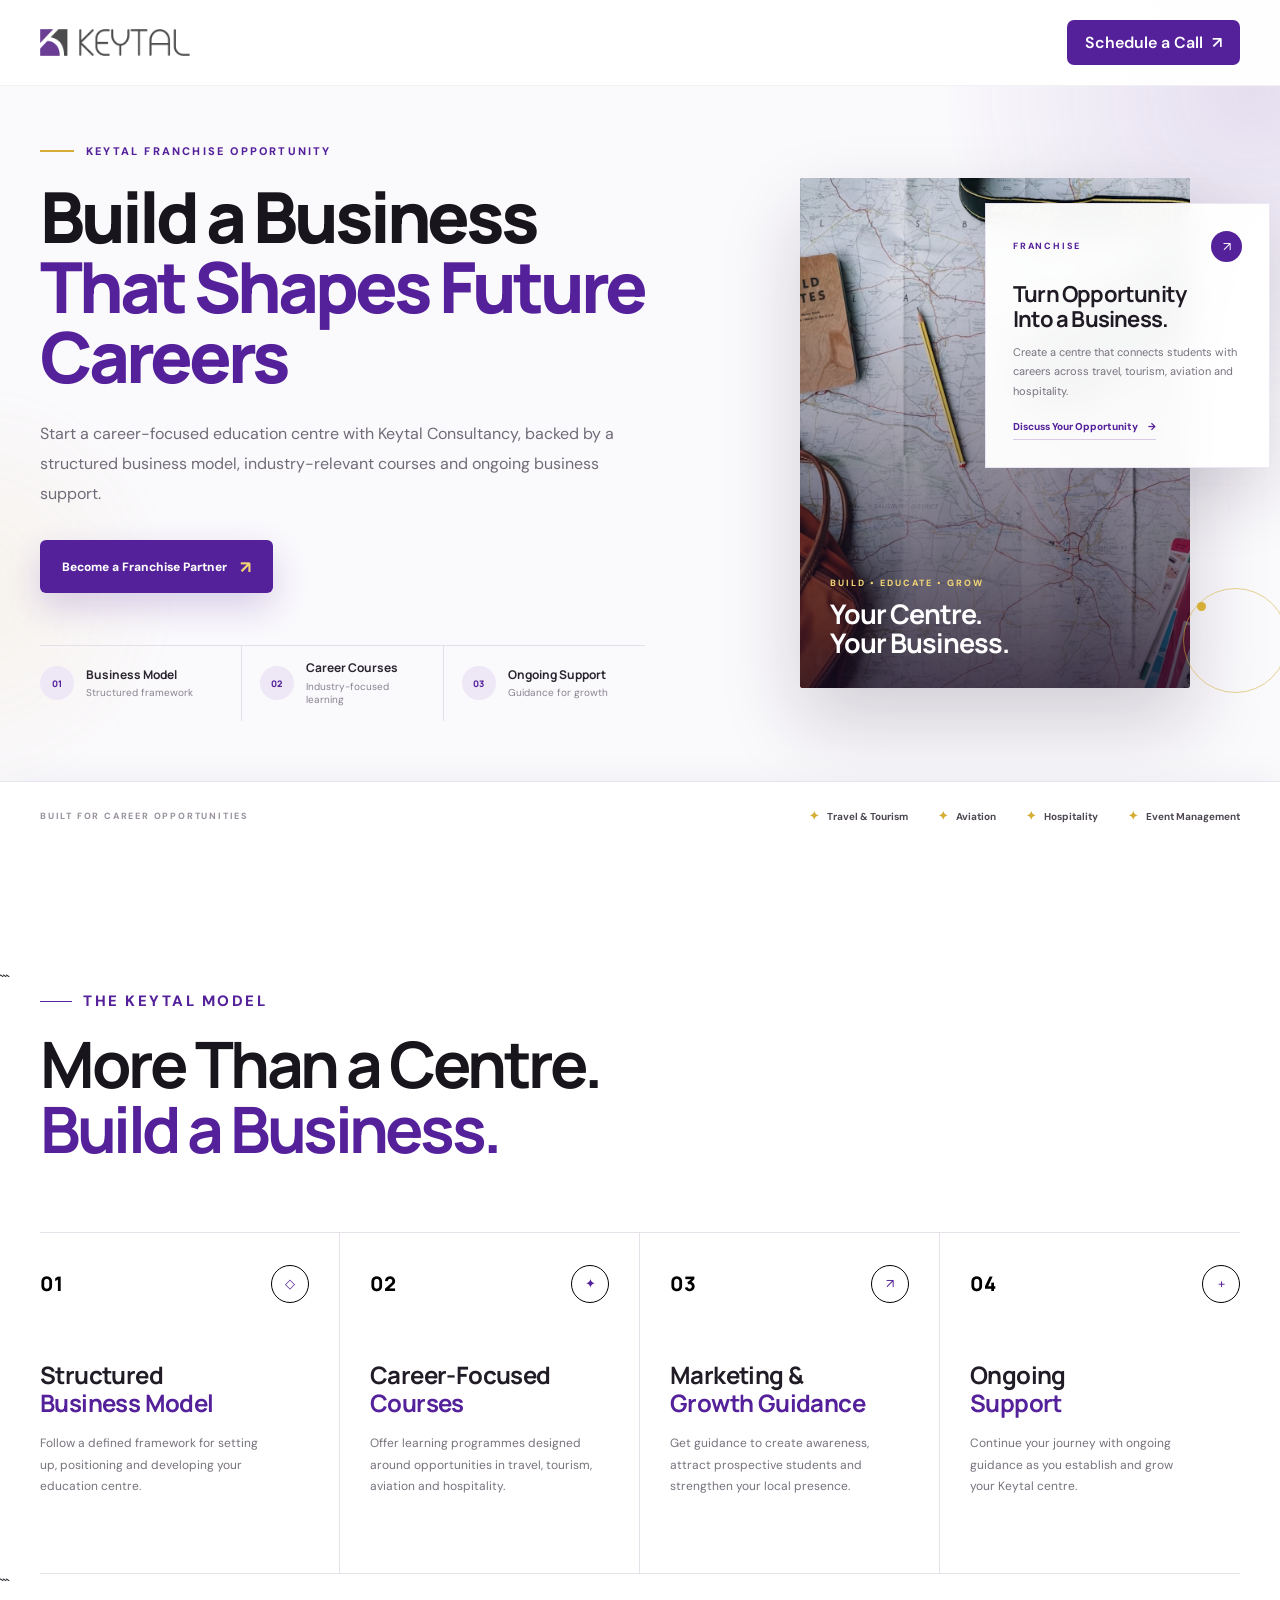
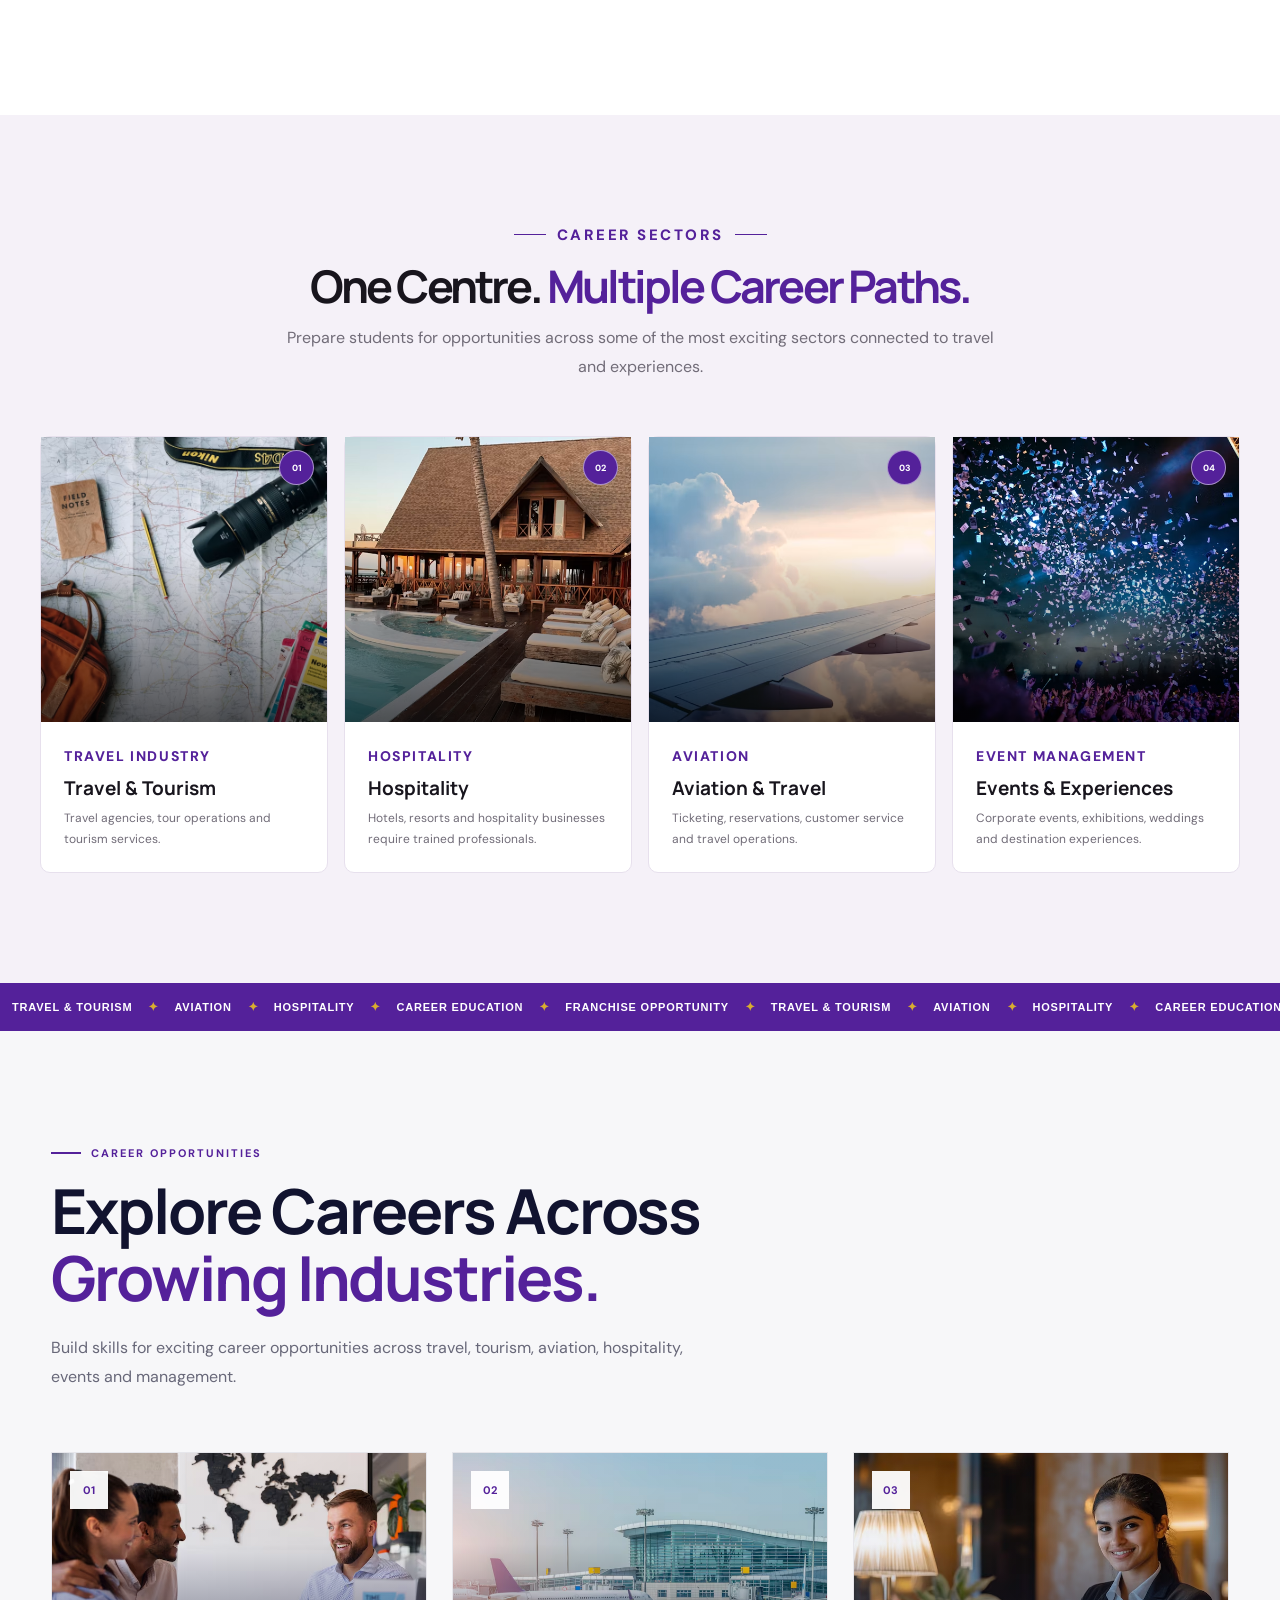
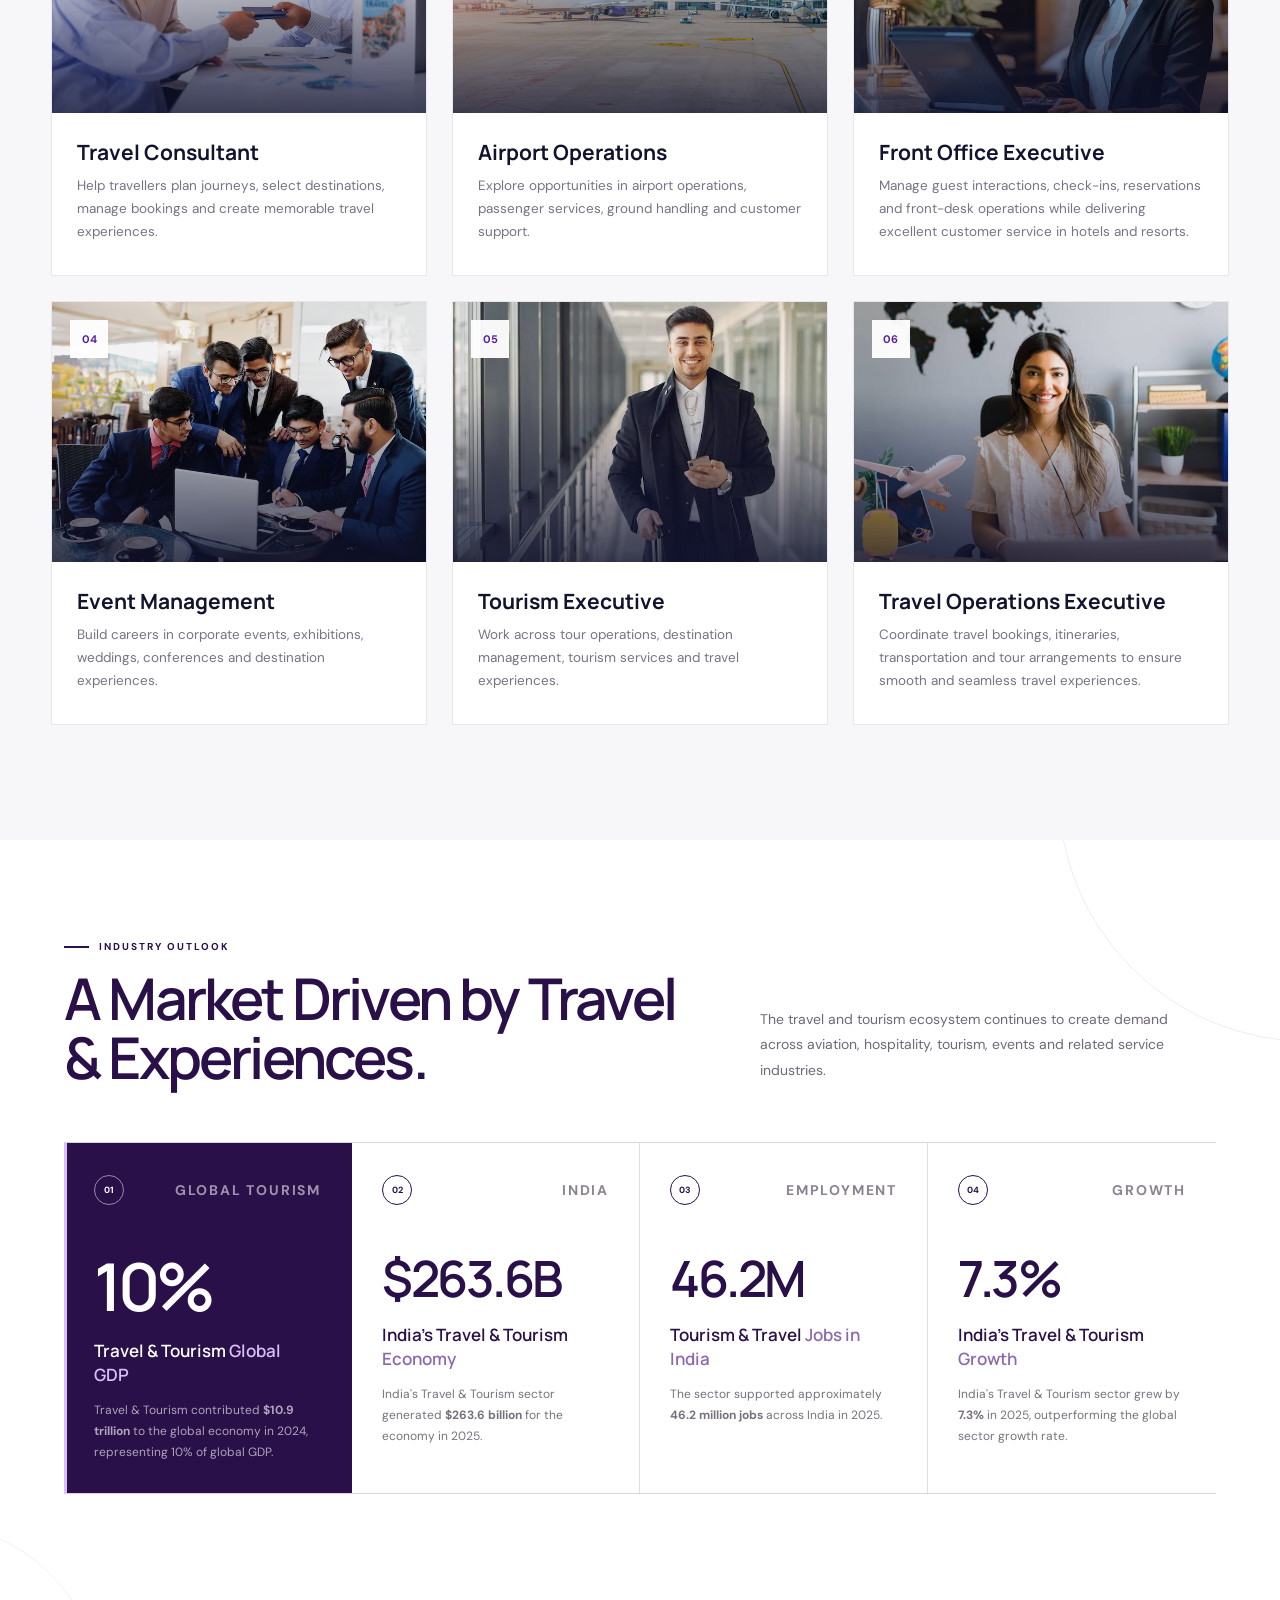
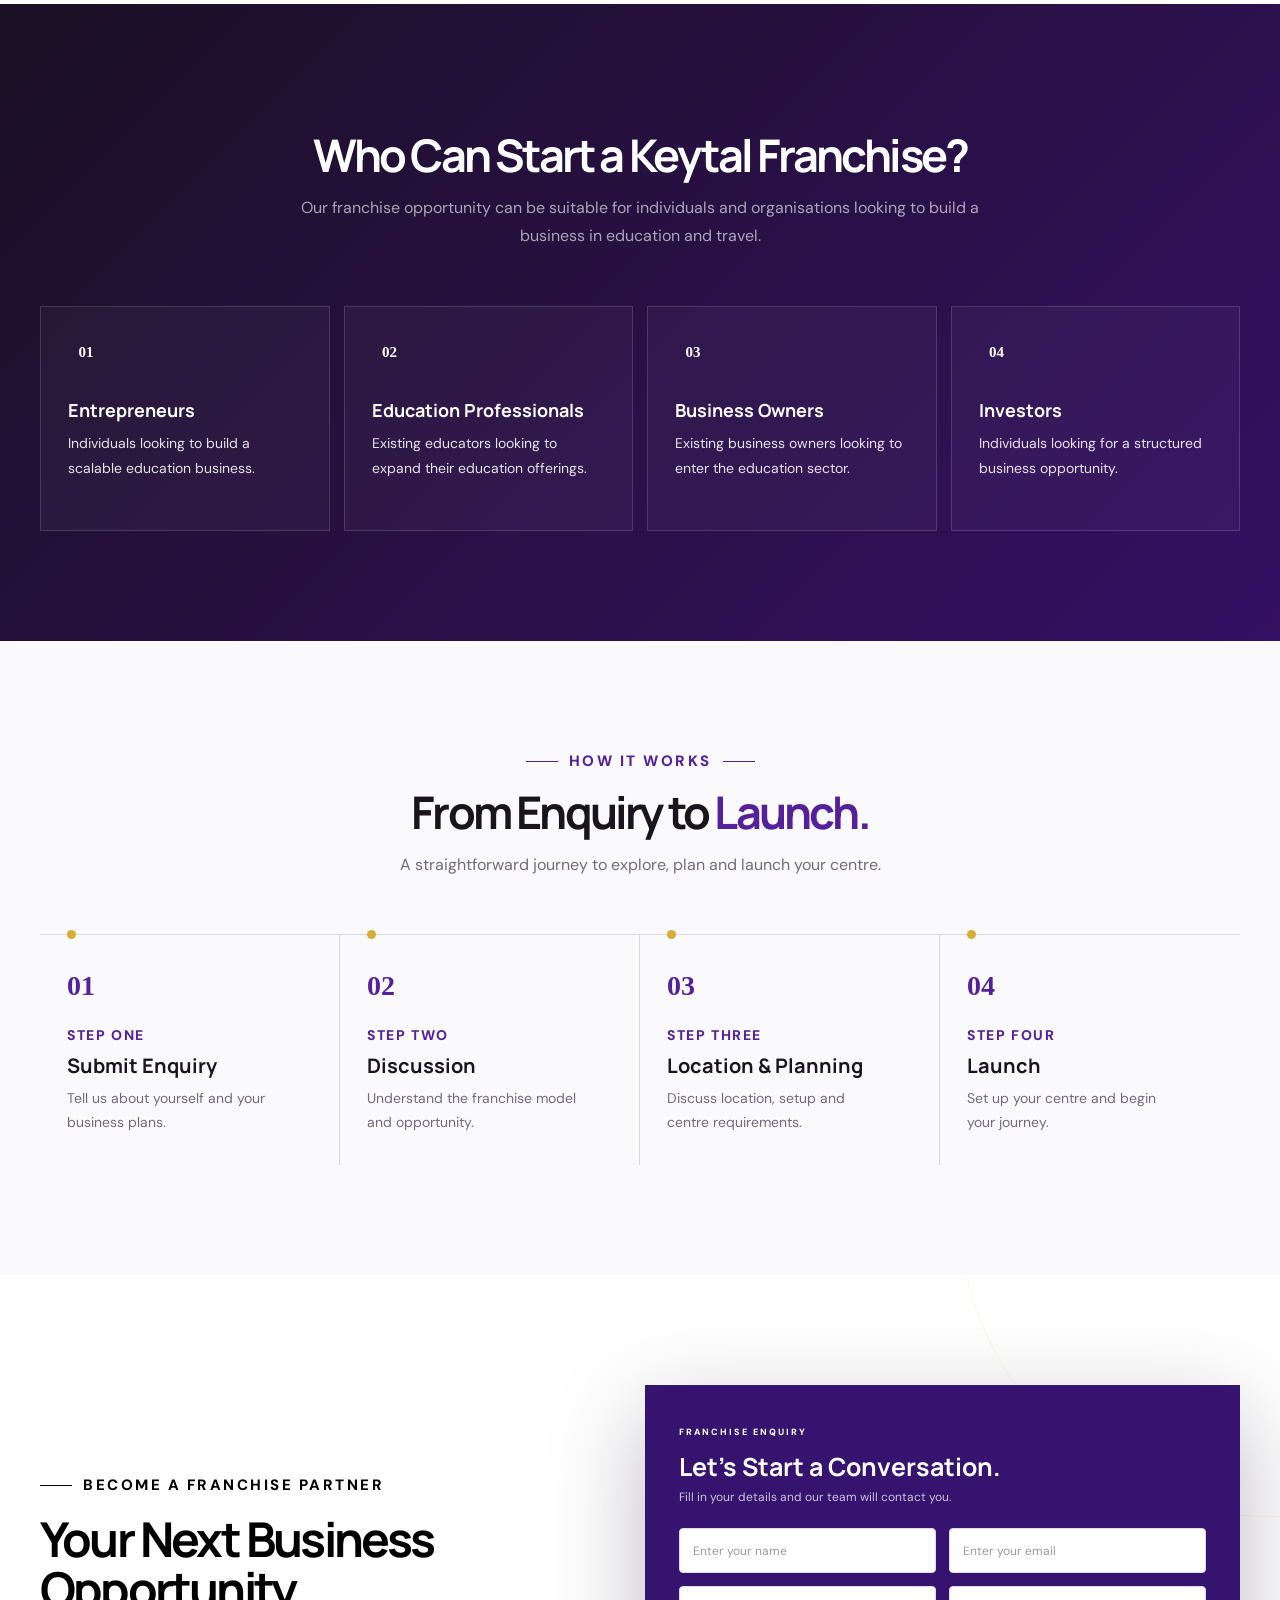
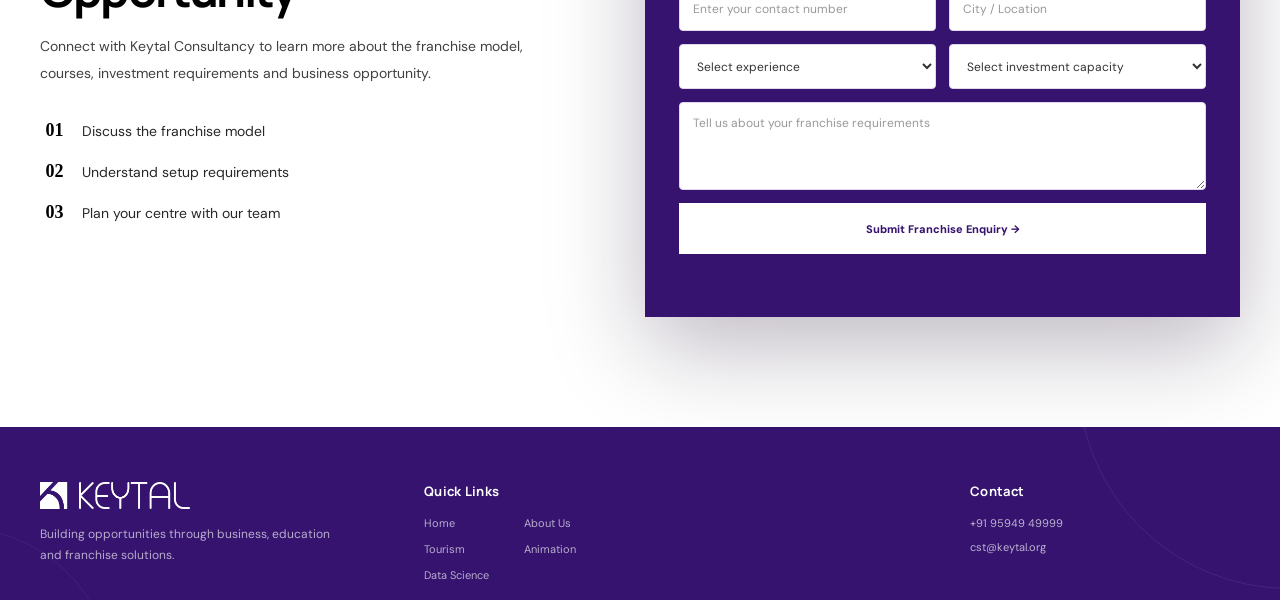
<file: franchise.html>
<!DOCTYPE html>
<html lang="en">
<head>
<meta charset="UTF-8">
<meta name="viewport" content="width=device-width, initial-scale=1.0">
<title>Partner With Keytal | Travel & Tourism Franchise</title>
<meta name="description" content="Partner with Keytal Consultancy and build a career-focused travel and tourism education centre with structured business, course and marketing support.">

<link rel="preconnect" href="https://fonts.googleapis.com">
<link rel="preconnect" href="https://fonts.gstatic.com" crossorigin>
<link href="https://fonts.googleapis.com/css2?family=DM+Sans:wght@400;500;600;700&family=Manrope:wght@600;700;800&display=swap" rel="stylesheet">
<link rel="stylesheet" href="demo.css">
    <!-- <link rel="stylesheet" href="style.css"> -->

</head>

<body>

<header class="header" id="header">

    <div class="container nav-container">

        <a href="index.html" class="logo">
    <img src="images/keytal-logo.webp" alt="Keytal Consultancy Logo">
</a>

        <nav class="nav" id="nav">

            <!-- <a href="#home" class="active">Home</a>
            <a href="#about">About Us</a>
            <a href="#services">Services</a>
            <a href="franchise.html">Franchise</a>
            <a href="#profile">Profile</a>
            <a href="#process">Our Process</a>
            <a href="#why-us">Why Keytal</a>
            <a href="#contact">Contact</a> -->

            <a href="#contact" class="nav-btn">
                Schedule a Call
                <span>↗</span>
            </a>

        </nav>

        <button class="menu-btn" id="menuBtn" aria-label="Open menu">
            <span></span>
            <span></span>
            <span></span>
        </button>

    </div>

</header>

<main>

<!-- HERO -->
<!-- <section class="hero">
    <div class="hero-image"></div>
    <div class="hero-shade"></div>
    <div class="hero-pattern"></div>

    <div class="container hero-grid">
        <div class="hero-copy reveal active">
            <div class="eyebrow light"><span></span> KEYTAL CONSULTANCY</div>
            <h1>Turn Your Vision<br>Into a <em>Growing</em><br>Education Business.</h1>
            <p>Partner with Keytal to build a travel & tourism education centre backed by a structured business model, career-focused courses and ongoing support.</p>

            <div class="hero-actions">
                <a href="#contact" class="btn btn-gold">Become a Franchise Partner <span>→</span></a>
                <a href="#opportunity" class="btn btn-outline">Explore Opportunity</a>
            </div>

            <div class="hero-trust">
                <div><strong>01</strong><span>Business<br>Model</span></div>
                <div><strong>02</strong><span>Career-Focused<br>Courses</span></div>
                <div><strong>03</strong><span>Ongoing<br>Guidance</span></div>
            </div>
        </div>

        <div class="hero-side reveal">
            <div class="hero-side-card">
                <span>FRANCHISE OPPORTUNITY</span>
                <strong>Build. Educate.<br>Grow.</strong>
                <p>Open doors to careers across travel, tourism, aviation, hospitality and events.</p>
                <a href="#contact">Talk to our team <b>→</b></a>
            </div>
        </div>
    </div>

    <div class="hero-bottom">
        <span>TRAVEL</span><i>•</i><span>TOURISM</span><i>•</i><span>AVIATION</span><i>•</i><span>HOSPITALITY</span><i>•</i><span>EVENTS</span>
    </div>
</section> -->

<!-- =========================================================
     PREMIUM FRANCHISE HERO
========================================================= -->

<section class="franchise-hero" id="home">

    <!-- Decorative Background -->
    <div class="franchise-hero-bg">
        <div class="hero-orb hero-orb-one"></div>
        <div class="hero-orb hero-orb-two"></div>
        <div class="hero-grid-pattern"></div>
    </div>

    <div class="container franchise-hero-container">

        <!-- LEFT CONTENT -->
        <div class="franchise-hero-content">

            <div class="franchise-eyebrow">
                <span></span>
                KEYTAL FRANCHISE OPPORTUNITY
            </div>

            <h1>
                Build a Business 
                <span>That Shapes Future Careers</span>
            </h1>

            <p class="franchise-hero-description">
                Start a career-focused education centre with Keytal Consultancy,
                backed by a structured business model, industry-relevant courses
                and ongoing business support.
            </p>

            <div class="franchise-hero-actions">

                <a href="#contact" class="franchise-btn franchise-btn-primary">
                    Become a Franchise Partner
                    <span>↗</span>
                </a>

                <!-- <a href="#opportunity" class="franchise-btn franchise-btn-secondary">
                    Explore Opportunity
                    <span>↓</span>
                </a> -->

            </div>

            <!-- TRUST POINTS -->
            <div class="franchise-hero-points">

                <div class="hero-point">
                    <div class="hero-point-icon">01</div>
                    <div>
                        <strong>Business Model</strong>
                        <small>Structured framework</small>
                    </div>
                </div>

                <div class="hero-point">
                    <div class="hero-point-icon">02</div>
                    <div>
                        <strong>Career Courses</strong>
                        <small>Industry-focused learning</small>
                    </div>
                </div>

                <div class="hero-point">
                    <div class="hero-point-icon">03</div>
                    <div>
                        <strong>Ongoing Support</strong>
                        <small>Guidance for growth</small>
                    </div>
                </div>

            </div>

        </div>


        <!-- RIGHT VISUAL -->
        <div class="franchise-hero-visual">

            <!-- Main Image -->
            <div class="hero-main-image">

                <img
                    src="images/Travel.avif"
                    alt="Travel and Tourism Franchise Opportunity"
                >

                <div class="hero-image-overlay"></div>

                <div class="hero-image-content">

                    <span>BUILD • EDUCATE • GROW</span>

                    <strong>
                        Your Centre.<br>
                        Your Business.
                    </strong>

                </div>

            </div>


            <!-- Floating Opportunity Card -->
            <div class="hero-opportunity-card">

                <div class="opportunity-card-top">

                    <span>FRANCHISE</span>

                    <div class="opportunity-icon">
                        ↗
                    </div>

                </div>

                <h3>
                    Turn Opportunity<br>
                    Into a Business.
                </h3>

                <p>
                    Create a centre that connects students
                    with careers across travel, tourism,
                    aviation and hospitality.
                </p>

                <a href="#contact">
                    Discuss Your Opportunity
                    <span>→</span>
                </a>

            </div>


    


            <!-- Decorative Gold Circle -->
            <div class="hero-gold-circle"></div>

        </div>

    </div>


    <!-- BOTTOM INDUSTRY STRIP -->
    <div class="franchise-industry-strip">

        <div class="container industry-strip-inner">

            <span>BUILT FOR CAREER OPPORTUNITIES</span>

            <div class="industry-items">

                <div>
                    <b>✦</b>
                    Travel & Tourism
                </div>

                <div>
                    <b>✦</b>
                    Aviation
                </div>

                <div>
                    <b>✦</b>
                    Hospitality
                </div>

                <div>
                    <b>✦</b>
                    Event Management
                </div>

            </div>

        </div>

    </div>

</section>

<!-- ABOUT -->
<!-- <section class="section about" id="about">
    <div class="container about-grid">
        <div class="about-images reveal">
            <div class="main-photo">
                <img src="images/Travel.avif" alt="Travel and tourism education">
            </div>
            <div class="mini-photo">
                <img src="images/Hospitality.avif" alt="Hospitality industry">
            </div>
            <div class="photo-tag">TRAVEL • TOURISM • CAREERS</div>
            <div class="number-badge">
                <span>Build your<br>own centre</span>
            </div>
        </div>

        <div class="about-copy reveal">
            <div class="eyebrow">
                <span></span> ABOUT KEYTAL
            </div>
            <h2>Build a Centre Around <em>Career Opportunities.</em></h2>
            <p>Start your own travel and tourism education centre with Keytal Consultancy and become part of a growing industry driven by travel, hospitality and skilled professionals.</p>
            <p>A Keytal franchise provides a structured framework, career-focused course offerings, marketing guidance and ongoing support to help you establish and develop your centre.</p>

            <div class="check-grid">
                <div><b>✓</b> Established Business Model</div>
                <div><b>✓</b> Career-Focused Courses</div>
                <div><b>✓</b> Marketing Guidance</div>
                <div><b>✓</b> Ongoing Guidance</div>
            </div>
            <a href="#contact" class="arrow-link">Discover the Keytal model <span>→</span></a>
        </div>
    </div>
</section> -->

<!-- =========================================================
     ABOUT / FRANCHISE MODEL
========================================================= -->

<section class="franchise-model" id="about">

```
<div class="container">

    <!-- TOP CONTENT -->
    <div class="franchise-model-head reveal">

        <div class="model-heading">

            <div class="eyebrow">
                <span></span>
                THE KEYTAL MODEL
            </div>

            <h2>
                More Than a Centre.
                <em>Build a Business.</em>
            </h2>

        </div>

        <!-- <div class="model-intro">

            <span class="model-number">01</span>

            <p>
                Keytal Consultancy helps you build a career-focused
                travel and tourism education centre with the structure,
                resources and guidance needed to establish your business.
            </p>

            <a href="#contact" class="model-link">
                Explore the Franchise Model
                <span>↗</span>
            </a>

        </div> -->

    </div>


    <!-- FEATURE GRID -->
    <div class="model-features">


        <!-- FEATURE 01 -->
        <div class="model-feature reveal">

            <div class="feature-top">

                <span class="feature-number">
                    01
                </span>

                <span class="feature-icon">
                    ◇
                </span>

            </div>

            <h3>
                Structured
                <span>Business Model</span>
            </h3>

            <p>
                Follow a defined framework for setting up,
                positioning and developing your education centre.
            </p>

            <div class="feature-line"></div>

        </div>


        <!-- FEATURE 02 -->
        <div class="model-feature reveal">

            <div class="feature-top">

                <span class="feature-number">
                    02
                </span>

                <span class="feature-icon">
                    ✦
                </span>

            </div>

            <h3>
                Career-Focused
                <span>Courses</span>
            </h3>

            <p>
                Offer learning programmes designed around
                opportunities in travel, tourism, aviation and hospitality.
            </p>

            <div class="feature-line"></div>

        </div>


        <!-- FEATURE 03 -->
        <div class="model-feature reveal">

            <div class="feature-top">

                <span class="feature-number">
                    03
                </span>

                <span class="feature-icon">
                    ↗
                </span>

            </div>

            <h3>
                Marketing &
                <span>Growth Guidance</span>
            </h3>

            <p>
                Get guidance to create awareness, attract prospective
                students and strengthen your local presence.
            </p>

            <div class="feature-line"></div>

        </div>


        <!-- FEATURE 04 -->
        <div class="model-feature reveal">

            <div class="feature-top">

                <span class="feature-number">
                    04
                </span>

                <span class="feature-icon">
                    +
                </span>

            </div>

            <h3>
                Ongoing
                <span>Support</span>
            </h3>

            <p>
                Continue your journey with ongoing guidance as
                you establish and grow your Keytal centre.
            </p>

            <div class="feature-line"></div>

        </div>

    </div>


    <!-- BOTTOM STATEMENT -->
    <!-- <div class="model-bottom reveal">

        <div class="model-bottom-mark">
            K
        </div>

        <div class="model-bottom-text">
            <strong>
                Built around opportunity.
            </strong>

            <span>
                One education centre. Multiple career pathways.
            </span>
        </div>

        <div class="model-bottom-arrow">
            ↓
        </div>

    </div> -->

</div>
```

</section>




<!-- SECTORS -->
<section class="section sectors" id="sectors">
    <div class="container">
        <div class="center-heading reveal">
            <div class="eyebrow"><span></span> CAREER SECTORS <span></span></div>
            <h2>One Centre. <em>Multiple Career Paths.</em></h2>
            <p>Prepare students for opportunities across some of the most exciting sectors connected to travel and experiences.</p>
        </div>

        <div class="sector-grid">
            <article class="sector-card reveal">
                <div class="sector-image">
                    <img src="images/Travel.avif" alt="Travel and Tourism">
                    <span>01</span>
                </div>
                <div class="sector-body">
                    <small>TRAVEL INDUSTRY</small>
                    <h3>Travel & Tourism</h3>
                    <p>Travel agencies, tour operations and tourism services.</p>
                    </a>
                </div>
            </article>
            <article class="sector-card reveal">
                <div class="sector-image">
                    <img src="images/Hospitality.avif" alt="Hospitality">
                    <span>02</span>
                </div>
                <div class="sector-body">
                    <small>HOSPITALITY</small>
                    <h3>Hospitality</h3>
                    <p>Hotels, resorts and hospitality businesses require trained professionals.</p>
                </div>
            </article>
            <article class="sector-card reveal">
                <div class="sector-image">
                    <img src="images/aviation.avif" alt="Aviation">
                    <span>03</span></div>
                <div class="sector-body">
                    <small>AVIATION</small>
                    <h3>Aviation & Travel</h3>
                    <p>Ticketing, reservations, customer service and travel operations.</p>
                </div>
            </article>
            <article class="sector-card reveal">
                <div class="sector-image">
                    <img src="images/events.avif" alt="Events and Experiences">
                    <span>04</span>
                </div>
                <div class="sector-body">
                    <small>EVENT MANAGEMENT</small>
                    <h3>Events & Experiences</h3>
                    <p>Corporate events, exhibitions, weddings and destination experiences.</p>
                    </a>
                </div>
            </article>
        </div>
    </div>
</section>

<!-- DIVIDER -->
<div class="ticker">
    <div class="ticker-track">

        <!-- FIRST SET -->
        <div class="ticker-group">
            <span>TRAVEL & TOURISM</span>
            <b>✦</b>

            <span>AVIATION</span>
            <b>✦</b>

            <span>HOSPITALITY</span>
            <b>✦</b>

            <span>CAREER EDUCATION</span>
            <b>✦</b>

            <span>FRANCHISE OPPORTUNITY</span>
            <b>✦</b>
        </div>

        <!-- EXACT DUPLICATE -->
        <div class="ticker-group">
            <span>TRAVEL & TOURISM</span>
            <b>✦</b>

            <span>AVIATION</span>
            <b>✦</b>

            <span>HOSPITALITY</span>
            <b>✦</b>

            <span>CAREER EDUCATION</span>
            <b>✦</b>

            <span>FRANCHISE OPPORTUNITY</span>
            <b>✦</b>
        </div>
 <!-- EXACT DUPLICATE -->
        <div class="ticker-group">
            <span>TRAVEL & TOURISM</span>
            <b>✦</b>

            <span>AVIATION</span>
            <b>✦</b>

            <span>HOSPITALITY</span>
            <b>✦</b>

            <span>CAREER EDUCATION</span>
            <b>✦</b>

            <span>FRANCHISE OPPORTUNITY</span>
            <b>✦</b>
        </div> <!-- EXACT DUPLICATE -->
        <div class="ticker-group">
            <span>TRAVEL & TOURISM</span>
            <b>✦</b>

            <span>AVIATION</span>
            <b>✦</b>

            <span>HOSPITALITY</span>
            <b>✦</b>

            <span>CAREER EDUCATION</span>
            <b>✦</b>

            <span>FRANCHISE OPPORTUNITY</span>
            <b>✦</b>
        </div>
    </div>
</div>

<!-- =========================================================
     CAREER OPPORTUNITIES
========================================================= -->

<section class="career-jobs-section" id="career-opportunities">

    <div class="career-jobs-container">

        <!-- SECTION HEADING -->
        <div class="career-jobs-heading">

            <div class="career-jobs-eyebrow">
                <span></span>
                CAREER OPPORTUNITIES
            </div>

            <h2>
                Explore Careers Across
                <em>Growing Industries.</em>
            </h2>

            <p>
                Build skills for exciting career opportunities across
                travel, tourism, aviation, hospitality, events and management.
            </p>

        </div>


        <!-- CAREER GRID -->
        <div class="career-jobs-grid">


            <!-- CARD 01 -->
            <article class="career-job-card">

                <div class="career-job-image">

                    <img
                        src="images/job category/travel consultant.avif"
                        alt="Travel Consultant Career"
                    >

                    <span class="career-job-number">01</span>

                    <div class="career-job-overlay"></div>

                    <!-- <div class="career-job-category">
                        TRAVEL & TOURISM
                    </div> -->

                </div>

                <div class="career-job-content">

                    <h3>Travel Consultant</h3>

                    <p>
                        Help travellers plan journeys, select destinations,
                        manage bookings and create memorable travel experiences.
                    </p>
<!-- 
                    <a href="#contact">
                        Explore Career
                        <span>↗</span>
                    </a> -->

                </div>

            </article>


            <!-- CARD 02 -->
            <article class="career-job-card">

                <div class="career-job-image">

                    <img
                        src="images/job category/airport operations.avif"
                        alt="Airport Operations Career"
                    >

                    <span class="career-job-number">02</span>

                    <div class="career-job-overlay"></div>

                    <!-- <div class="career-job-category">
                        AVIATION
                    </div> -->

                </div>

                <div class="career-job-content">

                    <h3>Airport Operations</h3>

                    <p>
                        Explore opportunities in airport operations,
                        passenger services, ground handling and customer support.
                    </p>

                    <!-- <a href="#contact">
                        Explore Career
                        <span>↗</span>
                    </a> -->

                </div>

            </article>


            <!-- CARD 03 -->
            <article class="career-job-card">

                <div class="career-job-image">

                    <img
                        src="images/job category/Front Office Executive.avif"
                        alt="Hotel Management Career"
                    >

                    <span class="career-job-number">03</span>

                    <div class="career-job-overlay"></div>

                    <!-- <div class="career-job-category">
                        HOSPITALITY
                    </div> -->

                </div>

                <div class="career-job-content">

                    <h3>Front Office Executive</h3>

                    <p>
                        Manage guest interactions, check-ins, reservations and front-desk operations while delivering excellent customer service in hotels and resorts.
                    </p>

                    <!-- <a href="#contact">
                        Explore Career
                        <span>↗</span>
                    </a> -->

                </div>

            </article>


            <!-- CARD 04 -->
            <article class="career-job-card">

                <div class="career-job-image">

                    <img
                        src="images/job category/event management.avif"
                        alt="Event Management Career"
                    >

                    <span class="career-job-number">04</span>

                    <div class="career-job-overlay"></div>

                    <!-- <div class="career-job-category">
                        EVENT MANAGEMENT
                    </div> -->

                </div>

                <div class="career-job-content">

                    <h3>Event Management</h3>

                    <p>
                        Build careers in corporate events, exhibitions,
                        weddings, conferences and destination experiences.
                    </p>

                    <!-- <a href="#contact">
                        Explore Career
                        <span>↗</span>
                    </a> -->

                </div>

            </article>


            <!-- CARD 05 -->
            <article class="career-job-card">

                <div class="career-job-image">

                    <img
                        src="images/job category/Tourism Executive.jfif"
                        alt="Tourism Executive Career"
                    >

                    <span class="career-job-number">05</span>

                    <div class="career-job-overlay"></div>
<!-- 
                    <div class="career-job-category">
                        TOURISM
                    </div> -->

                </div>

                <div class="career-job-content">

                    <h3>Tourism Executive</h3>

                    <p>
                        Work across tour operations, destination management,
                        tourism services and travel experiences.
                    </p>

                    <!-- <a href="#contact">
                        Explore Career
                        <span>↗</span>
                    </a> -->

                </div>

            </article>


            <!-- CARD 06 -->
            <article class="career-job-card">

                <div class="career-job-image">

                    <img
                        src="images/job category/Travel Operations Executive.jfif"
                        alt="Business Management Career"
                    >

                    <span class="career-job-number">06</span>

                    <div class="career-job-overlay"></div>
<!-- 
                    <div class="career-job-category">
                        MANAGEMENT
                    </div> -->

                </div>

                <div class="career-job-content">

                    <h3>Travel Operations Executive</h3>

                    <p>
                        Coordinate travel bookings, itineraries, transportation and tour arrangements to ensure smooth and seamless travel experiences.
                    </p>

                    <!-- <a href="#contact">
                        Explore Career
                        <span>↗</span>
                    </a> -->

                </div>

            </article>

        </div>

    </div>

</section>



<!-- =========================================================
     TRAVEL & TOURISM MARKET
========================================================= -->

<section class="market-section" id="market">

    <div class="market-container">

        <div class="market-top">

            <div class="market-heading">

                <div class="market-label">
                    <span></span>
                    INDUSTRY OUTLOOK
                </div>

                <h2>
                    A Market Driven by
                    <strong>Travel & Experiences.</strong>
                </h2>

            </div>


            <div class="market-intro">

                <p>
                    The travel and tourism ecosystem continues to create
                    demand across aviation, hospitality, tourism, events
                    and related service industries.
                </p>

            </div>

        </div>


        <!-- MARKET STATS -->
<div class="market-stats">

    <!-- 01 GLOBAL -->
    <div class="market-stat market-stat-main">

        <div class="stat-top">
            <span>01</span>
            <small>GLOBAL TOURISM</small>
        </div>

        <div class="stat-value">
            <strong>10%</strong>
        </div>

        <h3>
            Travel & Tourism
            <span>Global <br> GDP</span>
        </h3>

        <p>
            Travel & Tourism contributed
            <strong>$10.9 trillion</strong> to the global economy
            in 2024, representing 10% of global GDP.
        </p>

    </div>


    <!-- 02 INDIA ECONOMY -->
    <div class="market-stat">

        <div class="stat-top">
            <span>02</span>
            <small>INDIA</small>
        </div>

        <div class="stat-value">
            <strong>$263.6B</strong>
        </div>

        <h3>
            India's Travel & Tourism
            <span>Economy</span>
        </h3>

        <p>
            India's Travel & Tourism sector generated
            <strong>$263.6 billion</strong> for the economy
            in 2025.
        </p>

    </div>


    <!-- 03 EMPLOYMENT -->
    <div class="market-stat">

        <div class="stat-top">
            <span>03</span>
            <small>EMPLOYMENT</small>
        </div>

        <div class="stat-value">
            <strong>46.2M</strong>
        </div>

        <h3>
            Tourism & Travel
            <span>Jobs in India</span>
        </h3>

        <p>
            The sector supported approximately
            <strong>46.2 million jobs</strong> across India
            in 2025.
        </p>

    </div>


    <!-- 04 GROWTH -->
    <div class="market-stat">

        <div class="stat-top">
            <span>04</span>
            <small>GROWTH</small>
        </div>

        <div class="stat-value">
            <strong>7.3%</strong>
        </div>

        <h3>
            India's Travel & Tourism
            <span>Growth</span>
        </h3>

        <p>
            India's Travel & Tourism sector grew by
            <strong>7.3%</strong> in 2025, outperforming
            the global sector growth rate.
        </p>

    </div>

</div>


      
    </div>

</section>



<!-- BENEFITS -->
<!-- <section class="section benefits" id="benefits">
    <div class="container benefits-grid">
        <div class="benefits-intro reveal">
            <div class="eyebrow">
                <span></span> THE KEYTAL ADVANTAGE</div>
            <h2>More Than a Franchise.<br><em>Build a Career Ecosystem.</em></h2>
            <p>Build an education centre that connects aspiring students with opportunities across travel, tourism, aviation and hospitality.</p>
            <a href="#contact" class="btn btn-purple">Start Your Franchise Journey <span>→</span></a>
        </div>

        <div class="benefit-list">
            <div class="benefit reveal">
                <span>01</span>
                <div>
                    <h3>Established Business Model</h3>
                    <p>Follow a structured approach to setting up and operating your education centre.</p>
                </div>
            </div>
            <div class="benefit reveal">
                <span>02</span>
                <div>
                    <h3>Course Support</h3>
                    <p>Access career-focused course offerings and training frameworks.</p>
                </div>
            </div>
            <div class="benefit reveal">
                <span>03</span>
                <div><h3>Marketing Guidance</h3>
                    <p>Get support to build awareness and attract prospective students.</p>
                </div>
            </div>
            <div class="benefit reveal">
                <span>04</span>
                <div>
                    <h3>Ongoing Guidance</h3>
                    <p>Receive support as you establish and develop your centre.</p>
                </div>
            </div>
        </div>
    </div>
</section> -->

<!-- WHO CAN JOIN -->
<section class="section partners">
    <div class="container">
        <div class="center-heading light-heading reveal">
            
            <h2>Who Can Start a <em>Keytal Franchise?</em></h2>
            <p>Our franchise opportunity can be suitable for individuals and organisations looking to build a business in education and travel.</p>
        </div>

        <div class="partner-grid">
            <div class="partner-card reveal">
                <span>01</span>
                <h3>Entrepreneurs</h3>
                <p>Individuals looking to build a scalable education business.</p>
            </div>
            <div class="partner-card reveal">
                <span>02</span>
                <h3>Education Professionals</h3>
                <p>Existing educators looking to expand their education offerings.</p>
            </div>
            <div class="partner-card reveal">
                <span>03</span>
                <h3>Business Owners</h3>
                <p>Existing business owners looking to enter the education sector.</p>
            </div>
            <div class="partner-card reveal">
                <span>04</span>
                <h3>Investors</h3>
                <p>Individuals looking for a structured business opportunity.</p>
            </div>
        </div>
    </div>
</section>

<!-- PROCESS -->
<section class="section process" id="process">
    <div class="container">
        <div class="center-heading reveal">
            <div class="eyebrow">
                <span></span> HOW IT WORKS <span></span>
            </div>
            <h2>From Enquiry to <em>Launch.</em></h2>
            <p>A straightforward journey to explore, plan and launch your centre.</p>
        </div>

        <div class="process-line">
            <div class="process-step reveal">
                <span>01</span>
                <small>STEP ONE</small>
                <h3>Submit Enquiry</h3>
                <p>Tell us about yourself and your business plans.</p>
            </div>
            <div class="process-step reveal">
                <span>02</span>
                <small>STEP TWO</small>
                <h3>Discussion</h3>
                <p>Understand the franchise model and opportunity.</p>
            </div>
            <div class="process-step reveal">
                <span>03</span>
                <small>STEP THREE</small>
                <h3>Location & Planning</h3>
                <p>Discuss location, setup and centre requirements.</p>
            </div>
            <div class="process-step reveal">
                <span>04</span>
                <small>STEP FOUR</small>
                <h3>Launch</h3>
                <p>Set up your centre and begin your journey.</p>
            </div>
        </div>
    </div>
</section>

<!-- CONTACT -->
<section class="contact" id="contact">
    <div class="contact-orb"></div>
    <div class="container contact-grid">
        <div class="contact-copy reveal">
            <div class="eyebrow light"><span></span> BECOME A FRANCHISE PARTNER</div>
            <h2>Your Next Business Opportunity  <em>Starts Here</em></h2>
            <p>Connect with Keytal Consultancy to learn more about the franchise model, courses, investment requirements and business opportunity.</p>

            <div class="contact-points">
                <div><b>01</b> Discuss the franchise model</div>
                <div><b>02</b> Understand setup requirements</div>
                <div><b>03</b> Plan your centre with our team</div>
            </div>
        </div>

        <div class="form-card reveal">
            <div class="form-title"><small>FRANCHISE ENQUIRY</small><h3>Let's Start a Conversation.</h3><p>Fill in your details and our team will contact you.</p></div>

            <form id="franchiseForm" class="franchise-form">
                <div class="field">
                    <!-- <label for="name">Your Name *</label> -->
                    <input id="name" name="name" type="text" placeholder="Enter your name" required>
                </div>
                <div class="field">
                    <!-- <label for="email">Email Address *</label> -->
                    <input id="email" name="email" type="email" placeholder="Enter your email" required>
                </div>
                <div class="field">
                    <!-- <label for="phone">Contact Number *</label> -->
                    <input id="phone" name="phone" type="tel" placeholder="Enter your contact number" required>
                </div>
                <div class="field">
                    <!-- <label for="location">Preferred City / Location</label> -->
                    <input id="location" name="location" type="text" placeholder="City / Location">
                </div>
                <div class="field">
                    <!-- <label for="experience">Business Experience *</label> -->
                    <select id="experience" name="business_experience" required>
                        <option value="" disabled selected>Select experience</option>
                        <option>0-1 Years</option>
                        <option>1-3 Years</option>
                        <option>3-5 Years</option>
                        <option>5-10 Years</option>
                        <option>10+ Years</option>
                    </select>
                </div>
                <div class="field">
                    <!-- <label for="investment">Investment Capacity</label> -->
                    <select id="investment" name="investment">
                        <option value="" selected>Select investment capacity</option>
                        <option>₹10 - ₹20 Lakhs</option>
                        <option>₹20 - ₹35 Lakhs</option>
                        <option>₹35 Lakhs+</option>
                    </select>
                </div>
                <div class="field full">
                    <!-- <label for="message">Additional Requirements</label> -->
                    <textarea id="message" name="message" placeholder="Tell us about your franchise requirements"></textarea>
                </div>
                <button type="submit" class="submit-btn">Submit Franchise Enquiry <span>→</span></button>
                <div class="form-status" id="formStatus" aria-live="polite"></div>
            </form>
        </div>
    </div>
</section>

</main>

<footer class="footer">

    <div class="container footer-main">

        <!-- BRAND -->
        <div class="footer-brand">

             <a href="index.html" class="logo">

            <img
                src="images/Logo Footer.webp"
                alt="Keytal Consultancy">

        </a>

            <p>
                Building opportunities through business,
                education and franchise solutions.
            </p>

        </div>


        <!-- QUICK LINKS -->
        <div class="footer-column quick-links">

            <h4>Quick Links</h4>

            <div class="footer-links">

                <a href="#home">Home</a>
                <a href="#about">About Us</a>
                <a href="franchise.html">Tourism</a>
                <a href="animation.html">Animation</a>
                <a href="datascience.html">Data Science</a>

            </div>

        </div>


        <!-- CONTACT -->
       <div class="footer-column footer-contact">

    <h4>Contact</h4>

    <a href="tel:+919594949999">
        +91 95949 49999
    </a>

    <a href="mailto:cst@keytal.org">
        cst@keytal.org
    </a>

</div>

    </div>



</footer>
<script>
const menuBtn = document.getElementById("menuBtn");
const nav = document.getElementById("nav");
const header = document.getElementById("header");

menuBtn.addEventListener("click", () => {
    const open = nav.classList.toggle("open");
    menuBtn.classList.toggle("active", open);
    menuBtn.setAttribute("aria-expanded", open ? "true" : "false");
    document.body.classList.toggle("menu-open", open);
});

nav.querySelectorAll("a").forEach(link => {
    link.addEventListener("click", () => {
        nav.classList.remove("open");
        menuBtn.classList.remove("active");
        menuBtn.setAttribute("aria-expanded", "false");
        document.body.classList.remove("menu-open");
    });
});

window.addEventListener("scroll", () => {
    header.classList.toggle("scrolled", window.scrollY > 25);
}, {passive:true});

const observer = new IntersectionObserver((entries, obs) => {
    entries.forEach(entry => {
        if (entry.isIntersecting) {
            entry.target.classList.add("show");
            obs.unobserve(entry.target);
        }
    });
}, {threshold:.12});

document.querySelectorAll(".reveal").forEach(el => observer.observe(el));

const form = document.getElementById("franchiseForm");
const status = document.getElementById("formStatus");

form.addEventListener("submit", e => {
    e.preventDefault();
    const button = form.querySelector(".submit-btn");
    const original = button.innerHTML;
    button.disabled = true;
    button.innerHTML = "Submitting...";

    setTimeout(() => {
        button.innerHTML = "Thank You! ✓";
        status.textContent = "Your enquiry has been received.";
        status.classList.add("success");
        form.reset();

        setTimeout(() => {
            button.disabled = false;
            button.innerHTML = original;
            status.textContent = "";
            status.classList.remove("success");
        }, 3500);
    }, 900);
});

document.addEventListener("keydown", e => {
    if (e.key === "Escape") {
        nav.classList.remove("open");
        menuBtn.classList.remove("active");
        menuBtn.setAttribute("aria-expanded", "false");
        document.body.classList.remove("menu-open");
    }
});
</script>

</body>
</html>
</file>
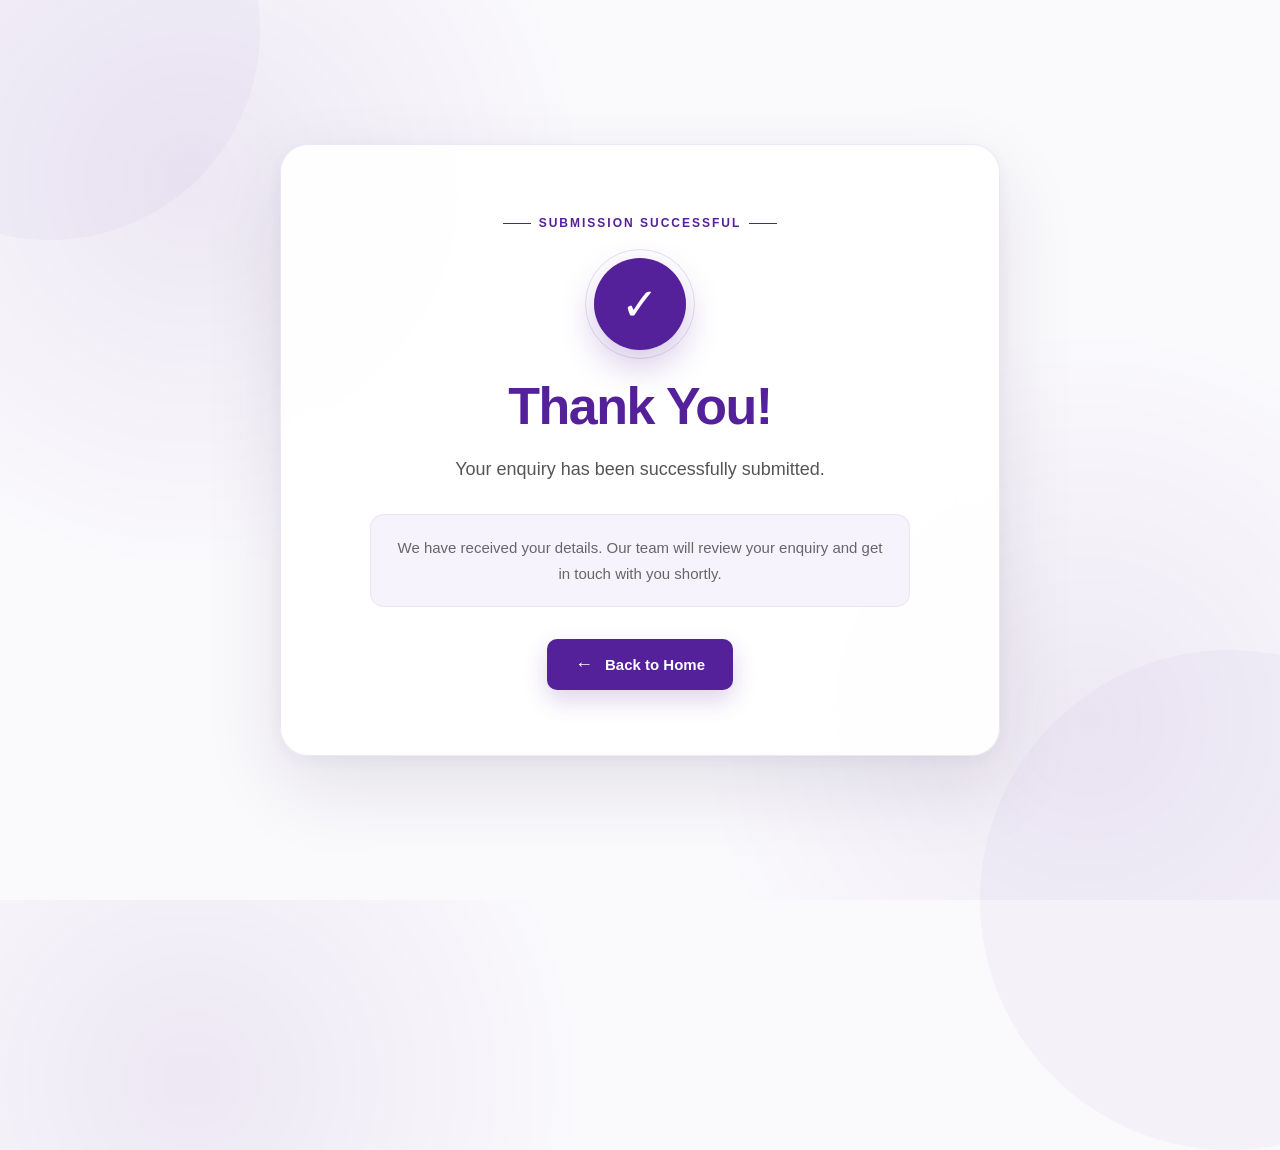
<file: thankyou.html>
<!DOCTYPE html>
<html lang="en">
<head>
    <meta charset="UTF-8">
    <meta name="viewport" content="width=device-width, initial-scale=1.0">

    <title>Thank You | Keytal Consultancy</title>

    <style>
        * {
            margin: 0;
            padding: 0;
            box-sizing: border-box;
        }

        body {
            font-family: Arial, Helvetica, sans-serif;
            min-height: 100vh;
            background:
                radial-gradient(circle at 15% 20%, rgba(84, 33, 154, 0.08), transparent 30%),
                radial-gradient(circle at 85% 80%, rgba(84, 33, 154, 0.07), transparent 30%),
                #faf9fc;
            color: #222;
            display: flex;
            align-items: center;
            justify-content: center;
            padding: 30px;
            overflow: hidden;
            position: relative;
        }

        /* Decorative background shapes */

        body::before,
        body::after {
            content: "";
            position: absolute;
            border-radius: 50%;
            pointer-events: none;
        }

        body::before {
            width: 420px;
            height: 420px;
            background: rgba(84, 33, 154, 0.035);
            top: -180px;
            left: -160px;
        }

        body::after {
            width: 500px;
            height: 500px;
            background: rgba(84, 33, 154, 0.035);
            bottom: -250px;
            right: -200px;
        }

        .thankyou-wrapper {
            width: 100%;
            max-width: 720px;
            position: relative;
            z-index: 2;
        }

        /* Main Card */

        .thankyou-card {
            background: rgba(255, 255, 255, 0.92);
            backdrop-filter: blur(18px);
            -webkit-backdrop-filter: blur(18px);

            border: 1px solid rgba(84, 33, 154, 0.10);
            border-radius: 28px;

            padding: 65px 60px;
            text-align: center;

            box-shadow:
                0 30px 80px rgba(32, 20, 55, 0.10),
                0 5px 20px rgba(84, 33, 154, 0.05);
        }

        /* Small Top Label */

        .eyebrow {
            display: inline-flex;
            align-items: center;
            gap: 8px;

            color: #54219A;
            font-size: 12px;
            font-weight: 700;
            letter-spacing: 2px;
            text-transform: uppercase;

            margin-bottom: 28px;
        }

        .eyebrow::before {
            content: "";
            width: 28px;
            height: 1px;
            background: #54219A;
        }

        .eyebrow::after {
            content: "";
            width: 28px;
            height: 1px;
            background: #54219A;
        }

        /* Success Icon */

        .success-icon {
            width: 92px;
            height: 92px;
            margin: 0 auto 28px;

            border-radius: 50%;
            background: #54219A;

            display: flex;
            align-items: center;
            justify-content: center;

            position: relative;

            box-shadow:
                0 15px 35px rgba(84, 33, 154, 0.25);

            animation: iconAppear 0.7s ease forwards;
        }

        .success-icon::before {
            content: "";
            position: absolute;
            inset: -9px;

            border-radius: 50%;
            border: 1px solid rgba(84, 33, 154, 0.15);
        }

        .success-icon::after {
            content: "✓";

            color: #ffffff;
            font-size: 45px;
            font-weight: 500;

            line-height: 1;
        }

        /* Heading */

        h1 {
            color: #54219A;
            font-size: clamp(36px, 6vw, 52px);
            font-weight: 700;
            letter-spacing: -1.5px;
            line-height: 1.1;

            margin-bottom: 18px;
        }

        .subtitle {
            max-width: 520px;
            margin: 0 auto 30px;

            font-size: 18px;
            line-height: 1.7;
            color: #555;
        }

        /* Message Box */

        .message {
            max-width: 540px;
            margin: 0 auto 32px;

            padding: 20px 24px;

            background: #f7f3fc;
            border: 1px solid rgba(84, 33, 154, 0.07);
            border-radius: 14px;

            color: #666;
            font-size: 15px;
            line-height: 1.7;
        }

        /* Button */

        .home-btn {
            display: inline-flex;
            align-items: center;
            justify-content: center;
            gap: 12px;

            text-decoration: none;

            background: #54219A;
            color: #ffffff;

            padding: 15px 28px;
            min-width: 180px;

            border-radius: 10px;

            font-size: 15px;
            font-weight: 600;

            box-shadow: 0 10px 25px rgba(84, 33, 154, 0.20);

            transition:
                transform 0.3s ease,
                box-shadow 0.3s ease,
                background 0.3s ease;
        }

        .home-btn span {
            font-size: 18px;
            transition: transform 0.3s ease;
        }

        .home-btn:hover {
            background: #42177d;
            transform: translateY(-3px);
            box-shadow: 0 15px 30px rgba(84, 33, 154, 0.28);
        }

        .home-btn:hover span {
            transform: translateX(-4px);
        }

        /* Bottom Brand */

        .brand {
            margin-top: 30px;

            font-size: 13px;
            color: #999;
            letter-spacing: 0.3px;
        }

        .brand strong {
            color: #54219A;
            font-weight: 700;
        }

        /* Animation */

        @keyframes iconAppear {
            0% {
                opacity: 0;
                transform: scale(0.6);
            }

            70% {
                transform: scale(1.08);
            }

            100% {
                opacity: 1;
                transform: scale(1);
            }
        }

        /* Tablet */

        @media (max-width: 768px) {

            body {
                padding: 20px;
            }

            .thankyou-card {
                padding: 55px 40px;
                border-radius: 24px;
            }

            h1 {
                font-size: 40px;
            }
        }

        /* Mobile */

        @media (max-width: 600px) {

            body {
                padding: 15px;
            }

            .thankyou-card {
                padding: 45px 24px;
                border-radius: 20px;
            }

            .eyebrow {
                font-size: 10px;
                letter-spacing: 1.6px;
                margin-bottom: 24px;
            }

            .success-icon {
                width: 76px;
                height: 76px;
                margin-bottom: 25px;
            }

            .success-icon::after {
                font-size: 37px;
            }

            h1 {
                font-size: 34px;
                letter-spacing: -0.8px;
            }

            .subtitle {
                font-size: 16px;
                line-height: 1.6;
                margin-bottom: 24px;
            }

            .message {
                font-size: 14px;
                padding: 17px 18px;
                margin-bottom: 26px;
            }

            .home-btn {
                width: 100%;
                padding: 15px 20px;
            }

            .brand {
                margin-top: 25px;
                font-size: 12px;
            }
        }

        @media (max-width: 380px) {

            .thankyou-card {
                padding: 38px 20px;
            }

            h1 {
                font-size: 30px;
            }

            .subtitle {
                font-size: 15px;
            }
        }
    </style>
</head>

<body>

    <div class="thankyou-wrapper">

        <div class="thankyou-card">

            <div class="eyebrow">
                Submission Successful
            </div>

            <div class="success-icon"></div>

            <h1>Thank You!</h1>

            <p class="subtitle">
                Your enquiry has been successfully submitted.
            </p>

            <div class="message">
                We have received your details. Our team will review your
                enquiry and get in touch with you shortly.
            </div>

            <a href="index.html" class="home-btn">
                <span>←</span>
                Back to Home
            </a>

        </div>

    </div>

</body>
</html>
</file>
<file: demo.css>
:root {
    --purple: #54219a;
    --purple-dark: #351064;
    --purple-soft: #f1ebf8;

    --gold: #d6ad35;
    --gold-light: #f1d474;

    --ink: #18151d;
    --muted: #716c78;

    --white: #ffffff;
    --off-white: #faf9fc;

    --dark: #17111d;

    --border: #e9e4ee;

    --container: 1200px;

    --transition: cubic-bezier(0.2, 0.8, 0.2, 1);
}


/* =========================================================
   2. GLOBAL RESET
========================================================= */

* {
    margin: 0;
    padding: 0;
    box-sizing: border-box;
}

html {
    scroll-behavior: smooth;
}

body {
    font-family: "DM Sans", sans-serif;
    color: var(--ink);
    background: #ffffff;
    overflow-x: hidden;
}

body.menu-open {
    overflow: hidden;
}

img {
    display: block;
    width: 100%;
    max-width: 100%;
}

a {
    text-decoration: none;
    color: inherit;
}

button,
input,
select,
textarea {
    font-family: inherit;
}

button {
    cursor: pointer;
}

::selection {
    background: var(--gold);
    color: #111111;
}


/* =========================================================
   3. COMMON CONTAINER
========================================================= */

.container {
    width: min(var(--container), calc(100% - 60px));
    margin: 0 auto;
}


/* =========================================================
   4. TYPOGRAPHY
========================================================= */

h1,
h2,
h3 {
    font-family: "Manrope", sans-serif;
}

h2 {
    font-size: clamp(38px, 4.7vw, 45px);
    line-height: 1.03;
    letter-spacing: -2.8px;
}

h2 em,
h1 em {
    font-style: normal;
    color: var(--purple);
}


/* =========================================================
   5. SECTION
========================================================= */

.section {
    padding: 110px 0;
}


/* =========================================================
   6. EYEBROW
========================================================= */

.eyebrow {
    display: flex;
    align-items: center;
    gap: 11px;

    color: var(--purple);

    font-size: 15px;
    font-weight: 800;
    letter-spacing: 2.5px;
    text-transform: uppercase;
}

.eyebrow span {
    display: block;
    width: 32px;
    height: 1px;
    background: currentColor;
}

.eyebrow.light {
    color: rgb(0, 0, 0);
}


/* =========================================================
   7. SCROLL REVEAL ANIMATION
========================================================= */

.reveal {
    opacity: 0;
    transform: translateY(30px);

    transition:
        opacity 0.75s ease,
        transform 0.75s var(--transition);
}

.reveal.show,
.reveal.active {
    opacity: 1;
    transform: none;
}


/* =========================================================
   8. HEADER / NAVIGATION
========================================================= */

/* .header {
    position: fixed;
    z-index: 1000;

    top: 0;
    left: 0;

    width: 100%;
    height: 84px;

    background: rgba(255, 255, 255, 0.90);

    border-bottom: 1px solid rgba(40, 20, 60, 0.08);

    backdrop-filter: blur(16px);

    transition: 0.3s ease;
}

.header.scrolled {
    height: 72px;

    background: rgba(255, 255, 255, 0.97);

    box-shadow: 0 8px 35px rgba(30, 15, 45, 0.06);
}

.header-inner {
    height: 100%;

    display: flex;
    align-items: center;
    justify-content: space-between;

    gap: 35px;
} */


/* LOGO */

/* .logo img {
    width: 150px;
    height: auto;
    object-fit: contain;
} */


/* NAV */
/* 
.nav {
    display: flex;
    align-items: center;
    gap: 29px;
}

.nav > a {
    font-size: 12px;
    font-weight: 700;

    color: #4c4653;

    transition: 0.25s ease;
}

.nav > a:hover {
    color: var(--purple);
} */


/* NAV CTA */

/* .nav-btn {
    padding: 12px 18px;

    border-radius: 30px;

    background: var(--purple);

    color: #ffffff !important;

    transition: 0.3s ease;
}

.nav-btn:hover {
    background: var(--purple-dark);

    transform: translateY(-2px);
}

.nav-btn span {
    color: var(--gold-light);

    margin-left: 5px;
} */

/* =========================================
   HEADER
========================================= */

/* =========================================
   LOGO
========================================= */

.logo {
    display: flex;
    align-items: center;
    text-decoration: none;
}

.logo img {
    width: 150px;
    height: auto;
    display: block;
    object-fit: contain;
}


/* =========================================
   MOBILE LOGO
========================================= */

@media (max-width: 600px) {

    .logo img {
        width: 125px;
    }

}

.header {
    position: fixed;
    top: 0;
    left: 0;
    width: 100%;
    background: rgba(255,255,255,0.96);
    backdrop-filter: blur(15px);
    border-bottom: 1px solid rgba(0,0,0,0.05);
    z-index: 1000;
    transition: var(--transition);
}


.header.scrolled {
    box-shadow: 0 5px 25px rgba(0,0,0,0.08);
}


.nav-container {
    height: 85px;
    display: flex;
    align-items: center;
    justify-content: space-between;
}


.logo {
    display: flex;
    align-items: center;
    gap: 9px;
}


.logo-mark {
    width: 38px;
    height: 38px;
    background: var(--purple);
    color: white;
    display: grid;
    place-items: center;
    font-family: "Manrope";
    font-size: 24px;
    font-weight: 800;
    clip-path: polygon(
        0 0,
        70% 0,
        100% 50%,
        70% 100%,
        0 100%,
        32% 50%
    );
}


.logo-text {
    display: flex;
    flex-direction: column;
    line-height: 1;
}


.logo-text strong {
    font-family: "Manrope";
    font-size: 17px;
    letter-spacing: 0.5px;
}


.logo-text span {
    color: #777;
    font-size: 7px;
    letter-spacing: 1.4px;
    margin-top: 4px;
}


.nav {
    display: flex;
    align-items: center;
    gap: 25px;
}


.nav > a {
    font-size: 16px;
    font-weight: 600;
    transition: var(--transition);
}


.nav > a:hover,
.nav > a.active {
    color: var(--purple);
}


.nav-btn {
    background: var(--purple);
    color: white !important;
    padding: 12px 18px;
    border-radius: 7px;
}


.nav-btn:hover {
    background: var(--purple-dark);
}


.nav-btn span {
    margin-left: 5px;
}


.menu-btn {
    display: none;
    background: none;
    border: 0;
    cursor: pointer;
}


.menu-btn span {
    display: block;
    width: 25px;
    height: 2px;
    background: var(--navy);
    margin: 5px;
}


/* =========================================
   HERO
========================================= */
/* =========================================================
   PREMIUM FRANCHISE HERO
========================================================= */

.franchise-hero {
    position: relative;
    min-height: 850px;
    padding-top: 85px;
    padding-bottom: 0;
    overflow: hidden;
    background: #faf9fc;
    color: var(--ink);
}


/* =========================================================
   HERO BACKGROUND
========================================================= */

.franchise-hero-bg {
    position: absolute;
    inset: 0;
    overflow: hidden;
    pointer-events: none;
}


/* SOFT PURPLE ORB */

.hero-orb {
    position: absolute;
    border-radius: 50%;
    filter: blur(2px);
}


.hero-orb-one {
    width: 620px;
    height: 620px;
    right: -280px;
    top: -220px;

    background:
        radial-gradient(
            circle,
            rgba(84, 33, 154, 0.12),
            rgba(84, 33, 154, 0) 70%
        );
}


.hero-orb-two {
    width: 420px;
    height: 420px;
    left: -240px;
    bottom: 50px;

    background:
        radial-gradient(
            circle,
            rgba(214, 173, 53, 0.08),
            rgba(214, 173, 53, 0) 70%
        );
}


/* GRID PATTERN */

.hero-grid-pattern {
    position: absolute;
    width: 520px;
    height: 520px;

    right: -60px;
    top: 110px;

    opacity: 0.38;

    background-image:
        linear-gradient(
            rgba(84, 33, 154, 0.08) 1px,
            transparent 1px
        ),
        linear-gradient(
            90deg,
            rgba(84, 33, 154, 0.08) 1px,
            transparent 1px
        );

    background-size: 34px 34px;

    mask-image:
        radial-gradient(
            circle,
            black 15%,
            transparent 72%
        );

    -webkit-mask-image:
        radial-gradient(
            circle,
            black 15%,
            transparent 72%
        );
}


/* =========================================================
   HERO CONTAINER
========================================================= */

.franchise-hero-container {
    position: relative;
    z-index: 2;

    min-height: 765px;

    display: grid;

    grid-template-columns:
        minmax(0, 1fr)
        minmax(430px, 0.85fr);

    align-items: center;

    gap: 80px;

    padding-top: 30px;
    padding-bottom: 100px;
}


/* =========================================================
   HERO CONTENT
========================================================= */

.franchise-hero-content {
    position: relative;
    z-index: 4;

    max-width: 700px;
}


/* EYEBROW */

.franchise-eyebrow {
    display: flex;
    align-items: center;
    gap: 12px;

    margin-bottom: 24px;

    color: var(--purple);

    font-size: 11px;
    font-weight: 800;

    letter-spacing: 2.2px;

    text-transform: uppercase;
}


.franchise-eyebrow span {
    width: 34px;
    height: 2px;

    display: block;

    background: var(--gold);
}


/* =========================================================
   HERO HEADING
========================================================= */

.franchise-hero-content h1 {
    max-width: 720px;

    margin: 0;

    font-family: "Manrope", sans-serif;

    font-size: clamp(
        48px,
        5.5vw,
        78px
    );

    line-height: 0.99;

    letter-spacing: -4px;

    font-weight: 800;

    color: #18151d;
}


.franchise-hero-content h1 span {
    display: block;

    color: var(--purple);
}


/* =========================================================
   HERO DESCRIPTION
========================================================= */

.franchise-hero-description {
    max-width: 610px;

    margin-top: 28px;

    color: #716c78;

    font-size: 16px;

    line-height: 1.85;
}


/* =========================================================
   HERO BUTTONS
========================================================= */

.franchise-hero-actions {
    display: flex;

    align-items: center;

    gap: 13px;

    margin-top: 32px;

    flex-wrap: wrap;
}


.franchise-btn {
    min-height: 53px;

    padding: 0 22px;

    display: inline-flex;

    align-items: center;
    justify-content: center;

    gap: 13px;

    border-radius: 6px;

    font-size: 12px;

    font-weight: 800;

    transition:
        transform 0.3s ease,
        background 0.3s ease,
        border-color 0.3s ease,
        box-shadow 0.3s ease;
}


/* PRIMARY */

.franchise-btn-primary {
    color: #ffffff;

    background: var(--purple);

    box-shadow:
        0 14px 35px
        rgba(84, 33, 154, 0.20);
}


.franchise-btn-primary span {
    color: var(--gold-light);

    font-size: 17px;

    transition: 0.3s ease;
}


.franchise-btn-primary:hover {
    transform: translateY(-3px);

    background: var(--purple-dark);

    box-shadow:
        0 18px 40px
        rgba(84, 33, 154, 0.27);
}


.franchise-btn-primary:hover span {
    transform: translate(3px, -3px);
}


/* SECONDARY */

.franchise-btn-secondary {
    color: #27212d;

    background: #ffffff;

    border: 1px solid #ded7e5;
}


.franchise-btn-secondary:hover {
    transform: translateY(-3px);

    color: var(--purple);

    border-color: var(--purple);

    box-shadow:
        0 12px 30px
        rgba(45, 25, 60, 0.08);
}


/* =========================================================
   HERO POINTS
========================================================= */

.franchise-hero-points {
    display: grid;

    grid-template-columns:
        repeat(3, minmax(0, 1fr));

    max-width: 650px;

    margin-top: 52px;

    border-top: 1px solid #e5dfe9;
}


.hero-point {
    display: flex;

    align-items: center;

    gap: 12px;

    min-height: 74px;

    padding: 15px 18px 15px 0;

    border-right: 1px solid #e5dfe9;
}


.hero-point:first-child {
    padding-left: 0;
}


.hero-point:nth-child(2) {
    padding-left: 18px;
}


.hero-point:last-child {
    padding-left: 18px;

    border-right: 0;
}


.hero-point-icon {
    width: 34px;
    height: 34px;

    flex: 0 0 34px;

    display: grid;
    place-items: center;

    border-radius: 50%;

    background: #eee7f6;

    color: var(--purple);

    font-family: "Manrope", sans-serif;

    font-size: 9px;

    font-weight: 800;
}


.hero-point strong {
    display: block;

    color: #2b2530;

    font-family: "Manrope", sans-serif;

    font-size: 12px;

    line-height: 1.2;
}


.hero-point small {
    display: block;

    margin-top: 4px;

    color: #8a8490;

    font-size: 10px;

    line-height: 1.3;
}


/* =========================================================
   HERO VISUAL
========================================================= */

.franchise-hero-visual {
    position: relative;

    min-height: 590px;

    display: flex;

    align-items: center;

    justify-content: center;
}


/* =========================================================
   MAIN IMAGE
========================================================= */

.hero-main-image {
    position: relative;

    width: 390px;
    height: 510px;

    overflow: hidden;

    margin-left: 25px;

    border-radius: 3px;

    background: #291738;

    box-shadow:
        0 35px 80px
        rgba(31, 15, 45, 0.18);
}


.hero-main-image img {
    width: 100%;
    height: 100%;

    object-fit: cover;

    transition:
        transform 0.8s var(--transition);
}


.franchise-hero-visual:hover
.hero-main-image img {
    transform: scale(1.045);
}


/* IMAGE OVERLAY */

.hero-image-overlay {
    position: absolute;

    inset: 0;

    background:
        linear-gradient(
            180deg,
            rgba(23, 12, 32, 0.05) 20%,
            rgba(23, 12, 32, 0.78) 100%
        );
}


/* IMAGE TEXT */

.hero-image-content {
    position: absolute;

    left: 30px;
    right: 30px;
    bottom: 30px;

    color: #ffffff;
}


.hero-image-content span {
    display: block;

    margin-bottom: 10px;

    color: var(--gold-light);

    font-size: 9px;

    font-weight: 800;

    letter-spacing: 2px;
}


.hero-image-content strong {
    display: block;

    font-family: "Manrope", sans-serif;

    font-size: 27px;

    line-height: 1.08;

    letter-spacing: -1px;
}


/* =========================================================
   OPPORTUNITY CARD
========================================================= */

.hero-opportunity-card {
    position: absolute;

    right: -30px;
    top: 65px;

    width: 285px;

    padding: 27px;

    z-index: 5;

    background:
        rgba(255, 255, 255, 0.96);

    border: 1px solid rgba(84, 33, 154, 0.10);

    box-shadow:
        0 25px 65px
        rgba(35, 17, 50, 0.16);

    backdrop-filter: blur(15px);
}


.opportunity-card-top {
    display: flex;

    align-items: center;

    justify-content: space-between;
}


.opportunity-card-top > span {
    color: var(--purple);

    font-size: 9px;

    font-weight: 800;

    letter-spacing: 1.8px;
}


.opportunity-icon {
    width: 31px;
    height: 31px;

    display: grid;
    place-items: center;

    border-radius: 50%;

    background: var(--purple);

    color: #ffffff;

    font-size: 13px;
}


.hero-opportunity-card h3 {
    margin: 20px 0 11px;

    color: #201a25;

    font-family: "Manrope", sans-serif;

    font-size: 22px;

    line-height: 1.15;

    letter-spacing: -0.8px;
}


.hero-opportunity-card p {
    margin: 0;

    color: #77717d;

    font-size: 11px;

    line-height: 1.75;
}


.hero-opportunity-card a {
    display: inline-flex;

    align-items: center;

    gap: 10px;

    margin-top: 19px;

    padding-bottom: 6px;

    border-bottom: 1px solid #d8cbe3;

    color: var(--purple);

    font-size: 10px;

    font-weight: 800;
}


.hero-opportunity-card a span {
    transition: 0.25s ease;
}


.hero-opportunity-card a:hover span {
    transform: translateX(5px);
}


/* =========================================================
   FLOATING STAT CARD
========================================================= */

.hero-stat-card {
    position: absolute;

    left: -8px;
    bottom: 92px;

    z-index: 6;

    width: 125px;
    min-height: 105px;

    padding: 20px;

    display: flex;

    flex-direction: column;

    justify-content: center;

    background: var(--purple);

    color: #ffffff;

    box-shadow:
        0 18px 45px
        rgba(84, 33, 154, 0.24);
}


.hero-stat-card strong {
    display: block;

    color: var(--gold-light);

    font-family: "Manrope", sans-serif;

    font-size: 28px;

    line-height: 1;

    letter-spacing: -1px;
}


.hero-stat-card span {
    margin-top: 8px;

    color: rgba(255,255,255,0.72);

    font-size: 9px;

    line-height: 1.35;

    text-transform: uppercase;

    letter-spacing: 1px;
}


/* =========================================================
   GOLD DECORATIVE CIRCLE
========================================================= */

.hero-gold-circle {
    position: absolute;

    right: -48px;
    bottom: 35px;

    width: 105px;
    height: 105px;

    border: 1px solid
        rgba(214, 173, 53, 0.55);

    border-radius: 50%;
}


.hero-gold-circle::after {
    content: "";

    position: absolute;

    width: 9px;
    height: 9px;

    top: 13px;
    left: 13px;

    border-radius: 50%;

    background: var(--gold);
}


/* =========================================================
   INDUSTRY STRIP
========================================================= */

.franchise-industry-strip {
    position: absolute;

    bottom: 0;
    left: 0;

    width: 100%;

    z-index: 10;

    min-height: 68px;

    background: #ffffff;

    border-top: 1px solid #e9e3ed;

    box-shadow:
        0 -8px 30px
        rgba(30, 15, 45, 0.035);
}


.industry-strip-inner {
    min-height: 68px;

    display: flex;

    align-items: center;

    justify-content: space-between;

    gap: 30px;
}


.industry-strip-inner > span {
    color: #9a939f;

    font-size: 9px;

    font-weight: 800;

    letter-spacing: 1.8px;

    white-space: nowrap;
}


.industry-items {
    display: flex;

    align-items: center;

    gap: 30px;
}


.industry-items div {
    display: flex;

    align-items: center;

    gap: 8px;

    color: #4e4854;

    font-size: 10px;

    font-weight: 700;

    white-space: nowrap;
}


.industry-items b {
    color: var(--gold);

    font-size: 12px;
}


/* =========================================================
   HERO ANIMATIONS
========================================================= */

@keyframes heroFloat {

    0%,
    100% {
        transform: translateY(0);
    }

    50% {
        transform: translateY(-8px);
    }

}


.hero-opportunity-card {
    animation:
        heroFloat 5s ease-in-out infinite;
}


.hero-stat-card {
    animation:
        heroFloat 4.5s ease-in-out infinite reverse;
}


/* =========================================================
   TABLET
========================================================= */

@media (max-width: 1100px) {

    .franchise-hero-container {
        grid-template-columns:
            minmax(0, 1fr)
            minmax(370px, 0.8fr);

        gap: 45px;
    }


    .franchise-hero-content h1 {
        font-size: clamp(
            45px,
            5.5vw,
            65px
        );
    }


    .hero-main-image {
        width: 340px;
        height: 475px;
    }


    .hero-opportunity-card {
        right: -15px;
        width: 260px;
    }


    .hero-stat-card {
        left: -15px;
    }


    .industry-items {
        gap: 16px;
    }

}


/* =========================================================
   TABLET / SMALL LAPTOP
========================================================= */

@media (max-width: 900px) {

    .franchise-hero {
        min-height: auto;

        padding-top: 85px;
    }


    .franchise-hero-container {
        grid-template-columns: 1fr;

        gap: 65px;

        padding-top: 55px;

        padding-bottom: 125px;
    }


    .franchise-hero-content {
        max-width: 760px;
    }


    .franchise-hero-content h1 {
        max-width: 700px;

        font-size: clamp(
            50px,
            8vw,
            72px
        );
    }


    .franchise-hero-description {
        max-width: 650px;
    }


    .franchise-hero-visual {
        min-height: 570px;

        max-width: 620px;

        width: 100%;

        margin: 0 auto;
    }


    .hero-main-image {
        width: 390px;
        height: 500px;

        margin-left: 0;
    }


    .hero-opportunity-card {
        right: 0;
        top: 40px;
    }


    .hero-stat-card {
        left: 10px;
        bottom: 65px;
    }


    .hero-gold-circle {
        right: -10px;
        bottom: 20px;
    }


    .industry-strip-inner {
        overflow-x: auto;

        scrollbar-width: none;
    }


    .industry-strip-inner::-webkit-scrollbar {
        display: none;
    }

}


/* =========================================================
   MOBILE — 780PX
========================================================= */

@media (max-width: 780px) {

    .franchise-hero {
        padding-top: 70px;
    }


    .franchise-hero-container {
        width: calc(100% - 30px);

        padding-top: 55px;

        padding-bottom: 120px;

        gap: 50px;
    }


    .franchise-eyebrow {
        font-size: 9px;

        letter-spacing: 1.7px;

        margin-bottom: 19px;
    }


    .franchise-eyebrow span {
        width: 25px;
    }


    .franchise-hero-content h1 {
        font-size: clamp(
            42px,
            11vw,
            58px
        );

        line-height: 1.01;

        letter-spacing: -2.7px;
    }


    .franchise-hero-description {
        margin-top: 21px;

        font-size: 14px;

        line-height: 1.75;
    }


    .franchise-hero-actions {
        margin-top: 26px;

        flex-direction: column;

        align-items: stretch;
    }


    .franchise-btn {
        width: 100%;
    }


    /* POINTS */

    .franchise-hero-points {
        margin-top: 38px;

        grid-template-columns: 1fr;

        border-top: 1px solid #e5dfe9;
    }


    .hero-point,
    .hero-point:first-child,
    .hero-point:nth-child(2),
    .hero-point:last-child {
        min-height: 65px;

        padding: 12px 0;

        border-right: 0;

        border-bottom: 1px solid #e5dfe9;
    }


    .hero-point:last-child {
        border-bottom: 0;
    }


    /* VISUAL */

    .franchise-hero-visual {
        min-height: 510px;

        width: 100%;
    }


    .hero-main-image {
        width: 76%;

        height: 440px;

        margin-left: -15%;
    }


    .hero-opportunity-card {
        width: 68%;

        right: -2px;

        top: 25px;

        padding: 21px;
    }


    .hero-opportunity-card h3 {
        font-size: 19px;

        margin-top: 15px;
    }


    .hero-opportunity-card p {
        font-size: 10px;

        line-height: 1.65;
    }


    .hero-opportunity-card a {
        margin-top: 15px;

        font-size: 9px;
    }


    .hero-stat-card {
        width: 105px;

        min-height: 90px;

        left: 0;

        bottom: 35px;

        padding: 16px;
    }


    .hero-stat-card strong {
        font-size: 23px;
    }


    .hero-stat-card span {
        font-size: 8px;
    }


    .hero-gold-circle {
        width: 75px;
        height: 75px;

        right: -8px;

        bottom: 12px;
    }


    /* STRIP */

    .franchise-industry-strip {
        min-height: 58px;
    }


    .industry-strip-inner {
        min-height: 58px;

        width: calc(100% - 30px);

        justify-content: flex-start;

        gap: 20px;
    }


    .industry-strip-inner > span {
        display: none;
    }


    .industry-items {
        gap: 24px;
    }


    .industry-items div {
        font-size: 9px;
    }

}


/* =========================================================
   SMALL MOBILE — 450PX
========================================================= */

@media (max-width: 450px) {

    .franchise-hero-container {
        padding-top: 42px;

        padding-bottom: 105px;
    }


    .franchise-hero-content h1 {
        font-size: 41px;

        letter-spacing: -2.2px;
    }


    .franchise-hero-description {
        font-size: 13px;
    }


    .franchise-btn {
        min-height: 50px;

        font-size: 11px;
    }


    .franchise-hero-visual {
        min-height: 455px;
    }


    .hero-main-image {
        height: 395px;

        width: 75%;

        margin-left: -16%;
    }


    .hero-image-content {
        left: 20px;

        right: 20px;

        bottom: 22px;
    }


    .hero-image-content strong {
        font-size: 22px;
    }


    .hero-opportunity-card {
        width: 70%;

        padding: 18px;

        top: 15px;
    }


    .hero-opportunity-card h3 {
        font-size: 17px;
    }


    .hero-opportunity-card p {
        font-size: 9px;

        line-height: 1.6;
    }


    .hero-stat-card {
        width: 94px;

        min-height: 82px;

        padding: 13px;
    }


    .hero-stat-card strong {
        font-size: 21px;
    }


    .hero-gold-circle {
        width: 60px;
        height: 60px;
    }


    .industry-items {
        gap: 18px;
    }


    .industry-items div {
        font-size: 8px;
    }

}


/* =========================================================
   REDUCED MOTION
========================================================= */

@media (prefers-reduced-motion: reduce) {

    .hero-opportunity-card,
    .hero-stat-card {
        animation: none;
    }

    .hero-main-image img {
        transition: none;
    }

}

/* =========================================================
   9. MOBILE MENU BUTTON
========================================================= */

.menu-toggle {
    display: none;

    width: 44px;
    height: 44px;

    border: 1px solid #ddd5e5;

    background: #ffffff;

    border-radius: 10px;

    padding: 10px;
}

.menu-toggle span {
    display: block;

    height: 2px;

    background: var(--purple);

    margin: 5px 0;

    transition: 0.3s ease;
}


/* MOBILE MENU ANIMATION */

.menu-toggle.active span:nth-child(1) {
    transform: translateY(7px) rotate(45deg);
}

.menu-toggle.active span:nth-child(2) {
    opacity: 0;
}

.menu-toggle.active span:nth-child(3) {
    transform: translateY(-7px) rotate(-45deg);
}


/* =========================================================
   10. HERO SECTION
========================================================= */

.hero {
    position: relative;

    min-height: 780px;
    height: 92vh;

    display: flex;
    align-items: center;

    overflow: hidden;

    color: #ffffff;

    background: #1b1124;
}


/* HERO IMAGE */

.hero-image {
    position: absolute;

    inset: 0;

    background:
        url("https://images.unsplash.com/photo-1527631746610-bca00a040d60?auto=format&fit=crop&w=2200&q=88")
        center / cover no-repeat;

    transform: scale(1.03);
}


/* HERO OVERLAY */

.hero-shade {
    position: absolute;

    inset: 0;

    background:
        linear-gradient(
            90deg,
            rgba(17, 9, 24, 0.95) 0%,
            rgba(30, 15, 39, 0.84) 42%,
            rgba(30, 15, 39, 0.38) 100%
        );
}


/* HERO PATTERN */

.hero-pattern {
    position: absolute;

    inset: 0;

    background:
        radial-gradient(
            circle at 78% 35%,
            rgba(214, 173, 53, 0.22),
            transparent 22%
        ),
        linear-gradient(
            135deg,
            transparent 65%,
            rgba(84, 33, 154, 0.35)
        );
}


/* HERO GRID */

.hero-grid {
    position: relative;
    z-index: 2;

    display: grid;

    grid-template-columns: 1.15fr 0.65fr;

    align-items: center;

    gap: 60px;

    padding-top: 65px;
}


/* HERO CONTENT */

.hero-copy {
    max-width: 760px;
}

.hero h1 {
    font-size: clamp(52px, 6.5vw, 88px);

    line-height: 0.98;

    letter-spacing: -4.5px;

    margin: 22px 0 25px;
}

.hero h1 em {
    color: var(--gold-light);
}

.hero-copy > p {
    max-width: 650px;

    color: rgba(255, 255, 255, 0.76);

    font-size: 16px;

    line-height: 1.85;
}


/* =========================================================
   11. HERO BUTTONS
========================================================= */

.hero-actions {
    display: flex;

    gap: 12px;

    flex-wrap: wrap;

    margin-top: 32px;
}

.btn {
    min-height: 53px;

    padding: 0 22px;

    display: inline-flex;

    align-items: center;
    justify-content: center;

    gap: 12px;

    border-radius: 5px;

    font-size: 12px;

    font-weight: 800;

    transition: 0.3s var(--transition);
}


/* GOLD BUTTON */

.btn-gold {
    background: var(--gold);

    color: #111111;

    box-shadow:
        0 15px 40px rgba(214, 173, 53, 0.20);
}

.btn-gold:hover {
    background: var(--gold-light);

    transform: translateY(-3px);
}


/* OUTLINE BUTTON */

.btn-outline {
    border: 1px solid rgba(255, 255, 255, 0.35);

    color: #ffffff;

    background: rgba(255, 255, 255, 0.04);
}

.btn-outline:hover {
    border-color: var(--gold-light);

    color: var(--gold-light);

    transform: translateY(-3px);
}


/* =========================================================
   12. HERO TRUST ITEMS
========================================================= */

.hero-trust {
    display: flex;

    gap: 0;

    margin-top: 58px;
    margin-bottom: 50px;

    border-top: 1px solid rgba(255, 255, 255, 0.17);

    max-width: 650px;
}

.hero-trust div {
    display: flex;

    align-items: center;

    gap: 12px;

    padding: 19px 25px 0 0;

    margin-right: 25px;

    border-right: 1px solid rgba(255, 255, 255, 0.14);
}

.hero-trust div:last-child {
    border: 0;
}

.hero-trust strong {
    font:
        800 22px
        "Manrope";

    color: var(--gold-light);
}

.hero-trust span {
    font-size: 12px;

    line-height: 1.45;

    letter-spacing: 0.7px;

    text-transform: uppercase;

    color: rgba(255, 255, 255, 0.60);
}


/* =========================================================
   13. HERO SIDE CARD
========================================================= */

.hero-side {
    justify-self: end;

    width: min(330px, 100%);
}

.hero-side-card {
    padding: 30px;

    background: rgba(255, 255, 255, 0.10);

    border: 1px solid rgba(255, 255, 255, 0.22);

    backdrop-filter: blur(12px);

    box-shadow:
        0 30px 80px rgba(0, 0, 0, 0.20);
}

.hero-side-card > span {
    font-size: 9px;

    letter-spacing: 2px;

    color: var(--gold-light);

    font-weight: 800;
}

.hero-side-card strong {
    display: block;

    font:
        800 29px / 1.08
        "Manrope";

    margin: 18px 0;
}

.hero-side-card p {
    font-size: 12px;

    line-height: 1.75;

    color: rgba(255, 255, 255, 0.65);
}

.hero-side-card a {
    display: inline-flex;

    margin-top: 22px;

    gap: 12px;

    color: #ffffff;

    font-size: 11px;

    font-weight: 800;

    border-bottom: 1px solid var(--gold);

    padding-bottom: 7px;
}

.hero-side-card b {
    color: var(--gold-light);
}


/* =========================================================
   14. HERO BOTTOM TICKER
========================================================= */

.hero-bottom {
    position: absolute;

    bottom: 0;
    left: 0;

    width: 100%;

    z-index: 4;

    display: flex;

    justify-content: center;

    gap: 25px;

    padding: 17px;

    background: rgba(8, 4, 12, 0.50);

    border-top: 1px solid rgba(255, 255, 255, 0.10);

    font:
        800 9px
        "Manrope";

    letter-spacing: 2px;

    color: rgba(255, 255, 255, 0.55);
}

.hero-bottom i {
    font-style: normal;

    color: var(--gold);
}


/* =========================================================
   15. OPPORTUNITY SECTION
========================================================= */

.opportunity {
    background: var(--off-white);
}

.section-top {
    display: grid;

    grid-template-columns: 1fr 0.55fr;

    gap: 80px;

    align-items: end;

    margin-bottom: 55px;
}

.section-top h2 {
    margin-top: 19px;
}

.section-top > p {
    color: var(--muted);

    font-size: 14px;

    line-height: 1.9;

    padding-bottom: 5px;
}


/* =========================================================
   16. STAT CARDS
========================================================= */

.stats-row {
    display: grid;

    grid-template-columns: repeat(3, 1fr);

    border-top: 1px solid var(--border);

    border-bottom: 1px solid var(--border);
}

.stat-card {
    padding: 35px 35px 38px;

    border-right: 1px solid var(--border);

    transition: 0.35s ease;
}

.stat-card:last-child {
    border: 0;
}

.stat-card:hover {
    background: #ffffff;

    box-shadow:
        0 20px 50px rgba(45, 25, 60, 0.07);

    transform: translateY(-5px);
}

.stat-card > strong {
    font:
        800 11px
        "Manrope";

    color: var(--purple);
}

.stat-card h3 {
    font-size: 20px;

    margin: 20px 0 9px;
}

.stat-card p {
    font-size: 12px;

    color: var(--muted);

    line-height: 1.75;
}


/* =========================================================
   17. ABOUT SECTION
========================================================= */

/* =========================================================
FRANCHISE MODEL / ABOUT SECTION
========================================================= */

.franchise-model {
position: relative;
padding: 120px 0;

background: #ffffff;

overflow: hidden;

}

/* =========================================================
TOP AREA
========================================================= */

.franchise-model-head {
display: grid;

grid-template-columns: 1.15fr 0.75fr;

gap: 100px;

align-items: end;

padding-bottom: 70px;

border-bottom: 1px solid #e7e2ea;

}

/* HEADING */

.model-heading h2 {
max-width: 650px;

margin-top: 20px;

font-family: "Manrope", sans-serif;

font-size: clamp(
    42px,
    5vw,
    67px
);

line-height: 1.02;

letter-spacing: -3.5px;

color: #18151d;

}

.model-heading h2 em {
display: block;
color: var(--purple);

font-style: normal;

}

/* INTRO */

.model-intro {
position: relative;

padding-left: 48px;


}

.model-number {
position: absolute;


left: 0;
top: 2px;

font-family: "Manrope", sans-serif;

font-size: 11px;

font-weight: 800;

color: var(--gold);

letter-spacing: 1px;


}

.model-intro p {
max-width: 450px;
margin: 0 0 22px;

color: #716c78;

font-size: 14px;

line-height: 1.85;


}

.model-link {
display: inline-flex;

align-items: center;

gap: 10px;

padding-bottom: 7px;

border-bottom: 1px solid #d9cee3;

color: var(--purple);

font-size: 11px;

font-weight: 800;


}

.model-link span {
font-size: 16px;

transition: 0.25s ease;


}

.model-link:hover span {
transform: translate(3px, -3px);
}

/* =========================================================
FEATURE GRID
========================================================= */

.model-features {
display: grid;

grid-template-columns:
    repeat(4, 1fr);

margin-top: 0;

border-bottom: 1px solid #e7e2ea;


}

.model-feature {
position: relative;


min-height: 340px;

padding: 32px 30px 35px;

border-right: 1px solid #e7e2ea;

transition:
    background 0.35s ease,
    transform 0.35s ease;


}

.model-feature:first-child {
padding-left: 0;
}

.model-feature:last-child {
border-right: 0;


padding-right: 0;


}

.model-feature:hover {
background: #faf8fc;


transform: translateY(-5px);


}

/* =========================================================
FEATURE TOP
========================================================= */

.feature-top {
display: flex;

align-items: center;

justify-content: space-between;

margin-bottom: 58px;


}

.feature-number {
color: #000000;

font-family: "Manrope", sans-serif;

font-size: 20px;

font-weight: 800;

letter-spacing: 1px;


}

.feature-icon {
width: 38px;
height: 38px;

display: grid;
place-items: center;

border: 1px solid #000000;

border-radius: 50%;

color: var(--purple);

font-size: 13px;

transition: 0.3s ease;


}

.model-feature:hover .feature-icon {
color: #ffffff;


background: var(--purple);

border-color: var(--purple);

transform: rotate(8deg);


}

/* =========================================================
FEATURE TITLE
========================================================= */

.model-feature h3 {
max-width: 210px;


margin: 0 0 15px;

font-family: "Manrope", sans-serif;

font-size: 24px;

line-height: 1.2;

letter-spacing: -0.6px;

color: #211c26;


}

.model-feature h3 span {
display: block;

color: var(--purple);

}

/* =========================================================
FEATURE DESCRIPTION
========================================================= */

.model-feature p {
max-width: 230px;
color: #77717c;

font-size: 12px;

line-height: 1.8;

}

/* =========================================================
FEATURE LINE
========================================================= */

.feature-line {
position: absolute;

left: 30px;
right: 30px;
bottom: 0;

height: 2px;

background: transparent;

transition: 0.35s ease;


}

.model-feature:first-child .feature-line {
left: 0;
}

.model-feature:last-child .feature-line {
right: 0;
}

.model-feature:hover .feature-line {
background: var(--gold);
}

/* =========================================================
BOTTOM STATEMENT
========================================================= */

.model-bottom {
min-height: 105px;

display: flex;

align-items: center;

gap: 20px;

padding-top: 25px;

}

.model-bottom-mark {
width: 48px;
height: 48px;

display: grid;
place-items: center;

flex: 0 0 48px;

background: var(--purple);

color: var(--gold-light);

font-family: "Manrope", sans-serif;

font-size: 18px;

font-weight: 800;

}

.model-bottom-text {
display: flex;

flex-direction: column;

gap: 4px;


}

.model-bottom-text strong {
color: #27212c;


font-family: "Manrope", sans-serif;

font-size: 13px;


}

.model-bottom-text span {
color: #88818d;


font-size: 10px;


}

.model-bottom-arrow {
width: 42px;
height: 42px;


margin-left: auto;

display: grid;
place-items: center;

border: 1px solid #e1dae6;

border-radius: 50%;

color: var(--purple);

font-size: 15px;


}

/* =========================================================
TABLET
========================================================= */

@media (max-width: 1000px) {


.franchise-model {
    padding: 90px 0;
}


.franchise-model-head {
    grid-template-columns: 1fr 0.8fr;

    gap: 50px;

    padding-bottom: 55px;
}


.model-heading h2 {
    font-size: 52px;

    letter-spacing: -2.5px;
}


.model-features {
    grid-template-columns: repeat(2, 1fr);
}


.model-feature {
    min-height: 300px;

    border-bottom: 1px solid #e7e2ea;
}


.model-feature:nth-child(2) {
    border-right: 0;
}


.model-feature:nth-child(3) {
    padding-left: 0;
}


.model-feature:nth-child(4) {
    padding-right: 0;
}


}

/* =========================================================
MOBILE
========================================================= */

@media (max-width: 780px) {

.franchise-model {
    padding: 75px 0;
}

.franchise-model-head {
    grid-template-columns: 1fr;

    gap: 30px;

    padding-bottom: 45px;
}

.model-heading h2 {
    font-size: 40px;

    letter-spacing: -2px;
}

.model-intro {
    padding-left: 35px;
}

.model-intro p {
    font-size: 13px;
}

.model-features {
    grid-template-columns: 1fr;
}

.model-feature,
.model-feature:first-child,
.model-feature:last-child {
    min-height: auto;

    padding: 28px 0;

    border-right: 0;

    border-bottom: 1px solid #e7e2ea;
}

.model-feature:last-child {
    border-bottom: 0;
}

.feature-top {
    margin-bottom: 35px;
}

.model-feature h3 {
    font-size: 20px;
}


.model-feature p {
    max-width: 100%;

    font-size: 11px;
}


.feature-line,
.model-feature:first-child .feature-line,
.model-feature:last-child .feature-line {
    left: 0;
    right: 0;
}


.model-bottom {
    padding-top: 22px;
}

}

/* =========================================================
SMALL MOBILE
========================================================= */

@media (max-width: 450px) {

.franchise-model {
    padding: 65px 0;
}


.model-heading h2 {
    font-size: 37px;

    letter-spacing: -1.8px;
}


.model-intro {
    padding-left: 30px;
}


.model-intro p {
    font-size: 12px;
}


.model-bottom-mark {
    width: 42px;
    height: 42px;

    flex-basis: 42px;
}


.model-bottom-text strong {
    font-size: 11px;
}


.model-bottom-text span {
    font-size: 9px;
}


.model-bottom-arrow {
    width: 36px;
    height: 36px;

    flex: 0 0 36px;
}


}


/* MAIN IMAGE */

.main-photo {
    position: absolute;

    left: 0;
    top: 0;

    width: 76%;
    height: 450px;

    overflow: hidden;
}

.main-photo img,
.mini-photo img {
    height: 100%;

    object-fit: cover;

    transition: 0.8s var(--transition);
}

.main-photo:hover img,
.mini-photo:hover img {
    transform: scale(1.05);
}


/* SMALL IMAGE */

.mini-photo {
    position: absolute;

    right: 0;
    bottom: 0;

    width: 43%;
    height: 220px;

    padding: 8px;

    background: #ffffff;

    border: 1px solid var(--gold);
}


/* IMAGE LABEL */

.photo-tag {
    position: absolute;

    left: 20px;
    bottom: 24px;

    background: rgba(20, 10, 25, 0.78);

    padding: 9px 12px;

    color: #ffffff;

    font:
        800 8px
        "Manrope";

    letter-spacing: 1.7px;
}


/* NUMBER BADGE */

.number-badge {
    position: absolute;

    left: -22px;
    top: 80px;

    width: 86px;
    height: 86px;

    background: var(--purple);

    color: #ffffff;

    display: flex;

    flex-direction: column;

    align-items: center;
    justify-content: center;

    box-shadow:
        0 15px 35px rgba(84, 33, 154, 0.25);
}

.number-badge strong {
    font:
        800 21px
        "Manrope";

    color: var(--gold-light);
}

.number-badge span {
    font-size: 10px;

    line-height: 1.4;

    text-transform: uppercase;

    letter-spacing: 1px;

    text-align: center;

    margin-top: 3px;
}


/* ABOUT TEXT */

.about-copy h2 {
    margin: 19px 0 23px;
}

.about-copy > p {
    font-size: 14px;

    line-height: 1.9;

    color: var(--muted);

    margin-bottom: 14px;

    max-width: 590px;
}


/* CHECK LIST */

.check-grid {
    display: grid;

    grid-template-columns: 1fr 1fr;

    gap: 13px 25px;

    margin: 30px 0;
}

.check-grid div {
    font-size: 11px;

    font-weight: 700;

    color: #423c49;

    display: flex;

    align-items: center;

    gap: 9px;
}

.check-grid b {
    width: 21px;
    height: 21px;

    border-radius: 50%;

    background: var(--purple-soft);

    color: var(--purple);

    display: grid;

    place-items: center;

    font-size: 10px;
}


/* ABOUT LINK */

.arrow-link {
    display: inline-flex;
    align-items: center;
    gap: 13px;
    color: var(--purple);
    font-size: 15px;
    font-weight: 800;
    border-bottom: 1px solid #d8c9e7;
    padding-bottom: 7px;
}

.arrow-link span {
    transition: 0.25s ease;
}

.arrow-link:hover span {
    transform: translateX(5px);
}


/* =========================================================
   18. SECTORS SECTION
========================================================= */

.sectors {
    background: #f5f1f8;
}


/* CENTER HEADING */

.center-heading {
    max-width: 720px;

    text-align: center;

    margin: 0 auto 55px;
}

.center-heading .eyebrow {
    justify-content: center;
}

.center-heading h2 {
    margin: 18px 0 15px;
}

.center-heading > p {
    font-size: 16px;

    line-height: 1.8;

    color: var(--muted);
}


/* SECTOR GRID */

.sector-grid {
    display: grid;

    grid-template-columns: repeat(4, 1fr);

    gap: 16px;
}


/* SECTOR CARD */

.sector-card {
    background: #ffffff;
    border: 1px solid #e7e0ed;
    transition: 0.4s var(--transition);
    border-radius: 10px;
}

.sector-card:hover {
    transform: translateY(-8px);
    box-shadow:
        0 25px 60px rgba(45, 25, 60, 0.10);
    border-color: #d6c6e3;
}


/* SECTOR IMAGE */

.sector-image {
    height: 285px;

    position: relative;

    overflow: hidden;
}

.sector-image img {
    height: 100%;

    object-fit: cover;

    transition: 0.7s var(--transition);
}

.sector-card:hover .sector-image img {
    transform: scale(1.07);
}

.sector-image::after {
    content: "";

    position: absolute;

    inset: 0;

    background:
        linear-gradient(
            180deg,
            transparent 40%,
            rgba(0, 0, 0, 0.65)
        );
}


/* SECTOR NUMBER */

.sector-image span {
    position: absolute;
    right: 13px;
    top: 13px;
    z-index: 2;
    width: 35px;
    height: 35px;
    border: 1px solid rgba(255, 255, 255, 0.5);
    border-radius: 50%;
    display: grid;
    place-items: center;
    color: #ffffff;
    background: #54219a;
    font-size: 9px;
    font-weight: 800;
}


/* SECTOR CONTENT */

.sector-body {
    padding: 23px;
}

.sector-body small {
    font-size: 14px;
    letter-spacing: 1.6px;
    color: var(--purple);
    font-weight: 800;
}

.sector-body h3 {
    font-size: 19px;
    margin: 9px 0 7px;
}

.sector-body p {
    font-size: 12px;
    line-height: 1.7;
    color: var(--muted);
}

.sector-body a {
    display: inline-flex;
    gap: 9px;
    margin-top: 17px;
    font-size: 10px;
    font-weight: 800;
    color: var(--purple);
}

.sector-body a b {
    color: var(--gold);
}


/* =========================================
   TICKER
========================================= */

.ticker {
    width: 100%;
    overflow: hidden;
    background: #54219A;
}

.ticker-track {
    display: flex;
    width: max-content;
    align-items: center;

    animation: ticker 25s linear infinite;

    will-change: transform;
}

.ticker-group {
    display: flex;
    align-items: center;
    flex-shrink: 0;
    white-space: nowrap;
}

.ticker-track span {
    padding: 18px 12px;

    font: 800 11px "Roboto", sans-serif;

    letter-spacing: 0.8px;
color: white;
    white-space: nowrap;
}

.ticker-track b {
    flex-shrink: 0;

    color: #D9AD2F;

    font-size: 12px;

    margin: 0 4px;
}


/* =========================================
   SEAMLESS LOOP
========================================= */

@keyframes ticker {

    0% {
        transform: translateX(0);
    }

    100% {
        transform: translateX(-50%);
    }

}


/* =========================================================
   20. BENEFITS SECTION
========================================================= */

.benefits {
    background: #ffffff;
}

.benefits-grid {
    display: grid;
    grid-template-columns: 0.82fr 1.18fr;
    gap: 100px;
    align-items: center;
}

.benefits-intro h2 {
    margin: 19px 0 20px;
}

.benefits-intro p {
    font-size: 15px;
    line-height: 1.9;
    color: var(--muted);
    max-width: 500px;
    margin-bottom: 28px;
}


/* PURPLE BUTTON */

.btn-purple {
    background: var(--purple);
    color: #ffffff;
}

.btn-purple:hover {
    background: var(--purple-dark);
    transform: translateY(-3px);
}


/* BENEFIT LIST */

.benefit-list {
    display: grid;
    gap: 12px;
}

.benefit {
    display: grid;
    grid-template-columns: 52px 1fr;
    gap: 18px;
    padding: 23px;
    background: #faf8fc;
    border: 1px solid #e8e0ef;
    transition: 0.35s ease;
}

.benefit:hover {
    background: #ffffff;
    border-color: #d9c9e6;
    box-shadow:
        0 18px 45px rgba(45, 25, 60, 0.07);
    transform: translateX(7px);
}

.benefit > span {
    width: 42px;
    height: 42px;
    display: grid;
    place-items: center;
    background: var(--purple-soft);
    color: var(--purple);
    font: 800 10px "Roboto";
}

.benefit h3 {
    font-size: 16px;

    margin-bottom: 6px;
}

.benefit p {
    font-size: 12px;

    color: var(--muted);

    line-height: 1.7;
}


/* =========================================================
   21. PARTNERS SECTION
========================================================= */

.partners {
    background: linear-gradient( 135deg, #1b1024, #351064 );
    color: #ffffff;
    overflow: hidden;
}

.light-heading h2 {
    color: #ffffff;
}

.light-heading h2 em {
    color: white;
}

.light-heading p {
    color: rgba(255, 255, 255, 0.62);
}


/* PARTNER GRID */

.partner-grid {
    display: grid;
    grid-template-columns: repeat(4, 1fr);
    gap: 14px;
}


/* PARTNER CARD */

.partner-card {
    min-height: 225px;
    padding: 27px;
    border: 1px solid rgba(255, 255, 255, 0.14);
    background: rgba(255, 255, 255, 0.035);
    transition: 0.35s ease;
}

.partner-card:hover {
    transform: translateY(-7px);
    border-color: rgba(241, 212, 116, 0.55);
    background: rgba(241, 212, 116, 0.05);
}

.partner-card > span {
    width: 36px;
    height: 36px;
    display: grid;
    place-items: center;
    /* background: var(--gold); */
    color: white;
    font: 800 15px "Roboto";
}

.partner-card h3 {
    font-size: 18px;
    margin: 28px 0 9px;
}

.partner-card p {
    font-size: 14px;
    line-height: 1.75;
    color: rgb(255 255 255 / 88%);
}


/* =========================================================
   22. PROCESS SECTION
========================================================= */

.process {
    background: var(--off-white);
}

.process-line {
    display: grid;

    grid-template-columns: repeat(4, 1fr);

    gap: 0;

    border-top: 1px solid #ddd5e4;
}

.process-step {
    position: relative;

    padding: 35px 27px 20px;

    border-right: 1px solid #ddd5e4;

    min-height: 230px;
}

.process-step:last-child {
    border: 0;
}


/* TIMELINE DOT */

.process-step::before {
    content: "";

    position: absolute;

    top: -5px;
    left: 27px;

    width: 9px;
    height: 9px;

    border-radius: 50%;

    background: var(--gold);
}


/* PROCESS NUMBER */

.process-step > span {
    font:
        800 28px
        "Roboto";

    color: var(--purple);
}

.process-step small {
    display: block;

    margin-top: 24px;

    color: var(--purple);

    font-size: 14px;

    font-weight: 800;

    letter-spacing: 1.6px;
}

.process-step h3 {
    font-size: 20px;

    margin: 8px 0;
}

.process-step p {
    font-size: 14px;

    line-height: 1.7;

    color: var(--muted);

    max-width: 210px;
}


/* =========================================================
   23. CONTACT SECTION
========================================================= */

.contact {
    position: relative;

    overflow: hidden;

    background:
        linear-gradient(
            120deg,
            #32105f,
            #54219a 58%,
            #6a36a6
        );

    color: #ffffff;

    padding: 110px 0;
}


/* DECORATIVE CIRCLES */

.contact::before {
    content: "";

    position: absolute;

    width: 620px;
    height: 620px;

    right: -300px;
    top: -380px;

    border: 1px solid rgba(241, 212, 116, 0.2);

    border-radius: 50%;
}

.contact::after {
    content: "";

    position: absolute;

    width: 400px;
    height: 400px;

    left: -250px;
    bottom: -280px;

    border: 1px solid rgba(255, 255, 255, 0.08);

    border-radius: 50%;
}


/* CONTACT GRID */

.contact-grid {
    position: relative;

    z-index: 2;

    display: grid;

    grid-template-columns: 0.85fr 1fr;

    gap: 100px;

    align-items: center;
}


/* CONTACT TEXT */

.contact-copy h2 {
    font-size: clamp(40px, 4.8vw, 48px);

    margin: 19px 0 20px;

    color: #000000;
}

.contact-copy h2 em {
    color: white;
}

.contact-copy > p {
    max-width: 530px;

    color: rgba(0, 0, 0, 0.75);

    font-size: 14px;

    line-height: 1.9;
}


/* CONTACT POINTS */

.contact-points {
    display: grid;

    gap: 12px;

    margin-top: 30px;
}

.contact-points div {
    display: flex;

    align-items: center;

    gap: 13px;

    font-size: 14px;

    color: rgba(0, 0, 0, 0.85);
}

.contact-points b {
   width: 29px;
    height: 29px;
    display: grid;
    place-items: center;
    /* background: var(--gold); */
    color: #000000;
    font: 802 18px "Roboto";
}


/* =========================================================
   24. FORM CARD
========================================================= */

/* FORM SECTION BACKGROUND */

.contact {
    background: #ffffff;
}


/* FORM CARD */

.form-card {
    background: #35136F;

    color: #ffffff;

    padding: 34px;

    box-shadow:
        0 30px 90px rgba(20, 5, 35, 0.28);
}


/* FORM TITLE */

.form-title small {
    color: #ffffff;

    font-size: 9px;

    font-weight: 800;

    letter-spacing: 2px;
}

.form-title h3 {
    font-size: 25px;

    margin: 9px 0 5px;

    color: #ffffff;
}

.form-title p {
    font-size: 12px;

    color: rgba(255,255,255,0.75);

    margin-bottom: 23px;
}


/* FORM GRID */

.franchise-form {
    display: grid;

    grid-template-columns: 1fr 1fr;

    gap: 13px;
}


/* FORM FIELD */

.field {
    display: flex;

    flex-direction: column;

    gap: 6px;
}

.field.full {
    grid-column: 1 / -1;
}

.field label {
    font-size: 10px;

    font-weight: 800;

    color: var(--purple);
}


/* =========================================================
   INPUTS
========================================================= */

.field input,
.field select,
.field textarea {
    width: 100%;

    border: 1px solid #e1d9eb;

    background: #ffffff;

    padding: 12px 13px;

    border-radius: 4px;

    outline: none;

    color: #333333;

    font-size: 12px;

    transition: 0.25s ease;
}


.field input,
.field select {
    height: 45px;
}


.field textarea {
    min-height: 88px;

    resize: vertical;
}


/* INPUT PLACEHOLDER */

.field input::placeholder,
.field textarea::placeholder {
    color: #999999;
}


/* INPUT FOCUS */

.field input:focus,
.field select:focus,
.field textarea:focus {
    border-color: #ffffff;

    background: #ffffff;

    box-shadow:
        0 0 0 3px rgba(255,255,255,0.15);
}


/* =========================================================
   WHITE SUBMIT BUTTON
========================================================= */

.submit-btn {
    grid-column: 1 / -1;

    border: 0;

    min-height: 51px;

    background: #ffffff;

    color: #35136F;

    font-size: 11px;

    font-weight: 800;

    cursor: pointer;

    transition: 0.3s ease;
}


.submit-btn:hover {
    background: #f1edf7;

    color: #35136F;

    transform: translateY(-2px);
}


.submit-btn:disabled {
    opacity: 0.7;

    cursor: not-allowed;
}


/* =========================================================
   FORM STATUS
========================================================= */

.form-status {
    grid-column: 1 / -1;

    min-height: 16px;

    font-size: 11px;

    color: #ffffff;
}

.form-status.success {
    color: #ffffff;
}
/* =========================================================
   REVEAL
========================================================= */

.reveal{
    opacity:0;

    transform:translateY(35px);

    transition:
        opacity .8s ease,
        transform .8s ease;
}

.reveal.show{
    opacity:1;

    transform:translateY(0);
}

/* =========================================================
   26. TABLET
========================================================= */

@media (max-width: 1050px) {

    .container {
        width: min(
            100% - 40px,
            var(--container)
        );
    }

    .nav {
        gap: 17px;
    }

    .nav > a {
        font-size: 10px;
    }

    .hero-grid {
        grid-template-columns: 1fr 0.45fr;

        gap: 35px;
    }

    .hero-side-card {
        padding: 24px;
    }

    .sector-grid,
    .partner-grid {
        grid-template-columns: repeat(2, 1fr);
    }

    .benefits-grid,
    .about-grid,
    .contact-grid {
        gap: 55px;
    }
}


/* =========================================================
   27. MOBILE — 780PX
========================================================= */

@media (max-width: 780px) {

    .container {
        width: calc(100% - 30px);
    }


    /* HEADER */

    .header {
        height: 70px;
    }

    .logo img {
        width: 125px;
    }

    .menu-toggle {
        display: block;
    }


    /* MOBILE NAV */

    .nav {
        position: fixed;

        left: 15px;
        right: 15px;
        top: 80px;

        flex-direction: column;

        align-items: stretch;

        gap: 0;

        padding: 9px;

        background: #ffffff;

        border: 1px solid #e7e0ed;

        box-shadow:
            0 20px 50px rgba(30, 15, 45, 0.14);

        opacity: 0;

        visibility: hidden;

        transform: translateY(-10px);

        transition: 0.3s ease;
    }

    .nav.open {
        opacity: 1;

        visibility: visible;

        transform: none;
    }

    .nav > a {
        padding: 14px 12px;

        font-size: 12px;
    }

    .nav-btn {
        text-align: center;

        margin-top: 4px;
    }


    /* HERO */

    .hero {
        min-height: 760px;

        height: auto;

        padding: 120px 0 80px;
    }

    .hero-grid {
        grid-template-columns: 1fr;

        padding-top: 0;
    }

    .hero-side {
        display: none;
    }

    .hero h1 {
        font-size: 49px;

        letter-spacing: -2.5px;
    }

    .hero-copy > p {
        font-size: 14px;
    }


    /* HERO TRUST */

    .hero-trust {
        margin-top: 42px;

        display: grid;

        grid-template-columns: repeat(3, 1fr);
    }

    .hero-trust div {
        padding-right: 10px;

        margin-right: 10px;
    }

    .hero-trust span {
        font-size: 7px;
    }


    /* HIDE HERO BOTTOM */

    .hero-bottom {
        display: none;
    }


    /* SECTIONS */

    .section {
        padding: 75px 0;
    }

    .section-top,
    .about-grid,
    .benefits-grid,
    .contact-grid {
        grid-template-columns: 1fr;
    }

    .section-top {
        gap: 25px;

        margin-bottom: 35px;
    }

    h2 {
        font-size: 39px;

        letter-spacing: -1.8px;
    }


    /* STATS */

    .stats-row {
        grid-template-columns: 1fr;
    }

    .stat-card {
        border-right: 0;

        border-bottom: 1px solid var(--border);
    }

    .stat-card:last-child {
        border-bottom: 0;
    }


    /* ABOUT */

    .about-images {
        min-height: 430px;
    }

    .main-photo {
        width: 82%;

        height: 365px;
    }

    .mini-photo {
        width: 44%;

        height: 170px;
    }

    .number-badge {
        left: -5px;

        top: 45px;
    }

    .check-grid {
        grid-template-columns: 1fr;
    }


    /* SECTORS */

    .sector-grid,
    .partner-grid {
        grid-template-columns: 1fr;
    }

    .sector-image {
        height: 260px;
    }


    /* BENEFITS */

    .benefits-grid,
    .contact-grid {
        gap: 45px;
    }


    /* PARTNERS */

    .partner-card {
        min-height: 185px;
    }


    /* PROCESS */

    .process-line {
        grid-template-columns: 1fr;

        border-top: 0;
    }

    .process-step {
        border-right: 0;

        border-bottom: 1px solid #ddd5e4;

        padding-left: 35px;

        min-height: 200px;
    }

    .process-step::before {
        left: 0;

        top: 38px;
    }


    /* CONTACT */

    .contact {
        padding: 75px 0;
    }


    /* FORM */

    .franchise-form {
        grid-template-columns: 1fr;
    }

    .field.full,
    .submit-btn,
    .form-status {
        grid-column: auto;
    }



}


/* =========================================================
   28. SMALL MOBILE — 450PX
========================================================= */

@media (max-width: 450px) {

    .hero h1 {
        font-size: 43px;
    }

    .hero-actions {
        flex-direction: column;
    }

    .btn {
        width: 100%;
    }

    .hero-trust strong {
        font-size: 17px;
    }

    .hero-trust div {
        gap: 7px;
    }


    /* ABOUT IMAGES */

    .about-images {
        min-height: 360px;
    }

    .main-photo {
        height: 310px;
    }

    .mini-photo {
        height: 145px;
    }

    .photo-tag {
        font-size: 6px;
    }


    /* FORM */

    .form-card {
        padding: 24px 18px;
    }
}
/* =========================================================
   CAREER OPPORTUNITIES - JOB CARDS
========================================================= */

.career-jobs-section {
    padding: 115px 0;
    background: #f7f7f9;
}

.career-jobs-container {
    width: min(1180px, 92%);
    margin: 0 auto;
}


/* =========================
   HEADING
========================= */

.career-jobs-heading {
    max-width: 760px;
    margin-bottom: 60px;
}

.career-jobs-eyebrow {
    display: flex;
    align-items: center;
    gap: 10px;

    margin-bottom: 18px;

    color: #54219a;

    font-size: 11px;
    font-weight: 700;
    letter-spacing: 2px;
}

.career-jobs-eyebrow span {
    width: 30px;
    height: 2px;
    background: #54219a;
}

.career-jobs-heading h2 {
    margin: 0;

    color: #11132f;

    font-family: "Manrope", sans-serif;

    font-size: clamp(40px, 5vw, 62px);
    font-weight: 700;
    line-height: 1.08;

    letter-spacing: -2px;
}

.career-jobs-heading h2 em {
    display: block;

    color: #54219a;

    font-style: normal;
}

.career-jobs-heading p {
    max-width: 650px;

    margin: 22px 0 0;

    color: #686879;

    font-size: 16px;
    line-height: 1.8;
}


/* =========================
   GRID
========================= */

.career-jobs-grid {
    display: grid;

    grid-template-columns: repeat(3, 1fr);

    gap: 25px;
}


/* =========================
   CARD
========================= */

.career-job-card {
    background: #ffffff;

    border: 1px solid #e6e6eb;

    overflow: hidden;

    transition:
        transform .35s ease,
        box-shadow .35s ease,
        border-color .35s ease;
}

.career-job-card:hover {
    transform: translateY(-8px);

    border-color: #d8c9ec;

    box-shadow: 0 20px 50px rgba(25, 17, 45, .10);
}


/* =========================
   IMAGE
========================= */

.career-job-image {
    position: relative;

    height: 260px;

    overflow: hidden;
}

.career-job-image img {
    width: 100%;
    height: 100%;

    display: block;

    object-fit: cover;

    transition: transform .6s ease;
}

.career-job-card:hover .career-job-image img {
    transform: scale(1.07);
}


/* IMAGE OVERLAY */

.career-job-overlay {
    position: absolute;

    inset: 0;

    background:
        linear-gradient(
            to top,
            rgba(17,19,47,.78),
            rgba(17,19,47,.05) 65%
        );
}


/* NUMBER */

.career-job-number {
    position: absolute;

    top: 18px;
    left: 18px;

    width: 38px;
    height: 38px;

    display: flex;
    align-items: center;
    justify-content: center;

    background: rgba(255,255,255,.95);

    color: #54219a;

    font-size: 11px;
    font-weight: 700;

    z-index: 2;
}


/* CATEGORY */

.career-job-category {
    position: absolute;

    left: 20px;
    bottom: 18px;

    z-index: 2;

    color: #ffffff;

    font-size: 10px;
    font-weight: 700;

    letter-spacing: 1.6px;
}


/* =========================
   CARD CONTENT
========================= */

.career-job-content {
    padding: 26px 25px 28px;
}

.career-job-content h3 {
    margin: 0 0 10px;

    color: #11132f;

    font-family: "Manrope", sans-serif;

    font-size: 21px;
    line-height: 1.25;
}

.career-job-content p {
    min-height: 72px;

    margin: 0;

    color: #747486;

    font-size: 13.5px;
    line-height: 1.7;
}


/* LINK */

.career-job-content a {
    display: inline-flex;

    align-items: center;
    gap: 10px;

    margin-top: 20px;

    color: #54219a;

    text-decoration: none;

    font-size: 13px;
    font-weight: 700;
}

.career-job-content a span {
    font-size: 18px;

    transition: transform .3s ease;
}

.career-job-content a:hover span {
    transform: translate(4px, -4px);
}


/* =========================
   TABLET
========================= */

@media (max-width: 950px) {

    .career-jobs-section {
        padding: 90px 0;
    }

    .career-jobs-grid {
        grid-template-columns: repeat(2, 1fr);
    }

}


/* =========================
   MOBILE
========================= */

@media (max-width: 600px) {

    .career-jobs-section {
        padding: 70px 0;
    }

    .career-jobs-heading {
        margin-bottom: 40px;
    }

    .career-jobs-heading h2 {
        font-size: 38px;
        letter-spacing: -1px;
    }

    .career-jobs-heading p {
        font-size: 14px;
    }

    .career-jobs-grid {
        grid-template-columns: 1fr;

        gap: 20px;
    }

    .career-job-image {
        height: 240px;
    }

    .career-job-content {
        padding: 23px;
    }

    .career-job-content p {
        min-height: auto;
    }

}

/* =========================================================
   MARKET / INDUSTRY OUTLOOK
   WHITE • MINIMAL • PREMIUM
========================================================= */

.market-section {
    position: relative;
    padding: 100px 0 110px;

    background: #ffffff;
    color: #2A1049;

    overflow: hidden;
}


/* =========================================================
   BACKGROUND DECORATION
========================================================= */

.market-section::before {
    content: "";

    position: absolute;

    width: 500px;
    height: 500px;

    right: -280px;
    top: -300px;

    border: 1px solid rgba(42, 16, 73, 0.08);

    border-radius: 50%;

    pointer-events: none;
}

.market-section::after {
    content: "";

    position: absolute;

    width: 350px;
    height: 350px;

    left: -250px;
    bottom: -270px;

    border: 1px solid rgba(42, 16, 73, 0.06);

    border-radius: 50%;

    pointer-events: none;
}


/* =========================================================
   CONTAINER
========================================================= */

.market-container {
    position: relative;

    z-index: 2;

    width: min(1160px, 90%);

    margin: 0 auto;
}


/* =========================================================
   TOP SECTION
========================================================= */

.market-top {
    display: grid;

    grid-template-columns: 1.15fr .85fr;

    gap: 80px;

    align-items: end;

    margin-bottom: 55px;
}


/* =========================================================
   LABEL
========================================================= */

.market-label {
    display: flex;

    align-items: center;

    gap: 10px;

    margin-bottom: 16px;

    font-size: 10px;

    font-weight: 700;

    letter-spacing: 2px;

    text-transform: uppercase;

    color: #2A1049;
}

.market-label span {
    display: block;

    width: 25px;
    height: 2px;

    background: #2A1049;
}


/* =========================================================
   HEADING
========================================================= */

.market-heading h2 {
    max-width: 650px;

    margin: 0;

    font-family: "Manrope", sans-serif;

    font-size: clamp(42px, 4.5vw, 62px);

    line-height: 1.02;

    letter-spacing: -2.8px;

    font-weight: 600;

    color: #2A1049;
}

.market-heading h2 strong {
    color: #2A1049;

    font-weight: 600;
}


/* =========================================================
   INTRO
========================================================= */

.market-intro {
    padding-bottom: 4px;
}

.market-intro p {
    max-width: 410px;

    margin: 0;

    font-size: 14px;

    line-height: 1.8;

    color: #6F6878;
}


/* =========================================================
   STATISTICS
========================================================= */

/* =========================================================
   CLASSIC MARKET STATISTICS
========================================================= */

.market-stats {
    display: grid;
    grid-template-columns: repeat(4, 1fr);

    gap: 0;

    border-top: 1px solid rgba(42, 16, 73, 0.18);
    border-bottom: 1px solid rgba(42, 16, 73, 0.18);
}


/* =========================================================
   CLASSIC CARD
========================================================= */

.market-stat {
    position: relative;

    min-height: 350px;

    padding: 32px 30px 30px;

    background: #fff;

    border-right: 1px solid rgba(42, 16, 73, 0.14);

    overflow: hidden;

    transition: all 0.35s ease;
}

.market-stat:last-child {
    border-right: none;
}


/* =========================================================
   FEATURED CARD
========================================================= */

.market-stat-main {
    background: #2A1049;

    color: #fff;
}


/* =========================================================
   LEFT ACCENT
========================================================= */

.market-stat::before {
    content: "";

    position: absolute;

    left: 0;
    top: 0;

    width: 3px;
    height: 0;

    background: #2A1049;

    transition: height 0.35s ease;
}

.market-stat:not(.market-stat-main):hover::before {
    height: 100%;
}

.market-stat-main::before {
    height: 100%;

    background: #D8BFF5;
}


/* =========================================================
   TOP AREA
========================================================= */

.stat-top {
    display: flex;

    align-items: center;

    justify-content: space-between;

    margin-bottom: 48px;
}


/* NUMBER */

.stat-top > span {
    display: flex;

    align-items: center;
    justify-content: center;

    width: 30px;
    height: 30px;

    border: 1px solid #2A1049;

    border-radius: 50%;

    font-size: 9px;

    font-weight: 700;

    color: #2A1049;
}

.market-stat-main .stat-top > span {
    border-color: rgba(255,255,255,.5);

    color: #fff;
}


/* CATEGORY */

.stat-top small {
    font-size: 14px;

    font-weight: 700;

    letter-spacing: 1.8px;

    text-transform: uppercase;

    color: #8B8391;
}

.market-stat-main .stat-top small {
    color: rgba(255,255,255,.55);
}


/* =========================================================
   STAT VALUE
========================================================= */

.stat-value {
    display: flex;

    align-items: baseline;

    gap: 6px;

    margin-bottom: 20px;
}

.stat-value strong {
    font-family: "Manrope", sans-serif;

    font-size: 50px;

    line-height: 1;

    font-weight: 600;

    letter-spacing: -2.5px;

    color: #2A1049;
}

.market-stat-main .stat-value strong {
    font-size: 66px;

    color: #fff;

    letter-spacing: -4px;
}

.stat-value span {
    font-size: 13px;

    font-weight: 600;

    color: #8B6BAE;
}


/* =========================================================
   CARD TITLE
========================================================= */

.market-stat h3 {
    max-width: 230px;

    margin: 0 0 14px;

    font-family: "Manrope", sans-serif;

    font-size: 17px;

    line-height: 1.4;

    font-weight: 600;

    color: #2A1049;
}

.market-stat-main h3 {
    color: #fff;
}

.market-stat h3 span {
    color: #8B6BAE;
}

.market-stat-main h3 span {
    color: #D8BFF5;
}


/* =========================================================
   DESCRIPTION
========================================================= */

.market-stat p {
    max-width: 235px;

    margin: 0;

    font-size: 12px;

    line-height: 1.75;

    color: #77717D;
}

.market-stat-main p {
    color: rgba(255,255,255,.62);
}


/* =========================================================
   BOTTOM MINI LINE
========================================================= */

.market-stat::after {
    content: "";

    position: absolute;

    left: 30px;
    right: 30px;
    bottom: 20px;

    height: 1px;

    /* background: rgba(42,16,73,.10); */
}




/* =========================================================
   HOVER
========================================================= */

.market-stat:not(.market-stat-main):hover {
    background: #FBF9FD;

    transform: translateY(-5px);

    box-shadow: 0 18px 35px rgba(42,16,73,.07);

    z-index: 3;
}

.market-stat-main:hover {
    background: #35145A;

    transform: translateY(-5px);

    box-shadow: 0 18px 35px rgba(42,16,73,.16);

    z-index: 3;
}


/* =========================================================
   TABLET
========================================================= */

@media (max-width: 900px) {

    .market-stats {
        grid-template-columns: repeat(2, 1fr);
    }

    .market-stat {
        min-height: 330px;

        border-bottom: 1px solid rgba(42,16,73,.14);
    }

    .market-stat:nth-child(2) {
        border-right: none;
    }

    .market-stat:nth-child(3),
    .market-stat:nth-child(4) {
        border-bottom: none;
    }
}


/* =========================================================
   MOBILE
========================================================= */

@media (max-width: 600px) {

    .market-stats {
        grid-template-columns: 1fr;

        border-bottom: none;
    }

    .market-stat,
    .market-stat:nth-child(2),
    .market-stat:nth-child(3),
    .market-stat:nth-child(4) {

        min-height: auto;

        padding: 28px 25px 38px;

        border-right: none;

        border-bottom: 1px solid rgba(42,16,73,.14);
    }

    .market-stat:last-child {
        border-bottom: none;
    }

    .stat-top {
        margin-bottom: 38px;
    }

    .stat-value strong,
    .market-stat-main .stat-value strong {
        font-size: 50px;

        letter-spacing: -2.5px;
    }

    .market-stat h3 {
        font-size: 18px;
    }

    .market-stat p {
        max-width: 340px;
    }

    .market-stat::after {
        left: 25px;
        right: 25px;
        bottom: 18px;
    }
}

/* =========================================================
   BOTTOM
========================================================= */

.market-bottom {
    display: flex;

    align-items: center;

    justify-content: space-between;

    gap: 40px;

    margin-top: 42px;
}


/* =========================================================
   BOTTOM TITLE
========================================================= */

.market-bottom-title > span {
    display: block;

    margin-bottom: 8px;

    font-size: 9px;

    font-weight: 700;

    letter-spacing: 1.8px;

    text-transform: uppercase;

    color: #8B6BAE;
}

.market-bottom-title h3 {
    margin: 0;

    font-family: "Manrope", sans-serif;

    font-size: 20px;

    font-weight: 500;

    color: #2A1049;
}

.market-bottom-title h3 em {
    color: #8B6BAE;

    font-style: normal;
}


/* =========================================================
   INDUSTRIES
========================================================= */

.market-industries {
    display: flex;

    align-items: center;

    justify-content: flex-end;

    flex-wrap: wrap;

    gap: 8px;

    max-width: 600px;

    font-size: 11px;

    font-weight: 500;

    color: #77717D;
}

.market-industries i {
    color: #8B6BAE;

    font-style: normal;
}


/* =========================================================
   TABLET
========================================================= */

@media (max-width: 900px) {

    .market-section {
        padding: 85px 0;
    }

    .market-top {
        grid-template-columns: 1fr;

        gap: 25px;

        margin-bottom: 45px;
    }

    .market-intro p {
        max-width: 650px;
    }

    .market-stats {
        grid-template-columns: repeat(2, 1fr);
    }

    .market-stat {
        min-height: 320px;
    }

    .market-stat:nth-child(2) {
        border-right: none;
    }

    .market-stat:nth-child(3),
    .market-stat:nth-child(4) {
        border-top: 1px solid rgba(42,16,73,.12);
    }

    .market-bottom {
        align-items: flex-start;

        flex-direction: column;

        gap: 20px;
    }

    .market-industries {
        justify-content: flex-start;
    }
}


/* =========================================================
   MOBILE
========================================================= */

@media (max-width: 600px) {

    .market-section {
        padding: 70px 0;
    }

    .market-container {
        width: 90%;
    }

    .market-top {
        gap: 22px;

        margin-bottom: 40px;
    }

    .market-label {
        font-size: 9px;

        letter-spacing: 1.6px;
    }

    .market-heading h2 {
        font-size: 40px;

        line-height: 1.02;

        letter-spacing: -2px;
    }

    .market-intro p {
        font-size: 13px;

        line-height: 1.7;
    }


    /* ONE COLUMN */

    .market-stats {
        grid-template-columns: 1fr;
    }

    .market-stat,
    .market-stat:nth-child(2),
    .market-stat:nth-child(3),
    .market-stat:nth-child(4) {

        min-height: auto;

        padding: 27px 23px 30px;

        border-right: none;

        border-top: none;

        border-bottom: 1px solid rgba(42,16,73,.12);
    }

    .market-stat:last-child {
        border-bottom: none;
    }


    /* TOP */

    .stat-top {
        margin-bottom: 35px;
    }


    /* VALUES */

    .stat-value {
        margin-bottom: 18px;
    }

    .stat-value strong,
    .market-stat-main .stat-value strong {

        font-size: 52px;

        letter-spacing: -2.5px;
    }


    /* HEADING */

    .market-stat h3,
    .market-stat-main h3 {

        max-width: 300px;

        font-size: 18px;
    }


    /* TEXT */

    .market-stat p {
        max-width: 340px;

        font-size: 12px;
    }


    /* BOTTOM */

    .market-bottom {
        margin-top: 35px;
    }

    .market-bottom-title h3 {
        font-size: 18px;
    }

    .market-industries {
        justify-content: flex-start;

        font-size: 10px;

        line-height: 1.8;
    }
}


/* =========================================================
   SMALL MOBILE
========================================================= */

@media (max-width: 380px) {

    .market-heading h2 {
        font-size: 35px;

        letter-spacing: -1.7px;
    }

    .market-stat {
        padding-left: 20px;
        padding-right: 20px;
    }

    .stat-value strong,
    .market-stat-main .stat-value strong {
        font-size: 47px;
    }
}

.footer {
    background: #35136F;
    color: #ffffff;
    padding: 25px 0 12px;
}

/* =========================================================
   FOOTER
========================================================= */

.footer {
    position: relative;
    background: #35136F;
    color: #ffffff;
    padding: 55px 0 18px;
    overflow: hidden;
}

.footer::before {
    content: "";
    position: absolute;
    width: 420px;
    height: 420px;
    right: -220px;
    top: -260px;
    border: 1px solid rgba(255,255,255,0.08);
    border-radius: 50%;
    pointer-events: none;
}

.footer::after {
    content: "";
    position: absolute;
    width: 300px;
    height: 300px;
    left: -190px;
    bottom: -230px;
    border: 1px solid rgba(255,255,255,0.06);
    border-radius: 50%;
    pointer-events: none;
}


/* =========================================================
   FOOTER MAIN
========================================================= */

.footer-main {
    position: relative;
    z-index: 2;

    display: grid;

    grid-template-columns:
        1.2fr
        1.8fr
        1fr;

    gap: 60px;

    align-items: start;
}


/* =========================================================
   BRAND
========================================================= */

.footer-brand {
    text-align: left;
}

.footer-logo {
    display: inline-flex;
    align-items: center;
    text-decoration: none;
}

.footer-logo .logo-text {
    display: flex;
    flex-direction: column;
    line-height: 1;
}

.footer-logo .logo-text strong {
    color: #ffffff;

    font-family: "Manrope", sans-serif;

    font-size: 22px;
    font-weight: 800;

    letter-spacing: 0.5px;
}

.footer-logo .logo-text span {
    margin-top: 5px;

    color: #c8b9df;

    font-size: 8px;

    letter-spacing: 1.8px;
}

.footer-brand p {
    max-width: 290px;

    margin: 15px 0 0;

    color: rgba(255,255,255,0.65);

    font-size: 12px;

    line-height: 1.7;
}


/* =========================================================
   QUICK LINKS
========================================================= */

.quick-links {
    text-align: left;
}

.quick-links h4,
.footer-contact h4 {
    margin: 0 0 16px;

    color: #ffffff;

    font-family: "Manrope", sans-serif;

    font-size: 13px;

    font-weight: 700;

    letter-spacing: 0.3px;
}


/* LINKS */

.footer-links {
    display: grid;

    grid-template-columns: repeat(2, max-content);

    gap: 12px 35px;

    align-items: start;
}

.footer-links a {
    color: rgba(255,255,255,0.65);

    font-size: 11px;

    text-decoration: none;

    transition: 0.25s ease;
}

.footer-links a:hover {
    color: #ffffff;

    transform: translateX(3px);
}


/* =========================================================
   CONTACT
========================================================= */

.footer-contact {
    text-align: left;

    padding-left: 0;
}

.footer-contact h4 {
    margin-bottom: 16px;
}

.footer-contact a {
    display: block;

    width: fit-content;

    margin-bottom: 10px;

    color: rgba(255,255,255,0.68);

    font-size: 11px;

    text-decoration: none;

    transition: 0.25s ease;
}

.footer-contact a:hover {
    color: #ffffff;

    transform: translateX(3px);
}


/* =========================================================
   FOOTER DIVIDER
========================================================= */

.footer-bottom {
    position: relative;

    z-index: 2;

    margin-top: 45px;

    padding-top: 17px;

    border-top: 1px solid rgba(255,255,255,0.12);

    display: flex;

    align-items: center;

    justify-content: space-between;

    gap: 20px;

    color: rgba(255,255,255,0.45);

    font-size: 10px;
}

.footer-bottom div {
    display: flex;

    align-items: center;

    gap: 18px;
}

.footer-bottom a {
    color: rgba(255,255,255,0.45);

    transition: 0.25s ease;
}

.footer-bottom a:hover {
    color: #ffffff;
}


/* =========================================================
   TABLET
========================================================= */

@media (max-width: 900px) {

    .footer {
        padding: 45px 0 18px;
    }

    .footer-main {
        grid-template-columns:
            1fr 1fr;

        gap: 40px;
    }

    .footer-brand {
        grid-column: 1 / -1;
    }

    .footer-brand p {
        max-width: 500px;
    }

}


/* =========================================================
   MOBILE
========================================================= */

@media (max-width: 600px) {

    .footer {
        padding: 42px 0 15px;
    }

    .footer-main {
        grid-template-columns: 1fr;

        gap: 30px;
    }

    .footer-brand,
    .quick-links,
    .footer-contact {
        text-align: center;
    }

    .footer-brand p {
        margin-left: auto;
        margin-right: auto;
    }

    .footer-logo {
        justify-content: center;
    }

    .footer-links {
        grid-template-columns: 1fr 1fr;

        justify-content: center;

        gap: 11px 20px;
    }

    .footer-links a {
        justify-self: center;
    }

    .footer-contact a {
        margin-left: auto;
        margin-right: auto;
    }

    .footer-bottom {
        flex-direction: column;

        justify-content: center;

        text-align: center;

        gap: 9px;

        margin-top: 32px;
    }

    .footer-bottom div {
        justify-content: center;

        flex-wrap: wrap;

        gap: 10px 16px;
    }

}


/* =========================================================
   SMALL MOBILE
========================================================= */

@media (max-width: 400px) {

    .footer-links {
        grid-template-columns: 1fr;

        gap: 10px;
    }

    .footer-links a {
        font-size: 11px;
    }

    .footer-brand p {
        font-size: 11px;
    }

}
</file>
<file: style.css>
/* =========================================
   GLOBAL
========================================= */

:root {

    --purple: #54219a;
    --purple-dark: #35136f;
    --purple-light: #eee7fa;

    --navy: #11132f;
    --text: #1c1c32;
    --muted: #67677a;

    --white: #ffffff;
    --light: #f7f7fb;
    --border: #e7e4ef;

    --container: 1180px;

    --shadow:
        0 15px 45px rgba(37, 21, 76, 0.10);

    --transition: 0.3s ease;
}


* {
    margin: 0;
    padding: 0;
    box-sizing: border-box;
}


html {
    scroll-behavior: smooth;
}


body {
    font-family: "DM Sans", sans-serif;
    color: var(--text);
    background: #fff;
    line-height: 1.6;
}


h1,
h2,
h3,
h4 {
    font-family: "Manrope", sans-serif;
    line-height: 1.15;
}


a {
    color: inherit;
    text-decoration: none;
}


button,
input,
textarea,
select {
    font-family: inherit;
}


/* .container {
    width: min(var(--container), calc(100% - 40px));
    margin: auto;
} */
.container {
    width: min(1500px, calc(93% - 10px));
    margin: auto;
}

.section {
    padding: 100px 0;
}


.eyebrow {
    color: var(--purple);
    font-size: 26px;
    font-weight: 800;
    letter-spacing: 1px;
    margin-bottom: 12px;
}


.section-heading {
    max-width: 720px;
    margin: 0 auto 55px;
    text-align: center;
}


.section-heading h2 {
    font-size: 42px;
    margin-bottom: 16px;
}


.section-heading h2 span,
.about-content h2 span,
.profile-content h2 span,
.contact-content h2 span,
.cta-box h2 span {
    color: var(--purple);
}


.section-heading p {
    color: var(--muted);
    max-width: 650px;
    margin: auto;
}


/* =========================================
   HEADER
========================================= */

/* =========================================
   LOGO
========================================= */

.logo {
    display: flex;
    align-items: center;
    text-decoration: none;
}

.logo img {
    width: 150px;
    height: auto;
    display: block;
    object-fit: contain;
}


/* =========================================
   MOBILE LOGO
========================================= */

@media (max-width: 600px) {

    .logo img {
        width: 125px;
    }

}

.header {
    position: fixed;
    top: 0;
    left: 0;
    width: 100%;
    background: rgba(255,255,255,0.96);
    backdrop-filter: blur(15px);
    border-bottom: 1px solid rgba(0,0,0,0.05);
    z-index: 1000;
    transition: var(--transition);
}


.header.scrolled {
    box-shadow: 0 5px 25px rgba(0,0,0,0.08);
}


.nav-container {
    height: 85px;
    display: flex;
    align-items: center;
    justify-content: space-between;
}


.logo {
    display: flex;
    align-items: center;
    gap: 9px;
}


.logo-mark {
    width: 38px;
    height: 38px;
    background: var(--purple);
    color: white;
    display: grid;
    place-items: center;
    font-family: "Manrope";
    font-size: 24px;
    font-weight: 800;
    clip-path: polygon(
        0 0,
        70% 0,
        100% 50%,
        70% 100%,
        0 100%,
        32% 50%
    );
}


.logo-text {
    display: flex;
    flex-direction: column;
    line-height: 1;
}


.logo-text strong {
    font-family: "Manrope";
    font-size: 17px;
    letter-spacing: 0.5px;
}


.logo-text span {
    color: #777;
    font-size: 7px;
    letter-spacing: 1.4px;
    margin-top: 4px;
}


.nav {
    display: flex;
    align-items: center;
    gap: 25px;
}


.nav > a {
    font-size: 16px;
    font-weight: 600;
    transition: var(--transition);
}


.nav > a:hover,
.nav > a.active {
    color: var(--purple);
}


.nav-btn {
    background: var(--purple);
    color: white !important;
    padding: 12px 18px;
    border-radius: 7px;
}


.nav-btn:hover {
    background: var(--purple-dark);
}


.nav-btn span {
    margin-left: 5px;
}


.menu-btn {
    display: none;
    background: none;
    border: 0;
    cursor: pointer;
}


.menu-btn span {
    display: block;
    width: 25px;
    height: 2px;
    background: var(--navy);
    margin: 5px;
}


/* =========================================
   HERO
========================================= */

.hero {
    min-height: 760px;
    padding-top: 76px;
    position: relative;
    overflow: hidden;
    background:
        radial-gradient(
            circle at 80% 20%,
            rgba(84,33,154,0.12),
            transparent 35%
        ),
        linear-gradient(
            120deg,
            #fff 0%,
            #f8f6fc 100%
        );
}


.hero-grid {
    min-height: 684px;
    display: grid;
    grid-template-columns: 1fr 1.05fr;
    align-items: center;
    gap: 45px;
}


.hero-content {
    position: relative;
    z-index: 2;
}


.hero-content h1 {
    font-size: clamp(48px, 5vw, 70px);
    letter-spacing: -2px;
    margin-bottom: 24px;
}


.hero-content h1 span {
    color: var(--purple);
    display: block;
}


.hero-content > p {
    max-width: 540px;
    color: var(--muted);
    font-size: 16px;
    line-height: 1.8;
}


.hero-buttons {
    display: flex;
    gap: 12px;
    margin-top: 30px;
}


.btn {
    display: inline-flex;
    align-items: center;
    justify-content: center;
    gap: 9px;
    padding: 14px 22px;
    border-radius: 7px;
    font-size: 13px;
    font-weight: 700;
    transition: var(--transition);
}


.btn-primary {
    background: var(--purple);
    color: white;
    box-shadow: 0 10px 25px rgba(84,33,154,0.2);
}


.btn-primary:hover {
    transform: translateY(-2px);
    background: var(--purple-dark);
}


.btn-outline {
    border: 1px solid #d7d0e4;
    background: white;
}


.btn-outline:hover {
    border-color: var(--purple);
    color: var(--purple);
}


.hero-points {
    display: flex;
    gap: 35px;
    margin-top: 35px;
}


.hero-points > div {
    display: flex;
    gap: 10px;
    align-items: center;
}


.point-icon {
    width: 32px;
    height: 32px;
    border-radius: 50%;
    background: var(--purple-light);
    color: var(--purple);
    display: grid;
    place-items: center;
    font-weight: 800;
}


.hero-points strong,
.hero-points small {
    display: block;
}


.hero-points strong {
    font-size: 18px;
}


.hero-points small {
    font-size: 14   px;
    color: var(--muted);
}


/* Hero Visual */

.hero-card-area {
    position: relative;
    min-height: 550px;
}


.hero-image-card {
    position: absolute;
    right: 80px;
    top: 30px;
    width: 520px;
    height: 500px;
    border-radius: 25px;
    overflow: hidden;
    background:
        linear-gradient(
            135deg,
            #22163f,
            #6339a1
        );
    box-shadow: var(--shadow);
}


.hero-image-card::before,
.hero-image-card::after {
    content: "";
    position: absolute;
    border-radius: 50%;
    border: 1px solid rgba(255,255,255,0.15);
}


.hero-image-card::before {
    width: 400px;
    height: 400px;
    right: -120px;
    top: -100px;
}


.hero-image-card::after {
    width: 300px;
    height: 300px;
    left: -120px;
    bottom: -120px;
}


.image-overlay {
    position: absolute;
    inset: 0;
    background:
        linear-gradient(
            180deg,
            transparent 20%,
            rgba(15,10,40,0.5)
        );
}


.hero-image-content {
    position: relative;
    height: 100%;
    z-index: 2;
}


.consultant-visual {
    position: absolute;
    left: 30%;
    bottom: 0;
    transform: translateX(-50%);
    width: 260px;
    height: 390px;
}


.person-head {
    position: absolute;
    top: 25px;
    left: 90px;
    width: 80px;
    height: 95px;
    background: #c58e69;
    border-radius: 45% 45% 50% 50%;
}


.person-head::before {
    content: "";
    position: absolute;
    top: -8px;
    left: -2px;
    width: 84px;
    height: 42px;
    background: #191620;
    border-radius: 50% 50% 30% 30%;
}


.person-body {
    position: absolute;
    top: 110px;
    left: 38px;
    width: 185px;
    height: 280px;
    background: linear-gradient(
        90deg,
        #171728,
        #33334d
    );
    border-radius: 70px 70px 0 0;
}


.person-body::before {
    content: "";
    position: absolute;
    left: 50%;
    top: 0;
    width: 2px;
    height: 100%;
    background: rgba(255,255,255,0.12);
}


.floating-card {
    position: absolute;
    background: rgba(255,255,255,0.95);
    border-radius: 12px;
    padding: 15px;
    box-shadow: 0 15px 35px rgba(0,0,0,0.18);
    z-index: 3;
}


.card-top {
    top: 55px;
    left: 35px;
}


.card-top span {
    color: var(--purple);
    font-size: 10px;
    font-weight: 800;
    display: block;
}


.card-top strong {
    font-size: 14px;
}


.card-bottom {
    right: 25px;
    bottom: 45px;
    display: flex;
    align-items: center;
    gap: 10px;
}


.mini-check {
    width: 35px;
    height: 35px;
    background: var(--purple-light);
    color: var(--purple);
    border-radius: 50%;
    display: grid;
    place-items: center;
}


.card-bottom strong,
.card-bottom small {
    display: block;
}


.card-bottom strong {
    font-size: 12px;
}


.card-bottom small {
    color: var(--muted);
    font-size: 9px;
}


/* Hero Form */

.hero-form {
    position: absolute;
    right: 0;
    top: 85px;
    width: 350px;
    background: white;
    border-radius: 15px;
    padding: 24px;
    z-index: 5;
    box-shadow: 0 20px 45px rgba(25,15,50,0.16);
}


.form-heading span {
    font-size: 9px;
    color: var(--purple);
    font-weight: 800;
    letter-spacing: 1px;
}


.form-heading h3 {
    font-size: 22px;
    margin: 4px 0 18px;
}


.input-group {
    margin-bottom: 9px;
}


.input-group input,
.input-group textarea,
.contact-form-box input,
.contact-form-box textarea,
.contact-form-box select {
    width: 100%;
    border: 1px solid var(--border);
    background: #fbfbfd;
    border-radius: 6px;
    padding: 11px 12px;
    font-size: 13px;
    outline: none;
    transition: var(--transition);
}


.input-group textarea {
    min-height: 70px;
    resize: vertical;
}


.input-group input:focus,
.input-group textarea:focus,
.contact-form-box input:focus,
.contact-form-box textarea:focus,
.contact-form-box select:focus {
    border-color: var(--purple);
    background: white;
}


.form-btn {
    width: 100%;
    border: 0;
    background: var(--purple);
    color: white;
    padding: 13px;
    border-radius: 6px;
    font-size: 12px;
    font-weight: 700;
    cursor: pointer;
    transition: var(--transition);
}


.form-btn:hover {
    background: var(--purple-dark);
}


.privacy-text {
    display: block;
    text-align: center;
    /* color: #999; */
    font-size: 8px;
    margin-top: 9px;
}

/* =========================================
   DROPDOWN FIELDS
========================================= */

.input-group select {
    width: 100%;
    border: 1px solid var(--border);
    background: #fbfbfd;
    border-radius: 6px;
    padding: 11px 12px;
    font-size: 13px;
    font-family: inherit;
    color: #555;
    outline: none;
    cursor: pointer;
    transition: var(--transition);
    
    /* Same height as input fields */
    height: auto;
    
    /* Remove browser default styling */
    appearance: auto;
}


/* Focus */
.input-group select:focus {
    border-color: var(--purple);
    background: white;
}


/* Dropdown options */
.input-group select option {
    color: #333;
    background: #fff;
    font-size: 13px;
}


/* Hover */
.input-group select:hover {
    border-color: var(--purple);
}


/* =========================================
   MOBILE
========================================= */

@media (max-width: 600px) {

    .input-group select {
        padding: 11px 12px;
        font-size: 13px;
    }

}



/* =========================================
   TRUST BAR
========================================= */

.trust-bar {
    border-top: 1px solid var(--border);
    border-bottom: 1px solid var(--border);
    background: white;
}


.trust-grid {
    display: grid;
    grid-template-columns: repeat(4,1fr);
}


.trust-item {
    min-height: 105px;
    padding: 22px;
    display: flex;
    align-items: center;
    gap: 15px;
    border-right: 1px solid var(--border);
}


.trust-item:last-child {
    border-right: 0;
}


.trust-icon {
    min-width: 42px;
    height: 42px;
    border-radius: 50%;
    background: var(--purple-light);
    color: var(--purple);
    display: grid;
    place-items: center;
    font-size: 20px;
}


.trust-item h4 {
    font-size: 16px;
    margin-bottom: 3px;
}


.trust-item p {
    color: var(--muted);
    font-size: 14px;
}


/* =========================================
   ABOUT
========================================= */

.about-grid {
    display: grid;
    grid-template-columns: 0.9fr 1fr;
    gap: 90px;
    align-items: center;
}


/* .about-image-main {
    height: 450px;
    border-radius: 20px;
    position: relative;
    overflow: hidden;
    background:
        linear-gradient(
            145deg,
            #dfe5ec,
            #7994aa
        );
}


.about-image-main::before {
    content: "";
    position: absolute;
    width: 300px;
    height: 430px;
    left: 70px;
    bottom: -100px;
    transform: skew(-10deg);
    background: rgba(255,255,255,0.55);
}


.about-image-main::after {
    content: "";
    position: absolute;
    width: 180px;
    height: 400px;
    right: 45px;
    bottom: -100px;
    transform: skew(8deg);
    background: rgba(255,255,255,0.3);
} */


.building-lines {
    position: absolute;
    inset: 0;
    background:
        repeating-linear-gradient(
            90deg,
            transparent 0,
            transparent 45px,
            rgba(255,255,255,0.3) 46px,
            transparent 47px
        ),
        repeating-linear-gradient(
            0deg,
            transparent 0,
            transparent 45px,
            rgba(255,255,255,0.25) 46px,
            transparent 47px
        );
}


.about-badge {
    position: absolute;
    z-index: 3;
    bottom: 25px;
    left: 25px;
    background: white;
    border-radius: 10px;
    padding: 15px 20px;
    box-shadow: var(--shadow);
}


.about-badge strong,
.about-badge span {
    display: block;
}


.about-badge strong {
    color: var(--purple);
}


.about-badge span {
    font-size: 10px;
    color: var(--muted);
}


.about-content h2,
.profile-content h2,
.contact-content h2 {
    font-size: 42px;
    margin-bottom: 20px;
}


.about-content p,
.profile-content p,
.contact-content > p {
    color: var(--muted);
    margin-bottom: 15px;
}


.about-list {
    margin-top: 25px;
    display: grid;
    grid-template-columns: 1fr 1fr;
    gap: 12px;
}


.about-list div {
    font-size: 14px;
    font-weight: 600;
}


.about-list span {
    color: var(--purple);
    margin-right: 8px;
}


/* =========================================
   SERVICES
========================================= */

.services-section {
    background: var(--light);
}


.services-grid {
    display: grid;
    grid-template-columns: repeat(4,1fr);
    gap: 18px;
}


.service-card {
    background: white;
    border: 1px solid var(--border);
    border-radius: 14px;
    padding: 27px;
    position: relative;
    transition: var(--transition);
}


.service-card:hover {
    transform: translateY(-7px);
    box-shadow: var(--shadow);
    border-color: rgba(84,33,154,0.2);
}


.service-card.featured {
    /* background: var(--purple); */
    color: rgb(0, 0, 0);
}


.service-card.featured p,
.service-card.featured ul {
    color: rgba(0, 0, 0, 0.75);
}


.service-card.featured a {
    color: var(--purple);
}


.service-number {
    position: absolute;
    right: 22px;
    top: 20px;
    color: #cfc9dc;
    font-size: 11px;
    font-weight: 800;
}


.service-card.featured .service-number {
    color: rgb(207, 201, 220);

}


.service-icon {
    width: 48px;
    height: 48px;
    background: var(--purple-light);
    color: var(--purple);
    border-radius: 12px;
    display: grid;
    place-items: center;
    font-size: 21px;
    margin-bottom: 25px;
}


.service-card.featured .service-icon {
    background: var(--purple-light);
    color: var(--purple);
}


.service-card h3 {
    font-size: 18px;
    margin-bottom: 13px;
}


.service-card p {
    font-size: 13px;
    color: var(--muted);
    line-height: 1.7;
    min-height: 75px;
}


.service-card ul {
    list-style: none;
    margin: 20px 0;
    color: var(--muted);
}


.service-card li {
    font-size: 14px;
    margin-bottom: 8px;
}


.service-card li::before {
    content: "✓";
    color: var(--purple);
    font-weight: bold;
    margin-right: 7px;
}


.service-card.featured li::before {
    color: var(--purple);
}


.service-card a {
    color: var(--purple);
    font-size: 14px;
    font-weight: 800;
}


.service-card a span {
    margin-left: 5px;
}



/* =========================================
   PROFILE
========================================= */

.profile-section {
    background:
        linear-gradient(
            135deg,
            #f7f3fc,
            white
        );
}


.profile-grid {
    display: grid;
    grid-template-columns: 1fr 0.75fr;
    gap: 90px;
    align-items: center;
}


.profile-content h4 {
    color: var(--purple);
    margin-bottom: 20px;
    font-size: 14px;
}


.expertise {
    display: flex;
    flex-wrap: wrap;
    gap: 8px;
    margin-top: 25px;
}


.expertise span {
    background: white;
    border: 1px solid var(--border);
    padding: 8px 12px;
    border-radius: 30px;
    font-size: 10px;
    font-weight: 600;
}


.profile-card {
    background: var(--navy);
    border-radius: 20px;
    overflow: hidden;
    color: white;
    box-shadow: var(--shadow);
}


.profile-photo {
    /* height: 360px; */
    display: grid;
    place-items: center;
    background:
        radial-gradient(
            circle at 50% 30%,
            #7047a7,
            #17172d 65%
        );
}


.profile-placeholder {
    width: 100%;
    height: 340px;
    overflow: hidden;
    /* background: #f3f1f7; */
    display: flex;
    align-items: center;
    justify-content: center;
}

.profile-placeholder img {
    width: 100%;
    height: 100%;
    object-fit: cover;
    object-position: center top;
    display: block;
}


.profile-card-content {
    padding: 25px;
}


.profile-card-content > span {
    color: #bda6df;
    font-size: 12px;
    letter-spacing: 1px;
}


.profile-card-content h3 {
    font-size: 28px;
    margin: 7px 0;
}


.profile-card-content p {
    color: #bbbaca;
    font-size: 14px;
}

/* =========================================
   AWARDS GALLERY SECTION
========================================= */

.awards-gallery-section {
    padding: 100px 0;
    background: #f8f7fb;
    overflow: hidden;
}


/* =========================================
   SECTION HEADING
========================================= */

.awards-gallery-heading {
    max-width: 700px;
    margin: 0 auto 55px;
    text-align: center;
}

.awards-gallery-heading .section-label {
    display: inline-block;
    margin-bottom: 12px;
    color: #54219a;
    font-size: 16px;
    font-weight: 800;
    letter-spacing: 1.5px;
}

.awards-gallery-heading h2 {
    margin: 0 0 18px;
    color: #11132d;
    font-size: 44px;
    line-height: 1.15;
    letter-spacing: -1px;
}

.awards-gallery-heading h2 span {
    color: #54219a;
}

.awards-gallery-heading p {
    max-width: 620px;
    margin: auto;
    color: #706c7e;
    font-size: 17px;
    line-height: 1.7;
}


/* =========================================
   AWARDS GALLERY
========================================= */

.awards-gallery {
    display: grid;

    grid-template-columns: repeat(4, 1fr);

    gap: 18px;

    width: 100%;
}


/* =========================================
   AWARD IMAGE CARD
========================================= */

.award-image {
    position: relative;

    width: 100%;
    height: 270px;

    overflow: hidden;

    border-radius: 15px;

    background: #e8e3ee;

    cursor: zoom-in;

    box-shadow:
        0 8px 25px rgba(40, 20, 70, 0.08);

    transition:
        transform 0.35s ease,
        box-shadow 0.35s ease;
}


/* =========================================
   IMAGE
========================================= */

.award-image img {
    display: block;

    width: 100%;
    height: 100%;

    object-fit: cover;

    object-position: center;

    cursor: zoom-in;

    transition:
        transform 0.5s ease;
}


/* =========================================
   HOVER
========================================= */

.award-image:hover {
    transform: translateY(-5px);

    box-shadow:
        0 18px 40px rgba(40, 20, 70, 0.16);
}

.award-image:hover img {
    transform: scale(1.06);
}


/* =========================================
   LIGHTBOX
========================================= */

.award-lightbox-popup {

    position: fixed;

    inset: 0;

    width: 100%;
    height: 100%;

    display: flex;

    align-items: center;
    justify-content: center;

    padding: 40px;

    box-sizing: border-box;

    background: rgba(8, 5, 18, 0.94);

    opacity: 0;
    visibility: hidden;

    z-index: 999999;

    transition:
        opacity 0.3s ease,
        visibility 0.3s ease;

    cursor: zoom-out;
}


/* OPEN LIGHTBOX */

.award-lightbox-popup.active {

    opacity: 1;

    visibility: visible;
}


/* =========================================
   EXPANDED IMAGE
========================================= */

.award-lightbox-popup img {

    display: block;

    max-width: 92vw;
    max-height: 90vh;

    width: auto;
    height: auto;

    object-fit: contain;

    border-radius: 8px;

    box-shadow:
        0 25px 80px rgba(0, 0, 0, 0.55);

    transform: scale(0.85);

    transition:
        transform 0.35s ease;
}


/* IMAGE AFTER OPENING */

.award-lightbox-popup.active img {

    transform: scale(1);
}


/* =========================================
   CLOSE BUTTON
========================================= */

.lightbox-close {

    position: absolute;

    top: 25px;
    right: 30px;

    width: 48px;
    height: 48px;

    display: flex;

    align-items: center;
    justify-content: center;

    border: none;

    border-radius: 50%;

    background: rgba(255, 255, 255, 0.15);

    color: #ffffff;

    font-size: 32px;

    line-height: 1;

    cursor: pointer;

    z-index: 1000000;

    transition:
        background 0.3s ease,
        transform 0.3s ease;
}

.lightbox-close:hover {

    background: #54219a;

    transform: rotate(90deg);
}


/* =========================================
   CTA
========================================= */

.awards-gallery-btn {

    text-align: center;

    margin-top: 40px;
}

.awards-gallery-btn a {

    display: inline-flex;

    align-items: center;
    justify-content: center;

    gap: 10px;

    padding: 13px 23px;

    background: #54219a;

    color: #ffffff;

    border-radius: 7px;

    text-decoration: none;

    font-size: 12px;

    font-weight: 700;

    transition:
        background 0.3s ease,
        transform 0.3s ease;
}

.awards-gallery-btn a:hover {

    background: #3d1676;

    transform: translateY(-2px);
}

.awards-gallery-btn span {

    font-size: 17px;

    line-height: 1;
}


/* =========================================
   TABLET
========================================= */

@media (max-width: 1000px) {

    .awards-gallery-section {

        padding: 75px 0;

    }

    .awards-gallery-heading {

        margin-bottom: 40px;

    }

    .awards-gallery-heading h2 {

        font-size: 38px;

    }

    .awards-gallery-heading p {

        font-size: 15px;

    }

    .awards-gallery {

        grid-template-columns: repeat(2, 1fr);

        gap: 15px;

    }

    .award-image {

        height: 260px;

    }

}


/* =========================================
   MOBILE
========================================= */

@media (max-width: 600px) {

    .awards-gallery-section {

        padding: 60px 20px;

    }

    .awards-gallery-heading {

        margin-bottom: 35px;

    }

    .awards-gallery-heading .section-label {

        font-size: 13px;

    }

    .awards-gallery-heading h2 {

        font-size: 31px;

        letter-spacing: -0.5px;

    }

    .awards-gallery-heading p {

        font-size: 13px;

        line-height: 1.65;

    }

    .awards-gallery {

        grid-template-columns: 1fr;

        gap: 12px;

    }

    .award-image {

        height: 260px;

        border-radius: 12px;

    }

    /* LIGHTBOX MOBILE */

    .award-lightbox-popup {

        padding: 15px;

    }

    .award-lightbox-popup img {

        max-width: 95vw;

        max-height: 85vh;

        border-radius: 6px;

    }

    .lightbox-close {

        top: 15px;

        right: 15px;

        width: 42px;

        height: 42px;

        font-size: 28px;

    }

    .awards-gallery-btn {

        margin-top: 28px;

    }

}
/* =========================================
   WHY US
========================================= */

.why-grid {
    display: grid;
    grid-template-columns: repeat(4,1fr);
    gap: 18px;
}


.why-card {
    padding: 30px;
    border: 1px solid var(--border);
    border-radius: 13px;
    transition: var(--transition);
}


.why-card:hover {
    box-shadow: var(--shadow);
    transform: translateY(-5px);
}


.why-icon {
    color: var(--purple);
    font-size: 15px;
    font-weight: 800;
}


.why-card h3 {
    font-size: 20px;
    margin: 20px 0 10px;
}


.why-card p {
    color: var(--muted);
    font-size: 14px;
}


/* =========================================
   PROCESS
========================================= */

.process-section {
    background: var(--light);
}


.process {
    position: relative;
    display: grid;
    grid-template-columns: repeat(5,1fr);
    gap: 25px;
}


.process-line {
    position: absolute;
    top: 30px;
    left: 10%;
    right: 10%;
    border-top: 1px dashed #c8bfd8;
}


.process-item {
    text-align: center;
    position: relative;
    z-index: 2;
}


.process-icon {
    width: 80px;
    height: 80px;
    margin: 0 auto 20px;
    border-radius: 50%;
    background: var(--purple);
    border: 7px solid var(--light);
    color: white;
    display: grid;
    place-items: center;
    font-size: 15px;
    font-weight: 800;
}


.process-item h3 {
    font-size: 15px;
    margin-bottom: 8px;
}


.process-item p {
    font-size: 14px;
    color: var(--muted);
}


/* =========================================
   CTA
========================================= */

.cta-section {
    padding: 35px 0;
}


.cta-box {
    padding: 45px 55px;
    background:
        linear-gradient(
            120deg,
            #35136f,
            #6427a5
        );
    border-radius: 18px;
    color: white;
    display: flex;
    align-items: center;
    justify-content: space-between;
    gap: 30px;
}


.cta-box .eyebrow {
    color: #cdb9e7;
}


.cta-box h2 {
    font-size: 34px;
    margin-bottom: 10px;
}


.cta-box p {
    color: #ddd4e9;
    font-size: 14px;
}


.btn-white {
    background: white;
    color: var(--purple);
    white-space: nowrap;
}


.btn-white:hover {
    transform: translateY(-2px);
}


/* =========================================
   CONTACT
========================================= */

.contact-section {
    background: #faf9fc;
}


.contact-grid {
    display: grid;
    grid-template-columns: 0.85fr 1fr;
    gap: 80px;
    align-items: center;
}


.contact-details {
    margin-top: 35px;
    display: grid;
    gap: 18px;
}


.contact-detail {
    display: flex;
    gap: 14px;
    align-items: center;
}


.contact-icon {
    width: 60px;
    height: 60px;
    background: var(--purple-light);
    color: var(--purple);
    display: grid;
    place-items: center;
    border-radius: 9px;
}


.contact-detail span,
.contact-detail strong {
    display: block;
}


.contact-detail span {
    font-size: 14px;
    color: var(--muted);
}


.contact-detail strong {
    font-size: 14px;
}


.contact-form-box {
    background: white;
    border: 1px solid var(--border);
    border-radius: 16px;
    padding: 35px;
    box-shadow: var(--shadow);
}


.contact-form-box h3 {
    font-size: 23px;
}


.contact-form-box > p {
    font-size: 14px;
    color: var(--muted);
    margin: 5px 0 22px;
}


.form-row {
    display: grid;
    grid-template-columns: 1fr 1fr;
    gap: 12px;
    margin-bottom: 12px;
}


/* .contact-form-box select {
    margin-bottom: 12px;
} */


.contact-form-box textarea {
    min-height: 120px;
    resize: vertical;
    margin-bottom: 12px;
}


.form-message {
    font-size: 11px;
    color: var(--purple);
    margin-top: 10px;
}


/* =========================================
   FOOTER
========================================= */



.footer {
    background: #35136F;
    color: #ffffff;
    padding: 25px 0 12px;
}


/* =========================================
   MAIN FOOTER
========================================= */

.footer-main {
    display: grid;
    grid-template-columns: 1.3fr 2fr 1fr;
    align-items: center;
    gap: 40px;
}


/* =========================================
   BRAND
========================================= */

.footer-brand {
    text-align: left;
}

.footer-logo {
    display: inline-block;
    text-decoration: none;
}

.footer-logo .logo-text {
    display: flex;
    align-items: center;
    gap: 7px;
}

.footer-logo .logo-text strong {
    color: #ffffff;
    font-size: 21px;
    font-weight: 800;
    letter-spacing: 1px;
}

.footer-logo .logo-text span {
    color: #c5b6d9;
    font-size: 10px;
    letter-spacing: 1.5px;
}

.footer-brand p {
    max-width: 270px;
    color: #c8b9df;
    font-size: 11px;
    line-height: 1.45;
    margin: 7px 0 0;
}


/* =========================================
   QUICK LINKS
========================================= */

.quick-links {
    text-align: center;
}

.quick-links h4 {
    color: #ffffff;
    font-size: 13px;
    font-weight: 600;
    margin: 0 0 9px;
}


/* Horizontal Quick Links */

.footer-links {
    display: flex;
    flex-direction: row;
    align-items: center;
    justify-content: center;
    gap: 16px;
    flex-wrap: nowrap;
}

.footer-links a {
    color: #c8b9df;
    text-decoration: none;
    font-size: 11px;
    white-space: nowrap;
    transition: var(--transition);
}

.footer-links a:hover {
    color: #ffffff;
}


/* =========================================
   CONTACT
========================================= */

.footer-contact {
    text-align: right;
}

.footer-contact h4 {
    color: #ffffff;
    font-size: 13px;
    font-weight: 600;
    margin: 0 0 8px;
}

.footer-contact a {
    color: #c8b9df;
    text-decoration: none;
    font-size: 12px;
    white-space: nowrap;
    transition: var(--transition);
}

.footer-contact a:hover {
    color: #ffffff;
}


/* =========================================
   FOOTER BOTTOM
========================================= */

.footer-bottom {
    border-top: 1px solid rgba(255, 255, 255, 0.12);

    margin-top: 20px;
    padding-top: 9px;

    display: flex;
    align-items: center;
    justify-content: space-between;

    color: #a99abb;
    font-size: 10px;
}

.footer-bottom div {
    display: flex;
    align-items: center;
    gap: 18px;
}


/* =========================================
   TABLET
========================================= */

@media (max-width: 1000px) {

    .footer-main {
        grid-template-columns: 1.1fr 1.8fr 0.9fr;
        gap: 25px;
    }

    .footer-links {
        gap: 11px;
    }

    .footer-links a {
        font-size: 10px;
    }

}


/* =========================================
   TABLET / SMALL LAPTOP
========================================= */

@media (max-width: 800px) {

    .footer-main {
        grid-template-columns: 1fr;
        gap: 20px;
    }

    .footer-brand {
        text-align: center;
    }

    .footer-brand p {
        margin-left: auto;
        margin-right: auto;
    }

    .quick-links {
        text-align: center;
    }

    .footer-links {
        justify-content: center;
        flex-wrap: wrap;
    }

    .footer-contact {
        text-align: center;
    }

}


/* =========================================
   MOBILE
========================================= */

@media (max-width: 600px) {

    .footer {
        padding: 22px 0 10px;
    }

    .footer-main {
        gap: 18px;
    }

    .footer-logo .logo-text strong {
        font-size: 19px;
    }

    .footer-logo .logo-text span {
        font-size: 9px;
    }

    .footer-brand p {
        font-size: 11px;
        margin-top: 6px;
    }

    .quick-links h4,
    .footer-contact h4 {
        font-size: 12px;
        margin-bottom: 7px;
    }

    .footer-links {
        gap: 8px 14px;
        flex-wrap: wrap;
    }

    .footer-links a,
    .footer-contact a {
        font-size: 11px;
    }

    .footer-bottom {
        margin-top: 17px;
        padding-top: 8px;

        flex-direction: column;
        gap: 7px;

        text-align: center;
    }

    .footer-bottom div {
        justify-content: center;
        flex-wrap: wrap;
        gap: 10px;
    }

}


/* =========================================
   VERY SMALL MOBILE
========================================= */

@media (max-width: 400px) {

    .footer-links {
        gap: 7px 12px;
    }

    .footer-links a {
        font-size: 10px;
    }

    .footer-bottom {
        font-size: 9px;
    }

}
.footer-main {
    display: grid;
    grid-template-columns: 1.3fr 2.2fr 1fr;
    align-items: start;
    gap: 25px;
}

.quick-links {
    text-align: center;
}

.footer-contact {
    text-align: left;
    padding-left: 10px;
}

.footer-contact h4 {
    margin: 0 0 8px;
}

.footer-contact a {
    display: block;
    margin-bottom: 5px;
}


/* =========================================
   DECORATIVE SHAPES
========================================= */

.hero-shape {
    position: absolute;
    border-radius: 50%;
    pointer-events: none;
}


.shape-one {
    width: 400px;
    height: 400px;
    right: -220px;
    top: 100px;
    border: 1px solid rgba(84,33,154,0.08);
}


.shape-two {
    width: 250px;
    height: 250px;
    left: -150px;
    bottom: -100px;
    background: rgba(84,33,154,0.04);
}


/* =========================================
   RESPONSIVE
========================================= */

@media(max-width:1100px) {

    .nav {
        gap: 16px;
    }

    .nav > a {
        font-size: 11px;
    }

    .hero-grid {
        grid-template-columns: 1fr;
        padding: 70px 0;
    }

    .hero {
        min-height: auto;
    }

    .hero-card-area {
        max-width: 700px;
        width: 100%;
        margin: auto;
    }

    .hero-image-card {
        left: 30px;
        right: auto;
    }

    .hero-form {
        right: 0;
    }

    .services-grid {
        grid-template-columns: repeat(2,1fr);
    }

    .why-grid {
        grid-template-columns: repeat(2,1fr);
    }

    .about-grid,
    .profile-grid,
    .contact-grid {
        gap: 45px;
    }

}


@media(max-width:850px) {

    .menu-btn {
        display: block;
    }

    .nav {
        position: absolute;
        top: 76px;
        left: 0;
        width: 100%;
        background: white;
        padding: 20px;
        display: none;
        flex-direction: column;
        align-items: stretch;
        box-shadow: 0 15px 30px rgba(0,0,0,0.08);
    }

    .nav.open {
        display: flex;
    }

    .nav-btn {
        text-align: center;
    }

    .trust-grid {
        grid-template-columns: 1fr 1fr;
    }

    .trust-item:nth-child(2) {
        border-right: 0;
    }

    .about-grid,
    .profile-grid,
    .contact-grid {
        grid-template-columns: 1fr;
    }

    .profile-card {
        max-width: 450px;
        margin: auto;
    }

    .process {
        grid-template-columns: 1fr;
        gap: 35px;
    }

    .process-line {
        top: 30px;
        bottom: 30px;
        left: 50%;
        right: auto;
        border-top: 0;
        border-left: 1px dashed #c8bfd8;
    }

    .cta-box {
        flex-direction: column;
        align-items: flex-start;
    }

    .footer-grid {
        grid-template-columns: 1fr 1fr;
    }

}


@media(max-width:600px) {

    .container {
        width: min(100% - 28px, var(--container));
    }

    .section {
        padding: 70px 0;    
    }

    .hero-content h1 {
        font-size: 44px;
    }

    .hero-buttons {
        flex-direction: column;
    }

    .hero-points {
        flex-direction: column;
        gap: 15px;
    }

    .hero-card-area {
        min-height: 600px;
    }

    .hero-image-card {
        left: 0;
        width: 100%;
        height: 450px;
    }

    .hero-form {
        top: 108px;
        right: 15px;
        width: calc(100% - 30px);
    }

    .trust-grid {
        grid-template-columns: 1fr;
    }

    .trust-item {
        border-right: 0;
        border-bottom: 1px solid var(--border);
    }

    .services-grid,
    .why-grid {
        grid-template-columns: 1fr;
    }

    .section-heading h2,
    .about-content h2,
    .profile-content h2,
    .contact-content h2 {
        font-size: 32px;
    }

    .about-image-main {
        height: 350px;
    }

    .about-list {
        grid-template-columns: 1fr;
    }

    .form-row {
        grid-template-columns: 1fr;
    }

    .contact-form-box {
        padding: 23px;
    }

    .cta-box {
        padding: 32px 25px;
    }

    .cta-box h2 {
        font-size: 28px;
    }

    .footer-grid {
        grid-template-columns: 1fr;
        gap: 35px;
    }

    .footer-bottom {
        flex-direction: column;
        gap: 12px;
    }


}
/* =========================================
   LAPTOP / SMALL DESKTOP
========================================= */

@media (min-width: 901px) and (max-width: 1300px) {

    .container {
        width: calc(100% - 40px);
        max-width: 1180px;
        margin: 0 auto;
    }


    /* ==============================
       HEADER
    ============================== */

    .header .container {
        padding-left: 10px;
        padding-right: 10px;
    }

    .logo img {
        width: 135px;
    }

    .nav {
        gap: 20px;
    }

    .nav a {
        font-size: 10px;
    }

    .header-btn {
        padding: 11px 16px;
        font-size: 10px;
    }


    /* ==============================
       HERO
    ============================== */

    .hero {
        min-height: 590px;
    }

    .hero .container {
        position: relative;
    }

    .hero-content {
        width: 93%;
        padding-right: 20px;
    }

    .hero-content h1 {
        font-size: 42px;
        line-height: 1.05;
    }

    .hero-content p {
        max-width: 520px;
        font-size: 14px;
        line-height: 1.7;
    }


    /* ==============================
       HERO VISUAL
    ============================== */

    .hero-visual {
        width: 48%;
    }


    /* ==============================
       HERO FORM
    ============================== */

    .hero-form {
        width: 270px;
        right: 5px;
        top: 55px;
        padding: 20px;
        border-radius: 13px;
    }

    .form-heading h3 {
        font-size: 20px;
        margin-bottom: 14px;
    }

    .input-group {
        margin-bottom: 7px;
    }

    .input-group input,
    .input-group select,
    .input-group textarea {
        padding: 10px 11px;
        font-size: 10px;
    }

    .form-btn {
        padding: 11px;
        font-size: 11px;
    }


    /* ==============================
       HERO CHARACTER / VISUAL
    ============================== */

    .hero-image,
    .hero-character {
        max-width: 100%;
    }

}
/* =========================================
   TABLET HERO
   601px - 900px
========================================= */

@media (min-width: 601px) and (max-width: 900px) {

    .container {
        width: calc(100% - 40px);
        max-width: 760px;
        margin: 0 auto;
    }


    /* ==============================
       HEADER
    ============================== */

    .header {
        height: 70px;
    }

    .logo img {
        width: 180px;
    }

    .nav {
        display: none;
    }

    /* .menu-btn {
        display: flex;
    } */


    /* ==============================
       HERO
    ============================== */

    .hero {
        min-height: auto;
        padding: 65px 0 80px;
        overflow: hidden;
    }

    .hero .container {
        display: flex;
        flex-direction: column;
    }


    /* ==============================
       HERO CONTENT
    ============================== */

    .hero-content {
        width: 100%;
        max-width: 650px;
        padding-right: 0;
    }

    .hero-content h1 {
        font-size: 46px;
        line-height: 1.08;
        max-width: 550px;
    }

    .hero-content p {
        max-width: 600px;
        font-size: 14px;
        line-height: 1.7;
    }


    /* ==============================
       HERO BUTTONS
    ============================== */

    .hero-buttons {
        margin-top: 22px;
    }


    /* ==============================
       HERO FEATURES
    ============================== */

    .hero-features {
        display: flex;
        gap: 45px;
        margin-top: 28px;
    }

    .hero-feature {
        display: flex;
        align-items: flex-start;
    }


    /* ==============================
       HERO VISUAL
    ============================== */

    .hero-visual {
        position: relative;
        width: 100%;
        height: 390px;
        margin-top: 55px;
    }


    /* Purple background */
    .hero-image,
    .hero-character {
        position: absolute;
        left: 50%;
        transform: translateX(-50%);
        width: 500px;
        max-width: 75%;
        height: 350px;
    }


    /* ==============================
       FORM
    ============================== */

    .hero-form {
        position: absolute;

        width: 310px;

        right: 5%;

        top: 50px;

        padding: 22px;

        z-index: 10;
    }


    .form-heading h3 {
        font-size: 21px;
    }


    .input-group {
        margin-bottom: 8px;
    }


    .input-group input,
    .input-group select,
    .input-group textarea {
        padding: 11px 12px;
        font-size: 11px;
    }


    .form-btn {
        padding: 12px;
    }

}/* =========================================
   SMALL DESKTOP / TABLET SIDE SPACING
========================================= */

@media (max-width: 1200px) {

    .container {
        width: calc(100% - 50px);
        margin-left: auto;
        margin-right: auto;
    }

}











/* =========================================
   FINAL RESPONSIVE FIX
   ADD THIS AT THE VERY BOTTOM
========================================= */

/* Large Desktop */
@media (min-width: 1400px) {

    .container {
        width: calc(100% - 80px);
        max-width: 1500px;
        margin-left: auto;
        margin-right: auto;
    }

}


/* Desktop / Laptop */
@media (min-width: 1001px) and (max-width: 1399px) {

    .container {
        width: calc(100% - 60px);
        max-width: 1200px;
        margin-left: auto;
        margin-right: auto;
    }

    .awards-gallery {
        grid-template-columns: repeat(4, minmax(0, 1fr));
    }

}


/* Tablet */
@media (min-width: 601px) and (max-width: 1000px) {

    .container {
        width: calc(100% - 50px);
        max-width: 900px;
        margin-left: auto;
        margin-right: auto;
    }

    .awards-gallery {
        grid-template-columns: repeat(2, minmax(0, 1fr));
        gap: 15px;
    }

    .award-image {
        width: 100%;
        height: 260px;
    }

}


/* Small Tablet / Large Mobile */
@media (min-width: 481px) and (max-width: 600px) {

    .container {
        width: calc(100% - 36px);
        max-width: none;
        margin-left: auto;
        margin-right: auto;
    }

    .awards-gallery {
        grid-template-columns: repeat(2, minmax(0, 1fr));
        gap: 12px;
    }

    .award-image {
        width: 100%;
        height: 240px;
    }

}


/* Mobile */
@media (max-width: 480px) {

    .container {
        width: calc(100% - 30px);
        max-width: none;
        margin-left: auto;
        margin-right: auto;
    }

    .awards-gallery {
        grid-template-columns: 1fr;
        gap: 12px;
        width: 100%;
    }

    .award-image {
        width: 100%;
        height: 260px;
    }

}


/* Very Small Mobile */
@media (max-width: 360px) {

    .container {
        width: calc(100% - 24px);
    }

    .award-image {
        height: 230px;
    }

    .awards-gallery-heading h2 {
        font-size: 28px;
    }

}


/* =========================================
   PREVENT HORIZONTAL OVERFLOW
========================================= */

.awards-gallery,
.award-image,
.award-image img {
    max-width: 100%;
}

.award-image img {
    display: block;
}


/* =========================================
   LIGHTBOX RESPONSIVE FIX
========================================= */

.award-lightbox-popup {
    width: 100vw;
    height: 100vh;
    max-width: 100%;
    overflow: hidden;
}

.award-lightbox-popup img {
    max-width: calc(100vw - 40px);
    max-height: calc(100vh - 80px);
}


/* Mobile lightbox */
@media (max-width: 600px) {

    .award-lightbox-popup {
        padding: 15px;
    }

    .award-lightbox-popup img {
        max-width: calc(100vw - 30px);
        max-height: calc(100vh - 70px);
    }

}


/* =========================================
   FORM RESPONSIVE FIX
========================================= */

.hero-form,
.contact-form-box {
    max-width: 100%;
}

.input-group input,
.input-group textarea,
.input-group select,
.contact-form-box input,
.contact-form-box textarea,
.contact-form-box select {
    max-width: 100%;
}


/* =========================================
   PREVENT TEXT / ELEMENTS FROM OVERFLOWING
========================================= */

img,
video,
iframe {
    max-width: 100%;
}

h1,
h2,
h3,
h4,
p,
a {
    overflow-wrap: break-word;
}


/* =========================================
   MOBILE SECTION SPACING
========================================= */

@media (max-width: 600px) {

    .section {
        padding: 60px 0;
    }

    .awards-gallery-section {
        padding: 60px 0;
    }

    .awards-gallery-heading {
        width: 100%;
        max-width: 100%;
        padding: 0;
    }

    .awards-gallery-heading h2 {
        font-size: 31px;
        line-height: 1.2;
    }

    .awards-gallery-heading p {
        font-size: 14px;
    }

}


/* =========================================
   MOBILE HERO
========================================= */

@media (max-width: 600px) {

    .hero-grid {
        grid-template-columns: 1fr;
        gap: 30px;
    }

    .hero-content {
        width: 100%;
    }

    .hero-content h1 {
        font-size: clamp(36px, 10vw, 46px);
    }

    .hero-buttons {
        width: 100%;
    }

    .hero-buttons .btn {
        width: 100%;
    }

    .hero-points {
        flex-direction: column;
        gap: 15px;
    }

    .hero-card-area {
        width: 100%;
        min-height: 550px;
    }

    .hero-image-card {
        left: 0;
        right: auto;
        width: 100%;
        max-width: 100%;
    }

    .hero-form {
        left: 15px;
        right: 15px;
        width: auto;
        max-width: none;
    }

}


/* =========================================
   TABLET HERO
========================================= */

@media (min-width: 601px) and (max-width: 900px) {

    .hero-grid {
        grid-template-columns: 1fr;
    }

    .hero-content {
        width: 100%;
    }

    .hero-card-area {
        width: 100%;
    }

}


/* =========================================
   NAV RESPONSIVE
========================================= */

@media (max-width: 850px) {

    .menu-btn {
        display: block;
    }

    .nav {
        position: absolute;

        top: 85px;
        left: 0;

        width: 100%;

        padding: 20px;

        background: white;

        display: none;

        flex-direction: column;

        align-items: stretch;

        box-shadow:
            0 15px 30px rgba(0,0,0,0.08);
    }

    .nav.open {
        display: flex;
    }

    .nav > a {
        font-size: 14px;
    }

    .nav-btn {
        text-align: center;
    }

}


/* =========================================
   SMALL MOBILE LOGO
========================================= */

@media (max-width: 600px) {

    .nav-container {
        height: 72px;
    }

    .logo img {
        width: 125px;
    }

}

.about-image {
    width: 100%;
}

.about-visual {
    position: relative;
    height: 315px;
    width: 100%;
    overflow: hidden;
    border-radius: 18px;
    background: linear-gradient(135deg, #eef3f8 0%, #dce7f1 100%);
}

/* Subtle grid */
.visual-grid {
    position: absolute;
    inset: 0;
    opacity: 0.45;

    background-image:
        linear-gradient(rgba(45, 70, 100, 0.08) 1px, transparent 1px),
        linear-gradient(90deg, rgba(45, 70, 100, 0.08) 1px, transparent 1px);

    background-size: 32px 32px;
}

/* Connecting lines */
.strategy-line {
    position: absolute;
    height: 2px;
    background: linear-gradient(
        90deg,
        #5b21b6,
        #7c3aed,
        #2563eb
    );
    transform-origin: left center;
    opacity: 0.7;
}

.line-1 {
    width: 145px;
    left: 145px;
    top: 135px;
    transform: rotate(-24deg);
}

.line-2 {
    width: 135px;
    left: 270px;
    top: 95px;
    transform: rotate(28deg);
}

.line-3 {
    width: 130px;
    left: 270px;
    top: 160px;
    transform: rotate(-15deg);
}

/* Nodes */
.strategy-node {
    position: absolute;
    width: 95px;
    height: 95px;
    border-radius: 50%;

    display: flex;
    flex-direction: column;
    align-items: center;
    justify-content: center;

    background: rgba(255,255,255,0.9);
    border: 1px solid rgba(91,33,182,0.15);

    box-shadow: 0 12px 30px rgba(30, 50, 80, 0.12);

    font-size: 13px;
    font-weight: 600;
    color: #171331;

    z-index: 2;
}

.strategy-node span {
    font-size: 10px;
    color: #6331b8;
    margin-bottom: 5px;
    font-weight: 700;
}

.node-1 {
    left: 70px;
    top: 115px;
}

.node-2 {
    left: 235px;
    top: 55px;
}

.node-3 {
    right: 65px;
    top: 125px;
}

/* Growth card */
.growth-card {
    position: absolute;
    left: 28px;
    bottom: 25px;

    display: flex;
    align-items: center;
    gap: 12px;

    padding: 12px 18px;

    background: #ffffff;
    border-radius: 10px;

    box-shadow: 0 12px 30px rgba(30, 50, 80, 0.12);

    z-index: 3;
}

.growth-icon {
    width: 35px;
    height: 35px;
    border-radius: 8px;

    display: flex;
    align-items: center;
    justify-content: center;

    background: #eee7ff;
    color: #5b21b6;

    font-size: 20px;
    font-weight: 700;
}

.growth-card strong {
    display: block;
    font-size: 17px;
    color: #171331;
}

.growth-card span {
    display: block;
    font-size: 9px;
    color: #6b7280;
    margin-top: 2px;
}

/* Insight card */
.insight-card {
    position: absolute;
    right: 25px;
    bottom: 25px;

    padding: 10px 14px;

    background: rgba(255,255,255,0.88);
    border: 1px solid rgba(255,255,255,0.8);

    border-radius: 8px;

    font-size: 10px;
    color: #39415a;

    box-shadow: 0 8px 20px rgba(30, 50, 80, 0.08);

    z-index: 3;
}

.insight-dot {
    display: inline-block;
    width: 7px;
    height: 7px;
    margin-right: 6px;

    border-radius: 50%;
    background: #6331b8;
}


/* Franchise CSS  */

/* =========================================================
   ROOT
========================================================= */

:root{
    --primary:#54219a;
    --primary-dark:#37116b;
    --primary-light:#f1e9fb;
    --purple-soft:#faf7ff;

    --dark:#17131d;
    --text:#3d3745;
    --muted:#77717f;

    --white:#ffffff;
    --light:#faf9fc;

    --border:#e9e3ef;

    --shadow:0 25px 70px rgba(45,20,70,.10);
    --shadow-lg:0 35px 100px rgba(45,20,70,.18);

    --radius:22px;

    --container:1180px;
}


/* =========================================================
   RESET
========================================================= */

*{
    margin:0;
    padding:0;
    box-sizing:border-box;
}

html{
    scroll-behavior:smooth;
}

body{
    font-family:"DM Sans",sans-serif;
    color:var(--dark);
    background:#fff;
    overflow-x:hidden;
}

body.menu-open{
    overflow:hidden;
}

img{
    width:100%;
    max-width:100%;
    display:block;
}

a{
    text-decoration:none;
    color:inherit;
}

button,
input,
textarea,
select{
    font-family:inherit;
}

button{
    cursor:pointer;
}

.container{
    /* width:min(var(--container),calc(100% - 40px)); */
    margin:auto;
}

::selection{
    background:var(--primary);
    color:#fff;
}


/* =========================================================
   HEADER
========================================================= */


/* =========================================================
   HERO
========================================================= */

.hero{
    min-height:850px;

    padding-top:120px;
    padding-bottom:90px;

    position:relative;

    display:flex;
    align-items:center;

    overflow:hidden;

    background:
        radial-gradient(
            circle at 83% 15%,
            rgba(115,67,180,.18),
            transparent 27%
        ),
        radial-gradient(
            circle at 15% 80%,
            rgba(84,33,154,.08),
            transparent 25%
        ),
        linear-gradient(
            135deg,
            #ffffff 0%,
            #f8f4fc 100%
        );
}

.hero-grid{
    display:grid;

    grid-template-columns:1.02fr .98fr;

    align-items:center;

    gap:65px;

    position:relative;
    z-index:3;
}


/* HERO DECORATION */

.hero-decoration{
    position:absolute;

    border:1px solid rgba(84,33,154,.10);

    border-radius:50%;

    pointer-events:none;
}

.hero-decoration.one{
    width:620px;
    height:620px;

    right:-310px;
    top:90px;
}

.hero-decoration.two{
    width:400px;
    height:400px;

    left:-280px;
    bottom:-200px;
}

.hero-decoration.three{
    width:14px;
    height:14px;

    border:0;

    background:var(--primary);

    left:12%;
    top:25%;

    box-shadow:
        0 0 0 8px rgba(84,33,154,.08),
        0 0 0 18px rgba(84,33,154,.04);

    animation:pulseDot 3s infinite;
}


/* HERO CONTENT */

.hero-content{
    animation:heroContent .9s ease both;
}

.eyebrow{
    display:inline-flex;

    align-items:center;

    gap:10px;

    color:var(--primary);

    font-size:11px;

    font-weight:800;

    letter-spacing:2px;

    text-transform:uppercase;

    margin-bottom:20px;
}

.eyebrow::before{
    content:"";

    width:30px;
    height:2px;

    background:var(--primary);

    border-radius:5px;
}

.hero h1{
    font-family:"Manrope",sans-serif;

    font-size:clamp(46px,5.4vw,74px);

    line-height:1.02;

    letter-spacing:-3.5px;

    max-width:700px;

    margin-bottom:26px;
}

.hero h1 span{
    color:var(--primary);

    display:block;
}

.hero-description{
    max-width:620px;

    font-size:17px;

    color:var(--muted);

    line-height:1.8;

    margin-bottom:32px;
}

.hero-buttons{
    display:flex;

    gap:13px;

    flex-wrap:wrap;

    margin-bottom:43px;
}

.btn{
    min-height:54px;

    padding:0 23px;

    display:inline-flex;

    align-items:center;
    justify-content:center;

    gap:10px;

    border-radius:10px;

    font-size:13px;

    font-weight:700;

    transition:.3s ease;
}

.btn-primary{
    color:#fff;

    background:var(--primary);

    box-shadow:
        0 15px 35px rgba(84,33,154,.25);
}

.btn-primary:hover{
    background:var(--primary-dark);

    transform:translateY(-3px);

    box-shadow:
        0 20px 40px rgba(84,33,154,.32);
}

.btn-outline{
    color:var(--dark);

    background:rgba(255,255,255,.75);

    border:1px solid var(--border);
}

.btn-outline:hover{
    color:var(--primary);

    border-color:var(--primary);

    transform:translateY(-3px);
}


/* HERO POINTS */

.hero-points{
    display:grid;

    grid-template-columns:repeat(3,1fr);

    gap:20px;

    max-width:650px;
}

.hero-point{
    padding-left:15px;

    border-left:2px solid var(--primary);
}

.hero-point strong{
    display:block;

    font-size:13px;

    margin-bottom:5px;
}

.hero-point span{
    display:block;

    font-size:11px;

    color:var(--muted);

    line-height:1.55;
}


/* =========================================================
   HERO VISUAL
========================================================= */

.hero-visual{
    position:relative;

    animation:heroImage 1s ease .2s both;
}

.hero-main-image{
    height:570px;

    border-radius:32px;

    overflow:hidden;

    position:relative;

    box-shadow:
        0 40px 90px rgba(42,20,70,.22);
}

.hero-main-image img{
    width:100%;
    height:100%;

    object-fit:cover;

    transition:transform 1.2s ease;
}

.hero-main-image:hover img{
    transform:scale(1.07);
}

.hero-main-image::before{
    content:"";

    position:absolute;

    inset:0;

    z-index:1;
/* 
    background:
        linear-gradient(
            180deg,
            rgba(20,10,35,.03) 20%,
            rgba(20,10,35,.82) 100%
        ); */
}


/* IMAGE BADGE */

.image-badge{
    position:absolute;

    top:25px;
    right:25px;

    z-index:4;

    padding:11px 15px;

    display:flex;
    align-items:center;
    gap:8px;

    color:#fff;

    font-size:11px;
    font-weight:700;

    background:rgba(255,255,255,.13);

    border:1px solid rgba(255,255,255,.25);

    backdrop-filter:blur(12px);
    -webkit-backdrop-filter:blur(12px);

    border-radius:50px;
}

.image-badge-dot{
    width:7px;
    height:7px;

    border-radius:50%;

    background:#fff;

    box-shadow:0 0 0 5px rgba(255,255,255,.12);
}


/* FLOATING CARD */

.floating-card{
    position:absolute;

    left:-42px;
    bottom:55px;

    width:235px;

    padding:17px;

    display:flex;

    align-items:center;

    gap:13px;

    background:rgba(255,255,255,.94);

    border:1px solid rgba(255,255,255,.8);

    border-radius:17px;

    box-shadow:
        0 25px 55px rgba(35,20,50,.18);

    backdrop-filter:blur(15px);

    animation:floatCard 4s ease-in-out infinite;
}

.floating-icon{
    width:47px;
    height:47px;

    display:flex;

    align-items:center;
    justify-content:center;

    flex-shrink:0;

    background:var(--primary-light);

    border-radius:13px;

    color:var(--primary);

    font-size:21px;
}

.floating-card strong{
    display:block;

    font-size:13px;

    margin-bottom:3px;
}

.floating-card span{
    font-size:11px;

    color:var(--muted);
}




/* =========================================================
   TRUST STRIP
========================================================= */

.trust-strip{
    position:relative;
    z-index:5;
    margin-top:-35px;
}

/* =========================================
CAREER TRUST BAR
========================================= */

.trust-inner {
position: relative;
width: 100%;
max-width: 1180px;
margin: 0 auto;
padding: 12px 16px;
display: flex;
align-items: center;
justify-content: space-between;
gap: 30px;
background: rgba(255, 255, 255, 0.96);
border: 1px solid #ebe7f0;
border-radius: 18px;
box-shadow:
    0 15px 40px rgba(35, 20, 55, 0.07);

box-sizing: border-box;
}

/* =========================================
LEFT CONTENT
========================================= */

.trust-content {
display: flex;
align-items: center;
gap: 10px;
padding-left: 12px;
position: relative;
white-space: nowrap;
}

/* Purple vertical accent */

.trust-content::before {
content: "";
position: absolute;
left: 0;
top: 50%;
width: 3px;
height: 50px;
background: #54219A;
border-radius: 10px;
transform: translateY(-50%);
}

/* Small label */

.trust-label {
color: #8a8390;
font-size: 14px;
font-weight: 700;
letter-spacing: 1.4px;
text-transform: uppercase;
}

/* Main heading */

.trust-heading {
color: #302b35;
font-size: 15px;
font-weight: 700;
letter-spacing: -0.1px;
}

/* =========================================
INDUSTRY ITEMS
========================================= */

.trust-items {
display: flex;
align-items: center;
gap: 40px;
margin-left: auto;
}

/* =========================================
INDUSTRY ITEM
========================================= */

.trust-item {
min-width: 125px;
height: 50px;
/* padding: 0 15px; */
display: flex;
align-items: center;
justify-content: center;
gap: 9px;
box-sizing: border-box;
border: 1px solid #eeeaf3;
border-radius: 12px;
background: #fbfaff;
color: #4f4856;
font-size: 12px;
font-weight: 650;
transition:
    transform 0.3s ease,
    border-color 0.3s ease,
    background 0.3s ease,
    box-shadow 0.3s ease,
    color 0.3s ease;
}

/* =========================================
ICON
========================================= */

.trust-icon {
width: 27px;
height: 27px;
display: flex;
align-items: center;
justify-content: center;
flex-shrink: 0;
border-radius: 8px;
background: #f0eafa;
color: #54219A;
font-size: 13px;
font-weight: 700;
transition:
    background 0.3s ease,
    color 0.3s ease,
    transform 0.3s ease;
}

/* =========================================
HOVER
========================================= */

.trust-item:hover {
transform: translateY(-2px);
background: #ffffff;
border-color: rgba(84, 33, 154, 0.25);
color: #54219A;
box-shadow:
    0 8px 22px rgba(84, 33, 154, 0.09);
}

.trust-item:hover .trust-icon {
background: #54219A;
color: #ffffff;
transform: scale(1.08);
}

/* =========================================
TABLET
========================================= */

@media (max-width: 900px) {

.trust-inner {
    padding: 12px;

    gap: 15px;
}

.trust-content {
    gap: 7px;
}

.trust-label {
    display: none;
}

.trust-heading {
    font-size: 12px;
}

.trust-items {
    gap: 6px;
}

.trust-item {
    min-width: 105px;

    height: 46px;

    padding: 0 10px;

    font-size: 11px;
}

.trust-icon {
    width: 24px;
    height: 24px;

    font-size: 12px;
}


}

/* =========================================
MOBILE
========================================= */

@media (max-width: 600px) {

.trust-inner {
    display: block;

    padding: 16px;

    border-radius: 16px;
}


.trust-content {
    justify-content: center;

    margin-bottom: 13px;

    padding-left: 0;
}


.trust-content::before {
    display: none;
}


.trust-heading {
    font-size: 12px;

    letter-spacing: 0;
}


.trust-items {
    display: grid;

    grid-template-columns: repeat(2, 1fr);

    gap: 8px;

    width: 100%;
}


.trust-item {
    width: 100%;
    min-width: 0;

    height: 48px;

    padding: 0 8px;

    border-radius: 11px;

    font-size: 11px;
}


.trust-icon {
    width: 25px;
    height: 25px;

    border-radius: 7px;
}


}

/* =========================================
SMALL MOBILE
========================================= */

@media (max-width: 380px) {

.trust-inner {
    padding: 13px;
}

.trust-heading {
    font-size: 11px;
}

.trust-item {
    font-size: 10px;
}


}



@media (max-width: 991px) {

    .trust-inner {
        flex-direction: column;

        align-items: flex-start;

        gap: 18px;

        padding: 20px 22px;
    }

    .trust-items {
        width: 100%;

        justify-content: flex-start;

        flex-wrap: wrap;

        gap: 9px;
    }

}


/* =========================================
   MOBILE
========================================= */

@media (max-width: 600px) {

    .trust-inner {
        padding: 20px;

        border-radius: 16px;

        gap: 17px;
    }

    .trust-label {
        font-size: 10px;

        letter-spacing: 1.1px;
    }

    .trust-items {
        display: grid;

        grid-template-columns: repeat(2, 1fr);

        gap: 9px;

        width: 100%;
    }

    .trust-item {
        justify-content: flex-start;

        width: 100%;

        padding: 7px 9px;

        font-size: 11px;
    }

    .trust-item span {
        width: 24px;
        height: 24px;

        font-size: 12px;
    }

}


/* =========================================
   SMALL MOBILE
========================================= */

@media (max-width: 380px) {

    .trust-inner {
        padding: 18px 16px;
    }

    .trust-items {
        gap: 7px;
    }

    .trust-item {
        padding: 7px;

        gap: 6px;

        font-size: 10px;
    }

    .trust-item span {
        width: 22px;
        height: 22px;

        font-size: 11px;
    }

}

/* =========================================================
   SECTION
========================================================= */

.section{
    padding:110px 0;
}

.section.gray{
    background:#f8f6fb;
}

.section-heading{
    max-width:760px;

    text-align:center;

    margin:0 auto 58px;
}

.section-heading .eyebrow{
    justify-content:center;
}

.section-heading h2{
    font-family:"Manrope",sans-serif;

    font-size:clamp(35px,4vw,51px);

    line-height:1.1;

    letter-spacing:-2.3px;

    margin-bottom:17px;
}

.section-heading h2 span{
    color:var(--primary);
}

.section-heading p{
    color:var(--muted);

    font-size:15px;

    line-height:1.8;
}


/* =========================================================
   INDUSTRY
========================================================= */

.industry-grid{
    display:grid;

    grid-template-columns:repeat(4,1fr);

    gap:17px;
}

.industry-card{
    min-height:390px;

    border-radius:22px;

    overflow:hidden;

    position:relative;

    color:#fff;

    cursor:pointer;

    box-shadow:0 15px 40px rgba(30,15,45,.08);

    transition:.4s ease;
}

.industry-card:hover{
    transform:translateY(-8px);

    box-shadow:0 25px 60px rgba(30,15,45,.16);
}

.industry-card img{
    width:100%;
    height:100%;

    object-fit:cover;

    transition:transform .8s ease;
}

.industry-card:hover img{
    transform:scale(1.1);
}

.industry-card::before{
    content:"";

    position:absolute;

    inset:0;

    z-index:1;

    background:
        linear-gradient(
            180deg,
            rgba(20,10,30,.03) 25%,
            rgba(20,10,30,.88) 100%
        );
}

.industry-content{
    position:absolute;

    left:25px;
    right:25px;
    bottom:26px;

    z-index:2;
}

.industry-number{
    display:block;

    font-size:10px;

    color:#dacbec;

    font-weight:800;

    letter-spacing:1px;

    margin-bottom:10px;
}

.industry-content h3{
    font-family:"Manrope",sans-serif;

    font-size:21px;

    margin-bottom:7px;
}

.industry-content p{
    font-size:12px;

    color:rgba(255,255,255,.75);

    line-height:1.6;
}


/* =========================================================
   MARQUEE
========================================================= */

.marquee{
    padding:23px 0;

    overflow:hidden;

    background:var(--primary);

    color:#fff;

    white-space:nowrap;
}

.marquee-track{
    display:flex;

    width:max-content;

    animation:marquee 28s linear infinite;
}

.marquee-item{
    display:flex;

    align-items:center;

    gap:30px;

    padding-right:30px;

    font-family:"Manrope",sans-serif;

    font-size:15px;

    font-weight:700;

    letter-spacing:.3px;
}

.marquee-item::after{
    content:"✦";

    opacity:.55;
}


/* =========================================================
   MARKET
========================================================= */

.market{
    background:#f8f6fb;
}

.market-grid{
    display:grid;

    grid-template-columns:1fr .95fr;

    align-items:center;

    gap:90px;
}

.market-content h2{
    font-family:"Manrope",sans-serif;

    font-size:clamp(36px,4vw,53px);

    line-height:1.08;

    letter-spacing:-2.3px;

    margin-bottom:22px;
}

.market-content h2 span{
    color:var(--primary);
}

.market-content p{
    color:var(--muted);

    font-size:15px;

    line-height:1.8;

    margin-bottom:16px;
}

.market-content .btn{
    margin-top:12px;
}


/* STATS */

.stats{
    display:grid;

    grid-template-columns:repeat(2,1fr);

    gap:15px;
}

.stat{
    min-height:175px;

    padding:28px;

    position:relative;

    background:#fff;

    border:1px solid var(--border);

    border-radius:20px;

    display:flex;

    flex-direction:column;

    justify-content:space-between;

    overflow:hidden;

    transition:.35s ease;
}

.stat::before{
    content:"";

    position:absolute;

    width:100px;
    height:100px;

    right:-45px;
    top:-45px;

    border-radius:50%;

    background:var(--primary-light);
}

.stat:hover{
    transform:translateY(-7px);

    box-shadow:var(--shadow);

    border-color:rgba(84,33,154,.25);
}

.stat strong{
    position:relative;
    z-index:2;

    font-family:"Manrope",sans-serif;

    font-size:37px;

    color:var(--primary);
}

.stat span{
    position:relative;
    z-index:2;

    font-size:15px;

    font-weight:700;

    max-width:160px;
}


/* =========================================================
   CAREERS
========================================================= */


/* =========================================
   CAREER SECTION
========================================= */

#services {
    padding: 100px 20px;
    background: #ffffff;
}

#services .container {
    max-width: 1240px;
    margin: 0 auto;
}


/* =========================================
   SECTION HEADING
========================================= */

#services .section-heading {
    max-width: 760px;
    margin: 0 auto 65px;
    text-align: center;
}

#services .eyebrow {
    display: inline-flex;
    align-items: center;
    gap: 9px;

    margin-bottom: 16px;

    font-size: 12px;
    font-weight: 800;
    letter-spacing: 2.5px;

    color: #54219A;
}

#services .eyebrow::before {
    content: "";
    width: 28px;
    height: 2px;

    background: #54219A;
}

#services .section-heading h2 {
    margin: 0 0 20px;

    font-family: "Manrope", sans-serif;

    font-size: clamp(36px, 4.5vw, 56px);
    line-height: 1.08;
    font-weight: 750;
    letter-spacing: -1.8px;

    color: #17232b;
}

#services .section-heading h2 span {
    color: #54219A;
}

#services .section-heading p {
    max-width: 650px;
    margin: 0 auto;

    font-size: 16px;
    line-height: 1.8;

    color: #68747c;
}


/* =========================================
   CAREER GRID
========================================= */

#services .career-grid {
    display: grid;

    grid-template-columns: repeat(3, 1fr);

    gap: 34px;
}


/* =========================================
   CAREER CARD
========================================= */

#services .career-card {
    position: relative;

    overflow: hidden;

    background: #ffffff;

    border: 1px solid #e8ebee;

    border-radius: 22px;

    box-shadow:
        0 8px 30px rgba(20, 30, 40, 0.045);

    transition:
        transform 0.45s cubic-bezier(.2,.8,.2,1),
        box-shadow 0.45s ease,
        border-color 0.45s ease;
}

#services .career-card:hover {
    transform: translateY(-10px);

    border-color: rgba(84, 33, 154, 0.18);

    box-shadow:
        0 25px 60px rgba(20, 30, 40, 0.12);
}


/* =========================================
   IMAGE
========================================= */

#services .career-image {
    position: relative;

    width: 100%;
    height: 235px;

    overflow: hidden;

    background: #edf0f2;
}

#services .career-image::after {
    content: "";

    position: absolute;

    inset: 0;

    background:
        linear-gradient(
            180deg,
            rgba(0,0,0,0.02) 30%,
            rgba(0,0,0,0.28) 100%
        );

    pointer-events: none;
}

#services .career-image img {
    display: block;

    width: 100%;
    height: 100%;

    object-fit: cover;

    transition:
        transform 0.8s cubic-bezier(.2,.8,.2,1);
}

#services .career-card:hover .career-image img {
    transform: scale(1.08);
}


/* =========================================
   NUMBER
========================================= */

#services .career-number {
    position: absolute;

    left: 20px;
    bottom: 18px;

    z-index: 2;

    display: flex;
    align-items: center;
    justify-content: center;

    width: 43px;
    height: 43px;

    border-radius: 50%;

    background: rgba(255,255,255,0.92);

    backdrop-filter: blur(8px);
    -webkit-backdrop-filter: blur(8px);

    font-family: "Manrope", sans-serif;

    font-size: 12px;
    font-weight: 800;

    color: #54219A;

    box-shadow:
        0 5px 20px rgba(0,0,0,0.12);

    transition:
        background 0.35s ease,
        color 0.35s ease,
        transform 0.35s ease;
}

#services .career-card:hover .career-number {
    background: #54219A;
    color: #ffffff;

    transform: rotate(8deg);
}


/* =========================================
   CONTENT
========================================= */

#services .career-content {
    position: relative;

    padding: 27px 27px 30px;
}


/* =========================================
   CATEGORY LABEL
========================================= */

#services .career-label {
    display: block;

    margin-bottom: 10px;

    font-size: 10px;
    font-weight: 800;

    letter-spacing: 1.8px;

    color: #54219A;
}


/* =========================================
   TITLE
========================================= */

#services .career-content h3 {
    margin: 0 0 11px;

    font-family: "Manrope", sans-serif;

    font-size: 21px;
    line-height: 1.3;
    font-weight: 750;

    letter-spacing: -0.3px;

    color: #17232b;

    transition: color 0.3s ease;
}

#services .career-card:hover .career-content h3 {
    color: #54219A;
}


/* =========================================
   DESCRIPTION
========================================= */

#services .career-content p {
    margin: 0;

    max-width: 330px;

    font-size: 14px;
    line-height: 1.75;

    color: #68747c;
}


/* =========================================
   EXPLORE LINK
========================================= */

#services .career-link {
    display: flex;
    align-items: center;
    justify-content: space-between;

    margin-top: 22px;
    padding-top: 17px;

    border-top: 1px solid #edf0f2;

    font-size: 12px;
    font-weight: 750;

    color: #17232b;

    transition: color 0.3s ease;
}

#services .career-link span {
    display: flex;
    align-items: center;
    justify-content: center;

    width: 29px;
    height: 29px;

    border-radius: 50%;

    background: #f4effa;

    color: #54219A;

    font-size: 15px;

    transition:
        transform 0.35s ease,
        background 0.35s ease,
        color 0.35s ease;
}

#services .career-card:hover .career-link {
    color: #54219A;
}

#services .career-card:hover .career-link span {
    background: #54219A;
    color: #ffffff;

    transform: translate(3px, -3px);
}


/* =========================================
   REVEAL ANIMATION
========================================= */

#services .reveal {
    opacity: 0;

    transform: translateY(35px);

    transition:
        opacity 0.7s ease,
        transform 0.7s cubic-bezier(.2,.8,.2,1);
}

#services .reveal.show {
    opacity: 1;

    transform: translateY(0);
}


/* =========================================
   STAGGER ANIMATION
========================================= */

#services .career-card:nth-child(1) {
    transition-delay: 0.05s;
}

#services .career-card:nth-child(2) {
    transition-delay: 0.10s;
}

#services .career-card:nth-child(3) {
    transition-delay: 0.15s;
}

#services .career-card:nth-child(4) {
    transition-delay: 0.20s;
}

#services .career-card:nth-child(5) {
    transition-delay: 0.25s;
}

#services .career-card:nth-child(6) {
    transition-delay: 0.30s;
}


/* =========================================
   TABLET
========================================= */

@media (max-width: 991px) {

    #services {
        padding: 80px 20px;
    }

    #services .section-heading {
        margin-bottom: 50px;
    }

    #services .career-grid {
        grid-template-columns: repeat(2, 1fr);

        gap: 24px;
    }

    #services .career-image {
        height: 220px;
    }

    #services .career-content {
        padding: 24px;
    }

}


/* =========================================
   MOBILE
========================================= */

@media (max-width: 600px) {

    #services {
        padding: 65px 16px;
    }

    #services .section-heading {
        margin-bottom: 40px;
    }

    #services .eyebrow {
        font-size: 10px;
        letter-spacing: 2px;
    }

    #services .section-heading h2 {
        font-size: 34px;

        line-height: 1.12;

        letter-spacing: -1px;
    }

    #services .section-heading p {
        font-size: 14px;

        line-height: 1.7;
    }

    #services .career-grid {
        grid-template-columns: 1fr;

        gap: 20px;
    }

    #services .career-image {
        height: 225px;
    }

    #services .career-content {
        padding: 23px 22px 25px;
    }

    #services .career-content h3 {
        font-size: 20px;
    }

    #services .career-content p {
        font-size: 14px;
    }

}


/* =========================================
   SMALL MOBILE
========================================= */

@media (max-width: 400px) {

    #services {
        padding: 55px 14px;
    }

    #services .section-heading h2 {
        font-size: 30px;
    }

    #services .career-image {
        height: 205px;
    }

    #services .career-content {
        padding: 21px;
    }

}

/* =========================================================
   COURSES
========================================================= */

.course-grid{
    display:grid;

    grid-template-columns:repeat(4,1fr);

    gap:18px;
}

.course-card{
    background:#fff;

    border:1px solid var(--border);

    border-radius:20px;

    overflow:hidden;

    transition:.35s ease;
}

.course-card:hover{
    transform:translateY(-8px);

    box-shadow:var(--shadow);
}

.course-image{
    height:205px;

    overflow:hidden;

    position:relative;
}

/* .course-image::after{
    content:"View Course →";

    position:absolute;

    left:15px;
    right:15px;
    bottom:15px;

    padding:10px;

    text-align:center;

    color:#fff;

    font-size:11px;
    font-weight:700;

    background:rgba(84,33,154,.9);

    border-radius:8px;

    transform:translateY(60px);

    transition:.35s ease;
} */

.course-card:hover .course-image::after{
    transform:translateY(0);
}

.course-image img{
    width:100%;
    height:100%;

    object-fit:cover;

    transition:.7s ease;
}

.course-card:hover .course-image img{
    transform:scale(1.08);
}

.course-body{
    padding:25px;
}

.course-tag{
    display:inline-block;

    padding:5px 9px;

    margin-bottom:12px;

    color:var(--primary);

    background:var(--primary-light);

    border-radius:50px;

    font-size:9px;

    font-weight:800;

    letter-spacing:.8px;

    text-transform:uppercase;
}

.course-body h3{
    font-family:"Manrope",sans-serif;

    font-size:17px;

    line-height:1.4;

    margin-bottom:10px;
}

.course-body p{
    font-size:13px;

    color:var(--muted);

    line-height:1.7;

    margin-bottom:18px;
}

.course-body a{
    color:var(--primary);

    font-size:12px;

    font-weight:800;
}


/* =========================================================
   FRANCHISE FEATURE
========================================================= */

.franchise-feature{
    padding:0 0 110px;
}

.franchise-feature-box{
    min-height:370px;

    padding:65px;

    position:relative;

    overflow:hidden;

    display:grid;

    grid-template-columns:1fr .8fr;

    align-items:center;

    gap:60px;

    color:#fff;

    background:
        radial-gradient(
            circle at 85% 20%,
            rgba(255,255,255,.15),
            transparent 25%
        ),
        linear-gradient(
            135deg,
            #32105f,
            #54219a
        );

    border-radius:28px;

    box-shadow:
        0 30px 80px rgba(53,20,85,.22);
}

.franchise-feature-box::before{
    content:"";

    position:absolute;

    width:450px;
    height:450px;

    right:-230px;
    bottom:-270px;

    border:1px solid rgba(255,255,255,.15);

    border-radius:50%;
}

.feature-content{
    position:relative;
    z-index:2;
}

.feature-content .eyebrow{
    color:rgba(255,255,255,.7);
}

.feature-content .eyebrow::before{
    background:#fff;
}

.feature-content h2{
    font-family:"Manrope",sans-serif;

    font-size:clamp(34px,4vw,50px);

    line-height:1.08;

    letter-spacing:-2px;

    margin-bottom:18px;
}

.feature-content p{
    max-width:620px;

    color:rgba(255,255,255,.75);

    font-size:14px;

    line-height:1.8;

    margin-bottom:25px;
}

.feature-content .btn{
    background:#fff;

    color:var(--primary);

    box-shadow:none;
}

.feature-content .btn:hover{
    background:#f5f0fa;

    color:var(--primary-dark);
}


/* FEATURE VISUAL */

.feature-visual{
    position:relative;

    z-index:2;

    display:flex;

    justify-content:center;
}

.feature-circle{
    width:300px;
    height:300px;

    display:flex;

    flex-direction:column;

    align-items:center;
    justify-content:center;

    text-align:center;

    border:1px solid rgba(255,255,255,.25);

    border-radius:50%;

    background:rgba(255,255,255,.08);

    backdrop-filter:blur(10px);
}

.feature-circle .plane{
    font-size:44px;

    margin-bottom:10px;
}

.feature-circle strong{
    font-family:"Manrope",sans-serif;

    font-size:25px;
}

.feature-circle span{
    color:rgba(255,255,255,.7);

    font-size:11px;

    margin-top:5px;
}


/* =========================================================
   FRANCHISE BENEFITS
========================================================= */

.franchise-grid{
    display:grid;

    grid-template-columns:.9fr 1.1fr;

    gap:90px;

    align-items:center;
}

.franchise-content h2{
    font-family:"Manrope",sans-serif;

    font-size:clamp(36px,4vw,51px);

    line-height:1.1;

    letter-spacing:-2px;

    margin-bottom:22px;
}

.franchise-content h2 span{
    color:var(--primary);
}

.franchise-content p{
    color:var(--muted);

    font-size:15px;

    line-height:1.8;

    margin-bottom:16px;
}

.franchise-content .btn{
    margin-top:12px;
}

.benefits{
    display:grid;

    gap:13px;
}

.benefit{
    display:grid;

    grid-template-columns:50px 1fr;

    gap:16px;

    padding:22px;

    border:1px solid var(--border);

    border-radius:17px;

    background:#fff;

    transition:.35s ease;
}

.benefit:hover{
    transform:translateX(7px);

    box-shadow:var(--shadow);

    border-color:rgba(84,33,154,.2);
}

.benefit-number{
    width:44px;
    height:44px;

    display:flex;

    align-items:center;
    justify-content:center;

    border-radius:50%;

    background:var(--primary);

    color:#fff;

    font-size:10px;

    font-weight:800;
}

.benefit h3{
    font-family:"Manrope",sans-serif;

    font-size:15px;

    margin-bottom:5px;
}

.benefit p{
    font-size:12px;

    color:var(--muted);

    line-height:1.6;
}


/* =========================================================
   WHO CAN JOIN
========================================================= */

.join-grid{
    display:grid;

    grid-template-columns:repeat(4,1fr);

    gap:18px;
}

.join-card{
    padding:30px;

    background:#fff;

    border:1px solid var(--border);

    border-radius:20px;

    transition:.35s ease;
}

.join-card:hover{
    transform:translateY(-8px);

    box-shadow:var(--shadow);
}

.join-card span{
    display:inline-flex;

    align-items:center;
    justify-content:center;

    width:31px;
    height:31px;

    border-radius:50%;

    color:var(--primary);

    background:var(--primary-light);

    font-size:10px;

    font-weight:800;
}

.join-card h3{
    font-family:"Manrope",sans-serif;

    font-size:18px;

    margin:17px 0 9px;
}

.join-card p{
    color:var(--muted);

    font-size:13px;

    line-height:1.7;
}


/* =========================================================
   PROCESS
========================================================= */

.process{
    display:grid;

    grid-template-columns:repeat(4,1fr);

    gap:20px;

    position:relative;
}

.process::before{
    content:"";

    position:absolute;

    top:52px;

    left:11%;

    right:11%;

    height:1px;

    background:var(--border);

    z-index:0;
}

.process-item{
    position:relative;

    z-index:2;

    padding:30px;

    background:#fff;

    border:1px solid var(--border);

    border-radius:20px;

    transition:.35s ease;
}

.process-item:hover{
    transform:translateY(-8px);

    box-shadow:var(--shadow);
}

.process-number{
    width:48px;
    height:48px;

    display:flex;

    align-items:center;
    justify-content:center;

    border-radius:50%;

    color:#fff;

    background:var(--primary);

    font-size:10px;

    font-weight:800;

    margin-bottom:23px;

    box-shadow:
        0 0 0 8px #fff,
        0 0 0 9px var(--border);

    transition:.3s ease;
}

.process-item:hover .process-number{
    transform:scale(1.08);

    box-shadow:
        0 0 0 8px #fff,
        0 0 0 9px var(--primary);
}

.process-item h3{
    font-family:"Manrope",sans-serif;

    font-size:17px;

    margin-bottom:9px;
}

.process-item p{
    color:var(--muted);

    font-size:13px;

    line-height:1.7;
}


/* =========================================================
   CTA
========================================================= */

.cta{
    padding:110px 0;

    position:relative;

    overflow:hidden;

    color:#fff;

    background:
        radial-gradient(
            circle at 90% 10%,
            rgba(255,255,255,.12),
            transparent 28%
        ),
        linear-gradient(
            135deg,
            #32105f,
            #54219a
        );
}

.cta::before{
    content:"";

    position:absolute;

    width:550px;
    height:550px;

    right:-260px;
    bottom:-320px;

    border:1px solid rgba(255,255,255,.14);

    border-radius:50%;
}

.cta::after{
    content:"";

    position:absolute;

    width:250px;
    height:250px;

    left:-160px;
    top:-120px;

    border:1px solid rgba(255,255,255,.08);

    border-radius:50%;
}

.cta-grid{
    display:grid;

    grid-template-columns:1fr .82fr;

    align-items:center;

    gap:80px;

    position:relative;

    z-index:2;
}

.cta .eyebrow{
    color:rgba(255,255,255,.75);
}

.cta .eyebrow::before{
    background:#fff;
}

.cta h2{
    font-family:"Manrope",sans-serif;

    font-size:clamp(37px,4vw,54px);

    line-height:1.08;

    letter-spacing:-2.3px;

    margin-bottom:20px;
}

.cta h2 span{
    color:#dbcaf0;
}

.cta > .container > div > p{
    max-width:590px;

    color:rgba(255,255,255,.75);

    font-size:15px;

    line-height:1.8;
}


/* =========================================================
   FORM
========================================================= */

.form-box{
    background:rgba(255,255,255,.98);

    color:var(--dark);

    padding:35px;

    border-radius:22px;

    box-shadow:
        0 35px 90px rgba(15,5,30,.28);
}

.form-box h3{
    font-family:"Manrope",sans-serif;

    font-size:24px;

    margin-bottom:5px;
}

.form-box > p{
    font-size:13px;

    color:var(--muted);

    margin-bottom:22px;
}

.form{
    display:grid;

    gap:11px;
}

.form input,
.form select,
.form textarea{
    width:100%;

    border:1px solid #ddd7e6;

    background:#faf9fc;

    padding:13px 14px;

    border-radius:9px;

    outline:none;

    color:var(--dark);

    transition:.25s ease;
}

.form input,
.form select{
    height:48px;
}

.form textarea{
    min-height:105px;

    resize:vertical;
}

.form input:focus,
.form select:focus,
.form textarea:focus{
    border-color:var(--primary);

    background:#fff;

    box-shadow:
        0 0 0 3px rgba(84,33,154,.08);
}

.form button{
    border:0;

    min-height:52px;

    background:var(--primary);

    color:#fff;

    border-radius:9px;

    font-weight:700;

    cursor:pointer;

    transition:.3s ease;
}

.form button:hover{
    background:var(--primary-dark);

    transform:translateY(-2px);
}


/* =========================================================
   FOOTER
========================================================= */

.footer{
    padding:28px 0;

    background:#17121d;

    color:rgba(255,255,255,.65);
}

.footer-inner{
    display:flex;

    align-items:center;
    justify-content:space-between;

    gap:20px;
}

.footer p{
    font-size:11px;
}

.footer-links{
    display:flex;

    gap:20px;
}

.footer-links a{
    font-size:11px;

    transition:.25s ease;
}

.footer-links a:hover{
    color:#fff;
}


/* =========================================================
   REVEAL
========================================================= */

.reveal{
    opacity:0;

    transform:translateY(35px);

    transition:
        opacity .8s ease,
        transform .8s ease;
}

.reveal.show{
    opacity:1;

    transform:translateY(0);
}


/* =========================================================
   ANIMATIONS
========================================================= */

@keyframes heroContent{

    from{
        opacity:0;
        transform:translateX(-35px);
    }

    to{
        opacity:1;
        transform:translateX(0);
    }

}

@keyframes heroImage{

    from{
        opacity:0;
        transform:translateX(35px) scale(.96);
    }

    to{
        opacity:1;
        transform:translateX(0) scale(1);
    }

}

@keyframes floatCard{

    0%,100%{
        transform:translateY(0);
    }

    50%{
        transform:translateY(-12px);
    }

}

@keyframes pulseDot{

    0%,100%{
        transform:scale(1);
        opacity:1;
    }

    50%{
        transform:scale(1.25);
        opacity:.6;
    }

}

@keyframes marquee{

    from{
        transform:translateX(0);
    }

    to{
        transform:translateX(-50%);
    }

}


/* =========================================================
   TABLET
========================================================= */

@media(max-width:1100px){

    .nav{
        gap:15px;
    }

    .nav a{
        font-size:12px;
    }

    .hero-grid{
        grid-template-columns:1fr;

        gap:55px;
    }

    .hero-content{
        text-align:center;

        margin:auto;
    }

    .hero-description{
        margin-left:auto;
        margin-right:auto;
    }

    .hero-buttons{
        justify-content:center;
    }

    .hero-points{
        text-align:left;

        margin:auto;
    }

    .hero-visual{
        max-width:650px;

        width:100%;

        margin:auto;
    }

    .industry-grid,
    .course-grid,
    .join-grid{
        grid-template-columns:repeat(2,1fr);
    }

    .career-grid,
    .process{
        grid-template-columns:repeat(2,1fr);
    }

    .process::before{
        display:none;
    }

    .market-grid,
    .franchise-grid,
    .cta-grid{
        grid-template-columns:1fr;

        gap:55px;
    }

    .franchise-feature-box{
        grid-template-columns:1fr;

        text-align:center;
    }

    .feature-content p{
        margin-left:auto;
        margin-right:auto;
    }

    .feature-content .eyebrow{
        justify-content:center;
    }

    .feature-visual{
        margin-top:10px;
    }

}


/* =========================================================
   MOBILE
========================================================= */

@media(max-width:780px){

    .container{
        width:calc(100% - 30px);
    }

    .header{
        background:rgba(255,255,255,.92);

        backdrop-filter:blur(18px);
    }

    .nav-container{
        height:76px;
    }

    .logo img{
        width:150px;
    }

    .menu-btn{
        display:block;
    }

    .nav{
        position:fixed;

        left:15px;
        right:15px;

        top:84px;

        display:flex;

        flex-direction:column;

        align-items:stretch;

        gap:0;

        background:rgba(255,255,255,.98);

        padding:12px;

        border-radius:17px;

        border:1px solid var(--border);

        box-shadow:0 25px 70px rgba(30,15,50,.18);

        opacity:0;

        visibility:hidden;

        transform:translateY(-10px);

        transition:.3s ease;
    }

    .nav.open{
        opacity:1;

        visibility:visible;

        transform:translateY(0);
    }

    .nav a{
        padding:13px 14px;

        font-size:13px;
    }

    .nav a.active::after{
        display:none;
    }

    .nav .nav-btn{
        justify-content:center;

        margin-top:5px;
    }


    /* HERO */

    .hero{
        min-height:auto;

        padding-top:125px;

        padding-bottom:70px;
    }

    .hero h1{
        font-size:41px;

        letter-spacing:-2px;
    }

    .hero-description{
        font-size:15px;

        line-height:1.75;
    }

    .hero-buttons{
        flex-direction:column;

        gap:10px;
    }

    .btn{
        width:100%;
    }

    .hero-points{
        grid-template-columns:1fr;

        gap:14px;

        max-width:400px;
    }

    .hero-main-image{
        height:430px;

        border-radius:23px;
    }


    .floating-card{
        left:8px;

        bottom:20px;

        width:210px;

        padding:14px;
    }

   

    .image-badge{
        top:18px;
        right:18px;

        font-size:9px;
    }

    .hero-decoration.one{
        width:400px;
        height:400px;

        right:-250px;
    }


    /* TRUST */

    .trust-strip{
        margin-top:-20px;
    }

    .trust-inner{
        flex-direction:column;

        text-align:center;

        padding:20px 15px;
    }

    .trust-items{
        width:100%;

        justify-content:center;

        flex-wrap:wrap;

        gap:15px 20px;
    }


    /* SECTIONS */

    .section{
        padding:75px 0;
    }

    .section-heading{
        margin-bottom:40px;
    }

    .section-heading h2,
    .market-content h2,
    .franchise-content h2,
    .cta h2{
        font-size:32px;

        letter-spacing:-1.2px;
    }

    .section-heading p{
        font-size:14px;
    }


    /* GRIDS */

    .industry-grid,
    .career-grid,
    .course-grid,
    .join-grid,
    .process{
        grid-template-columns:1fr;
    }

    .industry-card{
        min-height:340px;
    }

    .stats{
        grid-template-columns:1fr;
    }


    /* FEATURE */

    .franchise-feature{
        padding-bottom:75px;
    }

    .franchise-feature-box{
        padding:45px 25px;

        border-radius:22px;
    }

    .feature-circle{
        width:210px;
        height:210px;
    }


    /* CTA */

    .cta{
        padding:75px 0;
    }

    .cta-grid{
        gap:40px;
    }

    .form-box{
        padding:25px 20px;

        border-radius:18px;
    }


    /* FOOTER */

    .footer-inner{
        flex-direction:column;

        text-align:center;
    }

}


/* =========================================================
   SMALL MOBILE
========================================================= */

@media(max-width:420px){

    .hero h1{
        font-size:36px;
    }

    .hero-main-image{
        height:390px;
    }

    .floating-card{
        width:195px;
    }

    .floating-card strong{
        font-size:11px;
    }

    .floating-card span{
        font-size:10px;
    }

    .trust-items{
        font-size:10px;
    }

}


/* =========================================================
   REDUCED MOTION
========================================================= */

@media(prefers-reduced-motion:reduce){

    *,
    *::before,
    *::after{
        animation-duration:.01ms !important;
        animation-iteration-count:1 !important;
        scroll-behavior:auto !important;
        transition-duration:.01ms !important;
    }

}
</file>
